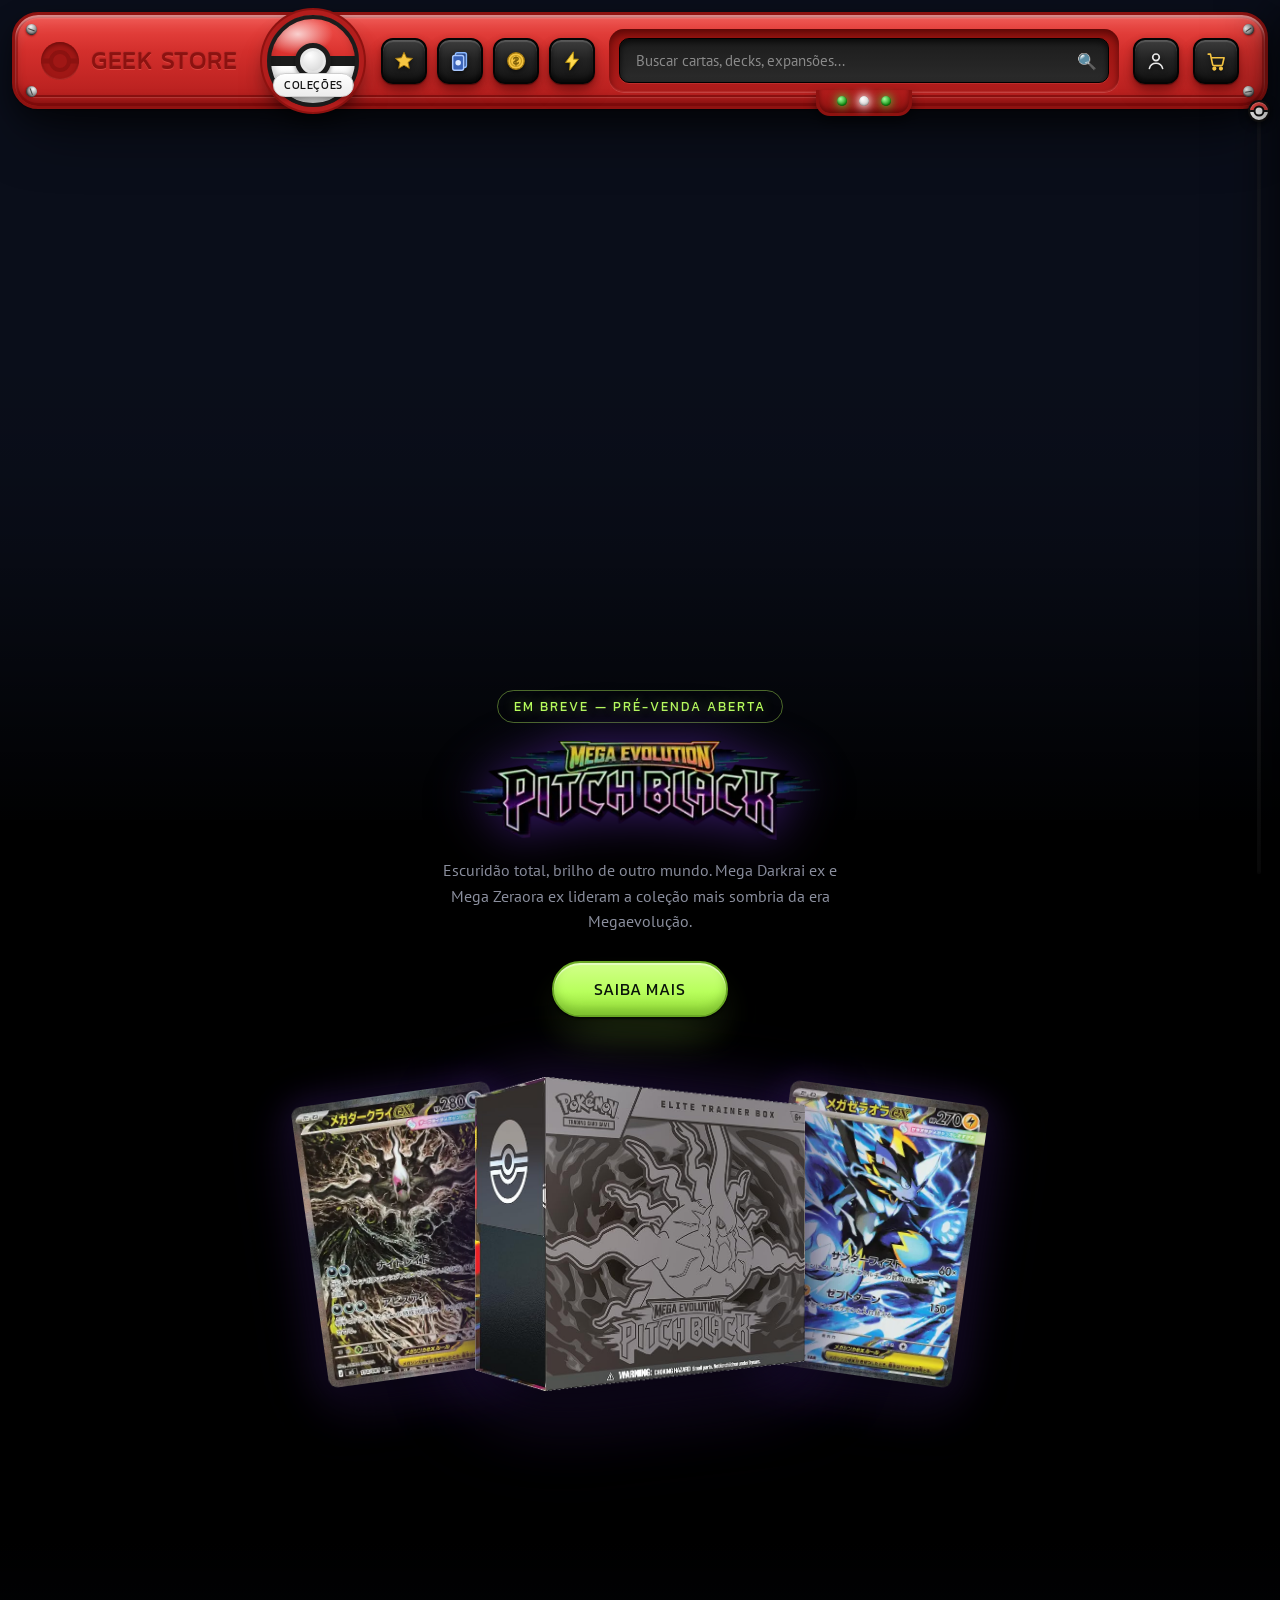
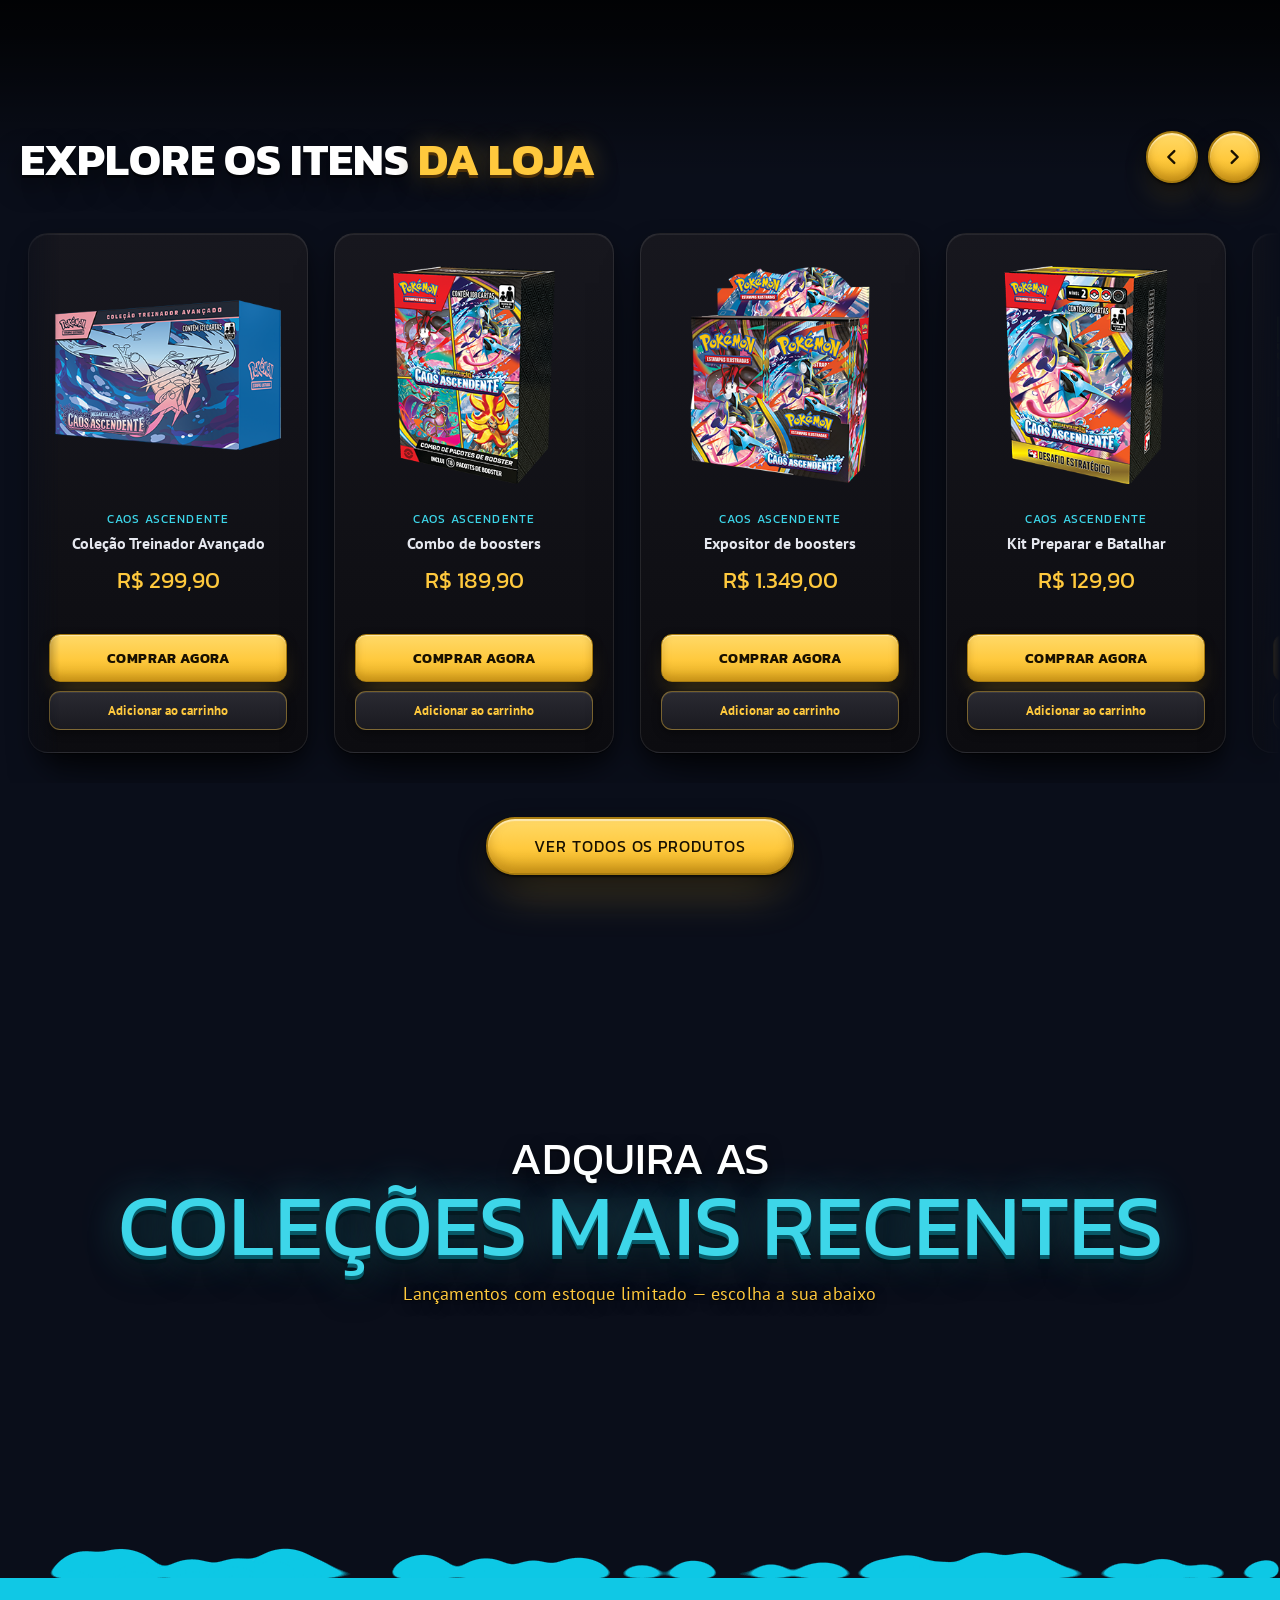
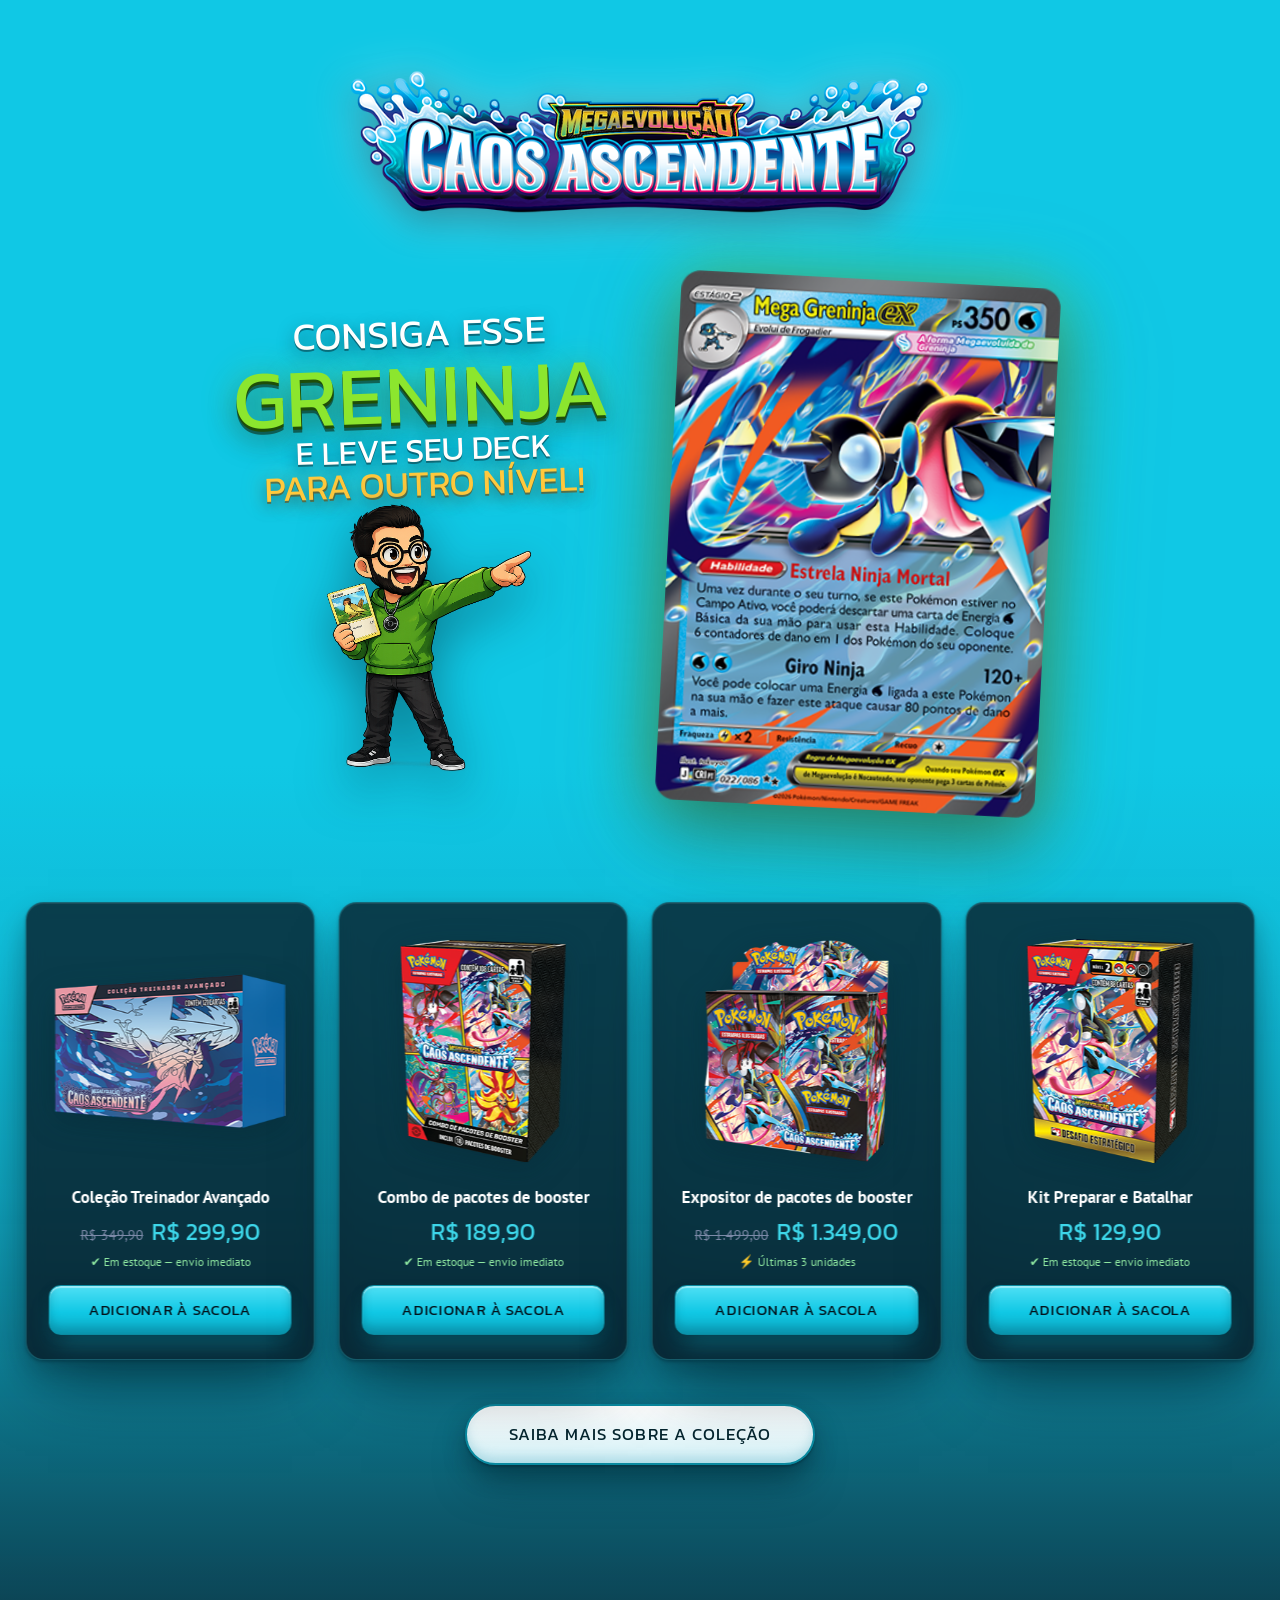
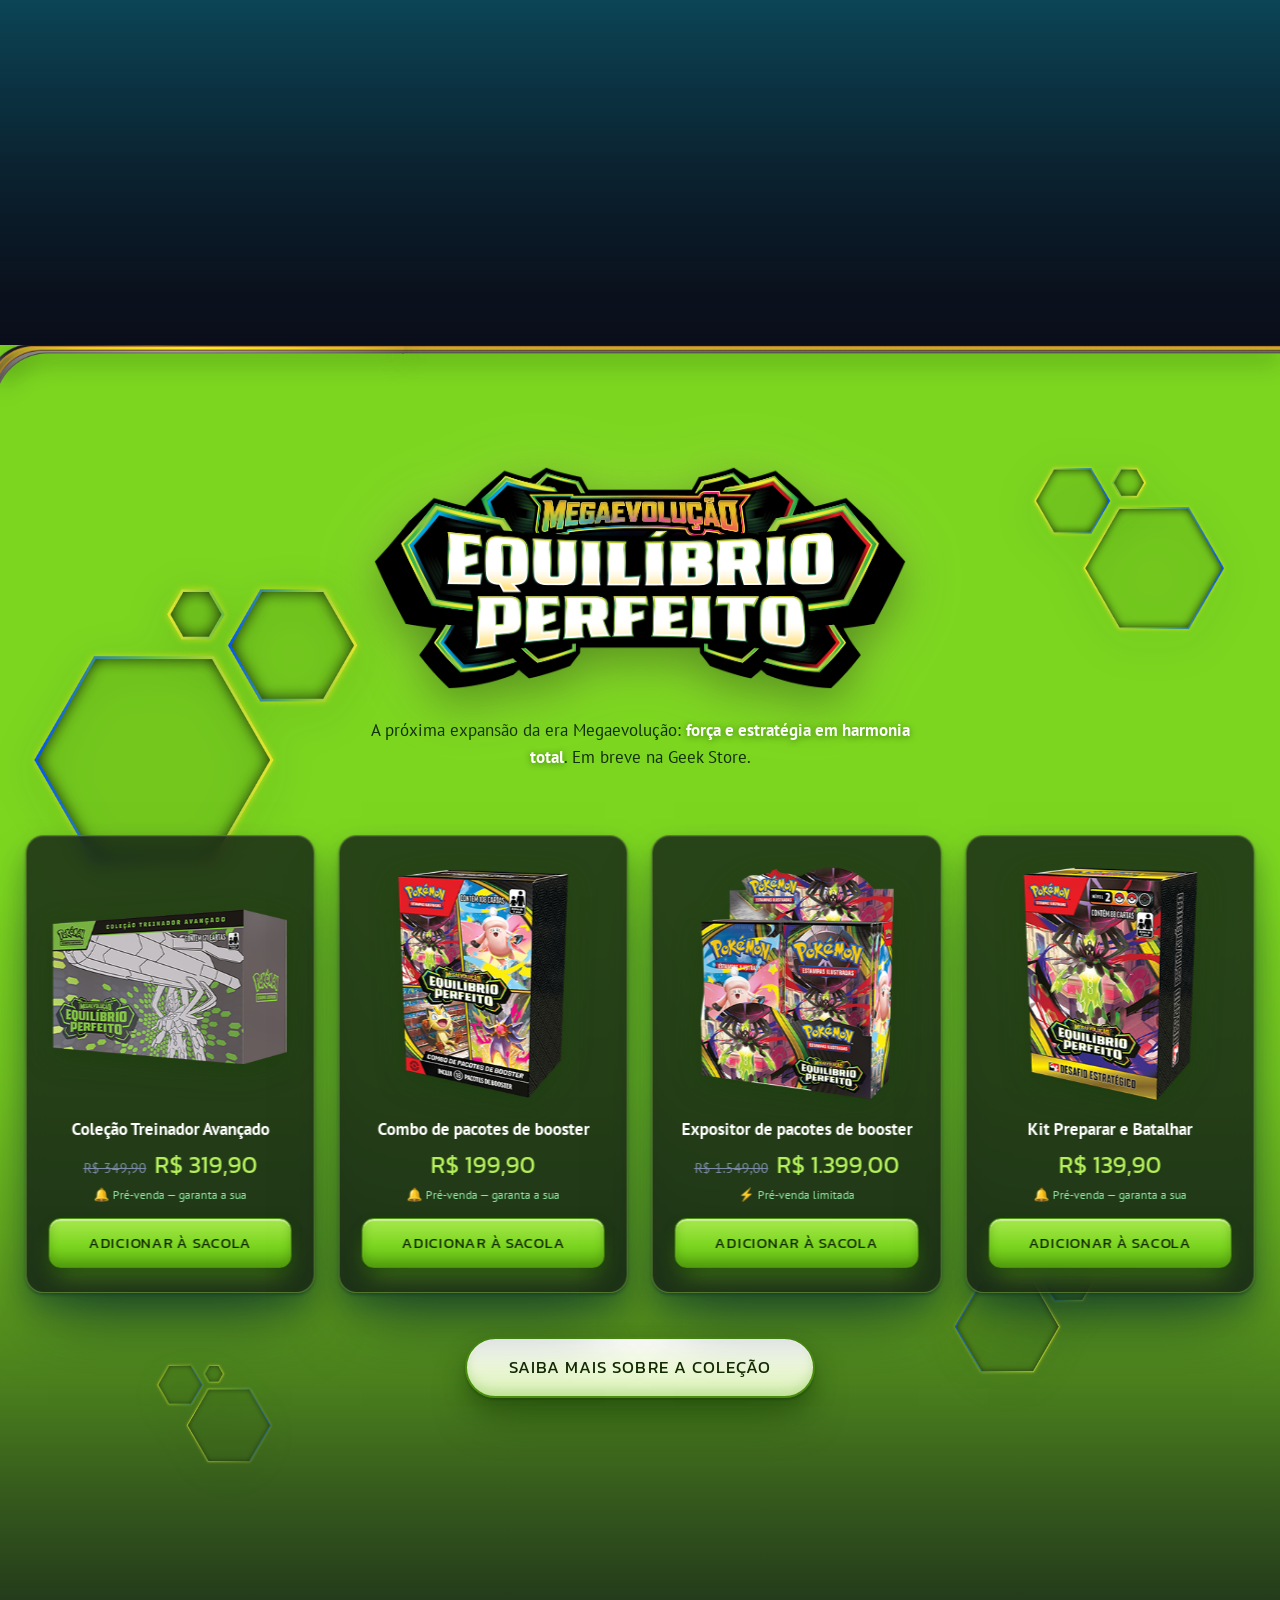
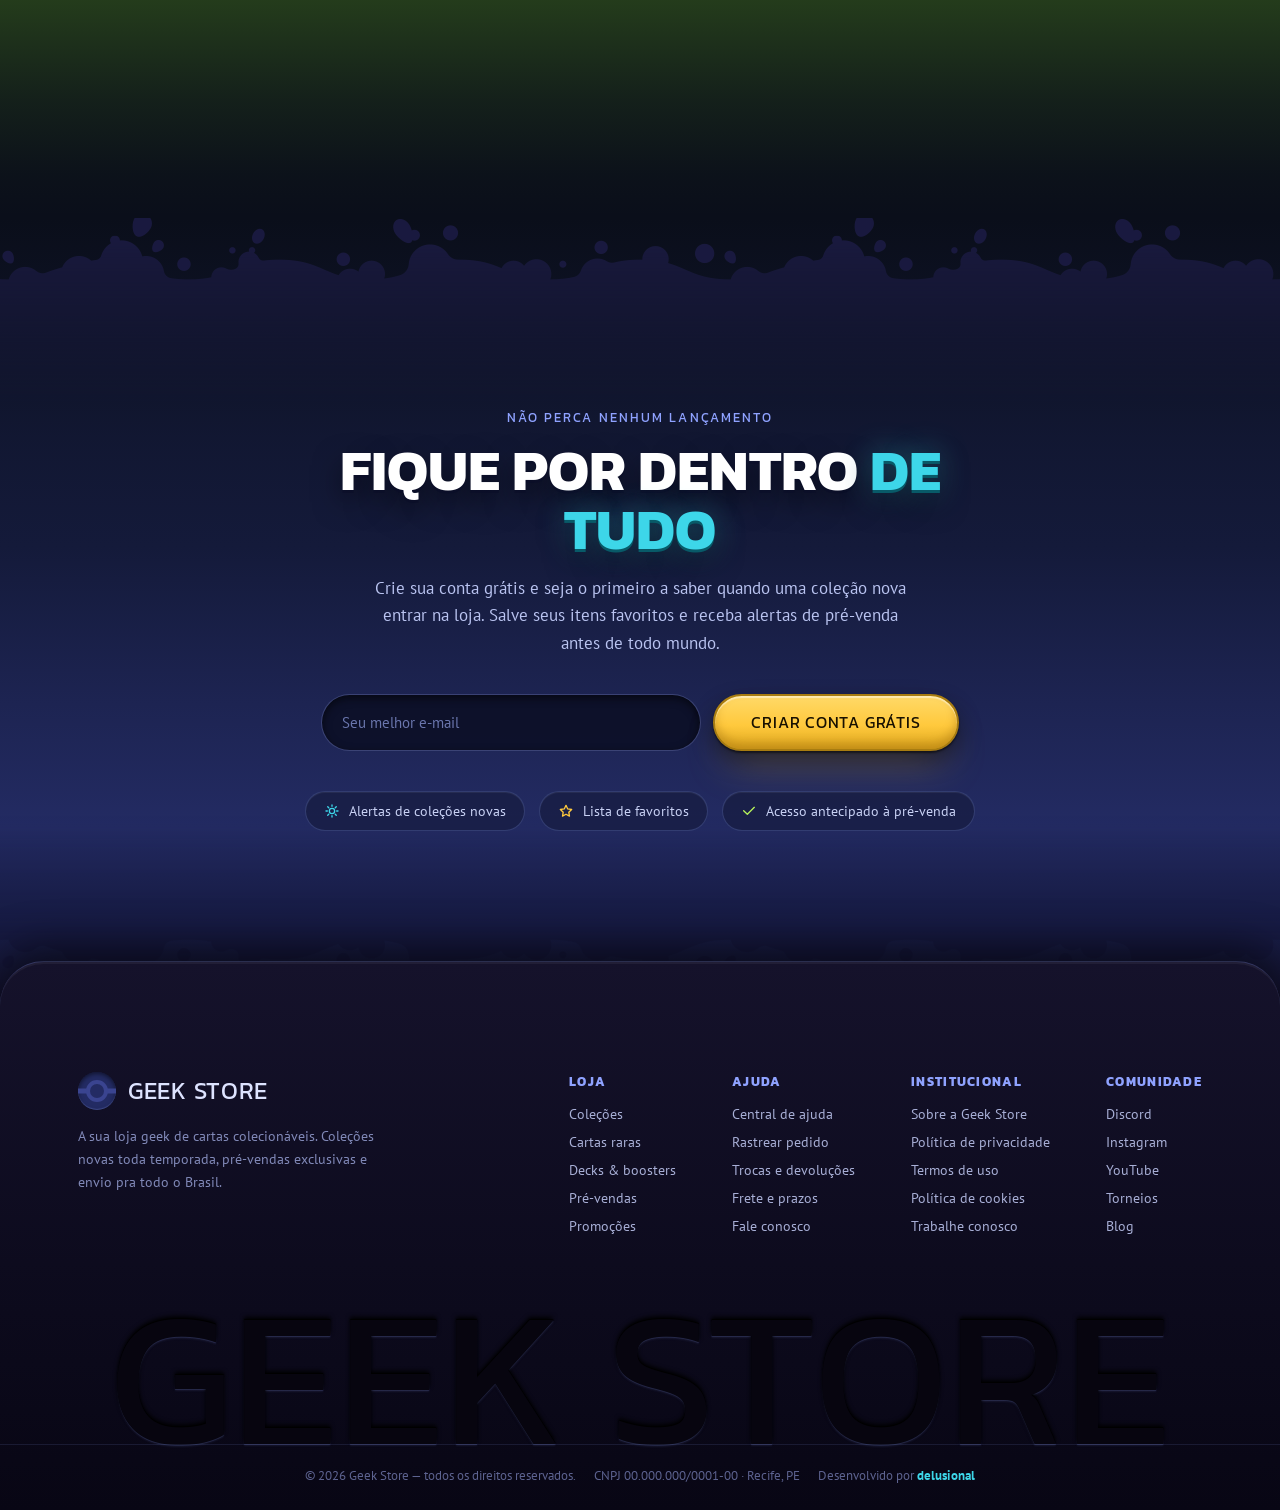
<file: index.html>
<!DOCTYPE html>
<html lang="pt-br">
<head>
<meta charset="UTF-8">
<meta name="viewport" content="width=device-width, initial-scale=1.0">
<title>GEEK STORE — Loja de Cartas Pokémon</title>
<link href="https://fonts.googleapis.com/css?family=Kanit:700|PT+Sans:400,700&display=swap" rel="stylesheet">
<style>
:root{
  /* física de materiais (inspirada no design system do delulu):
     raise = elevado (contato + difusa + longa), sink = afundado */
  --ease-soft:cubic-bezier(0.22,0.61,0.36,1);
  --speed:180ms;
  --btn-raise:
    inset 0 2px 1px rgba(255,255,255,.16),
    inset 0 -3px 5px rgba(0,0,0,.6),
    0 1px 1px rgba(40,0,0,.5),
    0 4px 8px rgba(80,5,5,.45),
    0 12px 22px -10px rgba(40,0,0,.6);
  --btn-raise-hi:
    inset 0 2px 1px rgba(255,255,255,.2),
    inset 0 -3px 5px rgba(0,0,0,.6),
    0 1px 1px rgba(40,0,0,.4),
    0 8px 16px rgba(60,0,0,.5),
    0 22px 34px -14px rgba(30,0,0,.7);
  --btn-sink:
    inset 0 3px 6px rgba(0,0,0,.75),
    inset 0 1px 2px rgba(0,0,0,.6),
    0 1px 0 rgba(255,120,110,.2);

  --color-black:#0a0e1a;
  --color-deep:#101832;
  --color-accent:#e93d82;
  --color-cyan:#3dd6e9;
  --font-heading:'Kanit',sans-serif;
  --font-body:'PT Sans',sans-serif;
}
*{margin:0;padding:0;box-sizing:border-box}
body{background:var(--color-black);color:#fff;font-family:var(--font-body);overflow-x:hidden}

/* ===========================================================
   SCROLLBAR CUSTOM — esconde a nativa, pokébola como thumb
   =========================================================== */
html{scrollbar-width:none;-ms-overflow-style:none}
html::-webkit-scrollbar{display:none}

.pokescroll{position:fixed;right:10px;top:100px;bottom:26px;width:22px;
  z-index:60;display:flex;justify-content:center}
/* trilho: linha fina com brilho */
.pokescroll__rail{width:4px;height:100%;border-radius:99px;cursor:pointer;
  background:linear-gradient(to bottom,rgba(255,255,255,.06),rgba(255,255,255,.14) 50%,rgba(255,255,255,.06));
  box-shadow:inset 0 0 4px rgba(0,0,0,.6)}
/* a pokébola */
.pokescroll__ball{position:absolute;left:50%;top:0;translate:-50% 0;
  width:22px;height:22px;border-radius:50%;cursor:grab;
  border:2px solid #111;
  background:linear-gradient(to bottom,#e8433f 0 44%,#111 44% 56%,#f5f5f5 56% 100%);
  box-shadow:0 2px 8px rgba(0,0,0,.7),inset 0 1px 1px rgba(255,255,255,.35);
  transition:scale var(--speed) var(--ease-soft)}
.pokescroll__ball::after{content:'';position:absolute;left:50%;top:50%;
  translate:-50% -50%;width:7px;height:7px;border-radius:50%;
  background:#fff;border:2px solid #111}
.pokescroll__ball:hover{scale:1.25}
.pokescroll__ball:active{cursor:grabbing;scale:1.15}
@media (max-width:640px){.pokescroll{display:none}}

/* ===========================================================
   0. NAV — estilo "Pokédex de plástico vermelho"
   Técnicas: gradientes pra simular volume do plástico,
   inset shadows pra relevo, radial-gradient pros parafusos/LEDs
   =========================================================== */
.nav{position:fixed;top:12px;left:12px;right:12px;z-index:50;
  display:flex;align-items:center;gap:14px;padding:14px 26px;
  border-radius:26px;
  /* plástico vermelho: brilho em cima, sombra embaixo */
  background:linear-gradient(to bottom,#ef4a45 0%,#d32f2c 40%,#b21d1c 100%);
  box-shadow:
    inset 0 3px 2px rgba(255,255,255,.4),    /* highlight superior forte */
    inset 0 12px 18px -8px rgba(255,255,255,.18),
    inset 0 -6px 10px rgba(80,0,0,.5),       /* sombra inferior (volume) */
    inset 0 0 0 3px rgba(140,10,10,.55),     /* moldura interna (painel duplo) */
    0 1px 2px rgba(0,0,0,.5),                /* contato */
    0 10px 26px rgba(0,0,0,.45),             /* difusa */
    0 34px 60px -20px rgba(0,0,0,.65);       /* longa e recuada */
  border:3px solid #8e1210}
/* linha de vinco horizontal do painel (plástico em duas peças) */
.nav::before{content:'';position:absolute;left:18px;right:18px;bottom:9px;height:2px;
  border-radius:2px;background:rgba(100,5,5,.5);
  box-shadow:0 1px 0 rgba(255,255,255,.12)}
/* parafusos nos 4 cantos */
.screw{position:absolute;width:11px;height:11px;border-radius:50%;
  background:radial-gradient(circle at 35% 28%,#f4f4f4,#9a9a9a 50%,#3f3f3f);
  box-shadow:inset 0 -1px 2px rgba(0,0,0,.7),0 1px 2px rgba(120,10,10,.8)}
/* fenda do parafuso */
.screw::after{content:'';position:absolute;left:2px;right:2px;top:50%;height:1.5px;
  translate:0 -50%;background:rgba(30,30,30,.75);border-radius:2px}
.screw:nth-child(1){top:9px;left:11px;rotate:20deg}
.screw:nth-child(2){top:9px;right:11px;rotate:-35deg}
.screw:nth-child(3){bottom:9px;left:11px;rotate:70deg}
.screw:nth-child(4){bottom:9px;right:11px;rotate:-10deg}

/* logo "gravado" no plástico: sombra clara embaixo + escura em cima */
.nav__logo{display:flex;align-items:center;gap:12px;margin-right:8px;
  font-family:var(--font-heading);font-size:1.55rem;letter-spacing:.03em;
  color:#8c1210;user-select:none;
  text-shadow:0 1px 0 rgba(255,120,110,.35),0 -1px 1px rgba(60,0,0,.5)}
/* emblema pokébola achatado/gravado, tom sobre tom */
.nav__logo-ball{width:38px;height:38px;border-radius:50%;position:relative;
  background:#a01715;
  box-shadow:inset 0 2px 4px rgba(60,0,0,.55),inset 0 -1px 1px rgba(255,120,110,.3)}
.nav__logo-ball::before{content:'';position:absolute;left:0;right:0;top:50%;
  translate:0 -50%;height:5px;background:#8c1210}
.nav__logo-ball::after{content:'';position:absolute;left:50%;top:50%;
  translate:-50% -50%;width:14px;height:14px;border-radius:50%;
  background:#a01715;border:4px solid #8c1210}

/* pokébola central "COLEÇÕES" — com aro de encaixe e brilho de vidro */
.nav__ball{width:92px;height:92px;border-radius:50%;flex-shrink:0;
  margin:-26px 8px;position:relative;cursor:pointer;border:4px solid #1c1c1c;
  background:
    /* brilho de vidro no topo (reflexo curvo) */
    radial-gradient(ellipse 60% 35% at 32% 18%,rgba(255,255,255,.75),rgba(255,255,255,0) 70%),
    linear-gradient(to bottom,#f3524d 0%,#d8302c 44%,#1c1c1c 44% 56%,#fff 56%,#e4e4e4 100%);
  box-shadow:
    0 0 0 5px #b21d1c,                /* aro de encaixe no plástico */
    0 0 0 7px #8e1210,
    0 2px 3px rgba(30,0,0,.5),        /* contato */
    0 10px 20px rgba(0,0,0,.45),      /* difusa */
    0 26px 40px -16px rgba(0,0,0,.65),/* longa e recuada */
    inset 0 -4px 8px rgba(0,0,0,.25);
  transition:transform var(--speed) var(--ease-soft),
             box-shadow var(--speed) var(--ease-soft)}
.nav__ball:hover{transform:translateY(-2px) scale(1.04) rotate(-4deg);
  box-shadow:
    0 0 0 5px #b21d1c,0 0 0 7px #8e1210,
    0 3px 4px rgba(30,0,0,.4),
    0 16px 30px rgba(0,0,0,.5),
    0 34px 54px -18px rgba(0,0,0,.7),
    0 10px 28px -6px rgba(233,61,80,.5),  /* glow tonal vermelho */
    inset 0 -4px 8px rgba(0,0,0,.25)}
.nav__ball:active{transform:translateY(1px) scale(.98);
  box-shadow:
    0 0 0 5px #b21d1c,0 0 0 7px #8e1210,
    0 2px 4px rgba(0,0,0,.4),
    inset 0 4px 10px rgba(0,0,0,.4)}      /* afunda no encaixe */
.nav__ball::after{content:'';position:absolute;left:50%;top:50%;translate:-50% -50%;
  width:26px;height:26px;border-radius:50%;
  background:radial-gradient(circle at 38% 30%,#fff,#d9d9d9 70%);
  border:5px solid #1c1c1c;
  box-shadow:0 0 0 3px #e8e8e8 inset,0 2px 4px rgba(0,0,0,.4)}
.nav__ball span{position:absolute;left:50%;bottom:6px;translate:-50%;z-index:1;
  font-family:var(--font-heading);font-size:.66rem;letter-spacing:.05em;
  background:linear-gradient(to bottom,#fff,#ececec);color:#111;
  padding:3px 10px;border-radius:99px;border:1px solid #cfcfcf;
  box-shadow:0 2px 5px rgba(0,0,0,.35);white-space:nowrap}

/* botões escuros com ícone */
.nav__links{display:flex;gap:10px;flex:0 1 auto}
.nav__btn{display:flex;align-items:center;justify-content:center;
  width:46px;height:46px;border-radius:12px;text-decoration:none;
  background:linear-gradient(to bottom,#3d3d3d 0%,#232323 45%,#141414 100%);
  border:2px solid #050505;
  box-shadow:var(--btn-raise);
  transition:transform var(--speed) var(--ease-soft),
             box-shadow var(--speed) var(--ease-soft),
             filter var(--speed) var(--ease-soft)}
.nav__btn:hover{transform:translateY(-1px);filter:brightness(1.18);
  box-shadow:var(--btn-raise-hi)}
/* active AFUNDA: desce 1px e a sombra vira inset (soft UI) */
.nav__btn:active{transform:translateY(1px);filter:brightness(.92);
  box-shadow:var(--btn-sink)}
.nav__btn svg{width:22px;height:22px;display:block;
  filter:drop-shadow(0 2px 2px rgba(0,0,0,.55))}
.nav__btn--gold{color:#f5c542}

/* painel da busca — recorte fundo no plástico, com moldura em relevo */
.nav__search{flex:1 1 240px;min-width:150px;position:relative;
  background:linear-gradient(to bottom,#96130f,#b21d1c);border-radius:15px;
  padding:9px 10px;
  box-shadow:
    inset 0 4px 8px rgba(50,0,0,.65),        /* recorte fundo */
    inset 0 -1px 1px rgba(255,120,110,.25),  /* borda de baixo pega luz */
    0 1px 0 rgba(255,255,255,.15)}           /* lábio externo iluminado */
.nav__search input{width:100%;padding:12px 44px 12px 16px;border-radius:10px;
  border:1px solid #000;background:linear-gradient(to bottom,#1c1c1c,#2b2b2b);
  color:#ddd;font-family:var(--font-body);font-size:.92rem;outline:none;
  box-shadow:inset 0 3px 6px rgba(0,0,0,.7),0 1px 0 rgba(255,120,110,.2)}
.nav__search input::placeholder{color:#8a8a8a}
/* focus: anel suave em vez de glow duro (padrão soft UI) */
.nav__search input:focus{border-color:rgba(61,214,233,.6);
  box-shadow:inset 0 3px 6px rgba(0,0,0,.7),0 0 0 3px rgba(61,214,233,.22)}
.nav__search .lupa{position:absolute;right:22px;top:50%;translate:0 -50%;
  color:#9a9a9a;pointer-events:none}
/* aba dos LEDs — peça de plástico que SALTA pra fora da barra */
.nav__leds{position:absolute;bottom:-24px;left:50%;translate:-50%;
  display:flex;gap:12px;align-items:center;
  background:linear-gradient(to bottom,#b21d1c,#8e1210);
  padding:6px 18px 7px;border-radius:0 0 14px 14px;
  border:3px solid #8e1210;border-top:none;
  box-shadow:inset 0 -3px 5px rgba(60,0,0,.5),0 6px 12px rgba(0,0,0,.45)}
.nav__leds i{width:10px;height:10px;border-radius:50%;display:block;
  box-shadow:inset 0 -1px 2px rgba(0,0,0,.4)}
.nav__leds i:nth-child(1){background:radial-gradient(circle at 35% 30%,#a5ff9d,#1a9a1a 65%,#0c5c0c);box-shadow:0 0 8px 1px rgba(70,230,70,.8),inset 0 -1px 2px rgba(0,60,0,.6)}
.nav__leds i:nth-child(2){background:radial-gradient(circle at 35% 30%,#fff,#d8d8d8 65%,#9d9d9d);box-shadow:0 0 9px 2px rgba(255,255,255,.85),inset 0 -1px 2px rgba(80,80,80,.5);animation:ledblink 2.2s infinite}
.nav__leds i:nth-child(3){background:radial-gradient(circle at 35% 30%,#a5ff9d,#1a9a1a 65%,#0c5c0c);box-shadow:0 0 8px 1px rgba(70,230,70,.8),inset 0 -1px 2px rgba(0,60,0,.6)}
@keyframes ledblink{0%,88%,100%{opacity:1}94%{opacity:.35}}

/* badge do carrinho */
.nav__btn .badge{position:absolute;top:-6px;right:-6px;width:18px;height:18px;
  border-radius:50%;background:#f5c542;color:#3a2a00;font-size:.68rem;
  font-weight:700;display:flex;align-items:center;justify-content:center;
  font-family:var(--font-body);box-shadow:0 2px 4px rgba(0,0,0,.4)}
.nav__btn{position:relative}

/* ---- mini-carrinho (dropdown com morph fluido) ---- */
.nav__cart-wrap{position:relative;display:flex;align-items:center}

.minicart{position:absolute;top:calc(100% + 16px);right:-6px;width:340px;max-width:86vw;z-index:902;
  transform-origin:top right;color:#eef1f8;font-family:var(--font-body);
  background:linear-gradient(180deg,#172142,#0b1122);
  border:1px solid rgba(245,197,66,.3);
  box-shadow:0 26px 55px -14px rgba(0,0,0,.75),0 0 0 1px rgba(0,0,0,.3);
  border-radius:22px;padding:4px 4px 0;
  opacity:0;visibility:hidden;transform:scale(.35) translateY(-16px);
  transition:opacity .18s ease,transform .2s ease,visibility .2s}
.minicart.open{opacity:1;visibility:visible;transform:scale(1) translateY(0);
  animation:minicart-morph .5s cubic-bezier(.34,1.56,.64,1)}
@keyframes minicart-morph{
  0%  {opacity:0;transform:scale(.3) translateY(-18px);
       border-radius:50% 50% 46% 54% / 62% 60% 40% 42%}
  45% {opacity:1;transform:scale(1.04) translateY(2px);
       border-radius:34px 34px 26px 26px}
  70% {transform:scale(.99) translateY(0);border-radius:20px}
  100%{opacity:1;transform:scale(1) translateY(0);border-radius:22px}
}
/* seta apontando pro ícone */
.minicart::before{content:'';position:absolute;top:-8px;right:20px;width:15px;height:15px;
  background:#172142;border-left:1px solid rgba(245,197,66,.3);
  border-top:1px solid rgba(245,197,66,.3);transform:rotate(45deg);border-radius:4px 0 0 0}

.minicart__head{display:flex;align-items:center;justify-content:space-between;padding:14px 14px 10px}
.minicart__title{font-family:var(--font-heading);text-transform:uppercase;letter-spacing:.03em;
  font-size:1rem;color:#fff}
.minicart__count{font-size:.75rem;color:#f5c542;font-weight:700}

.minicart__items{max-height:288px;overflow-y:auto;padding:0 8px}
.minicart__empty{text-align:center;color:#7c86a2;padding:34px 10px;font-size:.9rem}

.mc-line{display:flex;gap:10px;align-items:center;padding:9px 4px;
  border-bottom:1px solid rgba(255,255,255,.06)}
.mc-line:last-child{border-bottom:none}
.mc-line__img{width:44px;height:44px;border-radius:9px;object-fit:contain;background:#fff;flex-shrink:0}
.mc-line__info{flex:1;min-width:0}
.mc-line__name{font-size:.8rem;color:#eef1f8;font-weight:700;line-height:1.2;
  white-space:nowrap;overflow:hidden;text-overflow:ellipsis}
.mc-line__meta{font-size:.75rem;color:#9aa3bd;margin-top:2px}
.mc-line__meta b{color:#f5c542}
.mc-line__rm{background:none;border:none;color:#818aa6;cursor:pointer;padding:4px;
  border-radius:6px;line-height:0;transition:.15s;flex-shrink:0}
.mc-line__rm:hover{color:#ff6b6b;background:rgba(255,107,107,.1)}

.minicart__foot{padding:12px 14px 15px;border-top:1px solid rgba(255,255,255,.1);margin-top:2px}
.minicart__total{display:flex;justify-content:space-between;align-items:baseline;margin-bottom:12px}
.minicart__total span{color:#aab2ca;font-size:.9rem}
.minicart__total strong{font-family:var(--font-heading);font-size:1.35rem;color:#fff}
.minicart__actions{display:flex;flex-direction:column;gap:8px}
.minicart__btn{width:100%;padding:12px;border-radius:11px;cursor:pointer;border:none;
  font-family:var(--font-heading);text-transform:uppercase;letter-spacing:.03em;
  font-size:.9rem;font-weight:700;transition:.16s}
.minicart__btn--buy{background:linear-gradient(180deg,#ffd24d,#f5a814);color:#3a2600;
  box-shadow:0 6px 15px -4px rgba(245,168,20,.5)}
.minicart__btn--buy:hover{filter:brightness(1.06);transform:translateY(-1px)}
.minicart__btn--buy:active{transform:translateY(1px)}
.minicart__btn--view{background:rgba(255,255,255,.06);color:#eef1f8;border:1px solid rgba(255,255,255,.2)}
.minicart__btn--view:hover{background:rgba(255,255,255,.12);border-color:#f5c542;color:#fff}
.minicart__btn:disabled{opacity:.4;cursor:not-allowed;filter:grayscale(.3);transform:none;box-shadow:none}

@media (max-width:1100px){
  .nav{flex-wrap:wrap;justify-content:center}
  .nav__ball{margin:4px}
}

/* ===========================================================
   1. HERO — vídeo de fundo (é assim que o site original faz o
   "efeito de água": um mp4 em loop atrás do conteúdo)
   =========================================================== */
.hero{position:relative;height:100vh;display:flex;align-items:center;justify-content:center;overflow:hidden}
.hero__video{position:absolute;inset:0;width:100%;height:100%;object-fit:cover;z-index:0}
/* dissolve suave do vídeo pro preto da seção Pitch Black:
   opacidade em curva ease (mesma técnica do fade da seção azul) */
.hero__fade{position:absolute;inset:0;z-index:1;
  background:linear-gradient(to bottom,
    rgba(0,0,0,0)    0%,
    rgba(0,0,0,0)    38%,
    rgba(0,0,0,.06)  50%,
    rgba(0,0,0,.18)  60%,
    rgba(0,0,0,.38)  69%,
    rgba(0,0,0,.58)  77%,
    rgba(0,0,0,.76)  84%,
    rgba(0,0,0,.9)   90%,
    rgba(0,0,0,.97)  95%,
    #000             100%)}
.hero__content{position:relative;z-index:2;text-align:center;padding:0 20px}
.hero__title{font-family:var(--font-heading);font-size:clamp(2.5rem,8vw,6rem);
  text-transform:uppercase;line-height:.95;letter-spacing:.02em;
  background:linear-gradient(120deg,#fff 30%,var(--color-cyan) 50%,#fff 70%);
  background-size:200% auto;-webkit-background-clip:text;background-clip:text;
  -webkit-text-fill-color:transparent;
  animation:shineText 4s linear infinite}
@keyframes shineText{to{background-position:200% center}}
.hero__sub{margin-top:16px;font-size:1.1rem;color:#cdd6f4;text-shadow:0 2px 12px rgba(0,0,0,.8)}

/* ===========================================================
   2. CANVAS DE ÁGUA — ondulação interativa (ripple) que segue
   o mouse, por cima do vídeo. Simulação clássica de water
   ripple em 2 buffers.
   =========================================================== */
#water{position:absolute;inset:0;z-index:1;pointer-events:none;mix-blend-mode:screen;opacity:.55}

/* ===========================================================
   3. CARTAS HOLOGRÁFICAS — perspectiva 3D + shine seguindo o
   mouse (mesma técnica do card__shine / perspective-card
   do site original)
   =========================================================== */
.cards{padding:100px 20px;max-width:1100px;margin:0 auto}
.cards h2{font-family:var(--font-heading);text-transform:uppercase;text-align:center;
  font-size:clamp(1.8rem,4vw,3rem);margin-bottom:60px;color:var(--color-cyan)}
.cards__grid{display:flex;gap:40px;justify-content:center;flex-wrap:wrap}

.pcard{width:260px;aspect-ratio:63/88;perspective:1000px;cursor:pointer}
.pcard__inner{position:relative;width:100%;height:100%;border-radius:14px;
  transform-style:preserve-3d;transition:transform .12s ease-out;
  background:linear-gradient(160deg,#1b2a52,#0d1330 60%,#251b52);
  box-shadow:0 20px 60px rgba(0,0,0,.6);overflow:hidden;
  display:flex;align-items:center;justify-content:center}
.pcard__inner::before{ /* moldura */
  content:"";position:absolute;inset:8px;border:2px solid rgba(255,255,255,.15);
  border-radius:10px;pointer-events:none}
.pcard__label{font-family:var(--font-heading);font-size:1.4rem;text-transform:uppercase;
  color:rgba(255,255,255,.85);text-align:center;padding:0 14px}
/* o SHINE: gradiente radial que se move com o mouse */
.pcard__shine{position:absolute;inset:0;pointer-events:none;
  background:radial-gradient(circle at var(--mx,50%) var(--my,50%),
    rgba(255,255,255,.35) 0%,
    rgba(61,214,233,.18) 25%,
    transparent 60%);
  mix-blend-mode:overlay;transition:opacity .3s;opacity:0}
/* o HOLO: faixas de arco-íris que deslizam conforme a inclinação */
.pcard__holo{position:absolute;inset:0;pointer-events:none;opacity:0;transition:opacity .3s;
  background:linear-gradient(115deg,
    transparent 20%,
    rgba(233,61,130,.25) 36%,
    rgba(61,214,233,.25) 44%,
    rgba(233,203,61,.25) 52%,
    transparent 70%);
  background-size:250% 250%;
  background-position:calc(var(--mx,50%)) calc(var(--my,50%));
  mix-blend-mode:color-dodge;filter:brightness(1.2) saturate(1.4)}
.pcard:hover .pcard__shine,.pcard:hover .pcard__holo{opacity:1}

/* ===========================================================
   3a-2. EXPLORE A LOJA — carrossel estilo mercado
   =========================================================== */
.shop{position:relative;padding:190px 0 100px;overflow:hidden;
  background:#0a0e14 url("assets/pattern-black.jpg") repeat;
  background-size:60px;background-attachment:fixed}
/* transição vinda da Pitch Black: o preto dela dissolve por cima
   do pattern (fade de opacidade dentro DESTA seção — nada é clipado) */
.shop::before{content:'';position:absolute;top:0;left:0;right:0;height:240px;
  pointer-events:none;z-index:0;
  background:linear-gradient(to bottom,
    #000 0%,rgba(0,0,0,.91) 20%,rgba(0,0,0,.74) 38%,
    rgba(0,0,0,.52) 55%,rgba(0,0,0,.3) 71%,
    rgba(0,0,0,.13) 85%,rgba(0,0,0,.04) 94%,rgba(0,0,0,0) 100%)}
.shop__inner,.shop__track,.shop__more{position:relative;z-index:1}
.shop__inner{max-width:1280px;margin:0 auto;padding:0 20px}
.shop__head{display:flex;align-items:flex-end;justify-content:space-between;
  gap:20px;margin-bottom:36px;flex-wrap:wrap}
.shop__title{font-family:var(--font-heading);text-transform:uppercase;
  font-size:clamp(1.7rem,3.6vw,2.8rem);line-height:1;color:#fff;
  text-shadow:0 3px 0 rgba(0,0,0,.55),0 10px 24px rgba(0,0,0,.6)}
.shop__title span{color:#ffc93d;
  text-shadow:0 3px 0 rgba(120,70,0,.55),0 10px 24px rgba(0,0,0,.6),
    0 0 26px rgba(255,201,61,.35)}
.shop__nav{display:flex;gap:10px}
.shop__arrow{width:52px;height:52px;border-radius:50%;cursor:pointer;
  display:flex;align-items:center;justify-content:center;
  border:2px solid #a87c10;color:#181000;
  background:linear-gradient(to bottom,#ffd968,#ffc93d 55%,#e0a91f);
  box-shadow:inset 0 2px 1px rgba(255,255,255,.5),inset 0 -5px 9px rgba(150,100,10,.4),
    0 2px 2px rgba(0,0,0,.55),0 8px 18px rgba(0,0,0,.5),
    0 20px 34px -12px rgba(255,201,61,.35);
  transition:transform var(--speed) var(--ease-soft),
             box-shadow var(--speed) var(--ease-soft),filter var(--speed) var(--ease-soft)}
.shop__arrow svg{width:22px;height:22px}
.shop__arrow:hover{transform:translateY(-2px);filter:brightness(1.07);
  box-shadow:inset 0 2px 1px rgba(255,255,255,.5),inset 0 -5px 9px rgba(150,100,10,.4),
    0 3px 3px rgba(0,0,0,.5),0 14px 26px rgba(0,0,0,.55),
    0 28px 46px -14px rgba(255,201,61,.5)}
.shop__arrow:active{transform:translateY(1px);filter:brightness(.94);
  box-shadow:inset 0 3px 8px rgba(120,80,5,.55),0 2px 4px rgba(0,0,0,.5)}

/* trilho: scroll horizontal com snap; as pontas dissolvem com
   mask-image em vez de cortar seco */
.shop__track{display:flex;gap:26px;overflow-x:auto;
  padding:14px max(28px,calc((100vw - 1280px)/2)) 30px;
  scroll-snap-type:x mandatory;scrollbar-width:none;
  -webkit-mask:linear-gradient(to right,
    transparent 0,#000 60px,#000 calc(100% - 60px),transparent 100%);
  mask:linear-gradient(to right,
    transparent 0,#000 60px,#000 calc(100% - 60px),transparent 100%)}
.shop__track::-webkit-scrollbar{display:none}
.shop-item{flex:0 0 280px;scroll-snap-align:center;
  background:linear-gradient(180deg,#17171e 0%,#0c0c10 100%);
  border:1px solid rgba(255,255,255,.09);border-radius:20px;
  padding:22px 20px;text-align:center;display:flex;flex-direction:column;
  box-shadow:inset 0 1px 0 rgba(255,255,255,.07),0 1px 1px rgba(0,0,0,.6),
    0 10px 20px rgba(0,0,0,.5),0 30px 50px -20px rgba(0,0,0,.7);
  transition:transform var(--speed) var(--ease-soft),
             border-color var(--speed) var(--ease-soft),
             box-shadow var(--speed) var(--ease-soft)}
.shop-item:hover{transform:translateY(-5px);border-color:rgba(255,201,61,.5);
  box-shadow:inset 0 1px 0 rgba(255,255,255,.09),0 2px 2px rgba(0,0,0,.5),
    0 18px 32px rgba(0,0,0,.55),0 44px 70px -22px rgba(255,201,61,.3)}
.shop-item__img{width:100%;aspect-ratio:1;object-fit:contain;border-radius:12px;
  background:#fff;margin-bottom:16px}
.shop-item__img--dark{background:transparent}
.shop-item__tag{font-size:.72rem;text-transform:uppercase;letter-spacing:.1em;
  font-family:var(--font-heading);margin-bottom:5px}
.shop-item__tag--cyan{color:#3dd6e9}
.shop-item__tag--green{color:#b4f05a}
.shop-item__tag--purple{color:#b18aff}
.shop-item__tag--red{color:#ff8b6a}
.shop-item__tag--pink{color:#ff7ab0}
.shop-item__tag--blue{color:#5aa9ff}
.shop-item__name{font-weight:700;font-size:1rem;line-height:1.3;color:#e6e8ef;
  margin-bottom:8px}
.shop-item__price{font-family:var(--font-heading);font-size:1.45rem;color:#ffc93d;
  margin-bottom:16px}
/* dois CTAs: comprar agora (primário dourado) + carrinho (secundário) */
.shop-item__actions{margin-top:auto;display:flex;flex-direction:column;gap:9px}
.shop-item__buy{display:block;font-size:.9rem;font-weight:700;
  font-family:var(--font-heading);text-transform:uppercase;letter-spacing:.04em;
  color:#181000;text-decoration:none;padding:12px 10px;border-radius:11px;
  background:linear-gradient(to bottom,#ffd968,#ffc93d 55%,#e0a91f);
  border:1px solid #a87c10;
  box-shadow:inset 0 1px 1px rgba(255,255,255,.5),inset 0 -5px 9px rgba(150,100,10,.35),
    0 3px 8px rgba(0,0,0,.5),0 12px 22px -8px rgba(255,201,61,.35);
  transition:transform var(--speed) var(--ease-soft),filter var(--speed) var(--ease-soft),
             box-shadow var(--speed) var(--ease-soft)}
.shop-item__buy:hover{transform:translateY(-1px);filter:brightness(1.07)}
.shop-item__buy:active{transform:translateY(1px);filter:brightness(.93);
  box-shadow:inset 0 3px 6px rgba(120,80,5,.55)}
.shop-item__cart{display:block;font-size:.82rem;font-weight:700;
  color:#ffc93d;text-decoration:none;padding:10px;border-radius:11px;
  background:linear-gradient(to bottom,#2a2a32,#1a1a20);
  border:1px solid rgba(255,201,61,.4);
  box-shadow:inset 0 1px 0 rgba(255,255,255,.08),0 3px 8px rgba(0,0,0,.4);
  transition:transform var(--speed) var(--ease-soft),
             border-color var(--speed) var(--ease-soft),
             background var(--speed) var(--ease-soft),
             box-shadow var(--speed) var(--ease-soft)}
.shop-item__cart:hover{transform:translateY(-1px);border-color:#ffc93d;
  background:linear-gradient(to bottom,#33332b,#1f1f18)}
.shop-item__cart:active{transform:translateY(1px);
  box-shadow:inset 0 3px 6px rgba(0,0,0,.6)}

.shop__more{text-align:center;margin-top:34px}
.shop__more-btn{display:inline-block;font-family:var(--font-heading);
  text-transform:uppercase;letter-spacing:.06em;font-size:1rem;
  color:#181000;text-decoration:none;padding:15px 46px;border-radius:99px;
  background:linear-gradient(to bottom,#ffd968,#ffc93d 55%,#e0a91f);
  border:2px solid #a87c10;
  box-shadow:inset 0 2px 1px rgba(255,255,255,.5),inset 0 -7px 12px rgba(150,100,10,.4),
    0 2px 2px rgba(0,0,0,.55),0 10px 24px rgba(0,0,0,.5),
    0 26px 46px -14px rgba(255,201,61,.35);
  transition:transform var(--speed) var(--ease-soft),
             box-shadow var(--speed) var(--ease-soft),filter var(--speed) var(--ease-soft)}
.shop__more-btn:hover{transform:translateY(-2px);filter:brightness(1.06)}
.shop__more-btn:active{transform:translateY(1px);filter:brightness(.94);
  box-shadow:inset 0 3px 8px rgba(120,80,5,.55),0 2px 4px rgba(0,0,0,.5)}

/* ===========================================================
   3b. PRODUTOS EM DESTAQUE — o famoso "efeito de água"!
   No site original é WebGL2: bolhas instanciadas sobem,
   levam blur gaussiano e um shader de threshold pinta de
   ciano. Aqui reproduzo com a técnica "gooey": canvas com
   bolhas + filter: blur() contrast() — mesmo resultado visual.
   =========================================================== */
.featured{position:relative;padding:160px 20px 220px;overflow:hidden;
  /* fundo ESCURO com o padrão de losangos — a água ciano é desenhada
     por cima pelo canvas (como o WebGL do original) */
  background:#0a0e14 url("assets/pattern-black.jpg") repeat;
  background-size:60px;
  background-attachment:fixed} /* mesma grade das outras seções */
/* filtro SVG gooey: funde as gotas SEM alterar o fundo ciano
   (blur + curva de alpha, aplicado só no canvas transparente) */
.featured__goo{position:absolute;inset:0;z-index:0;pointer-events:none;
  filter:url(#goo)}
#goo-canvas{width:100%;height:100%;display:block}
/* SEÇÃO AZUL — continuação da água. Mesmo ciano do canvas
   (rgb(16,200,229)), emendando sem costura com o fim da seção
   anterior. No final, fade muuuito suave até o escuro. */
.aqua{position:relative;padding:80px 20px 480px;
  /* fade de OPACIDADE pura: o mesmo ciano indo de 100% a 0%,
     sempre a mesma cor — só o alpha desce, bem gradativo.
     As paradas seguem uma curva suave (ease), sem corte seco. */
  background:linear-gradient(to bottom,
    rgba(16,200,229,1)   0%,
    rgba(16,200,229,1)   40%,
    rgba(16,200,229,.92) 52%,
    rgba(16,200,229,.78) 62%,
    rgba(16,200,229,.58) 71%,
    rgba(16,200,229,.38) 79%,
    rgba(16,200,229,.21) 86%,
    rgba(16,200,229,.09) 92%,
    rgba(16,200,229,.02) 97%,
    rgba(16,200,229,0)   100%),
    /* o MESMO padrão de losangos da próxima seção fica atrás do azul:
       quando a opacidade chega a 0, ele já está lá — sem corte seco */
    url("assets/pattern-black.jpg") #0a0e14;
  background-size:auto,60px;
  /* "fixed" ancora o tile na grade do viewport — as duas seções
     desenham o padrão alinhado, sem desencontro na emenda */
  background-attachment:scroll,fixed;
}
.aqua__inner{position:relative;z-index:1;max-width:1100px;margin:0 auto;text-align:center}

/* CAOS ASCENDENTE — vitrine da coleção sobre a água */
.chaos__hero{display:flex;flex-direction:column;align-items:center;
  justify-content:center;gap:44px;margin-bottom:64px}
.chaos__logo{width:min(580px,90vw);
  /* parece emergir da água: sombra dura curta + glow claro */
  filter:drop-shadow(0 10px 18px rgba(3,60,72,.45))
         drop-shadow(0 0 26px rgba(255,255,255,.35));
  animation:chaosBob 6s ease-in-out infinite}
@keyframes chaosBob{0%,100%{translate:0 0}50%{translate:0 -12px}} /* boia na água */

/* BLOCO DA CARTA — estilo pôster: headline em camadas à esquerda,
   boneco apontando embaixo, carta grande com glow à direita */
.chaos__luck{display:flex;align-items:center;justify-content:center;
  gap:56px;margin:10px auto 30px;max-width:1100px;flex-wrap:wrap}
.chaos__luck-left{display:flex;flex-direction:column;align-items:center;gap:0}

/* headline "sticker": linhas empilhadas, Kanit pesada, uppercase */
.luck-headline{display:flex;flex-direction:column;align-items:center;
  font-family:var(--font-heading);text-transform:uppercase;line-height:.98;
  rotate:-2deg;margin-bottom:8px}
.luck-headline .l1{font-size:clamp(1.6rem,3vw,2.4rem);color:#fff;
  text-shadow:0 2px 0 rgba(4,50,62,.55),0 6px 16px rgba(3,40,52,.5);
  letter-spacing:.02em}
.luck-headline .l2{font-size:clamp(3rem,6.5vw,5.2rem);color:#8ce62e;
  letter-spacing:.01em;
  /* contorno escuro + relevo, efeito adesivo */
  text-shadow:
    0 3px 0 #1e4d08,0 6px 0 rgba(10,30,4,.55),
    0 12px 26px rgba(3,40,52,.55),0 0 34px rgba(140,230,46,.45)}
.luck-headline .l3{font-size:clamp(1.4rem,2.6vw,2.1rem);color:#fff;
  text-shadow:0 2px 0 rgba(4,50,62,.55),0 6px 14px rgba(3,40,52,.5)}
.luck-headline .l4{font-size:clamp(1.5rem,2.8vw,2.3rem);color:#ffc93d;
  text-shadow:0 2px 0 rgba(120,70,0,.6),0 6px 14px rgba(3,40,52,.5),
    0 0 26px rgba(255,201,61,.4)}
/* mascote apontando pra carta */
.chaos__boneco{width:380px;flex-shrink:0;margin-top:-6px;
  filter:drop-shadow(0 16px 26px rgba(3,50,62,.5));
  animation:bonecoPoint 3.2s ease-in-out infinite;transform-origin:bottom center}
/* balanço de "olha isso aqui!": inclina levemente na direção da carta */
@keyframes bonecoPoint{0%,100%{rotate:0deg;translate:0 0}50%{rotate:2.5deg;translate:6px -4px}}
@media (max-width:900px){.chaos__boneco{width:220px}}
/* wrapper: perspectiva 3D + glow + boiar (o tilt vai no .holo-inner) */
.chaos__carta-wrap{flex-shrink:0;rotate:3deg;perspective:1000px;cursor:pointer;
  filter:drop-shadow(0 24px 38px rgba(3,50,62,.55))
         drop-shadow(0 0 30px rgba(140,230,46,.5));
  animation:chaosBob 6s ease-in-out infinite;animation-delay:3s}
.chaos__carta-wrap .holo-inner{position:relative;border-radius:15px;overflow:hidden;
  transform-style:preserve-3d;transition:transform .12s ease-out}
.chaos__carta{width:380px;display:block;border-radius:15px}
.chaos__carta-wrap:hover .pcard__shine,
.chaos__carta-wrap:hover .pcard__holo{opacity:1}
.chaos__luck-text{max-width:640px;text-align:center}
.chaos__luck-text .kicker{font-family:var(--font-heading);text-transform:uppercase;
  font-size:.85rem;letter-spacing:.14em;color:#06333f;margin-bottom:6px}
.chaos__luck-text h3{font-family:var(--font-heading);text-transform:uppercase;
  font-size:clamp(1.7rem,3.4vw,2.6rem);line-height:1.02;color:#fff;
  text-shadow:0 2px 0 rgba(4,60,74,.5),0 8px 22px rgba(3,50,62,.5);margin-bottom:12px}
.chaos__luck-text p{color:#083b48;line-height:1.55;margin-bottom:20px;font-size:1.02rem}
.chaos__luck-cta{display:inline-block;font-family:var(--font-heading);
  text-transform:uppercase;letter-spacing:.06em;font-size:1rem;
  color:#fff;text-decoration:none;padding:14px 30px;border-radius:99px;
  background:linear-gradient(to bottom,#ff5f58 0%,#e2312d 55%,#b81f1e 100%);
  border:2px solid #8e1210;
  box-shadow:inset 0 2px 1px rgba(255,255,255,.35),inset 0 -8px 14px rgba(120,10,10,.45),
    0 2px 2px rgba(3,40,52,.4),0 10px 22px rgba(3,40,52,.45),
    0 26px 44px -14px rgba(180,20,20,.55);
  transition:transform var(--speed) var(--ease-soft),
             box-shadow var(--speed) var(--ease-soft),filter var(--speed) var(--ease-soft)}
.chaos__luck-cta:hover{transform:translateY(-2px);filter:brightness(1.08);
  box-shadow:inset 0 2px 1px rgba(255,255,255,.35),inset 0 -8px 14px rgba(120,10,10,.45),
    0 3px 3px rgba(3,40,52,.35),0 16px 32px rgba(3,40,52,.5),
    0 36px 58px -16px rgba(180,20,20,.65)}
.chaos__luck-cta:active{transform:translateY(1px);filter:brightness(.94);
  box-shadow:inset 0 4px 10px rgba(90,5,5,.6),0 2px 4px rgba(3,40,52,.35)}
@media (max-width:760px){.chaos__luck-text{text-align:center}}

/* botão "saiba mais" — centralizado abaixo da vitrine */
.chaos__more{text-align:center;margin-top:44px}
.chaos__more-btn{display:inline-block;font-family:var(--font-heading);
  text-transform:uppercase;letter-spacing:.06em;font-size:1.05rem;
  color:#04252e;text-decoration:none;padding:16px 42px;border-radius:99px;
  background:linear-gradient(to bottom,#fff,#e8f8fb 55%,#cfeef5);
  border:2px solid #0a8ba1;
  box-shadow:inset 0 2px 1px rgba(255,255,255,.8),inset 0 -6px 10px rgba(120,190,205,.35),
    0 2px 2px rgba(3,40,52,.4),0 10px 22px rgba(3,40,52,.4),
    0 26px 44px -14px rgba(3,40,52,.5);
  transition:transform var(--speed) var(--ease-soft),
             box-shadow var(--speed) var(--ease-soft),filter var(--speed) var(--ease-soft)}
.chaos__more-btn:hover{transform:translateY(-2px);filter:brightness(1.03);
  box-shadow:inset 0 2px 1px rgba(255,255,255,.8),inset 0 -6px 10px rgba(120,190,205,.35),
    0 3px 3px rgba(3,40,52,.35),0 16px 30px rgba(3,40,52,.45),
    0 36px 58px -16px rgba(16,200,229,.5)}
.chaos__more-btn:active{transform:translateY(1px);filter:brightness(.96);
  box-shadow:inset 0 3px 8px rgba(60,120,135,.5),0 2px 4px rgba(3,40,52,.35)}

/* variante verde do "saiba mais" (Equilíbrio Perfeito) */
.chaos__more-btn--green{color:#122b02;border-color:#4a8f0d;
  background:linear-gradient(to bottom,#fff,#eefad8 55%,#d8f0b4);
  box-shadow:inset 0 2px 1px rgba(255,255,255,.8),inset 0 -6px 10px rgba(150,200,100,.35),
    0 2px 2px rgba(20,60,5,.4),0 10px 22px rgba(20,60,5,.4),
    0 26px 44px -14px rgba(20,60,5,.5)}
.chaos__more-btn--green:hover{
  box-shadow:inset 0 2px 1px rgba(255,255,255,.8),inset 0 -6px 10px rgba(150,200,100,.35),
    0 3px 3px rgba(20,60,5,.35),0 16px 30px rgba(20,60,5,.45),
    0 36px 58px -16px rgba(124,214,32,.55)}
.chaos__more-btn--green:active{
  box-shadow:inset 0 3px 8px rgba(90,130,50,.5),0 2px 4px rgba(20,60,5,.35)}

/* foto real do produto dentro do card */
.product__img{width:100%;aspect-ratio:1;object-fit:contain;margin-bottom:14px;
  filter:drop-shadow(0 8px 14px rgba(3,40,52,.4));
  transition:transform var(--speed) var(--ease-soft)}
.product:hover .product__img{transform:scale(1.05) translateY(-3px)}

.featured__inner{position:relative;z-index:1;max-width:1100px;margin:0 auto;text-align:center}
/* headline de venda — mesmo estilo "sticker" do bloco do Greninja */
.featured__headline{display:flex;flex-direction:column;align-items:center;
  font-family:var(--font-heading);text-transform:uppercase;line-height:1;
  margin-bottom:56px}
.featured__headline .fh1{font-size:clamp(2rem,3.6vw,3rem);color:#fff;
  text-shadow:0 2px 0 rgba(0,0,0,.5),0 6px 16px rgba(0,0,0,.6);
  animation:fhBob 4s ease-in-out infinite}
.featured__headline .fh2{font-size:clamp(3rem,6.8vw,5.6rem);color:#3dd6e9;
  text-shadow:0 4px 0 #085a68,0 8px 0 rgba(0,20,26,.55),
    0 14px 30px rgba(0,0,0,.6),0 0 38px rgba(61,214,233,.45);
  margin-bottom:16px;
  /* pulso de glow: o título "respira" luz ciano */
  animation:fhBob 4s ease-in-out infinite,fhGlow 2.6s ease-in-out infinite}
.featured__headline .fh3{font-family:var(--font-body);text-transform:none;
  font-size:1.15rem;color:#ffc93d;letter-spacing:.01em;
  text-shadow:0 1px 0 rgba(0,0,0,.5),0 4px 12px rgba(0,0,0,.5);
  animation:fhBob 4s ease-in-out infinite}
/* flutuação sutil do bloco inteiro (mesma cadência nas 3 linhas) */
@keyframes fhBob{0%,100%{translate:0 0}50%{translate:0 -6px}}
/* a luz ciano pulsa — chama o olho sem piscar */
@keyframes fhGlow{
  0%,100%{text-shadow:0 4px 0 #085a68,0 8px 0 rgba(0,20,26,.55),
    0 14px 30px rgba(0,0,0,.6),0 0 26px rgba(61,214,233,.35)}
  50%{text-shadow:0 4px 0 #085a68,0 8px 0 rgba(0,20,26,.55),
    0 14px 30px rgba(0,0,0,.6),0 0 60px rgba(61,214,233,.85),
    0 0 90px rgba(61,214,233,.4)}}
.product{box-shadow:0 14px 34px rgba(4,30,40,.35)}
.featured__products{display:flex;gap:24px;justify-content:center;flex-wrap:nowrap;
  /* "escapa" do container de 1100px pra caber os 4 na mesma linha */
  width:min(1340px,96vw);position:relative;left:50%;transform:translateX(-50%)}
/* os 4 sempre na mesma linha: cards cedem largura se faltar espaço */
.featured__products .product{flex:1 1 0;min-width:0;max-width:300px}
@media (max-width:820px){.featured__products{flex-wrap:wrap}
  .featured__products .product{flex:1 1 42%}}
/* cards de MERCADO: grandes, com preço e botão de compra */
.product{width:300px;background:rgba(8,12,22,.72);backdrop-filter:blur(8px);
  border:1px solid rgba(61,214,233,.28);border-radius:18px;padding:26px 22px 24px;
  display:flex;flex-direction:column;
  box-shadow:inset 0 1px 0 rgba(255,255,255,.08),0 2px 3px rgba(3,40,52,.4),
    0 14px 28px rgba(3,40,52,.35),0 40px 64px -22px rgba(3,30,42,.6);
  transition:transform var(--speed) var(--ease-soft),
             border-color var(--speed) var(--ease-soft),
             box-shadow var(--speed) var(--ease-soft)}
.product:hover{transform:translateY(-6px);border-color:var(--color-cyan);
  box-shadow:inset 0 1px 0 rgba(255,255,255,.1),0 3px 4px rgba(3,40,52,.35),
    0 22px 40px rgba(3,40,52,.4),0 54px 84px -26px rgba(16,200,229,.45)}
.product__name{font-weight:700;font-size:1.05rem;line-height:1.3;margin-bottom:6px}
.product__price{font-family:var(--font-heading);font-size:1.5rem;color:var(--color-cyan);
  margin-bottom:4px}
.product__price s{font-size:.85rem;color:#7d8aa8;margin-right:8px;font-family:var(--font-body)}
.product__stock{font-size:.78rem;color:#8ee6a0;margin-bottom:16px}
.product__cta{display:block;margin-top:auto;font-family:var(--font-heading);
  text-transform:uppercase;letter-spacing:.05em;font-size:.92rem;text-align:center;
  color:#04121a;text-decoration:none;padding:13px 16px;border-radius:12px;
  background:linear-gradient(to bottom,#4fe0f5,#10c8e5 55%,#0da9c4);
  border:1px solid #0a8ba1;
  box-shadow:inset 0 2px 1px rgba(255,255,255,.45),inset 0 -6px 10px rgba(6,110,130,.4),
    0 4px 10px rgba(3,40,52,.45),0 14px 24px -8px rgba(16,200,229,.4);
  transition:transform var(--speed) var(--ease-soft),
             box-shadow var(--speed) var(--ease-soft),filter var(--speed) var(--ease-soft)}
.product__cta:hover{transform:translateY(-1px);filter:brightness(1.08)}
.product__cta:active{transform:translateY(1px);filter:brightness(.93);
  box-shadow:inset 0 3px 8px rgba(4,70,84,.6)}

/* ===========================================================
   3b-2. EQUILÍBRIO PERFEITO — mesma técnica da seção azul
   (cor chapada + fade de opacidade até 0 sobre o pattern),
   versão VERDE-LIMA da identidade da expansão.
   =========================================================== */
.perfect{position:relative;padding:120px 20px 420px;overflow:hidden;
  background:linear-gradient(to bottom,
    rgba(124,214,32,1)   0%,
    rgba(124,214,32,1)   38%,
    rgba(124,214,32,.92) 50%,
    rgba(124,214,32,.78) 60%,
    rgba(124,214,32,.58) 70%,
    rgba(124,214,32,.38) 78%,
    rgba(124,214,32,.21) 86%,
    rgba(124,214,32,.09) 92%,
    rgba(124,214,32,.02) 97%,
    rgba(124,214,32,0)   100%),
    url("assets/pattern-black.jpg") #0a0e14;
  background-size:auto,60px;
  background-attachment:scroll,fixed} /* mesma grade das outras seções */
/* moldura no topo — técnica do original em DUAS peças:
   canto com a curva ("dip") à esquerda + barra reta repetindo
   APENAS do fim do canto em diante (senão ela vaza na área
   transparente da curva) */
.perfect::before{content:'';position:absolute;top:-1px;height:40px;
  left:402px;right:0; /* começa onde o canto termina (565px × 40/56 ≈ 403px) */
  pointer-events:none;z-index:2;
  background:url("assets/equilibrio/corner-dip-top-bar.png") repeat-x;
  background-size:auto 100%;
  filter:drop-shadow(0 6px 12px rgba(20,60,5,.45))}
/* a peça de canto em elemento próprio */
.perfect__corner{position:absolute;top:-1px;left:0;height:40px;width:auto;
  pointer-events:none;z-index:2;
  filter:drop-shadow(0 6px 12px rgba(20,60,5,.45))}
/* curva do verde no topo esquerdo: preenche a área ACIMA da curva
   do canto com o pattern escuro (grade fixed = emenda invisível com
   a seção anterior), recortado por máscara elíptica côncava */
/* medido do PNG original: a curva ocupa ~40px de largura e desce
   ~17px (em 565×56). Na escala renderizada (altura 40px) ≈ 29×12px.
   Elipse com esses raios acompanha o traçado quase 1:1. */
.perfect::after{content:'';position:absolute;top:-1px;left:0;width:36px;height:17px;
  pointer-events:none;z-index:1; /* sob a moldura (z2), sobre o verde */
  background:url("assets/pattern-black.jpg") #0a0e14;
  background-size:60px;background-attachment:fixed;
  /* transparente DENTRO da elipse (onde o verde aparece),
     escuro FORA dela (o cantinho acima da curva) */
  -webkit-mask:radial-gradient(36px 17px at 100% 100%,transparent 99%,#000 100%);
  mask:radial-gradient(36px 17px at 100% 100%,transparent 99%,#000 100%)}
.perfect__inner{position:relative;z-index:1;max-width:1100px;margin:0 auto;text-align:center}
.perfect__logo{width:min(560px,88vw);display:block;margin:0 auto 26px;
  filter:drop-shadow(0 14px 24px rgba(20,60,5,.5))
         drop-shadow(0 0 30px rgba(230,255,120,.35));
  animation:chaosBob 6s ease-in-out infinite} /* mesmo boiar da outra seção */
.perfect__tag{color:#12300a;font-size:1.08rem;max-width:560px;margin:0 auto;
  line-height:1.6}
.perfect__tag b{color:#fff;text-shadow:0 1px 6px rgba(20,60,5,.5)}

/* hexágonos flutuando em camadas — velocidades e tamanhos distintos */
.perfect__hex{position:absolute;pointer-events:none;z-index:0;
  filter:drop-shadow(0 10px 20px rgba(20,60,5,.35))}
.perfect__hex--1{width:340px;left:2%;top:16%;
  animation:hexFloat 9s ease-in-out infinite}
.perfect__hex--2{width:200px;right:4%;top:8%;scale:-1 1; /* espelhado */
  animation:hexFloat 7s ease-in-out infinite;animation-delay:2s}
.perfect__hex--3{width:150px;right:14%;bottom:30%;opacity:.75;
  animation:hexFloat 11s ease-in-out infinite;animation-delay:4.5s}
.perfect__hex--4{width:120px;left:12%;bottom:24%;opacity:.6;scale:-1 1;
  animation:hexFloat 8s ease-in-out infinite;animation-delay:1s}
@keyframes hexFloat{
  0%,100%{translate:0 0;rotate:0deg}
  33%{translate:8px -18px;rotate:1.5deg}
  66%{translate:-6px -8px;rotate:-1deg}}

/* variante VERDE dos cards de mercado */
.product--green{border-color:rgba(180,240,90,.35)}
.product--green:hover{border-color:#b4f05a;
  box-shadow:inset 0 1px 0 rgba(255,255,255,.1),0 3px 4px rgba(20,60,5,.35),
    0 22px 40px rgba(20,60,5,.4),0 54px 84px -26px rgba(124,214,32,.5)}
.product--green .product__price{color:#b4f05a}
.product--green .product__img{filter:drop-shadow(0 8px 14px rgba(20,60,5,.4))}
.product--green .product__cta{
  background:linear-gradient(to bottom,#a8e94e,#7cd620 55%,#5fb312);
  border-color:#4a8f0d;color:#122b02;
  box-shadow:inset 0 2px 1px rgba(255,255,255,.45),inset 0 -6px 10px rgba(60,120,10,.4),
    0 4px 10px rgba(20,60,5,.45),0 14px 24px -8px rgba(124,214,32,.45)}
.product--green .product__cta:active{box-shadow:inset 0 3px 8px rgba(45,90,8,.6)}

/* ===========================================================
   3c. DESTAQUES DA EXPANSÃO — o fundo é IMAGEM em tile!
   Técnica exata do site original:
   - pattern-black.jpg (60x60) repetido = padrão de losangos
   - bg-water-tile.png repetido em X = borda de água/respingos
   =========================================================== */
.highlights{position:relative;padding:140px 20px;overflow:hidden;
  /* camada 1: o padrão geométrico tile 60px, igual .pattern-black do original */
  background:url("assets/pattern-black.jpg") repeat;
  background-size:60px;
  background-attachment:fixed} /* mesma grade da seção .aqua */
/* camada 2: a faixa de água — mesma regra do .featured::after original */
.highlights::after{content:'';position:absolute;inset:0;pointer-events:none;
  background:url("assets/bg-water-tile.png") repeat-x;
  background-position:center 75%;
  z-index:0}
.highlights__inner{position:relative;z-index:1;max-width:1100px;margin:0 auto;text-align:center}
.highlights__inner h2{font-family:var(--font-heading);text-transform:uppercase;
  font-size:clamp(1.8rem,4vw,3rem);line-height:1;margin-bottom:8px}
.highlights__inner h2 span{color:var(--color-accent)} /* --color-pink-2 no original */
.highlights__inner .sub{color:#9aa6c8;margin-bottom:56px}
.highlights__row{display:flex;gap:26px;justify-content:center;flex-wrap:wrap;margin-bottom:24px}
.hl-card{width:180px;aspect-ratio:63/88;border-radius:10px;
  background:linear-gradient(160deg,#233464,#101a3d 55%,#31205c);
  border:1px solid rgba(255,255,255,.14);
  display:flex;align-items:center;justify-content:center;
  font-family:var(--font-heading);color:rgba(255,255,255,.85);
  position:relative;overflow:hidden}
/* shimmer: brilho diagonal que atravessa a carta (card--shimmer do original) */
.hl-card::after{content:'';position:absolute;inset:-40%;
  background:linear-gradient(115deg,transparent 42%,rgba(255,255,255,.28) 50%,transparent 58%);
  transform:translateX(-100%);animation:shimmer 3.2s ease-in-out infinite}
.hl-card:nth-child(2)::after{animation-delay:.35s}
.hl-card:nth-child(3)::after{animation-delay:.7s}
.hl-card:nth-child(4)::after{animation-delay:1.05s}
@keyframes shimmer{0%,60%{transform:translateX(-100%)}90%,100%{transform:translateX(100%)}}
.highlights__text{max-width:640px;margin:0 auto;color:#c3cbe4;line-height:1.6}

/* ===========================================================
   3d. PITCH BLACK — nova coleção, tema preto absoluto.
   Fundo #000 puro; a cor entra só nos glows roxo/verde da
   identidade da logo.
   =========================================================== */
/* margem negativa: a seção sobe por cima do finzinho do hero (que já
   está preto por causa do fade) — o conteúdo vive NA transição */
.pitch{position:relative;padding:20px 20px 150px;background:transparent;
  margin-top:-230px}
.pitch::after{content:'';position:absolute;inset:0;top:150px;background:#000;
  z-index:-1} /* o preto sólido só começa mais abaixo; em cima vale o fade do hero */
/* névoa roxa bem sutil respirando atrás do conteúdo */
/* névoa roxa: fica ABAIXO da zona de transição do vídeo (top 62%),
   atrás de tudo (z-index -1), e com o topo mascarado pra nunca
   invadir o fade do hero */
.pitch::before{content:'';position:absolute;left:50%;top:62%;translate:-50% -50%;
  width:900px;height:440px;pointer-events:none;z-index:-1;
  background:radial-gradient(ellipse,rgba(124,58,237,.14),transparent 65%);
  -webkit-mask:linear-gradient(to bottom,transparent 0,#000 35%);
  mask:linear-gradient(to bottom,transparent 0,#000 35%);
  animation:pitchBreath 7s ease-in-out infinite}
@keyframes pitchBreath{0%,100%{opacity:.6;scale:1}50%{opacity:1;scale:1.12}}
.pitch__inner{position:relative;z-index:1;max-width:1100px;margin:0 auto;text-align:center}
/* layout compacto em duas colunas */
.pitch__inner--split{display:flex;align-items:center;justify-content:center;
  gap:60px;flex-wrap:wrap;text-align:left}
.pitch__left{max-width:400px;display:flex;flex-direction:column;
  align-items:center;text-align:center}
.pitch__kicker{font-family:var(--font-heading);text-transform:uppercase;
  letter-spacing:.16em;font-size:.82rem;color:#b8ff5c;margin-bottom:18px;
  padding:6px 16px;border:1px solid rgba(184,255,92,.4);border-radius:99px;
  text-shadow:0 0 12px rgba(184,255,92,.4)}
.pitch__logo{width:min(360px,80vw);margin:0 0 18px;display:block;
  filter:drop-shadow(0 0 24px rgba(124,58,237,.45)) drop-shadow(0 8px 16px rgba(0,0,0,.8))}
.pitch__tag{color:#8b8f9e;margin-bottom:26px;font-size:1rem;line-height:1.6}
.pitch__cta{display:inline-block;font-family:var(--font-heading);
  text-transform:uppercase;letter-spacing:.06em;font-size:1rem;
  color:#0a140a;text-decoration:none;padding:14px 40px;border-radius:99px;
  background:linear-gradient(to bottom,#d2ff8a,#b8ff5c 55%,#93da38);
  border:2px solid #6aa825;
  box-shadow:inset 0 2px 1px rgba(255,255,255,.5),inset 0 -6px 10px rgba(90,150,30,.4),
    0 2px 2px rgba(0,0,0,.6),0 10px 24px rgba(0,0,0,.55),
    0 24px 44px -14px rgba(184,255,92,.4);
  transition:transform var(--speed) var(--ease-soft),
             box-shadow var(--speed) var(--ease-soft),filter var(--speed) var(--ease-soft)}
.pitch__cta:hover{transform:translateY(-2px);filter:brightness(1.06);
  box-shadow:inset 0 2px 1px rgba(255,255,255,.5),inset 0 -6px 10px rgba(90,150,30,.4),
    0 3px 3px rgba(0,0,0,.5),0 16px 32px rgba(0,0,0,.6),
    0 34px 58px -16px rgba(184,255,92,.55)}
.pitch__cta:active{transform:translateY(1px);filter:brightness(.94);
  box-shadow:inset 0 3px 8px rgba(70,120,20,.55),0 2px 4px rgba(0,0,0,.5)}

/* direita: box no meio, cartas holográficas nas laterais */
.pitch__right{display:flex;align-items:center;justify-content:center;gap:0}
.pitch__box{width:330px;position:relative;z-index:1;
  filter:drop-shadow(0 20px 34px rgba(0,0,0,.85)) drop-shadow(0 0 26px rgba(124,58,237,.3));
  animation:pitchFloat 5s ease-in-out infinite}
.pitch__holo-card{width:200px;perspective:1000px;cursor:pointer;
  animation:pitchFloat 5s ease-in-out infinite;
  filter:drop-shadow(0 14px 24px rgba(0,0,0,.85)) drop-shadow(0 0 16px rgba(124,58,237,.3))}
.pitch__holo-card:first-child{rotate:-8deg;margin-right:-34px;animation-delay:1.6s}
.pitch__holo-card:last-child{rotate:8deg;margin-left:-34px;animation-delay:3.2s}
.pitch__holo-card .holo-inner{position:relative;border-radius:9px;overflow:hidden;
  transform-style:preserve-3d;transition:transform .12s ease-out}
.pitch__holo-card img{width:100%;display:block;border-radius:9px}
.pitch__holo-card:hover{z-index:2}
.pitch__holo-card:hover .pcard__shine,
.pitch__holo-card:hover .pcard__holo{opacity:1}
@media (max-width:640px){.pitch__box{width:200px}.pitch__holo-card{width:120px}}

/* cartas em destaque — flutuam devagar */
.pitch__cards{display:flex;gap:36px;justify-content:center;flex-wrap:wrap;margin-bottom:70px}
.pitch__card{width:250px;border-radius:12px;
  animation:pitchFloat 5s ease-in-out infinite;
  filter:drop-shadow(0 18px 30px rgba(0,0,0,.9)) drop-shadow(0 0 18px rgba(124,58,237,.25));
  transition:transform var(--speed) var(--ease-soft),filter var(--speed) var(--ease-soft)}
.pitch__card:nth-child(2){animation-delay:2.5s}
.pitch__card:hover{transform:scale(1.06) rotate(1.5deg);
  filter:drop-shadow(0 24px 40px rgba(0,0,0,.9)) drop-shadow(0 0 28px rgba(184,255,92,.35))}
@keyframes pitchFloat{0%,100%{translate:0 0}50%{translate:0 -10px}}

/* produtos da coleção — mesma física soft UI da nav, versão preta */
.pitch__products{display:flex;gap:24px;justify-content:center;flex-wrap:wrap}
.pitch-product{width:210px;padding:16px 14px;border-radius:16px;text-align:center;
  background:linear-gradient(180deg,#121216 0%,#0a0a0d 100%);
  border:1px solid rgba(124,58,237,.22);
  box-shadow:inset 0 1px 0 rgba(255,255,255,.06),0 1px 1px rgba(0,0,0,.6),
    0 8px 18px rgba(0,0,0,.55),0 28px 50px -18px rgba(0,0,0,.8);
  transition:transform var(--speed) var(--ease-soft),
             box-shadow var(--speed) var(--ease-soft),
             border-color var(--speed) var(--ease-soft)}
.pitch-product:hover{transform:translateY(-4px);border-color:rgba(184,255,92,.45);
  box-shadow:inset 0 1px 0 rgba(255,255,255,.08),0 2px 2px rgba(0,0,0,.5),
    0 16px 30px rgba(0,0,0,.6),0 44px 70px -22px rgba(124,58,237,.45)}
.pitch-product img{width:100%;aspect-ratio:1;object-fit:contain;border-radius:10px;
  background:#fff;margin-bottom:12px}
.pitch-product__name{font-weight:700;font-size:.86rem;line-height:1.3;color:#e6e8ef;
  margin-bottom:12px}
.pitch-product__cta{display:inline-block;font-size:.78rem;color:#b8ff5c;
  border:1px solid rgba(184,255,92,.5);border-radius:99px;padding:6px 14px;
  text-decoration:none;
  transition:background var(--speed) var(--ease-soft),color var(--speed) var(--ease-soft)}
.pitch-product__cta:hover{background:#b8ff5c;color:#0a140a}

/* ===========================================================
   3e. FIQUE POR DENTRO — a "nuvem" (bg-water-tile) vira a
   assinatura visual da seção de conta/novidades
   =========================================================== */
.stay{position:relative;padding:190px 20px 170px;overflow:hidden;
  /* topo: transparente revelando o MESMO pattern da seção anterior
     (grade fixed = emenda invisível); o índigo entra em fade de
     opacidade e escurece de volta no fim, casando com o footer */
  background:
    linear-gradient(to bottom,
      rgba(20,26,58,0)    0%,
      rgba(20,26,58,.35)  14%,
      rgba(20,26,58,.75)  28%,
      #141a3a             42%,
      #1d2452             62%,
      #232b63             78%,
      #191f4a             90%,
      #12102a             100%),
    url("assets/pattern-black.jpg") #0a0e14;
  background-size:auto,60px;
  background-attachment:scroll,fixed}
/* a nuvem no TOPO, na cor natural dela (índigo) — emenda com o escuro */
.stay::before{content:'';position:absolute;top:-4px;left:0;right:0;height:200px;
  pointer-events:none;
  background:url("assets/bg-water-tile.png") repeat-x top center;
  filter:brightness(.55) saturate(.8); /* escurece pra fundir com a seção anterior */
  animation:stayDrift 40s linear infinite}
/* segunda camada de nuvem, invertida no fundo, deslizando pro outro lado */
.stay::after{content:'';position:absolute;bottom:-4px;left:0;right:0;height:200px;
  pointer-events:none;scale:1 -1;opacity:.5;
  background:url("assets/bg-water-tile.png") repeat-x top center;
  filter:brightness(.4);
  animation:stayDrift 55s linear infinite reverse}
@keyframes stayDrift{from{background-position-x:0}to{background-position-x:722px}}

.stay__inner{position:relative;z-index:1;max-width:760px;margin:0 auto;text-align:center}
.stay__kicker{font-family:var(--font-heading);text-transform:uppercase;
  letter-spacing:.16em;font-size:.82rem;color:#8fa2ff;margin-bottom:14px}
.stay__title{font-family:var(--font-heading);text-transform:uppercase;
  font-size:clamp(2rem,4.6vw,3.6rem);line-height:1.02;color:#fff;
  text-shadow:0 3px 0 rgba(10,14,40,.6),0 12px 28px rgba(0,0,0,.5);
  margin-bottom:16px}
.stay__title span{color:#3dd6e9;
  text-shadow:0 3px 0 #085a68,0 12px 28px rgba(0,0,0,.5),0 0 30px rgba(61,214,233,.4)}
.stay__text{color:#b9c3f0;line-height:1.65;font-size:1.05rem;max-width:540px;
  margin:0 auto 36px}

/* formulário: input no estilo "poço" + botão dourado */
.stay__form{display:flex;gap:12px;justify-content:center;flex-wrap:wrap;
  margin-bottom:40px}
.stay__input{flex:1 1 300px;max-width:380px;padding:15px 20px;border-radius:99px;
  border:1px solid rgba(143,162,255,.35);background:rgba(8,11,28,.75);
  color:#dde3ff;font-family:var(--font-body);font-size:.95rem;outline:none;
  box-shadow:inset 0 3px 8px rgba(0,0,0,.55);
  transition:border-color var(--speed) var(--ease-soft),
             box-shadow var(--speed) var(--ease-soft)}
.stay__input::placeholder{color:#6a76ad}
.stay__input:focus{border-color:rgba(61,214,233,.7);
  box-shadow:inset 0 3px 8px rgba(0,0,0,.55),0 0 0 3px rgba(61,214,233,.2)}
.stay__btn{display:inline-block;font-family:var(--font-heading);
  text-transform:uppercase;letter-spacing:.05em;font-size:.98rem;
  color:#181000;text-decoration:none;padding:15px 36px;border-radius:99px;
  background:linear-gradient(to bottom,#ffd968,#ffc93d 55%,#e0a91f);
  border:2px solid #a87c10;cursor:pointer;
  box-shadow:inset 0 2px 1px rgba(255,255,255,.5),inset 0 -6px 10px rgba(150,100,10,.4),
    0 2px 2px rgba(0,0,0,.5),0 10px 22px rgba(0,0,0,.45),
    0 24px 42px -14px rgba(255,201,61,.35);
  transition:transform var(--speed) var(--ease-soft),
             box-shadow var(--speed) var(--ease-soft),filter var(--speed) var(--ease-soft)}
.stay__btn:hover{transform:translateY(-2px);filter:brightness(1.06)}
.stay__btn:active{transform:translateY(1px);filter:brightness(.94);
  box-shadow:inset 0 3px 8px rgba(120,80,5,.55)}

/* benefícios em linha */
.stay__perks{display:flex;gap:14px;justify-content:center;flex-wrap:wrap}
.stay__perk{display:flex;align-items:center;gap:9px;padding:10px 18px;
  border-radius:99px;font-size:.85rem;color:#c9d2f5;
  background:rgba(20,26,58,.6);border:1px solid rgba(143,162,255,.22);
  box-shadow:inset 0 1px 0 rgba(255,255,255,.06)}
.stay__perk svg{width:16px;height:16px;flex-shrink:0}

/* ===========================================================
   4. SEÇÃO PARALLAX — camadas que se movem em velocidades
   diferentes no scroll
   =========================================================== */
.parallax{position:relative;height:60vh;overflow:hidden;display:flex;
  align-items:center;justify-content:center;
  background:radial-gradient(ellipse at bottom,#16224a 0%,var(--color-black) 70%)}
.parallax .layer{position:absolute;font-family:var(--font-heading);text-transform:uppercase;
  white-space:nowrap;opacity:.08;font-size:14vw;color:var(--color-cyan);will-change:transform}
.parallax .front{position:relative;z-index:2;font-family:var(--font-heading);
  font-size:clamp(1.5rem,3.5vw,2.5rem);text-transform:uppercase;text-align:center}

/* ===========================================================
   FOOTER — bordas curvas no topo + marca d'água GEEK STORE
   =========================================================== */
.footer{position:relative;margin-top:-40px;overflow:hidden;
  border-radius:44px 44px 0 0; /* as curvas do topo */
  background:linear-gradient(to bottom,#15122b 0%,#0d0b1e 55%,#080614 100%);
  border-top:1px solid rgba(143,162,255,.25);
  box-shadow:0 -14px 40px rgba(0,0,0,.5),inset 0 2px 0 rgba(255,255,255,.05)}
/* marca d'água gigante ao fundo */
/* GEEK STORE "entalhado" no fundo: mais escuro que o footer +
   sombra escura em cima / luz sutil embaixo = profundidade pra DENTRO */
.footer__watermark{display:block;text-align:center;margin:30px 0 -14px;
  font-family:var(--font-heading);font-size:min(15vw,230px);line-height:.85;
  white-space:nowrap;pointer-events:none;user-select:none;
  color:#07050f; /* mais escuro que o fundo = cavado */
  text-shadow:
    0 -3px 4px rgba(0,0,0,.95),          /* sombra na borda de cima (luz vem de cima) */
    0 -1px 1px rgba(0,0,0,.9),
    0 2px 2px rgba(143,162,255,.1),      /* borda de baixo pega um fio de luz */
    0 1px 0 rgba(143,162,255,.14)}
.footer__inner{position:relative;z-index:1;max-width:1180px;margin:0 auto;
  padding:110px 28px 30px;display:flex;gap:60px;flex-wrap:wrap;
  justify-content:space-between}
.footer__brand{max-width:300px}
.footer__logo{font-size:1.5rem;margin-bottom:14px;
  color:#dde3ff;text-shadow:none}
.footer__logo .nav__logo-ball{background:#232b63;
  box-shadow:inset 0 2px 4px rgba(0,0,0,.5),inset 0 -1px 1px rgba(143,162,255,.3)}
.footer__logo .nav__logo-ball::before{background:#3a4490}
.footer__logo .nav__logo-ball::after{background:#232b63;border-color:#3a4490}
.footer__tagline{color:#8189b8;font-size:.9rem;line-height:1.6}
.footer__cols{display:flex;gap:56px;flex-wrap:wrap}
.footer__col{display:flex;flex-direction:column;gap:10px}
.footer__col h4{font-family:var(--font-heading);text-transform:uppercase;
  letter-spacing:.1em;font-size:.8rem;color:#8fa2ff;margin-bottom:4px}
.footer__col a{color:#a8afd6;text-decoration:none;font-size:.88rem;
  transition:color var(--speed) var(--ease-soft),translate var(--speed) var(--ease-soft)}
.footer__col a:hover{color:#fff;translate:3px 0}
.footer__bottom{position:relative;z-index:1;display:flex;gap:18px;
  justify-content:center;flex-wrap:wrap;text-align:center;
  padding:22px 28px 26px;font-size:.8rem;color:#5d6390;
  border-top:1px solid rgba(143,162,255,.12)}
.footer__dev{color:#3dd6e9;text-decoration:none;font-weight:700}
.footer__dev:hover{text-shadow:0 0 12px rgba(61,214,233,.6)}

/* ============ CARRINHO (frontend) ============ */
.badge.is-hidden{display:none}

.cart-overlay{position:fixed;inset:0;background:rgba(4,6,14,.62);backdrop-filter:blur(2px);
  opacity:0;visibility:hidden;transition:opacity .28s var(--ease-soft),visibility .28s;z-index:900}
.cart-overlay.open{opacity:1;visibility:visible}

.cart{position:fixed;top:0;right:0;height:100%;width:392px;max-width:92vw;z-index:901;
  background:linear-gradient(180deg,#141d3a,#0a0e1a);border-left:2px solid rgba(245,197,66,.35);
  box-shadow:-18px 0 50px -12px rgba(0,0,0,.7);display:flex;flex-direction:column;
  transform:translateX(100%);transition:transform .32s var(--ease-soft)}
.cart.open{transform:translateX(0)}

.cart__head{display:flex;align-items:center;gap:10px;padding:20px 22px;
  border-bottom:1px solid rgba(255,255,255,.08)}
.cart__title{font-family:var(--font-heading);font-size:1.25rem;color:#fff;letter-spacing:.02em;
  text-transform:uppercase;flex:1;margin:0}
.cart__title span{color:#f5c542}
.cart__close{background:none;border:none;color:#9aa3bd;cursor:pointer;font-size:1.7rem;
  line-height:1;padding:0 6px;border-radius:8px;transition:.15s}
.cart__close:hover{color:#fff;background:rgba(255,255,255,.08)}

.cart__body{flex:1;overflow-y:auto;padding:8px 16px}
.cart__empty{text-align:center;color:#7c86a2;padding:64px 20px;font-family:var(--font-body)}
.cart__empty svg{width:54px;height:54px;opacity:.4;margin-bottom:14px}

.cart-line{display:flex;gap:12px;padding:13px 4px;align-items:flex-start;
  border-bottom:1px solid rgba(255,255,255,.06)}
.cart-line__img{width:58px;height:58px;border-radius:10px;object-fit:contain;background:#fff;flex-shrink:0}
.cart-line__info{flex:1;min-width:0}
.cart-line__name{font-family:var(--font-body);font-size:.86rem;color:#eef1f8;font-weight:700;
  line-height:1.25;margin-bottom:3px}
.cart-line__price{font-size:.8rem;color:#f5c542;font-weight:700}
.cart-line__qty{display:flex;align-items:center;gap:9px;margin-top:8px}
.cart-line__qty button{width:23px;height:23px;border-radius:6px;border:1px solid rgba(255,255,255,.18);
  background:rgba(255,255,255,.05);color:#eef1f8;cursor:pointer;font-size:1rem;line-height:1;
  display:flex;align-items:center;justify-content:center;transition:.14s;padding:0}
.cart-line__qty button:hover{background:#f5c542;color:#3a2a00;border-color:#f5c542}
.cart-line__qty span{font-size:.85rem;color:#cfd5e6;min-width:18px;text-align:center;font-weight:700}
.cart-line__remove{background:none;border:none;color:#818aa6;cursor:pointer;
  padding:4px;border-radius:6px;transition:.15s;flex-shrink:0}
.cart-line__remove:hover{color:#ff6b6b;background:rgba(255,107,107,.1)}

.cart__foot{padding:18px 22px 22px;border-top:1px solid rgba(255,255,255,.1);background:rgba(0,0,0,.28)}
.cart__total{display:flex;justify-content:space-between;align-items:baseline;margin-bottom:14px}
.cart__total-label{font-family:var(--font-body);color:#aab2ca;font-size:.92rem}
.cart__total-value{font-family:var(--font-heading);font-size:1.5rem;color:#fff}
.cart__checkout{display:block;width:100%;text-align:center;padding:14px;border:none;border-radius:12px;
  background:linear-gradient(180deg,#ffd24d,#f5a814);color:#3a2600;font-family:var(--font-heading);
  font-size:1rem;text-transform:uppercase;letter-spacing:.04em;cursor:pointer;font-weight:700;
  box-shadow:0 6px 16px -4px rgba(245,168,20,.5);transition:.16s}
.cart__checkout:hover{filter:brightness(1.06);transform:translateY(-1px)}
.cart__checkout:active{transform:translateY(1px)}
.cart__checkout:disabled{opacity:.4;cursor:not-allowed;filter:grayscale(.4);transform:none;box-shadow:none}

.toast{position:fixed;bottom:26px;left:50%;transform:translate(-50%,140px);opacity:0;
  background:#141d3a;border:1px solid rgba(245,197,66,.4);color:#fff;padding:13px 20px;border-radius:12px;
  font-family:var(--font-body);font-size:.9rem;z-index:950;box-shadow:0 12px 30px -8px rgba(0,0,0,.6);
  display:flex;align-items:center;gap:10px;transition:transform .3s var(--ease-soft),opacity .3s;
  pointer-events:none;max-width:88vw}
.toast.show{transform:translate(-50%,0);opacity:1}
.toast__check{color:#8ef06a;font-size:1.1rem;font-weight:700}
</style>
</head>
<body>

<!-- scrollbar custom: pokébola -->
<div class="pokescroll">
  <div class="pokescroll__rail"></div>
  <div class="pokescroll__ball" id="pokeball-thumb"></div>
</div>

<!-- NAV estilo Pokédex de plástico vermelho -->
<nav class="nav">
  <span class="screw"></span><span class="screw"></span><span class="screw"></span><span class="screw"></span>
  <div class="nav__logo"><span class="nav__logo-ball"></span>GEEK STORE</div>

  <a class="nav__ball" href="produtos.html" title="Ver todos os produtos"><span>COLEÇÕES</span></a>

  <div class="nav__links">
    <a class="nav__btn" href="produtos.html" title="Cartas raras">
      <svg viewBox="0 0 24 24" fill="#f5c542" stroke="#a87c10" stroke-width="1" stroke-linejoin="round">
        <path d="M12 2.5l2.8 6 6.5.7-4.9 4.4 1.4 6.4L12 16.6 6.2 20l1.4-6.4L2.7 9.2l6.5-.7z"/>
      </svg>
    </a>
    <a class="nav__btn" href="produtos.html?q=booster" title="Decks e boosters">
      <svg viewBox="0 0 24 24" fill="none" stroke="#8ab8ff" stroke-width="1.6" stroke-linejoin="round">
        <rect x="7" y="3" width="12" height="16" rx="2" fill="#2b4a8c" stroke="#8ab8ff"/>
        <rect x="4" y="6" width="12" height="16" rx="2" fill="#3a63b8" stroke="#a9c8ff"/>
        <circle cx="10" cy="14" r="3" fill="#dce9ff" stroke="none"/>
      </svg>
    </a>
    <a class="nav__btn" href="conta.html" title="Vender cartas">
      <svg viewBox="0 0 24 24">
        <circle cx="12" cy="12" r="9" fill="#f5c542" stroke="#a87c10" stroke-width="1.4"/>
        <circle cx="12" cy="12" r="6" fill="none" stroke="#c79a1e" stroke-width="1.2"/>
        <path d="M12 7.5v9M9.6 9.8c0-1 1-1.7 2.4-1.7s2.4.7 2.4 1.7-0.9 1.5-2.4 1.9c-1.5.4-2.4 1-2.4 2s1 1.7 2.4 1.7 2.4-.7 2.4-1.7"
          fill="none" stroke="#7a5c08" stroke-width="1.5" stroke-linecap="round"/>
      </svg>
    </a>
    <a class="nav__btn" href="#comunidade" title="Comunidade">
      <svg viewBox="0 0 24 24" fill="#ffd94d" stroke="#b8930f" stroke-width="1" stroke-linejoin="round">
        <path d="M13.5 2L5 13.5h5L9.5 22 19 10h-5.5z"/>
      </svg>
    </a>
  </div>

  <form class="nav__search" action="produtos.html" method="get" role="search">
    <input type="text" name="q" placeholder="Buscar cartas, decks, expansões..." aria-label="Buscar produtos" autocomplete="off">
    <button class="lupa" type="submit" aria-label="Buscar" style="pointer-events:auto;cursor:pointer;background:none;border:none;font-size:inherit;padding:0">🔍</button>
    <div class="nav__leds"><i></i><i></i><i></i></div>
  </form>

  <a class="nav__btn" href="conta.html" title="Minha conta">
    <svg viewBox="0 0 24 24" fill="none" stroke="#e8e8e8" stroke-width="1.8" stroke-linecap="round">
      <circle cx="12" cy="8" r="3.6"/>
      <path d="M4.8 20c.9-3.6 3.8-5.6 7.2-5.6s6.3 2 7.2 5.6"/>
    </svg>
  </a>
  <div class="nav__cart-wrap">
    <a class="nav__btn" href="#" id="cart-toggle" title="Sacola de compras">
      <svg viewBox="0 0 24 24" fill="none" stroke="#f5c542" stroke-width="1.8" stroke-linecap="round" stroke-linejoin="round">
        <path d="M3.5 4.5h2.4l2.4 11.2a1.6 1.6 0 001.6 1.3h7.6a1.6 1.6 0 001.6-1.2l1.7-7.3H7"/>
        <circle cx="10.2" cy="20.2" r="1.4" fill="#f5c542"/>
        <circle cx="17.4" cy="20.2" r="1.4" fill="#f5c542"/>
      </svg>
      <span class="badge is-hidden" id="cart-badge">0</span>
    </a>

    <!-- mini-carrinho: dropdown com morph fluido -->
    <div class="minicart" id="minicart" role="dialog" aria-label="Resumo do carrinho">
      <div class="minicart__head">
        <span class="minicart__title">Meu carrinho</span>
        <span class="minicart__count" id="minicart-count">0 itens</span>
      </div>
      <div class="minicart__items" id="minicart-items"><!-- via JS --></div>
      <div class="minicart__foot">
        <div class="minicart__total">
          <span>Total</span>
          <strong id="minicart-total">R$ 0,00</strong>
        </div>
        <div class="minicart__actions">
          <button class="minicart__btn minicart__btn--buy" id="minicart-buy">Comprar agora</button>
          <button class="minicart__btn minicart__btn--view" id="minicart-view">Ver carrinho</button>
        </div>
      </div>
    </div>
  </div>
</nav>

<!-- HERO com vídeo (o "efeito de água" do original) -->
<section class="hero">
  <video class="hero__video" autoplay muted loop playsinline>
    <source src="assets/hero-promo.mp4" type="video/mp4">
  </video>
  <canvas id="water"></canvas>
  <div class="hero__fade"></div>
</section>

<!-- PITCH BLACK — teaser compacto (o vídeo dissolve no preto) -->
<section class="pitch">
  <div class="pitch__inner pitch__inner--split">

    <div class="pitch__left">
      <div class="pitch__kicker">Em breve — pré-venda aberta</div>
      <img class="pitch__logo" src="assets/pitch-black/Pitch_Black_logo.webp" alt="Mega Evolution — Pitch Black">
      <p class="pitch__tag">Escuridão total, brilho de outro mundo.
        Mega Darkrai ex e Mega Zeraora ex lideram a coleção mais
        sombria da era Megaevolução.</p>
      <a class="pitch__cta" href="pitch-black.html">Saiba mais</a>
    </div>

    <div class="pitch__right">
      <div class="pitch__holo-card">
        <div class="holo-inner">
          <img src="assets/pitch-black/m5-114_mega-darkrai-ex.webp" alt="Mega Darkrai ex">
          <div class="pcard__shine"></div>
          <div class="pcard__holo"></div>
        </div>
      </div>
      <img class="pitch__box" src="assets/pitch-black/etb-sem-fundo.png" alt="Elite Trainer Box Pitch Black">
      <div class="pitch__holo-card">
        <div class="holo-inner">
          <img src="assets/pitch-black/m5-112_mega-zeraora-ex.webp" alt="Mega Zeraora ex">
          <div class="pcard__shine"></div>
          <div class="pcard__holo"></div>
        </div>
      </div>
    </div>

  </div>
</section>

<!-- EXPLORE A LOJA — carrossel com todos os produtos -->
<section class="shop">
  <div class="shop__inner">
    <div class="shop__head">
      <h2 class="shop__title">Explore os itens <span>da loja</span></h2>
      <div class="shop__nav">
        <button class="shop__arrow" data-dir="-1" aria-label="Anterior">
          <svg viewBox="0 0 24 24" fill="none" stroke="currentColor" stroke-width="2.6" stroke-linecap="round" stroke-linejoin="round"><path d="M14.5 5.5L8 12l6.5 6.5"/></svg>
        </button>
        <button class="shop__arrow" data-dir="1" aria-label="Próximo">
          <svg viewBox="0 0 24 24" fill="none" stroke="currentColor" stroke-width="2.6" stroke-linecap="round" stroke-linejoin="round"><path d="M9.5 5.5L16 12l-6.5 6.5"/></svg>
        </button>
      </div>
    </div>
  </div>

  <div class="shop__track" id="shop-track">
    <div class="shop-item">
      <img class="shop-item__img shop-item__img--dark" src="assets/chaos/etb.png" alt="">
      <div class="shop-item__tag shop-item__tag--cyan">Caos Ascendente</div>
      <div class="shop-item__name">Coleção Treinador Avançado</div>
      <div class="shop-item__price">R$ 299,90</div>
      <div class="shop-item__actions">
        <a class="shop-item__buy" href="#">Comprar agora</a>
        <a class="shop-item__cart" href="#">Adicionar ao carrinho</a>
      </div>
    </div>
    <div class="shop-item">
      <img class="shop-item__img shop-item__img--dark" src="assets/chaos/booster-bundle.png" alt="">
      <div class="shop-item__tag shop-item__tag--cyan">Caos Ascendente</div>
      <div class="shop-item__name">Combo de boosters</div>
      <div class="shop-item__price">R$ 189,90</div>
      <div class="shop-item__actions">
        <a class="shop-item__buy" href="#">Comprar agora</a>
        <a class="shop-item__cart" href="#">Adicionar ao carrinho</a>
      </div>
    </div>
    <div class="shop-item">
      <img class="shop-item__img shop-item__img--dark" src="assets/chaos/booster-display.png" alt="">
      <div class="shop-item__tag shop-item__tag--cyan">Caos Ascendente</div>
      <div class="shop-item__name">Expositor de boosters</div>
      <div class="shop-item__price">R$ 1.349,00</div>
      <div class="shop-item__actions">
        <a class="shop-item__buy" href="#">Comprar agora</a>
        <a class="shop-item__cart" href="#">Adicionar ao carrinho</a>
      </div>
    </div>
    <div class="shop-item">
      <img class="shop-item__img shop-item__img--dark" src="assets/chaos/build-battle.png" alt="">
      <div class="shop-item__tag shop-item__tag--cyan">Caos Ascendente</div>
      <div class="shop-item__name">Kit Preparar e Batalhar</div>
      <div class="shop-item__price">R$ 129,90</div>
      <div class="shop-item__actions">
        <a class="shop-item__buy" href="#">Comprar agora</a>
        <a class="shop-item__cart" href="#">Adicionar ao carrinho</a>
      </div>
    </div>
    <div class="shop-item">
      <img class="shop-item__img shop-item__img--dark" src="assets/equilibrio/etb.png" alt="">
      <div class="shop-item__tag shop-item__tag--green">Equilíbrio Perfeito</div>
      <div class="shop-item__name">Coleção Treinador Avançado</div>
      <div class="shop-item__price">R$ 319,90</div>
      <div class="shop-item__actions">
        <a class="shop-item__buy" href="#">Comprar agora</a>
        <a class="shop-item__cart" href="#">Adicionar ao carrinho</a>
      </div>
    </div>
    <div class="shop-item">
      <img class="shop-item__img shop-item__img--dark" src="assets/equilibrio/booster-bundle.png" alt="">
      <div class="shop-item__tag shop-item__tag--green">Equilíbrio Perfeito</div>
      <div class="shop-item__name">Combo de boosters</div>
      <div class="shop-item__price">R$ 199,90</div>
      <div class="shop-item__actions">
        <a class="shop-item__buy" href="#">Comprar agora</a>
        <a class="shop-item__cart" href="#">Adicionar ao carrinho</a>
      </div>
    </div>
    <div class="shop-item">
      <img class="shop-item__img shop-item__img--dark" src="assets/equilibrio/booster-display.png" alt="">
      <div class="shop-item__tag shop-item__tag--green">Equilíbrio Perfeito</div>
      <div class="shop-item__name">Expositor de boosters</div>
      <div class="shop-item__price">R$ 1.399,00</div>
      <div class="shop-item__actions">
        <a class="shop-item__buy" href="#">Comprar agora</a>
        <a class="shop-item__cart" href="#">Adicionar ao carrinho</a>
      </div>
    </div>
    <div class="shop-item">
      <img class="shop-item__img shop-item__img--dark" src="assets/equilibrio/build-battle.png" alt="">
      <div class="shop-item__tag shop-item__tag--green">Equilíbrio Perfeito</div>
      <div class="shop-item__name">Kit Preparar e Batalhar</div>
      <div class="shop-item__price">R$ 139,90</div>
      <div class="shop-item__actions">
        <a class="shop-item__buy" href="#">Comprar agora</a>
        <a class="shop-item__cart" href="#">Adicionar ao carrinho</a>
      </div>
    </div>
    <div class="shop-item">
      <img class="shop-item__img" src="assets/pitch-black/amazon_01_81nYHGhNIOL.jpg" alt="">
      <div class="shop-item__tag shop-item__tag--purple">Pitch Black</div>
      <div class="shop-item__name">Elite Trainer Box</div>
      <div class="shop-item__price">R$ 379,90</div>
      <div class="shop-item__actions">
        <a class="shop-item__buy" href="#">Comprar agora</a>
        <a class="shop-item__cart" href="#">Adicionar ao carrinho</a>
      </div>
    </div>
    <div class="shop-item">
      <img class="shop-item__img" src="assets/pitch-black/amazon_02_91TePN4juZL.jpg" alt="">
      <div class="shop-item__tag shop-item__tag--purple">Pitch Black</div>
      <div class="shop-item__name">Booster Bundle</div>
      <div class="shop-item__price">R$ 219,90</div>
      <div class="shop-item__actions">
        <a class="shop-item__buy" href="#">Comprar agora</a>
        <a class="shop-item__cart" href="#">Adicionar ao carrinho</a>
      </div>
    </div>
    <div class="shop-item">
      <img class="shop-item__img" src="assets/pitch-black/amazon_03_81V-xgddQTL.jpg" alt="">
      <div class="shop-item__tag shop-item__tag--purple">Pitch Black</div>
      <div class="shop-item__name">Booster Display</div>
      <div class="shop-item__price">R$ 1.549,00</div>
      <div class="shop-item__actions">
        <a class="shop-item__buy" href="#">Comprar agora</a>
        <a class="shop-item__cart" href="#">Adicionar ao carrinho</a>
      </div>
    </div>
    <div class="shop-item">
      <img class="shop-item__img" src="assets/pitch-black/amazon_04_81rrNfrzQaL.jpg" alt="">
      <div class="shop-item__tag shop-item__tag--purple">Pitch Black</div>
      <div class="shop-item__name">Coleção Especial</div>
      <div class="shop-item__price">R$ 259,90</div>
      <div class="shop-item__actions">
        <a class="shop-item__buy" href="#">Comprar agora</a>
        <a class="shop-item__cart" href="#">Adicionar ao carrinho</a>
      </div>
    </div>
    <div class="shop-item">
      <img class="shop-item__img" src="assets/pitch-black/amazon_05_711PcDqsz7L.jpg" alt="">
      <div class="shop-item__tag shop-item__tag--purple">Pitch Black</div>
      <div class="shop-item__name">Booster Avulso</div>
      <div class="shop-item__price">R$ 34,90</div>
      <div class="shop-item__actions">
        <a class="shop-item__buy" href="#">Comprar agora</a>
        <a class="shop-item__cart" href="#">Adicionar ao carrinho</a>
      </div>
    </div>
    <div class="shop-item">
      <img class="shop-item__img" src="assets/pitch-black/amazon_06_71-PIF0MGrL.jpg" alt="">
      <div class="shop-item__tag shop-item__tag--purple">Pitch Black</div>
      <div class="shop-item__name">Mini Lata</div>
      <div class="shop-item__price">R$ 89,90</div>
      <div class="shop-item__actions">
        <a class="shop-item__buy" href="#">Comprar agora</a>
        <a class="shop-item__cart" href="#">Adicionar ao carrinho</a>
      </div>
    </div>
    <div class="shop-item">
      <img class="shop-item__img" src="assets/parceiro-inicial/front.png" alt="Box Pokémon Coleção Parceiro Inicial - Série 2">
      <div class="shop-item__tag shop-item__tag--red">Parceiro Inicial</div>
      <div class="shop-item__name">Coleção Ilustração — Série 2</div>
      <div class="shop-item__price">R$ 149,90</div>
      <div class="shop-item__actions">
        <a class="shop-item__buy" href="#">Comprar agora</a>
        <a class="shop-item__cart" href="#">Adicionar ao carrinho</a>
      </div>
    </div>
    <div class="shop-item">
      <img class="shop-item__img" src="assets/mewtwo-rocket/front.png" alt="Baralho Batalha de Liga Pokémon Mewtwo ex da Equipe Rocket">
      <div class="shop-item__tag shop-item__tag--pink">Equipe Rocket</div>
      <div class="shop-item__name">Batalha de Liga — Mewtwo ex</div>
      <div class="shop-item__price">R$ 139,99</div>
      <div class="shop-item__actions">
        <a class="shop-item__buy" href="#">Comprar agora</a>
        <a class="shop-item__cart" href="#">Adicionar ao carrinho</a>
      </div>
    </div>
    <div class="shop-item">
      <img class="shop-item__img" src="assets/mega-charizard-x/front.webp" alt="Box Pokémon Coleção Mega Charizard X ex">
      <div class="shop-item__tag shop-item__tag--blue">Mega Evolução</div>
      <div class="shop-item__name">Box Coleção — Mega Charizard X ex</div>
      <div class="shop-item__price">R$ 169,99</div>
      <div class="shop-item__actions">
        <a class="shop-item__buy" href="#">Comprar agora</a>
        <a class="shop-item__cart" href="#">Adicionar ao carrinho</a>
      </div>
    </div>
    <div class="shop-item">
      <img class="shop-item__img" src="assets/mega-kangaskhan/front.jpg" alt="Box Pokémon Coleção Mega Kangaskhan ex">
      <div class="shop-item__tag shop-item__tag--blue">Mega Evolução</div>
      <div class="shop-item__name">Box Coleção — Mega Kangaskhan ex</div>
      <div class="shop-item__price">R$ 139,99</div>
      <div class="shop-item__actions">
        <a class="shop-item__buy" href="#">Comprar agora</a>
        <a class="shop-item__cart" href="#">Adicionar ao carrinho</a>
      </div>
    </div>
  </div>

  <div class="shop__more">
    <a class="shop__more-btn" href="produtos.html">Ver todos os produtos</a>
  </div>
</section>

<!-- filtro SVG "gooey": borra e recomprime o alpha — funde as gotas
     sem tocar nas cores do fundo (ao contrário do contrast() em CSS) -->
<svg width="0" height="0" style="position:absolute">
  <filter id="goo">
    <feGaussianBlur in="SourceGraphic" stdDeviation="7" result="blur"/>
    <feColorMatrix in="blur" mode="matrix"
      values="1 0 0 0 0  0 1 0 0 0  0 0 1 0 0  0 0 0 16 -7" result="goo"/>
    <feComposite in="SourceGraphic" in2="goo" operator="atop"/>
  </filter>
</svg>

<!-- PRODUTOS EM DESTAQUE — com o efeito de água (bolhas gooey) -->
<section class="featured">
  <div class="featured__goo"><canvas id="goo-canvas"></canvas></div>
  <div class="featured__inner">
    <div class="featured__headline">
      <span class="fh1">Adquira as</span>
      <span class="fh2">Coleções mais recentes</span>
      <span class="fh3">Lançamentos com estoque limitado — escolha a sua abaixo</span>
    </div>
  </div>
</section>

<!-- SEÇÃO AZUL — Caos Ascendente: a água desemboca na coleção -->
<section class="aqua">
  <div class="aqua__inner">

    <div class="chaos__hero">
      <img class="chaos__logo" src="assets/chaos/logo.png" alt="Megaevolução — Caos Ascendente">

      <!-- A carta é a isca: headline em cima, boneco apresentando -->
      <div class="chaos__luck" id="luck">
        <div class="chaos__luck-left">
          <div class="luck-headline">
            <span class="l1">Consiga esse</span>
            <span class="l2">Greninja</span>
            <span class="l3">e leve seu deck</span>
            <span class="l4">para outro nível!</span>
          </div>
          <img class="chaos__boneco" src="assets/boneco-pedro-v2.png" alt="Mascote apontando pra carta rara">
        </div>
        <!-- carta com efeito holográfico (mesmo sistema das .pcard) -->
        <div class="chaos__carta-wrap">
          <div class="holo-inner">
            <img class="chaos__carta" src="assets/chaos/carta-22.png" alt="Greninja — carta rara da expansão">
            <div class="pcard__shine"></div>
            <div class="pcard__holo"></div>
          </div>
        </div>
      </div>
    </div>

    <div class="featured__products chaos__products">
      <div class="product">
        <img class="product__img" src="assets/chaos/etb.png" alt="Elite Trainer Box">
        <div class="product__name">Coleção Treinador Avançado</div>
        <div class="product__price"><s>R$ 349,90</s>R$ 299,90</div>
        <div class="product__stock">✔ Em estoque — envio imediato</div>
        <a class="product__cta" href="#">Adicionar à sacola</a>
      </div>
      <div class="product">
        <img class="product__img" src="assets/chaos/booster-bundle.png" alt="Booster Bundle">
        <div class="product__name">Combo de pacotes de booster</div>
        <div class="product__price">R$ 189,90</div>
        <div class="product__stock">✔ Em estoque — envio imediato</div>
        <a class="product__cta" href="#">Adicionar à sacola</a>
      </div>
      <div class="product">
        <img class="product__img" src="assets/chaos/booster-display.png" alt="Booster Display">
        <div class="product__name">Expositor de pacotes de booster</div>
        <div class="product__price"><s>R$ 1.499,00</s>R$ 1.349,00</div>
        <div class="product__stock">⚡ Últimas 3 unidades</div>
        <a class="product__cta" href="#">Adicionar à sacola</a>
      </div>
      <div class="product">
        <img class="product__img" src="assets/chaos/build-battle.png" alt="Build & Battle">
        <div class="product__name">Kit Preparar e Batalhar</div>
        <div class="product__price">R$ 129,90</div>
        <div class="product__stock">✔ Em estoque — envio imediato</div>
        <a class="product__cta" href="#">Adicionar à sacola</a>
      </div>
    </div>

    <!-- futura página dedicada da expansão (ver IDEIA-PAGINA-EXPANSAO.txt) -->
    <div class="chaos__more">
      <a class="chaos__more-btn" href="caos-ascendente.html">Saiba mais sobre a coleção</a>
    </div>
  </div>
</section>

<!-- EQUILÍBRIO PERFEITO — versão verde do fade, com hexágonos flutuando -->
<section class="perfect">
  <img class="perfect__corner" src="assets/equilibrio/corner-dip-top.png" alt="">
  <img class="perfect__hex perfect__hex--1" src="assets/equilibrio/hexagons.png" alt="">
  <img class="perfect__hex perfect__hex--2" src="assets/equilibrio/hexagons.png" alt="">
  <img class="perfect__hex perfect__hex--3" src="assets/equilibrio/hexagons.png" alt="">
  <img class="perfect__hex perfect__hex--4" src="assets/equilibrio/hexagons.png" alt="">
  <div class="perfect__inner">
    <img class="perfect__logo" src="assets/equilibrio/logo.png" alt="Megaevolução — Equilíbrio Perfeito">
    <p class="perfect__tag">A próxima expansão da era Megaevolução:
      <b>força e estratégia em harmonia total</b>. Em breve na Geek Store.</p>

    <div class="featured__products" style="margin-top:64px">
      <div class="product product--green">
        <img class="product__img" src="assets/equilibrio/etb.png" alt="Elite Trainer Box">
        <div class="product__name">Coleção Treinador Avançado</div>
        <div class="product__price"><s>R$ 349,90</s>R$ 319,90</div>
        <div class="product__stock">🔔 Pré-venda — garanta a sua</div>
        <a class="product__cta" href="#">Adicionar à sacola</a>
      </div>
      <div class="product product--green">
        <img class="product__img" src="assets/equilibrio/booster-bundle.png" alt="Booster Bundle">
        <div class="product__name">Combo de pacotes de booster</div>
        <div class="product__price">R$ 199,90</div>
        <div class="product__stock">🔔 Pré-venda — garanta a sua</div>
        <a class="product__cta" href="#">Adicionar à sacola</a>
      </div>
      <div class="product product--green">
        <img class="product__img" src="assets/equilibrio/booster-display.png" alt="Booster Display">
        <div class="product__name">Expositor de pacotes de booster</div>
        <div class="product__price"><s>R$ 1.549,00</s>R$ 1.399,00</div>
        <div class="product__stock">⚡ Pré-venda limitada</div>
        <a class="product__cta" href="#">Adicionar à sacola</a>
      </div>
      <div class="product product--green">
        <img class="product__img" src="assets/equilibrio/build-battle.png" alt="Build & Battle">
        <div class="product__name">Kit Preparar e Batalhar</div>
        <div class="product__price">R$ 139,90</div>
        <div class="product__stock">🔔 Pré-venda — garanta a sua</div>
        <a class="product__cta" href="#">Adicionar à sacola</a>
      </div>
    </div>

    <!-- futura página dedicada da expansão (ver IDEIA-PAGINA-EXPANSAO.txt) -->
    <div class="chaos__more">
      <a class="chaos__more-btn chaos__more-btn--green" href="#">Saiba mais sobre a coleção</a>
    </div>
  </div>
</section>

<!-- FIQUE POR DENTRO — conta / novidades (nuvens de água como assinatura) -->
<section class="stay">
  <div class="stay__inner">
    <div class="stay__kicker">Não perca nenhum lançamento</div>
    <h2 class="stay__title">Fique por dentro <span>de tudo</span></h2>
    <p class="stay__text">Crie sua conta grátis e seja o primeiro a saber quando
      uma coleção nova entrar na loja. Salve seus itens favoritos e receba
      alertas de pré-venda antes de todo mundo.</p>

    <form class="stay__form" action="conta.html" method="get">
      <input class="stay__input" type="email" name="email" placeholder="Seu melhor e-mail" required>
      <input type="hidden" name="modo" value="criar">
      <button class="stay__btn" type="submit">Criar conta grátis</button>
    </form>

    <div class="stay__perks">
      <div class="stay__perk">
        <svg viewBox="0 0 24 24" fill="none" stroke="#3dd6e9" stroke-width="2" stroke-linecap="round"><path d="M12 3v2M12 19v2M3 12h2M19 12h2M5.6 5.6l1.5 1.5M16.9 16.9l1.5 1.5M5.6 18.4l1.5-1.5M16.9 7.1l1.5-1.5"/><circle cx="12" cy="12" r="4"/></svg>
        Alertas de coleções novas
      </div>
      <div class="stay__perk">
        <svg viewBox="0 0 24 24" fill="none" stroke="#ffc93d" stroke-width="2" stroke-linejoin="round"><path d="M12 3.5l2.6 5.4 5.9.8-4.3 4.1 1 5.9L12 16.9l-5.2 2.8 1-5.9-4.3-4.1 5.9-.8z"/></svg>
        Lista de favoritos
      </div>
      <div class="stay__perk">
        <svg viewBox="0 0 24 24" fill="none" stroke="#b4f05a" stroke-width="2" stroke-linecap="round" stroke-linejoin="round"><path d="M20 6.5L9.5 17 4 11.5"/></svg>
        Acesso antecipado à pré-venda
      </div>
    </div>
  </div>
</section>

<!-- FOOTER — bordas curvas no topo, marca d'água GEEK STORE -->
<footer class="footer">
  <div class="footer__inner">
    <div class="footer__brand">
      <div class="nav__logo footer__logo"><span class="nav__logo-ball"></span>GEEK STORE</div>
      <p class="footer__tagline">A sua loja geek de cartas colecionáveis.
        Coleções novas toda temporada, pré-vendas exclusivas e envio pra todo o Brasil.</p>
    </div>

    <div class="footer__cols">
      <div class="footer__col">
        <h4>Loja</h4>
        <a href="#">Coleções</a>
        <a href="#">Cartas raras</a>
        <a href="#">Decks &amp; boosters</a>
        <a href="#">Pré-vendas</a>
        <a href="#">Promoções</a>
      </div>
      <div class="footer__col">
        <h4>Ajuda</h4>
        <a href="#">Central de ajuda</a>
        <a href="#">Rastrear pedido</a>
        <a href="#">Trocas e devoluções</a>
        <a href="#">Frete e prazos</a>
        <a href="#">Fale conosco</a>
      </div>
      <div class="footer__col">
        <h4>Institucional</h4>
        <a href="#">Sobre a Geek Store</a>
        <a href="#">Política de privacidade</a>
        <a href="#">Termos de uso</a>
        <a href="#">Política de cookies</a>
        <a href="#">Trabalhe conosco</a>
      </div>
      <div class="footer__col" id="comunidade">
        <h4>Comunidade</h4>
        <a href="#">Discord</a>
        <a href="#">Instagram</a>
        <a href="#">YouTube</a>
        <a href="#">Torneios</a>
        <a href="#">Blog</a>
      </div>
    </div>
  </div>

  <div class="footer__watermark" aria-hidden="true">GEEK STORE</div>

  <div class="footer__bottom">
    <span>© 2026 Geek Store — todos os direitos reservados.</span>
    <span>CNPJ 00.000.000/0001-00 · Recife, PE</span>
    <span>Desenvolvido por <a href="#" class="footer__dev">delusional</a></span>
  </div>
</footer>

<!-- CARRINHO (frontend) — precisa vir ANTES do bloco de JS pra existir quando ele roda -->
<div class="cart-overlay" id="cart-overlay"></div>
<aside class="cart" id="cart" aria-label="Carrinho de compras">
  <div class="cart__head">
    <h2 class="cart__title">Seu <span>carrinho</span></h2>
    <button class="cart__close" id="cart-close" aria-label="Fechar carrinho">×</button>
  </div>
  <div class="cart__body" id="cart-body"><!-- linhas geradas via JS --></div>
  <div class="cart__foot">
    <div class="cart__total">
      <span class="cart__total-label">Total</span>
      <span class="cart__total-value" id="cart-total">R$ 0,00</span>
    </div>
    <button class="cart__checkout" id="cart-checkout" disabled>Finalizar compra</button>
  </div>
</aside>
<div class="toast" id="toast"><span class="toast__check">✓</span><span id="toast-msg"></span></div>

<script>
/* ============================================================
   ÁGUA INTERATIVA — simulação de ripple com 2 buffers.
   Cada frame: altura nova = média dos vizinhos * 2 - altura
   anterior, com amortecimento. O resultado vira brilho azulado.
   ============================================================ */
(() => {
  const canvas = document.getElementById('water');
  const ctx = canvas.getContext('2d');
  const SCALE = 4; // resolução reduzida = performance
  let W, H, curr, prev, img;

  function resize(){
    W = Math.ceil(innerWidth / SCALE);
    H = Math.ceil(innerHeight / SCALE);
    canvas.width = W; canvas.height = H;
    canvas.style.width = '100%'; canvas.style.height = '100%';
    curr = new Float32Array(W*H);
    prev = new Float32Array(W*H);
    img = ctx.createImageData(W, H);
  }
  resize(); addEventListener('resize', resize);

  function drop(x, y, force=600){
    const i = (y|0)*W + (x|0);
    if(i > W && i < W*H - W) prev[i] = force;
  }

  const hero = document.querySelector('.hero');
  hero.addEventListener('pointermove', e => {
    const r = hero.getBoundingClientRect();
    drop((e.clientX - r.left)/SCALE, (e.clientY - r.top)/SCALE, 300);
  });
  // pingos aleatórios pra água nunca ficar parada
  setInterval(() => drop(Math.random()*W, Math.random()*H, 500), 900);

  function frame(){
    const DAMP = 0.985;
    for(let i = W; i < W*H - W; i++){
      curr[i] = ((prev[i-1] + prev[i+1] + prev[i-W] + prev[i+W]) / 2 - curr[i]) * DAMP;
    }
    const d = img.data;
    for(let i = 0; i < W*H; i++){
      const v = Math.max(0, Math.min(255, curr[i]));
      const o = i*4;
      d[o] = v*0.4;      // R
      d[o+1] = v*0.8;    // G
      d[o+2] = v;        // B (azulado)
      d[o+3] = v;        // alpha = só as ondas aparecem
    }
    ctx.putImageData(img, 0, 0);
    [curr, prev] = [prev, curr]; // troca os buffers
    requestAnimationFrame(frame);
  }
  frame();
})();

/* ============================================================
   CARTAS 3D — inclinação + shine seguindo o mouse.
   Mesma ideia do "perspective-card" do site original:
   rotateX/rotateY proporcionais à posição do cursor, e
   variáveis CSS --mx/--my movem o gradiente do brilho.
   ============================================================ */
document.querySelectorAll('.pcard, .chaos__carta-wrap, .pitch__holo-card').forEach(card => {
  const inner = card.querySelector('.pcard__inner, .holo-inner');
  card.addEventListener('pointermove', e => {
    const r = card.getBoundingClientRect();
    const px = (e.clientX - r.left) / r.width;   // 0 → 1
    const py = (e.clientY - r.top) / r.height;
    const rotY = (px - 0.5) * 24;  // graus
    const rotX = (0.5 - py) * 24;
    inner.style.transform = `rotateX(${rotX}deg) rotateY(${rotY}deg) scale(1.04)`;
    inner.style.setProperty('--mx', `${px*100}%`);
    inner.style.setProperty('--my', `${py*100}%`);
  });
  card.addEventListener('pointerleave', () => {
    inner.style.transform = 'rotateX(0) rotateY(0) scale(1)';
  });
});

/* ============================================================
   EFEITO DE ÁGUA (Produtos em destaque) — bolhas metaball.
   No original: WebGL2 → bolhas instanciadas + blur gaussiano +
   threshold que pinta ciano (vec3(0.063, 0.784, 0.898)).
   Aqui: canvas 2D desenha as bolhas subindo, e o CSS
   `filter: blur(14px) contrast(30)` do container faz a fusão
   (mesma matemática: borrar e recortar).
   ============================================================ */
(() => {
  const canvas = document.getElementById('goo-canvas');
  const ctx = canvas.getContext('2d');
  const section = document.querySelector('.featured');
  const CYAN = 'rgb(16,200,229)';

  // Simulação em coordenadas normalizadas (NDC: x e y de -1 a 1,
  // y=-1 é o fundo), igual ao WebGL do original. Só converte pra
  // pixels na hora de desenhar.
  let W, H, N;
  let px, py, vx, vy, age, life, size;

  function smooth(a, b, t){ // smoothstep — controla o tamanho pela altura
    const i = Math.max(0, Math.min(1, (t - a) / (b - a)));
    return i * i * (3 - 2 * i);
  }

  function init(){
    W = canvas.width = section.offsetWidth;
    H = canvas.height = section.offsetHeight;
    N = Math.floor(W / 1.5);               // densidade do original: largura/1.5
    px = new Float32Array(N); py = new Float32Array(N);
    vx = new Float32Array(N); vy = new Float32Array(N);
    age = new Float32Array(N); life = new Float32Array(N);
    size = new Float32Array(N);
    for (let i = 0; i < N; i++){
      life[i] = 50 + Math.random() * 100;  // vida: 50~150 frames
      age[i]  = Math.random() * life[i];   // fases variadas no load
      px[i] = Math.random() * 2 - 1;       // x: -1..1
      py[i] = -1.1 - Math.random() * .2;   // nasce abaixo do fundo
      vx[i] = (Math.random() - .5) * .0012;
      vy[i] = .0018 + Math.random() * .0032; // sobe devagar
      size[i] = 10 + Math.random() * 40;   // raio base 10~50px
    }
  }
  init(); addEventListener('resize', init);

  // MOUSE: repulsão. Guarda a posição em NDC e uma "força" que
  // decai a cada frame (×0.97) — passar o mouse abre um vazio
  // na água que se fecha sozinho. Igualzinho ao original.
  let mx = 0, my = -2, strength = 0;
  window.addEventListener('pointermove', e => {
    const r = section.getBoundingClientRect();
    mx = (e.clientX - r.left) / r.width * 2 - 1;
    my = -((e.clientY - r.top) / r.height) * 2 + 1;
    strength = .5;
  });

  function step(dt){
    for (let i = 0; i < N; i++){
      age[i] += dt;
      if (age[i] >= life[i]){              // renasce embaixo
        life[i] = 50 + Math.random() * 100; age[i] = 0;
        px[i] = Math.random() * 2 - 1;
        py[i] = -1.06 - Math.random() * .12;
        vx[i] = (Math.random() - .5) * .0012;
        vy[i] = .0018 + Math.random() * .0032;
      } else {
        // balanço senoidal sutil
        const sway = Math.sin(py[i] * .5 + i * .37) * 5e-4;
        // força de repulsão do mouse: 1/dist² * força atual
        const dx = px[i] - mx, dy = py[i] - my;
        const d2 = dx * dx + dy * dy;
        const f  = 1 / (d2 + .0004) * 6e-6 * strength;
        const ox = dx + .01, oy = dy + .01;
        const len = Math.sqrt(ox * ox + oy * oy);
        vx[i] += ox / len * f * dt;
        vy[i] += oy / len * f * dt;
        px[i] += vx[i] * dt + sway * dt;
        py[i] += vy[i] * dt;
      }
    }
  }

  let last = 0;
  function frame(t){
    const dt = last ? (t - last) / 16.667 : 1; // normaliza pra 60fps
    last = t;
    strength *= .97;                            // a repulsão esvanece
    step(dt);

    ctx.clearRect(0, 0, W, H);
    ctx.fillStyle = CYAN;
    for (let i = 0; i < N; i++){
      const a = Math.min(age[i] / life[i], 1);
      // raio = base × (1 - idade²) × fade pela altura:
      // cheio abaixo de y=-0.5, some acima de y=0.3
      // → a "massa" d'água É a soma das bolhas grandes do fundo
      const r = size[i] * (1 - a * a) * smooth(.3, -.5, py[i]);
      if (r < .5) continue;
      const cx = (px[i] + 1) / 2 * W;
      const cy = (1 - py[i]) / 2 * H;
      ctx.beginPath();
      ctx.arc(cx, cy, r, 0, Math.PI * 2);
      ctx.fill();
    }
    requestAnimationFrame(frame);
  }
  requestAnimationFrame(frame);
})();

/* ============================================================
   SCROLLBAR POKÉBOLA — a bola acompanha o scroll (e gira),
   dá pra arrastar e clicar no trilho pra pular
   ============================================================ */
(() => {
  const wrap = document.querySelector('.pokescroll');
  const rail = wrap.querySelector('.pokescroll__rail');
  const ball = document.getElementById('pokeball-thumb');
  let rot = 0, lastY = 0;

  function update(){
    const doc = document.documentElement;
    const max = doc.scrollHeight - innerHeight;
    const frac = max > 0 ? doc.scrollTop / max : 0;
    const range = wrap.clientHeight - ball.offsetHeight;
    rot += (doc.scrollTop - lastY) * 0.4;      // gira com o movimento
    lastY = doc.scrollTop;
    ball.style.top = frac * range + 'px';
    ball.style.rotate = rot + 'deg';
  }
  addEventListener('scroll', update, {passive:true});
  addEventListener('resize', update);
  update();

  // arrastar a bola
  let dragging = false;
  ball.addEventListener('pointerdown', e => {
    dragging = true; ball.setPointerCapture(e.pointerId); e.preventDefault();
  });
  ball.addEventListener('pointermove', e => {
    if(!dragging) return;
    const r = wrap.getBoundingClientRect();
    const frac = Math.max(0, Math.min(1,
      (e.clientY - r.top - ball.offsetHeight/2) / (r.height - ball.offsetHeight)));
    const doc = document.documentElement;
    doc.scrollTop = frac * (doc.scrollHeight - innerHeight);
  });
  ball.addEventListener('pointerup', () => dragging = false);

  // clicar no trilho pula pra posição
  rail.addEventListener('click', e => {
    const r = wrap.getBoundingClientRect();
    const frac = (e.clientY - r.top) / r.height;
    const doc = document.documentElement;
    scrollTo({top: frac * (doc.scrollHeight - innerHeight), behavior:'smooth'});
  });
})();

/* ============================================================
   CARROSSEL DA LOJA — setas rolam o trilho (scroll suave nativo)
   ============================================================ */
(() => {
  const track = document.getElementById('shop-track');
  document.querySelectorAll('.shop__arrow').forEach(btn => {
    btn.addEventListener('click', () => {
      track.scrollBy({left: btn.dataset.dir * 480, behavior: 'smooth'});
    });
  });
})();

/* ============================================================
   CARRINHO (falso / só frontend) — persiste em localStorage.
   Lê nome, preço e imagem direto do .shop-item clicado, então
   funciona pra qualquer produto do carrossel sem configurar nada.
   ============================================================ */
(() => {
  const KEY = 'geekstore_cart';
  // 1349 -> "R$ 1.349,00"
  const fmt = n => 'R$ ' + n.toFixed(2).replace('.', ',').replace(/\B(?=(\d{3})+(?!\d))/g, '.');
  // "R$ 1.349,00" -> 1349
  const parsePrice = t => parseFloat(t.replace(/[^\d,]/g, '').replace(',', '.')) || 0;

  let cart = [];
  try { cart = JSON.parse(localStorage.getItem(KEY)) || []; } catch (e) {}

  const $ = s => document.querySelector(s);
  const badge = $('#cart-badge'), body = $('#cart-body'), totalEl = $('#cart-total'),
        checkout = $('#cart-checkout'), drawer = $('#cart'), overlay = $('#cart-overlay'),
        toastEl = $('#toast'), toastMsg = $('#toast-msg'),
        toggle = $('#cart-toggle'), mini = $('#minicart'), miniItems = $('#minicart-items'),
        miniTotal = $('#minicart-total'), miniCount = $('#minicart-count'),
        miniBuy = $('#minicart-buy'), miniView = $('#minicart-view');

  const save  = () => localStorage.setItem(KEY, JSON.stringify(cart));
  const count = () => cart.reduce((s, i) => s + i.qty, 0);
  const total = () => cart.reduce((s, i) => s + i.price * i.qty, 0);

  function render() {
    const c = count();
    badge.textContent = c;
    badge.classList.toggle('is-hidden', c === 0);
    totalEl.textContent = fmt(total());
    checkout.disabled = cart.length === 0;

    // ---- mini-carrinho (dropdown) ----
    miniCount.textContent = c + (c === 1 ? ' item' : ' itens');
    miniTotal.textContent = fmt(total());
    miniBuy.disabled = cart.length === 0;
    if (!cart.length) {
      miniItems.innerHTML = '<div class="minicart__empty">Seu carrinho está vazio 🛒</div>';
    } else {
      miniItems.innerHTML = cart.map((it, i) => `
        <div class="mc-line">
          <img class="mc-line__img" src="${it.img}" alt="">
          <div class="mc-line__info">
            <div class="mc-line__name">${it.name}</div>
            <div class="mc-line__meta">${it.qty} × <b>${fmt(it.price)}</b></div>
          </div>
          <button class="mc-line__rm" data-act="rm" data-i="${i}" aria-label="Remover">
            <svg viewBox="0 0 24 24" width="15" height="15" fill="none" stroke="currentColor" stroke-width="1.9" stroke-linecap="round"><path d="M6 6l12 12M18 6L6 18"/></svg>
          </button>
        </div>`).join('');
    }

    if (!cart.length) {
      body.innerHTML =
        '<div class="cart__empty">' +
        '<svg viewBox="0 0 24 24" fill="none" stroke="currentColor" stroke-width="1.5" stroke-linecap="round" stroke-linejoin="round"><circle cx="9" cy="20" r="1.4"/><circle cx="17" cy="20" r="1.4"/><path d="M2 3h3l2.2 11a1.5 1.5 0 0 0 1.5 1.2h7.6a1.5 1.5 0 0 0 1.5-1.1L20 7H6"/></svg>' +
        '<p>Seu carrinho está vazio.</p></div>';
      return;
    }
    body.innerHTML = cart.map((it, i) => `
      <div class="cart-line">
        <img class="cart-line__img" src="${it.img}" alt="">
        <div class="cart-line__info">
          <div class="cart-line__name">${it.name}</div>
          <div class="cart-line__price">${fmt(it.price)}</div>
          <div class="cart-line__qty">
            <button data-act="dec" data-i="${i}" aria-label="Menos">−</button>
            <span>${it.qty}</span>
            <button data-act="inc" data-i="${i}" aria-label="Mais">+</button>
          </div>
        </div>
        <button class="cart-line__remove" data-act="rm" data-i="${i}" aria-label="Remover">
          <svg viewBox="0 0 24 24" width="17" height="17" fill="none" stroke="currentColor" stroke-width="1.7" stroke-linecap="round" stroke-linejoin="round"><path d="M4 6h16M9 6V4h6v2M7 6l1 14h8l1-14"/></svg>
        </button>
      </div>`).join('');
  }

  function add(name, price, img) {
    const found = cart.find(i => i.name === name);
    if (found) found.qty++;
    else cart.push({ name, price, img, qty: 1 });
    save(); render();
  }

  function bump() {
    badge.animate(
      [{ transform: 'scale(1)' }, { transform: 'scale(1.45)' }, { transform: 'scale(1)' }],
      { duration: 300, easing: 'ease-out' }
    );
  }

  // Botões dos produtos ("Adicionar ao carrinho" e "Comprar agora")
  document.querySelectorAll('.shop-item__cart, .shop-item__buy').forEach(btn => {
    btn.addEventListener('click', e => {
      e.preventDefault();
      const item = btn.closest('.shop-item');
      if (!item) return;
      const name  = item.querySelector('.shop-item__name').textContent.trim();
      const price = parsePrice(item.querySelector('.shop-item__price').textContent);
      const img   = item.querySelector('.shop-item__img').getAttribute('src');
      add(name, price, img);
      if (btn.classList.contains('shop-item__buy')) { toast('Indo pro carrinho…'); openCart(); }
      else { toast(name + ' adicionado ✓'); bump(); }
    });
  });

  // + / − / remover dentro do carrinho (delegação)
  body.addEventListener('click', e => {
    const b = e.target.closest('button[data-act]');
    if (!b) return;
    const i = +b.dataset.i;
    const act = b.dataset.act;
    if (act === 'inc') cart[i].qty++;
    else if (act === 'dec') { cart[i].qty--; if (cart[i].qty <= 0) cart.splice(i, 1); }
    else if (act === 'rm') cart.splice(i, 1);
    save(); render();
  });

  // Abrir / fechar
  function openCart()  { drawer.classList.add('open');  overlay.classList.add('open'); }
  function closeCart() { drawer.classList.remove('open'); overlay.classList.remove('open'); }
  $('#cart-close').addEventListener('click', closeCart);
  overlay.addEventListener('click', closeCart);

  // Mini-carrinho: o ícone abre/fecha o dropdown com morph
  function openMini()  { mini.classList.add('open'); }
  function closeMini() { mini.classList.remove('open'); }
  toggle.addEventListener('click', e => {
    e.preventDefault(); e.stopPropagation();
    mini.classList.contains('open') ? closeMini() : openMini();
  });
  // clicar fora fecha o dropdown
  document.addEventListener('click', e => {
    if (mini.classList.contains('open') && !mini.contains(e.target) && !toggle.contains(e.target)) closeMini();
  });
  addEventListener('keydown', e => { if (e.key === 'Escape') { closeCart(); closeMini(); } });

  // remover item direto do dropdown
  miniItems.addEventListener('click', e => {
    const b = e.target.closest('button[data-act="rm"]');
    if (!b) return;
    cart.splice(+b.dataset.i, 1);
    save(); render();
  });
  // "Comprar agora" → checkout falso
  miniBuy.addEventListener('click', () => {
    if (!cart.length) return;
    toast('Pedido de ' + fmt(total()) + ' finalizado! 🎉');
    cart = []; save(); render(); closeMini();
  });
  // "Ver carrinho" → abre o painel lateral completo
  miniView.addEventListener('click', () => { closeMini(); openCart(); });

  // Checkout falso
  checkout.addEventListener('click', () => {
    if (!cart.length) return;
    toast('Pedido de ' + fmt(total()) + ' finalizado! 🎉');
    cart = []; save(); render();
    setTimeout(closeCart, 900);
  });

  // Toast
  let toastT;
  function toast(msg) {
    toastMsg.textContent = msg;
    toastEl.classList.add('show');
    clearTimeout(toastT);
    toastT = setTimeout(() => toastEl.classList.remove('show'), 2200);
  }

  render();
})();

</script>

</body>
</html>
</file>
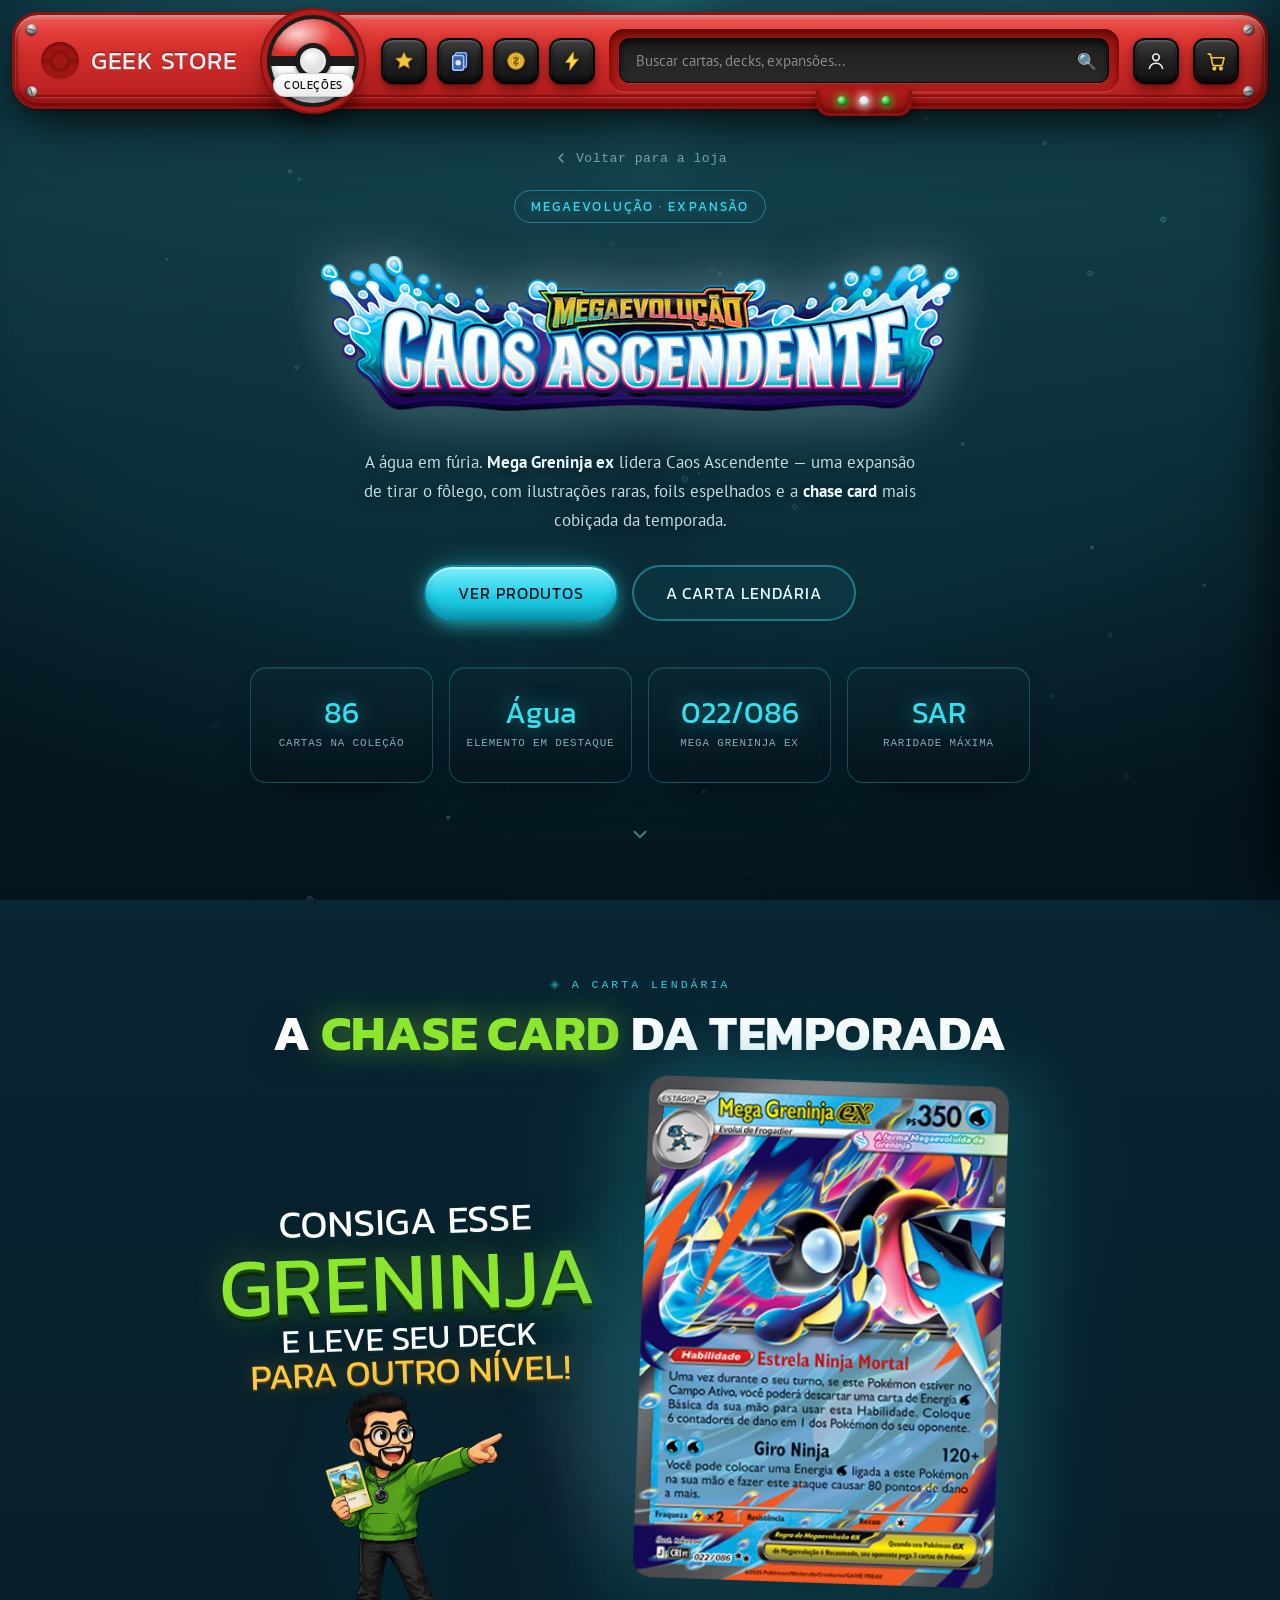
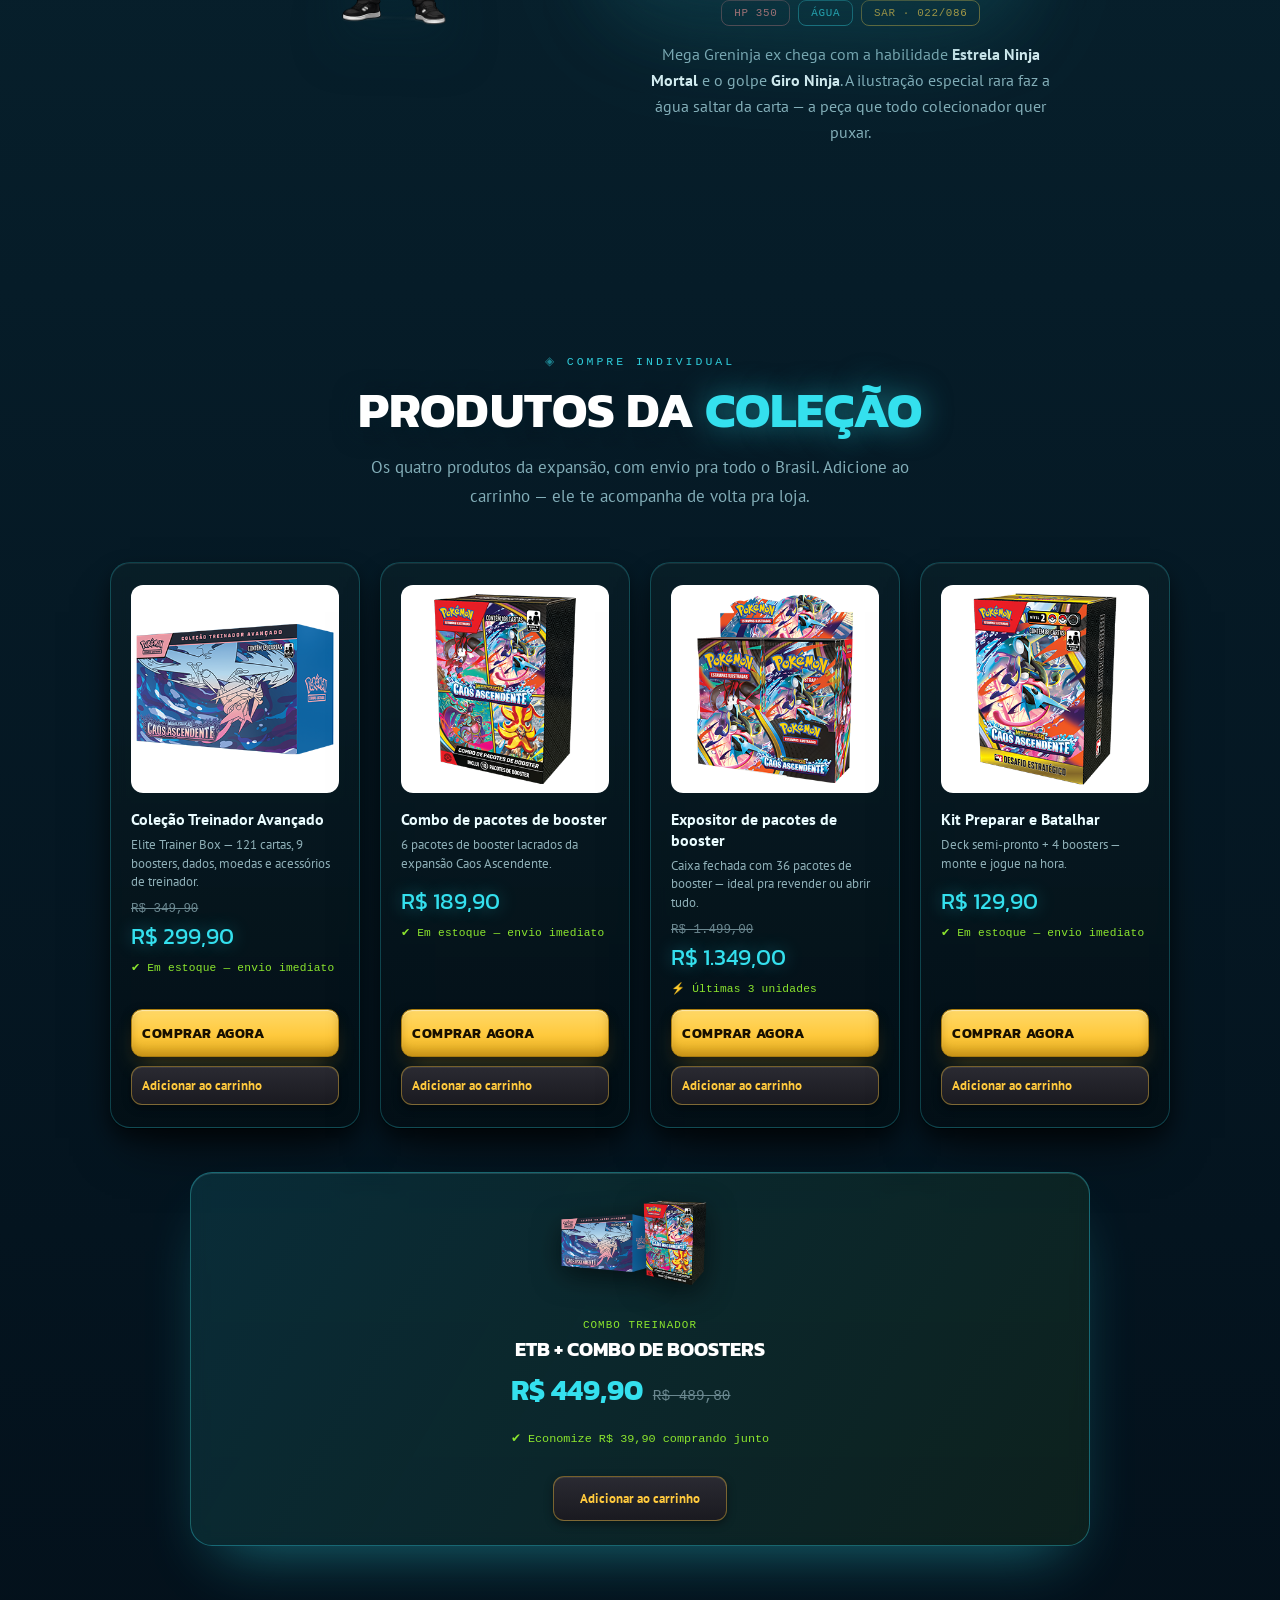
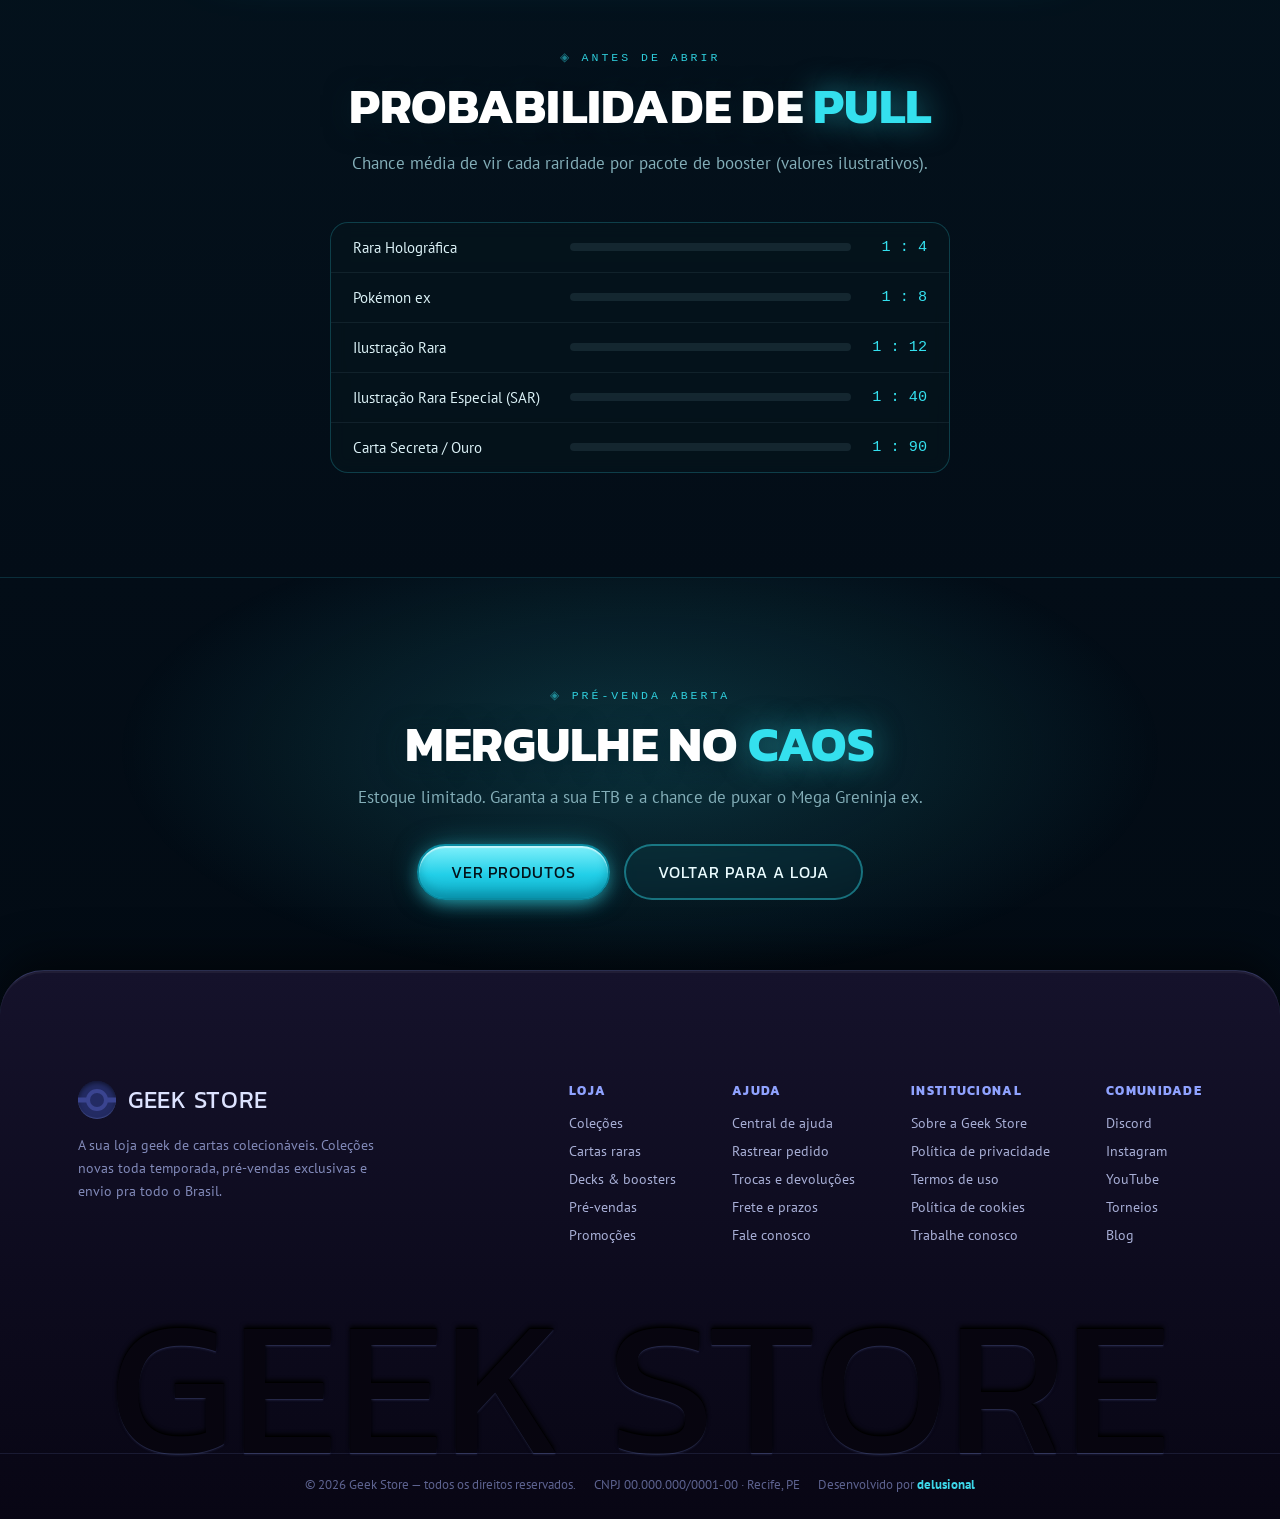
<file: caos-ascendente.html>
<!DOCTYPE html>
<html lang="pt-br">
<head>
<meta charset="UTF-8">
<meta name="viewport" content="width=device-width, initial-scale=1.0">
<title>Caos Ascendente — Megaevolução | GEEK STORE</title>
<link href="https://fonts.googleapis.com/css?family=Kanit:700|PT+Sans:400,700&display=swap" rel="stylesheet">
<style>

:root{
  /* física de materiais (inspirada no design system do delulu):
     raise = elevado (contato + difusa + longa), sink = afundado */
  --ease-soft:cubic-bezier(0.22,0.61,0.36,1);
  --speed:180ms;
  --btn-raise:
    inset 0 2px 1px rgba(255,255,255,.16),
    inset 0 -3px 5px rgba(0,0,0,.6),
    0 1px 1px rgba(40,0,0,.5),
    0 4px 8px rgba(80,5,5,.45),
    0 12px 22px -10px rgba(40,0,0,.6);
  --btn-raise-hi:
    inset 0 2px 1px rgba(255,255,255,.2),
    inset 0 -3px 5px rgba(0,0,0,.6),
    0 1px 1px rgba(40,0,0,.4),
    0 8px 16px rgba(60,0,0,.5),
    0 22px 34px -14px rgba(30,0,0,.7);
  --btn-sink:
    inset 0 3px 6px rgba(0,0,0,.75),
    inset 0 1px 2px rgba(0,0,0,.6),
    0 1px 0 rgba(255,120,110,.2);

  --color-black:#0a0e1a;
  --color-deep:#101832;
  --color-accent:#e93d82;
  --color-cyan:#3dd6e9;
  --font-heading:'Kanit',sans-serif;
  --font-body:'PT Sans',sans-serif;
}
*{margin:0;padding:0;box-sizing:border-box}
body{background:var(--color-black);color:#fff;font-family:var(--font-body);overflow-x:hidden}

/* ===========================================================
   SCROLLBAR CUSTOM — esconde a nativa, pokébola como thumb
   =========================================================== */
html{scrollbar-width:none;-ms-overflow-style:none}
html::-webkit-scrollbar{display:none}

.pokescroll{position:fixed;right:10px;top:100px;bottom:26px;width:22px;
  z-index:60;display:flex;justify-content:center}
/* trilho: linha fina com brilho */
.pokescroll__rail{width:4px;height:100%;border-radius:99px;cursor:pointer;
  background:linear-gradient(to bottom,rgba(255,255,255,.06),rgba(255,255,255,.14) 50%,rgba(255,255,255,.06));
  box-shadow:inset 0 0 4px rgba(0,0,0,.6)}
/* a pokébola */
.pokescroll__ball{position:absolute;left:50%;top:0;translate:-50% 0;
  width:22px;height:22px;border-radius:50%;cursor:grab;
  border:2px solid #111;
  background:linear-gradient(to bottom,#e8433f 0 44%,#111 44% 56%,#f5f5f5 56% 100%);
  box-shadow:0 2px 8px rgba(0,0,0,.7),inset 0 1px 1px rgba(255,255,255,.35);
  transition:scale var(--speed) var(--ease-soft)}
.pokescroll__ball::after{content:'';position:absolute;left:50%;top:50%;
  translate:-50% -50%;width:7px;height:7px;border-radius:50%;
  background:#fff;border:2px solid #111}
.pokescroll__ball:hover{scale:1.25}
.pokescroll__ball:active{cursor:grabbing;scale:1.15}
@media (max-width:640px){.pokescroll{display:none}}

/* ===========================================================
   0. NAV — estilo "Pokédex de plástico vermelho"
   Técnicas: gradientes pra simular volume do plástico,
   inset shadows pra relevo, radial-gradient pros parafusos/LEDs
   =========================================================== */
.nav{position:fixed;top:12px;left:12px;right:12px;z-index:50;
  display:flex;align-items:center;gap:14px;padding:14px 26px;
  border-radius:26px;
  /* plástico vermelho: brilho em cima, sombra embaixo */
  background:linear-gradient(to bottom,#ef4a45 0%,#d32f2c 40%,#b21d1c 100%);
  box-shadow:
    inset 0 3px 2px rgba(255,255,255,.4),    /* highlight superior forte */
    inset 0 12px 18px -8px rgba(255,255,255,.18),
    inset 0 -6px 10px rgba(80,0,0,.5),       /* sombra inferior (volume) */
    inset 0 0 0 3px rgba(140,10,10,.55),     /* moldura interna (painel duplo) */
    0 1px 2px rgba(0,0,0,.5),                /* contato */
    0 10px 26px rgba(0,0,0,.45),             /* difusa */
    0 34px 60px -20px rgba(0,0,0,.65);       /* longa e recuada */
  border:3px solid #8e1210}
/* linha de vinco horizontal do painel (plástico em duas peças) */
.nav::before{content:'';position:absolute;left:18px;right:18px;bottom:9px;height:2px;
  border-radius:2px;background:rgba(100,5,5,.5);
  box-shadow:0 1px 0 rgba(255,255,255,.12)}
/* parafusos nos 4 cantos */
.screw{position:absolute;width:11px;height:11px;border-radius:50%;
  background:radial-gradient(circle at 35% 28%,#f4f4f4,#9a9a9a 50%,#3f3f3f);
  box-shadow:inset 0 -1px 2px rgba(0,0,0,.7),0 1px 2px rgba(120,10,10,.8)}
/* fenda do parafuso */
.screw::after{content:'';position:absolute;left:2px;right:2px;top:50%;height:1.5px;
  translate:0 -50%;background:rgba(30,30,30,.75);border-radius:2px}
.screw:nth-child(1){top:9px;left:11px;rotate:20deg}
.screw:nth-child(2){top:9px;right:11px;rotate:-35deg}
.screw:nth-child(3){bottom:9px;left:11px;rotate:70deg}
.screw:nth-child(4){bottom:9px;right:11px;rotate:-10deg}

/* logo "gravado" no plástico: sombra clara embaixo + escura em cima */
.nav__logo{display:flex;align-items:center;gap:12px;margin-right:8px;
  font-family:var(--font-heading);font-size:1.55rem;letter-spacing:.03em;
  color:#8c1210;user-select:none;
  text-shadow:0 1px 0 rgba(255,120,110,.35),0 -1px 1px rgba(60,0,0,.5)}
/* emblema pokébola achatado/gravado, tom sobre tom */
.nav__logo-ball{width:38px;height:38px;border-radius:50%;position:relative;
  background:#a01715;
  box-shadow:inset 0 2px 4px rgba(60,0,0,.55),inset 0 -1px 1px rgba(255,120,110,.3)}
.nav__logo-ball::before{content:'';position:absolute;left:0;right:0;top:50%;
  translate:0 -50%;height:5px;background:#8c1210}
.nav__logo-ball::after{content:'';position:absolute;left:50%;top:50%;
  translate:-50% -50%;width:14px;height:14px;border-radius:50%;
  background:#a01715;border:4px solid #8c1210}

/* pokébola central "COLEÇÕES" — com aro de encaixe e brilho de vidro */
.nav__ball{width:92px;height:92px;border-radius:50%;flex-shrink:0;
  margin:-26px 8px;position:relative;cursor:pointer;border:4px solid #1c1c1c;
  background:
    /* brilho de vidro no topo (reflexo curvo) */
    radial-gradient(ellipse 60% 35% at 32% 18%,rgba(255,255,255,.75),rgba(255,255,255,0) 70%),
    linear-gradient(to bottom,#f3524d 0%,#d8302c 44%,#1c1c1c 44% 56%,#fff 56%,#e4e4e4 100%);
  box-shadow:
    0 0 0 5px #b21d1c,                /* aro de encaixe no plástico */
    0 0 0 7px #8e1210,
    0 2px 3px rgba(30,0,0,.5),        /* contato */
    0 10px 20px rgba(0,0,0,.45),      /* difusa */
    0 26px 40px -16px rgba(0,0,0,.65),/* longa e recuada */
    inset 0 -4px 8px rgba(0,0,0,.25);
  transition:transform var(--speed) var(--ease-soft),
             box-shadow var(--speed) var(--ease-soft)}
.nav__ball:hover{transform:translateY(-2px) scale(1.04) rotate(-4deg);
  box-shadow:
    0 0 0 5px #b21d1c,0 0 0 7px #8e1210,
    0 3px 4px rgba(30,0,0,.4),
    0 16px 30px rgba(0,0,0,.5),
    0 34px 54px -18px rgba(0,0,0,.7),
    0 10px 28px -6px rgba(233,61,80,.5),  /* glow tonal vermelho */
    inset 0 -4px 8px rgba(0,0,0,.25)}
.nav__ball:active{transform:translateY(1px) scale(.98);
  box-shadow:
    0 0 0 5px #b21d1c,0 0 0 7px #8e1210,
    0 2px 4px rgba(0,0,0,.4),
    inset 0 4px 10px rgba(0,0,0,.4)}      /* afunda no encaixe */
.nav__ball::after{content:'';position:absolute;left:50%;top:50%;translate:-50% -50%;
  width:26px;height:26px;border-radius:50%;
  background:radial-gradient(circle at 38% 30%,#fff,#d9d9d9 70%);
  border:5px solid #1c1c1c;
  box-shadow:0 0 0 3px #e8e8e8 inset,0 2px 4px rgba(0,0,0,.4)}
.nav__ball span{position:absolute;left:50%;bottom:6px;translate:-50%;z-index:1;
  font-family:var(--font-heading);font-size:.66rem;letter-spacing:.05em;
  background:linear-gradient(to bottom,#fff,#ececec);color:#111;
  padding:3px 10px;border-radius:99px;border:1px solid #cfcfcf;
  box-shadow:0 2px 5px rgba(0,0,0,.35);white-space:nowrap}

/* botões escuros com ícone */
.nav__links{display:flex;gap:10px;flex:0 1 auto}
.nav__btn{display:flex;align-items:center;justify-content:center;
  width:46px;height:46px;border-radius:12px;text-decoration:none;
  background:linear-gradient(to bottom,#3d3d3d 0%,#232323 45%,#141414 100%);
  border:2px solid #050505;
  box-shadow:var(--btn-raise);
  transition:transform var(--speed) var(--ease-soft),
             box-shadow var(--speed) var(--ease-soft),
             filter var(--speed) var(--ease-soft)}
.nav__btn:hover{transform:translateY(-1px);filter:brightness(1.18);
  box-shadow:var(--btn-raise-hi)}
/* active AFUNDA: desce 1px e a sombra vira inset (soft UI) */
.nav__btn:active{transform:translateY(1px);filter:brightness(.92);
  box-shadow:var(--btn-sink)}
.nav__btn svg{width:22px;height:22px;display:block;
  filter:drop-shadow(0 2px 2px rgba(0,0,0,.55))}
.nav__btn--gold{color:#f5c542}

/* painel da busca — recorte fundo no plástico, com moldura em relevo */
.nav__search{flex:1 1 240px;min-width:150px;position:relative;
  background:linear-gradient(to bottom,#96130f,#b21d1c);border-radius:15px;
  padding:9px 10px;
  box-shadow:
    inset 0 4px 8px rgba(50,0,0,.65),        /* recorte fundo */
    inset 0 -1px 1px rgba(255,120,110,.25),  /* borda de baixo pega luz */
    0 1px 0 rgba(255,255,255,.15)}           /* lábio externo iluminado */
.nav__search input{width:100%;padding:12px 44px 12px 16px;border-radius:10px;
  border:1px solid #000;background:linear-gradient(to bottom,#1c1c1c,#2b2b2b);
  color:#ddd;font-family:var(--font-body);font-size:.92rem;outline:none;
  box-shadow:inset 0 3px 6px rgba(0,0,0,.7),0 1px 0 rgba(255,120,110,.2)}
.nav__search input::placeholder{color:#8a8a8a}
/* focus: anel suave em vez de glow duro (padrão soft UI) */
.nav__search input:focus{border-color:rgba(61,214,233,.6);
  box-shadow:inset 0 3px 6px rgba(0,0,0,.7),0 0 0 3px rgba(61,214,233,.22)}
.nav__search .lupa{position:absolute;right:22px;top:50%;translate:0 -50%;
  color:#9a9a9a;pointer-events:none}
/* aba dos LEDs — peça de plástico que SALTA pra fora da barra */
.nav__leds{position:absolute;bottom:-24px;left:50%;translate:-50%;
  display:flex;gap:12px;align-items:center;
  background:linear-gradient(to bottom,#b21d1c,#8e1210);
  padding:6px 18px 7px;border-radius:0 0 14px 14px;
  border:3px solid #8e1210;border-top:none;
  box-shadow:inset 0 -3px 5px rgba(60,0,0,.5),0 6px 12px rgba(0,0,0,.45)}
.nav__leds i{width:10px;height:10px;border-radius:50%;display:block;
  box-shadow:inset 0 -1px 2px rgba(0,0,0,.4)}
.nav__leds i:nth-child(1){background:radial-gradient(circle at 35% 30%,#a5ff9d,#1a9a1a 65%,#0c5c0c);box-shadow:0 0 8px 1px rgba(70,230,70,.8),inset 0 -1px 2px rgba(0,60,0,.6)}
.nav__leds i:nth-child(2){background:radial-gradient(circle at 35% 30%,#fff,#d8d8d8 65%,#9d9d9d);box-shadow:0 0 9px 2px rgba(255,255,255,.85),inset 0 -1px 2px rgba(80,80,80,.5);animation:ledblink 2.2s infinite}
.nav__leds i:nth-child(3){background:radial-gradient(circle at 35% 30%,#a5ff9d,#1a9a1a 65%,#0c5c0c);box-shadow:0 0 8px 1px rgba(70,230,70,.8),inset 0 -1px 2px rgba(0,60,0,.6)}
@keyframes ledblink{0%,88%,100%{opacity:1}94%{opacity:.35}}

/* badge do carrinho */
.nav__btn .badge{position:absolute;top:-6px;right:-6px;width:18px;height:18px;
  border-radius:50%;background:#f5c542;color:#3a2a00;font-size:.68rem;
  font-weight:700;display:flex;align-items:center;justify-content:center;
  font-family:var(--font-body);box-shadow:0 2px 4px rgba(0,0,0,.4)}
.nav__btn{position:relative}

/* ---- mini-carrinho (dropdown com morph fluido) ---- */
.nav__cart-wrap{position:relative;display:flex;align-items:center}

.minicart{position:absolute;top:calc(100% + 16px);right:-6px;width:340px;max-width:86vw;z-index:902;
  transform-origin:top right;color:#eef1f8;font-family:var(--font-body);
  background:linear-gradient(180deg,#172142,#0b1122);
  border:1px solid rgba(245,197,66,.3);
  box-shadow:0 26px 55px -14px rgba(0,0,0,.75),0 0 0 1px rgba(0,0,0,.3);
  border-radius:22px;padding:4px 4px 0;
  opacity:0;visibility:hidden;transform:scale(.35) translateY(-16px);
  transition:opacity .18s ease,transform .2s ease,visibility .2s}
.minicart.open{opacity:1;visibility:visible;transform:scale(1) translateY(0);
  animation:minicart-morph .5s cubic-bezier(.34,1.56,.64,1)}
@keyframes minicart-morph{
  0%  {opacity:0;transform:scale(.3) translateY(-18px);
       border-radius:50% 50% 46% 54% / 62% 60% 40% 42%}
  45% {opacity:1;transform:scale(1.04) translateY(2px);
       border-radius:34px 34px 26px 26px}
  70% {transform:scale(.99) translateY(0);border-radius:20px}
  100%{opacity:1;transform:scale(1) translateY(0);border-radius:22px}
}
/* seta apontando pro ícone */
.minicart::before{content:'';position:absolute;top:-8px;right:20px;width:15px;height:15px;
  background:#172142;border-left:1px solid rgba(245,197,66,.3);
  border-top:1px solid rgba(245,197,66,.3);transform:rotate(45deg);border-radius:4px 0 0 0}

.minicart__head{display:flex;align-items:center;justify-content:space-between;padding:14px 14px 10px}
.minicart__title{font-family:var(--font-heading);text-transform:uppercase;letter-spacing:.03em;
  font-size:1rem;color:#fff}
.minicart__count{font-size:.75rem;color:#f5c542;font-weight:700}

.minicart__items{max-height:288px;overflow-y:auto;padding:0 8px}
.minicart__empty{text-align:center;color:#7c86a2;padding:34px 10px;font-size:.9rem}

.mc-line{display:flex;gap:10px;align-items:center;padding:9px 4px;
  border-bottom:1px solid rgba(255,255,255,.06)}
.mc-line:last-child{border-bottom:none}
.mc-line__img{width:44px;height:44px;border-radius:9px;object-fit:contain;background:#fff;flex-shrink:0}
.mc-line__info{flex:1;min-width:0}
.mc-line__name{font-size:.8rem;color:#eef1f8;font-weight:700;line-height:1.2;
  white-space:nowrap;overflow:hidden;text-overflow:ellipsis}
.mc-line__meta{font-size:.75rem;color:#9aa3bd;margin-top:2px}
.mc-line__meta b{color:#f5c542}
.mc-line__rm{background:none;border:none;color:#818aa6;cursor:pointer;padding:4px;
  border-radius:6px;line-height:0;transition:.15s;flex-shrink:0}
.mc-line__rm:hover{color:#ff6b6b;background:rgba(255,107,107,.1)}

.minicart__foot{padding:12px 14px 15px;border-top:1px solid rgba(255,255,255,.1);margin-top:2px}
.minicart__total{display:flex;justify-content:space-between;align-items:baseline;margin-bottom:12px}
.minicart__total span{color:#aab2ca;font-size:.9rem}
.minicart__total strong{font-family:var(--font-heading);font-size:1.35rem;color:#fff}
.minicart__actions{display:flex;flex-direction:column;gap:8px}
.minicart__btn{width:100%;padding:12px;border-radius:11px;cursor:pointer;border:none;
  font-family:var(--font-heading);text-transform:uppercase;letter-spacing:.03em;
  font-size:.9rem;font-weight:700;transition:.16s}
.minicart__btn--buy{background:linear-gradient(180deg,#ffd24d,#f5a814);color:#3a2600;
  box-shadow:0 6px 15px -4px rgba(245,168,20,.5)}
.minicart__btn--buy:hover{filter:brightness(1.06);transform:translateY(-1px)}
.minicart__btn--buy:active{transform:translateY(1px)}
.minicart__btn--view{background:rgba(255,255,255,.06);color:#eef1f8;border:1px solid rgba(255,255,255,.2)}
.minicart__btn--view:hover{background:rgba(255,255,255,.12);border-color:#f5c542;color:#fff}
.minicart__btn:disabled{opacity:.4;cursor:not-allowed;filter:grayscale(.3);transform:none;box-shadow:none}

@media (max-width:1100px){
  .nav{flex-wrap:wrap;justify-content:center}
  .nav__ball{margin:4px}
}

/* ===========================================================
   1. HERO — vídeo de fundo (é assim que o site original faz o
   "efeito de água": um mp4 em loop atrás do conteúdo)
   =========================================================== */
.hero{position:relative;height:100vh;display:flex;align-items:center;justify-content:center;overflow:hidden}
.hero__video{position:absolute;inset:0;width:100%;height:100%;object-fit:cover;z-index:0}
/* dissolve suave do vídeo pro preto da seção Pitch Black:
   opacidade em curva ease (mesma técnica do fade da seção azul) */
.hero__fade{position:absolute;inset:0;z-index:1;
  background:linear-gradient(to bottom,
    rgba(0,0,0,0)    0%,
    rgba(0,0,0,0)    38%,
    rgba(0,0,0,.06)  50%,
    rgba(0,0,0,.18)  60%,
    rgba(0,0,0,.38)  69%,
    rgba(0,0,0,.58)  77%,
    rgba(0,0,0,.76)  84%,
    rgba(0,0,0,.9)   90%,
    rgba(0,0,0,.97)  95%,
    #000             100%)}
.hero__content{position:relative;z-index:2;text-align:center;padding:0 20px}
.hero__title{font-family:var(--font-heading);font-size:clamp(2.5rem,8vw,6rem);
  text-transform:uppercase;line-height:.95;letter-spacing:.02em;
  background:linear-gradient(120deg,#fff 30%,var(--color-cyan) 50%,#fff 70%);
  background-size:200% auto;-webkit-background-clip:text;background-clip:text;
  -webkit-text-fill-color:transparent;
  animation:shineText 4s linear infinite}
@keyframes shineText{to{background-position:200% center}}
.hero__sub{margin-top:16px;font-size:1.1rem;color:#cdd6f4;text-shadow:0 2px 12px rgba(0,0,0,.8)}

/* ===========================================================
   2. CANVAS DE ÁGUA — ondulação interativa (ripple) que segue
   o mouse, por cima do vídeo. Simulação clássica de water
   ripple em 2 buffers.
   =========================================================== */
#water{position:absolute;inset:0;z-index:1;pointer-events:none;mix-blend-mode:screen;opacity:.55}

/* ===========================================================
   3. CARTAS HOLOGRÁFICAS — perspectiva 3D + shine seguindo o
   mouse (mesma técnica do card__shine / perspective-card
   do site original)
   =========================================================== */
.cards{padding:100px 20px;max-width:1100px;margin:0 auto}
.cards h2{font-family:var(--font-heading);text-transform:uppercase;text-align:center;
  font-size:clamp(1.8rem,4vw,3rem);margin-bottom:60px;color:var(--color-cyan)}
.cards__grid{display:flex;gap:40px;justify-content:center;flex-wrap:wrap}

.pcard{width:260px;aspect-ratio:63/88;perspective:1000px;cursor:pointer}
.pcard__inner{position:relative;width:100%;height:100%;border-radius:14px;
  transform-style:preserve-3d;transition:transform .12s ease-out;
  background:linear-gradient(160deg,#1b2a52,#0d1330 60%,#251b52);
  box-shadow:0 20px 60px rgba(0,0,0,.6);overflow:hidden;
  display:flex;align-items:center;justify-content:center}
.pcard__inner::before{ /* moldura */
  content:"";position:absolute;inset:8px;border:2px solid rgba(255,255,255,.15);
  border-radius:10px;pointer-events:none}
.pcard__label{font-family:var(--font-heading);font-size:1.4rem;text-transform:uppercase;
  color:rgba(255,255,255,.85);text-align:center;padding:0 14px}
/* o SHINE: gradiente radial que se move com o mouse */
.pcard__shine{position:absolute;inset:0;pointer-events:none;
  background:radial-gradient(circle at var(--mx,50%) var(--my,50%),
    rgba(255,255,255,.35) 0%,
    rgba(61,214,233,.18) 25%,
    transparent 60%);
  mix-blend-mode:overlay;transition:opacity .3s;opacity:0}
/* o HOLO: faixas de arco-íris que deslizam conforme a inclinação */
.pcard__holo{position:absolute;inset:0;pointer-events:none;opacity:0;transition:opacity .3s;
  background:linear-gradient(115deg,
    transparent 20%,
    rgba(233,61,130,.25) 36%,
    rgba(61,214,233,.25) 44%,
    rgba(233,203,61,.25) 52%,
    transparent 70%);
  background-size:250% 250%;
  background-position:calc(var(--mx,50%)) calc(var(--my,50%));
  mix-blend-mode:color-dodge;filter:brightness(1.2) saturate(1.4)}
.pcard:hover .pcard__shine,.pcard:hover .pcard__holo{opacity:1}

/* ===========================================================
   3a-2. EXPLORE A LOJA — carrossel estilo mercado
   =========================================================== */
.shop{position:relative;padding:190px 0 100px;overflow:hidden;
  background:#0a0e14 url("assets/pattern-black.jpg") repeat;
  background-size:60px;background-attachment:fixed}
/* transição vinda da Pitch Black: o preto dela dissolve por cima
   do pattern (fade de opacidade dentro DESTA seção — nada é clipado) */
.shop::before{content:'';position:absolute;top:0;left:0;right:0;height:240px;
  pointer-events:none;z-index:0;
  background:linear-gradient(to bottom,
    #000 0%,rgba(0,0,0,.91) 20%,rgba(0,0,0,.74) 38%,
    rgba(0,0,0,.52) 55%,rgba(0,0,0,.3) 71%,
    rgba(0,0,0,.13) 85%,rgba(0,0,0,.04) 94%,rgba(0,0,0,0) 100%)}
.shop__inner,.shop__track,.shop__more{position:relative;z-index:1}
.shop__inner{max-width:1280px;margin:0 auto;padding:0 20px}
.shop__head{display:flex;align-items:flex-end;justify-content:space-between;
  gap:20px;margin-bottom:36px;flex-wrap:wrap}
.shop__title{font-family:var(--font-heading);text-transform:uppercase;
  font-size:clamp(1.7rem,3.6vw,2.8rem);line-height:1;color:#fff;
  text-shadow:0 3px 0 rgba(0,0,0,.55),0 10px 24px rgba(0,0,0,.6)}
.shop__title span{color:#ffc93d;
  text-shadow:0 3px 0 rgba(120,70,0,.55),0 10px 24px rgba(0,0,0,.6),
    0 0 26px rgba(255,201,61,.35)}
.shop__nav{display:flex;gap:10px}
.shop__arrow{width:52px;height:52px;border-radius:50%;cursor:pointer;
  display:flex;align-items:center;justify-content:center;
  border:2px solid #a87c10;color:#181000;
  background:linear-gradient(to bottom,#ffd968,#ffc93d 55%,#e0a91f);
  box-shadow:inset 0 2px 1px rgba(255,255,255,.5),inset 0 -5px 9px rgba(150,100,10,.4),
    0 2px 2px rgba(0,0,0,.55),0 8px 18px rgba(0,0,0,.5),
    0 20px 34px -12px rgba(255,201,61,.35);
  transition:transform var(--speed) var(--ease-soft),
             box-shadow var(--speed) var(--ease-soft),filter var(--speed) var(--ease-soft)}
.shop__arrow svg{width:22px;height:22px}
.shop__arrow:hover{transform:translateY(-2px);filter:brightness(1.07);
  box-shadow:inset 0 2px 1px rgba(255,255,255,.5),inset 0 -5px 9px rgba(150,100,10,.4),
    0 3px 3px rgba(0,0,0,.5),0 14px 26px rgba(0,0,0,.55),
    0 28px 46px -14px rgba(255,201,61,.5)}
.shop__arrow:active{transform:translateY(1px);filter:brightness(.94);
  box-shadow:inset 0 3px 8px rgba(120,80,5,.55),0 2px 4px rgba(0,0,0,.5)}

/* trilho: scroll horizontal com snap; as pontas dissolvem com
   mask-image em vez de cortar seco */
.shop__track{display:flex;gap:26px;overflow-x:auto;
  padding:14px max(28px,calc((100vw - 1280px)/2)) 30px;
  scroll-snap-type:x mandatory;scrollbar-width:none;
  -webkit-mask:linear-gradient(to right,
    transparent 0,#000 60px,#000 calc(100% - 60px),transparent 100%);
  mask:linear-gradient(to right,
    transparent 0,#000 60px,#000 calc(100% - 60px),transparent 100%)}
.shop__track::-webkit-scrollbar{display:none}
.shop-item{flex:0 0 280px;scroll-snap-align:center;
  background:linear-gradient(180deg,#17171e 0%,#0c0c10 100%);
  border:1px solid rgba(255,255,255,.09);border-radius:20px;
  padding:22px 20px;text-align:center;display:flex;flex-direction:column;
  box-shadow:inset 0 1px 0 rgba(255,255,255,.07),0 1px 1px rgba(0,0,0,.6),
    0 10px 20px rgba(0,0,0,.5),0 30px 50px -20px rgba(0,0,0,.7);
  transition:transform var(--speed) var(--ease-soft),
             border-color var(--speed) var(--ease-soft),
             box-shadow var(--speed) var(--ease-soft)}
.shop-item:hover{transform:translateY(-5px);border-color:rgba(255,201,61,.5);
  box-shadow:inset 0 1px 0 rgba(255,255,255,.09),0 2px 2px rgba(0,0,0,.5),
    0 18px 32px rgba(0,0,0,.55),0 44px 70px -22px rgba(255,201,61,.3)}
.shop-item__img{width:100%;aspect-ratio:1;object-fit:contain;border-radius:12px;
  background:#fff;margin-bottom:16px}
.shop-item__img--dark{background:transparent}
.shop-item__tag{font-size:.72rem;text-transform:uppercase;letter-spacing:.1em;
  font-family:var(--font-heading);margin-bottom:5px}
.shop-item__tag--cyan{color:#3dd6e9}
.shop-item__tag--green{color:#b4f05a}
.shop-item__tag--purple{color:#b18aff}
.shop-item__tag--red{color:#ff8b6a}
.shop-item__tag--pink{color:#ff7ab0}
.shop-item__tag--blue{color:#5aa9ff}
.shop-item__name{font-weight:700;font-size:1rem;line-height:1.3;color:#e6e8ef;
  margin-bottom:8px}
.shop-item__price{font-family:var(--font-heading);font-size:1.45rem;color:#ffc93d;
  margin-bottom:16px}
/* dois CTAs: comprar agora (primário dourado) + carrinho (secundário) */
.shop-item__actions{margin-top:auto;display:flex;flex-direction:column;gap:9px}
.shop-item__buy{display:block;font-size:.9rem;font-weight:700;
  font-family:var(--font-heading);text-transform:uppercase;letter-spacing:.04em;
  color:#181000;text-decoration:none;padding:12px 10px;border-radius:11px;
  background:linear-gradient(to bottom,#ffd968,#ffc93d 55%,#e0a91f);
  border:1px solid #a87c10;
  box-shadow:inset 0 1px 1px rgba(255,255,255,.5),inset 0 -5px 9px rgba(150,100,10,.35),
    0 3px 8px rgba(0,0,0,.5),0 12px 22px -8px rgba(255,201,61,.35);
  transition:transform var(--speed) var(--ease-soft),filter var(--speed) var(--ease-soft),
             box-shadow var(--speed) var(--ease-soft)}
.shop-item__buy:hover{transform:translateY(-1px);filter:brightness(1.07)}
.shop-item__buy:active{transform:translateY(1px);filter:brightness(.93);
  box-shadow:inset 0 3px 6px rgba(120,80,5,.55)}
.shop-item__cart{display:block;font-size:.82rem;font-weight:700;
  color:#ffc93d;text-decoration:none;padding:10px;border-radius:11px;
  background:linear-gradient(to bottom,#2a2a32,#1a1a20);
  border:1px solid rgba(255,201,61,.4);
  box-shadow:inset 0 1px 0 rgba(255,255,255,.08),0 3px 8px rgba(0,0,0,.4);
  transition:transform var(--speed) var(--ease-soft),
             border-color var(--speed) var(--ease-soft),
             background var(--speed) var(--ease-soft),
             box-shadow var(--speed) var(--ease-soft)}
.shop-item__cart:hover{transform:translateY(-1px);border-color:#ffc93d;
  background:linear-gradient(to bottom,#33332b,#1f1f18)}
.shop-item__cart:active{transform:translateY(1px);
  box-shadow:inset 0 3px 6px rgba(0,0,0,.6)}

.shop__more{text-align:center;margin-top:34px}
.shop__more-btn{display:inline-block;font-family:var(--font-heading);
  text-transform:uppercase;letter-spacing:.06em;font-size:1rem;
  color:#181000;text-decoration:none;padding:15px 46px;border-radius:99px;
  background:linear-gradient(to bottom,#ffd968,#ffc93d 55%,#e0a91f);
  border:2px solid #a87c10;
  box-shadow:inset 0 2px 1px rgba(255,255,255,.5),inset 0 -7px 12px rgba(150,100,10,.4),
    0 2px 2px rgba(0,0,0,.55),0 10px 24px rgba(0,0,0,.5),
    0 26px 46px -14px rgba(255,201,61,.35);
  transition:transform var(--speed) var(--ease-soft),
             box-shadow var(--speed) var(--ease-soft),filter var(--speed) var(--ease-soft)}
.shop__more-btn:hover{transform:translateY(-2px);filter:brightness(1.06)}
.shop__more-btn:active{transform:translateY(1px);filter:brightness(.94);
  box-shadow:inset 0 3px 8px rgba(120,80,5,.55),0 2px 4px rgba(0,0,0,.5)}

/* ===========================================================
   3b. PRODUTOS EM DESTAQUE — o famoso "efeito de água"!
   No site original é WebGL2: bolhas instanciadas sobem,
   levam blur gaussiano e um shader de threshold pinta de
   ciano. Aqui reproduzo com a técnica "gooey": canvas com
   bolhas + filter: blur() contrast() — mesmo resultado visual.
   =========================================================== */
.featured{position:relative;padding:160px 20px 220px;overflow:hidden;
  /* fundo ESCURO com o padrão de losangos — a água ciano é desenhada
     por cima pelo canvas (como o WebGL do original) */
  background:#0a0e14 url("assets/pattern-black.jpg") repeat;
  background-size:60px;
  background-attachment:fixed} /* mesma grade das outras seções */
/* filtro SVG gooey: funde as gotas SEM alterar o fundo ciano
   (blur + curva de alpha, aplicado só no canvas transparente) */
.featured__goo{position:absolute;inset:0;z-index:0;pointer-events:none;
  filter:url(#goo)}
#goo-canvas{width:100%;height:100%;display:block}
/* SEÇÃO AZUL — continuação da água. Mesmo ciano do canvas
   (rgb(16,200,229)), emendando sem costura com o fim da seção
   anterior. No final, fade muuuito suave até o escuro. */
.aqua{position:relative;padding:80px 20px 480px;
  /* fade de OPACIDADE pura: o mesmo ciano indo de 100% a 0%,
     sempre a mesma cor — só o alpha desce, bem gradativo.
     As paradas seguem uma curva suave (ease), sem corte seco. */
  background:linear-gradient(to bottom,
    rgba(16,200,229,1)   0%,
    rgba(16,200,229,1)   40%,
    rgba(16,200,229,.92) 52%,
    rgba(16,200,229,.78) 62%,
    rgba(16,200,229,.58) 71%,
    rgba(16,200,229,.38) 79%,
    rgba(16,200,229,.21) 86%,
    rgba(16,200,229,.09) 92%,
    rgba(16,200,229,.02) 97%,
    rgba(16,200,229,0)   100%),
    /* o MESMO padrão de losangos da próxima seção fica atrás do azul:
       quando a opacidade chega a 0, ele já está lá — sem corte seco */
    url("assets/pattern-black.jpg") #0a0e14;
  background-size:auto,60px;
  /* "fixed" ancora o tile na grade do viewport — as duas seções
     desenham o padrão alinhado, sem desencontro na emenda */
  background-attachment:scroll,fixed;
}
.aqua__inner{position:relative;z-index:1;max-width:1100px;margin:0 auto;text-align:center}

/* CAOS ASCENDENTE — vitrine da coleção sobre a água */
.chaos__hero{display:flex;flex-direction:column;align-items:center;
  justify-content:center;gap:44px;margin-bottom:64px}
.chaos__logo{width:min(580px,90vw);
  /* parece emergir da água: sombra dura curta + glow claro */
  filter:drop-shadow(0 10px 18px rgba(3,60,72,.45))
         drop-shadow(0 0 26px rgba(255,255,255,.35));
  animation:chaosBob 6s ease-in-out infinite}
@keyframes chaosBob{0%,100%{translate:0 0}50%{translate:0 -12px}} /* boia na água */

/* BLOCO DA CARTA — estilo pôster: headline em camadas à esquerda,
   boneco apontando embaixo, carta grande com glow à direita */
.chaos__luck{display:flex;align-items:center;justify-content:center;
  gap:56px;margin:10px auto 30px;max-width:1100px;flex-wrap:wrap}
.chaos__luck-left{display:flex;flex-direction:column;align-items:center;gap:0}

/* headline "sticker": linhas empilhadas, Kanit pesada, uppercase */
.luck-headline{display:flex;flex-direction:column;align-items:center;
  font-family:var(--font-heading);text-transform:uppercase;line-height:.98;
  rotate:-2deg;margin-bottom:8px}
.luck-headline .l1{font-size:clamp(1.6rem,3vw,2.4rem);color:#fff;
  text-shadow:0 2px 0 rgba(4,50,62,.55),0 6px 16px rgba(3,40,52,.5);
  letter-spacing:.02em}
.luck-headline .l2{font-size:clamp(3rem,6.5vw,5.2rem);color:#8ce62e;
  letter-spacing:.01em;
  /* contorno escuro + relevo, efeito adesivo */
  text-shadow:
    0 3px 0 #1e4d08,0 6px 0 rgba(10,30,4,.55),
    0 12px 26px rgba(3,40,52,.55),0 0 34px rgba(140,230,46,.45)}
.luck-headline .l3{font-size:clamp(1.4rem,2.6vw,2.1rem);color:#fff;
  text-shadow:0 2px 0 rgba(4,50,62,.55),0 6px 14px rgba(3,40,52,.5)}
.luck-headline .l4{font-size:clamp(1.5rem,2.8vw,2.3rem);color:#ffc93d;
  text-shadow:0 2px 0 rgba(120,70,0,.6),0 6px 14px rgba(3,40,52,.5),
    0 0 26px rgba(255,201,61,.4)}
/* mascote apontando pra carta */
.chaos__boneco{width:380px;flex-shrink:0;margin-top:-6px;
  filter:drop-shadow(0 16px 26px rgba(3,50,62,.5));
  animation:bonecoPoint 3.2s ease-in-out infinite;transform-origin:bottom center}
/* balanço de "olha isso aqui!": inclina levemente na direção da carta */
@keyframes bonecoPoint{0%,100%{rotate:0deg;translate:0 0}50%{rotate:2.5deg;translate:6px -4px}}
@media (max-width:900px){.chaos__boneco{width:220px}}
/* wrapper: perspectiva 3D + glow + boiar (o tilt vai no .holo-inner) */
.chaos__carta-wrap{flex-shrink:0;rotate:3deg;perspective:1000px;cursor:pointer;
  filter:drop-shadow(0 24px 38px rgba(3,50,62,.55))
         drop-shadow(0 0 30px rgba(140,230,46,.5));
  animation:chaosBob 6s ease-in-out infinite;animation-delay:3s}
.chaos__carta-wrap .holo-inner{position:relative;border-radius:15px;overflow:hidden;
  transform-style:preserve-3d;transition:transform .12s ease-out}
.chaos__carta{width:380px;display:block;border-radius:15px}
.chaos__carta-wrap:hover .pcard__shine,
.chaos__carta-wrap:hover .pcard__holo{opacity:1}
.chaos__luck-text{max-width:640px;text-align:center}
.chaos__luck-text .kicker{font-family:var(--font-heading);text-transform:uppercase;
  font-size:.85rem;letter-spacing:.14em;color:#06333f;margin-bottom:6px}
.chaos__luck-text h3{font-family:var(--font-heading);text-transform:uppercase;
  font-size:clamp(1.7rem,3.4vw,2.6rem);line-height:1.02;color:#fff;
  text-shadow:0 2px 0 rgba(4,60,74,.5),0 8px 22px rgba(3,50,62,.5);margin-bottom:12px}
.chaos__luck-text p{color:#083b48;line-height:1.55;margin-bottom:20px;font-size:1.02rem}
.chaos__luck-cta{display:inline-block;font-family:var(--font-heading);
  text-transform:uppercase;letter-spacing:.06em;font-size:1rem;
  color:#fff;text-decoration:none;padding:14px 30px;border-radius:99px;
  background:linear-gradient(to bottom,#ff5f58 0%,#e2312d 55%,#b81f1e 100%);
  border:2px solid #8e1210;
  box-shadow:inset 0 2px 1px rgba(255,255,255,.35),inset 0 -8px 14px rgba(120,10,10,.45),
    0 2px 2px rgba(3,40,52,.4),0 10px 22px rgba(3,40,52,.45),
    0 26px 44px -14px rgba(180,20,20,.55);
  transition:transform var(--speed) var(--ease-soft),
             box-shadow var(--speed) var(--ease-soft),filter var(--speed) var(--ease-soft)}
.chaos__luck-cta:hover{transform:translateY(-2px);filter:brightness(1.08);
  box-shadow:inset 0 2px 1px rgba(255,255,255,.35),inset 0 -8px 14px rgba(120,10,10,.45),
    0 3px 3px rgba(3,40,52,.35),0 16px 32px rgba(3,40,52,.5),
    0 36px 58px -16px rgba(180,20,20,.65)}
.chaos__luck-cta:active{transform:translateY(1px);filter:brightness(.94);
  box-shadow:inset 0 4px 10px rgba(90,5,5,.6),0 2px 4px rgba(3,40,52,.35)}
@media (max-width:760px){.chaos__luck-text{text-align:center}}

/* botão "saiba mais" — centralizado abaixo da vitrine */
.chaos__more{text-align:center;margin-top:44px}
.chaos__more-btn{display:inline-block;font-family:var(--font-heading);
  text-transform:uppercase;letter-spacing:.06em;font-size:1.05rem;
  color:#04252e;text-decoration:none;padding:16px 42px;border-radius:99px;
  background:linear-gradient(to bottom,#fff,#e8f8fb 55%,#cfeef5);
  border:2px solid #0a8ba1;
  box-shadow:inset 0 2px 1px rgba(255,255,255,.8),inset 0 -6px 10px rgba(120,190,205,.35),
    0 2px 2px rgba(3,40,52,.4),0 10px 22px rgba(3,40,52,.4),
    0 26px 44px -14px rgba(3,40,52,.5);
  transition:transform var(--speed) var(--ease-soft),
             box-shadow var(--speed) var(--ease-soft),filter var(--speed) var(--ease-soft)}
.chaos__more-btn:hover{transform:translateY(-2px);filter:brightness(1.03);
  box-shadow:inset 0 2px 1px rgba(255,255,255,.8),inset 0 -6px 10px rgba(120,190,205,.35),
    0 3px 3px rgba(3,40,52,.35),0 16px 30px rgba(3,40,52,.45),
    0 36px 58px -16px rgba(16,200,229,.5)}
.chaos__more-btn:active{transform:translateY(1px);filter:brightness(.96);
  box-shadow:inset 0 3px 8px rgba(60,120,135,.5),0 2px 4px rgba(3,40,52,.35)}

/* variante verde do "saiba mais" (Equilíbrio Perfeito) */
.chaos__more-btn--green{color:#122b02;border-color:#4a8f0d;
  background:linear-gradient(to bottom,#fff,#eefad8 55%,#d8f0b4);
  box-shadow:inset 0 2px 1px rgba(255,255,255,.8),inset 0 -6px 10px rgba(150,200,100,.35),
    0 2px 2px rgba(20,60,5,.4),0 10px 22px rgba(20,60,5,.4),
    0 26px 44px -14px rgba(20,60,5,.5)}
.chaos__more-btn--green:hover{
  box-shadow:inset 0 2px 1px rgba(255,255,255,.8),inset 0 -6px 10px rgba(150,200,100,.35),
    0 3px 3px rgba(20,60,5,.35),0 16px 30px rgba(20,60,5,.45),
    0 36px 58px -16px rgba(124,214,32,.55)}
.chaos__more-btn--green:active{
  box-shadow:inset 0 3px 8px rgba(90,130,50,.5),0 2px 4px rgba(20,60,5,.35)}

/* foto real do produto dentro do card */
.product__img{width:100%;aspect-ratio:1;object-fit:contain;margin-bottom:14px;
  filter:drop-shadow(0 8px 14px rgba(3,40,52,.4));
  transition:transform var(--speed) var(--ease-soft)}
.product:hover .product__img{transform:scale(1.05) translateY(-3px)}

.featured__inner{position:relative;z-index:1;max-width:1100px;margin:0 auto;text-align:center}
/* headline de venda — mesmo estilo "sticker" do bloco do Greninja */
.featured__headline{display:flex;flex-direction:column;align-items:center;
  font-family:var(--font-heading);text-transform:uppercase;line-height:1;
  margin-bottom:56px}
.featured__headline .fh1{font-size:clamp(2rem,3.6vw,3rem);color:#fff;
  text-shadow:0 2px 0 rgba(0,0,0,.5),0 6px 16px rgba(0,0,0,.6);
  animation:fhBob 4s ease-in-out infinite}
.featured__headline .fh2{font-size:clamp(3rem,6.8vw,5.6rem);color:#3dd6e9;
  text-shadow:0 4px 0 #085a68,0 8px 0 rgba(0,20,26,.55),
    0 14px 30px rgba(0,0,0,.6),0 0 38px rgba(61,214,233,.45);
  margin-bottom:16px;
  /* pulso de glow: o título "respira" luz ciano */
  animation:fhBob 4s ease-in-out infinite,fhGlow 2.6s ease-in-out infinite}
.featured__headline .fh3{font-family:var(--font-body);text-transform:none;
  font-size:1.15rem;color:#ffc93d;letter-spacing:.01em;
  text-shadow:0 1px 0 rgba(0,0,0,.5),0 4px 12px rgba(0,0,0,.5);
  animation:fhBob 4s ease-in-out infinite}
/* flutuação sutil do bloco inteiro (mesma cadência nas 3 linhas) */
@keyframes fhBob{0%,100%{translate:0 0}50%{translate:0 -6px}}
/* a luz ciano pulsa — chama o olho sem piscar */
@keyframes fhGlow{
  0%,100%{text-shadow:0 4px 0 #085a68,0 8px 0 rgba(0,20,26,.55),
    0 14px 30px rgba(0,0,0,.6),0 0 26px rgba(61,214,233,.35)}
  50%{text-shadow:0 4px 0 #085a68,0 8px 0 rgba(0,20,26,.55),
    0 14px 30px rgba(0,0,0,.6),0 0 60px rgba(61,214,233,.85),
    0 0 90px rgba(61,214,233,.4)}}
.product{box-shadow:0 14px 34px rgba(4,30,40,.35)}
.featured__products{display:flex;gap:24px;justify-content:center;flex-wrap:nowrap;
  /* "escapa" do container de 1100px pra caber os 4 na mesma linha */
  width:min(1340px,96vw);position:relative;left:50%;transform:translateX(-50%)}
/* os 4 sempre na mesma linha: cards cedem largura se faltar espaço */
.featured__products .product{flex:1 1 0;min-width:0;max-width:300px}
@media (max-width:820px){.featured__products{flex-wrap:wrap}
  .featured__products .product{flex:1 1 42%}}
/* cards de MERCADO: grandes, com preço e botão de compra */
.product{width:300px;background:rgba(8,12,22,.72);backdrop-filter:blur(8px);
  border:1px solid rgba(61,214,233,.28);border-radius:18px;padding:26px 22px 24px;
  display:flex;flex-direction:column;
  box-shadow:inset 0 1px 0 rgba(255,255,255,.08),0 2px 3px rgba(3,40,52,.4),
    0 14px 28px rgba(3,40,52,.35),0 40px 64px -22px rgba(3,30,42,.6);
  transition:transform var(--speed) var(--ease-soft),
             border-color var(--speed) var(--ease-soft),
             box-shadow var(--speed) var(--ease-soft)}
.product:hover{transform:translateY(-6px);border-color:var(--color-cyan);
  box-shadow:inset 0 1px 0 rgba(255,255,255,.1),0 3px 4px rgba(3,40,52,.35),
    0 22px 40px rgba(3,40,52,.4),0 54px 84px -26px rgba(16,200,229,.45)}
.product__name{font-weight:700;font-size:1.05rem;line-height:1.3;margin-bottom:6px}
.product__price{font-family:var(--font-heading);font-size:1.5rem;color:var(--color-cyan);
  margin-bottom:4px}
.product__price s{font-size:.85rem;color:#7d8aa8;margin-right:8px;font-family:var(--font-body)}
.product__stock{font-size:.78rem;color:#8ee6a0;margin-bottom:16px}
.product__cta{display:block;margin-top:auto;font-family:var(--font-heading);
  text-transform:uppercase;letter-spacing:.05em;font-size:.92rem;text-align:center;
  color:#04121a;text-decoration:none;padding:13px 16px;border-radius:12px;
  background:linear-gradient(to bottom,#4fe0f5,#10c8e5 55%,#0da9c4);
  border:1px solid #0a8ba1;
  box-shadow:inset 0 2px 1px rgba(255,255,255,.45),inset 0 -6px 10px rgba(6,110,130,.4),
    0 4px 10px rgba(3,40,52,.45),0 14px 24px -8px rgba(16,200,229,.4);
  transition:transform var(--speed) var(--ease-soft),
             box-shadow var(--speed) var(--ease-soft),filter var(--speed) var(--ease-soft)}
.product__cta:hover{transform:translateY(-1px);filter:brightness(1.08)}
.product__cta:active{transform:translateY(1px);filter:brightness(.93);
  box-shadow:inset 0 3px 8px rgba(4,70,84,.6)}

/* ===========================================================
   3b-2. EQUILÍBRIO PERFEITO — mesma técnica da seção azul
   (cor chapada + fade de opacidade até 0 sobre o pattern),
   versão VERDE-LIMA da identidade da expansão.
   =========================================================== */
.perfect{position:relative;padding:120px 20px 420px;overflow:hidden;
  background:linear-gradient(to bottom,
    rgba(124,214,32,1)   0%,
    rgba(124,214,32,1)   38%,
    rgba(124,214,32,.92) 50%,
    rgba(124,214,32,.78) 60%,
    rgba(124,214,32,.58) 70%,
    rgba(124,214,32,.38) 78%,
    rgba(124,214,32,.21) 86%,
    rgba(124,214,32,.09) 92%,
    rgba(124,214,32,.02) 97%,
    rgba(124,214,32,0)   100%),
    url("assets/pattern-black.jpg") #0a0e14;
  background-size:auto,60px;
  background-attachment:scroll,fixed} /* mesma grade das outras seções */
/* moldura no topo — técnica do original em DUAS peças:
   canto com a curva ("dip") à esquerda + barra reta repetindo
   APENAS do fim do canto em diante (senão ela vaza na área
   transparente da curva) */
.perfect::before{content:'';position:absolute;top:-1px;height:40px;
  left:402px;right:0; /* começa onde o canto termina (565px × 40/56 ≈ 403px) */
  pointer-events:none;z-index:2;
  background:url("assets/equilibrio/corner-dip-top-bar.png") repeat-x;
  background-size:auto 100%;
  filter:drop-shadow(0 6px 12px rgba(20,60,5,.45))}
/* a peça de canto em elemento próprio */
.perfect__corner{position:absolute;top:-1px;left:0;height:40px;width:auto;
  pointer-events:none;z-index:2;
  filter:drop-shadow(0 6px 12px rgba(20,60,5,.45))}
/* curva do verde no topo esquerdo: preenche a área ACIMA da curva
   do canto com o pattern escuro (grade fixed = emenda invisível com
   a seção anterior), recortado por máscara elíptica côncava */
/* medido do PNG original: a curva ocupa ~40px de largura e desce
   ~17px (em 565×56). Na escala renderizada (altura 40px) ≈ 29×12px.
   Elipse com esses raios acompanha o traçado quase 1:1. */
.perfect::after{content:'';position:absolute;top:-1px;left:0;width:36px;height:17px;
  pointer-events:none;z-index:1; /* sob a moldura (z2), sobre o verde */
  background:url("assets/pattern-black.jpg") #0a0e14;
  background-size:60px;background-attachment:fixed;
  /* transparente DENTRO da elipse (onde o verde aparece),
     escuro FORA dela (o cantinho acima da curva) */
  -webkit-mask:radial-gradient(36px 17px at 100% 100%,transparent 99%,#000 100%);
  mask:radial-gradient(36px 17px at 100% 100%,transparent 99%,#000 100%)}
.perfect__inner{position:relative;z-index:1;max-width:1100px;margin:0 auto;text-align:center}
.perfect__logo{width:min(560px,88vw);display:block;margin:0 auto 26px;
  filter:drop-shadow(0 14px 24px rgba(20,60,5,.5))
         drop-shadow(0 0 30px rgba(230,255,120,.35));
  animation:chaosBob 6s ease-in-out infinite} /* mesmo boiar da outra seção */
.perfect__tag{color:#12300a;font-size:1.08rem;max-width:560px;margin:0 auto;
  line-height:1.6}
.perfect__tag b{color:#fff;text-shadow:0 1px 6px rgba(20,60,5,.5)}

/* hexágonos flutuando em camadas — velocidades e tamanhos distintos */
.perfect__hex{position:absolute;pointer-events:none;z-index:0;
  filter:drop-shadow(0 10px 20px rgba(20,60,5,.35))}
.perfect__hex--1{width:340px;left:2%;top:16%;
  animation:hexFloat 9s ease-in-out infinite}
.perfect__hex--2{width:200px;right:4%;top:8%;scale:-1 1; /* espelhado */
  animation:hexFloat 7s ease-in-out infinite;animation-delay:2s}
.perfect__hex--3{width:150px;right:14%;bottom:30%;opacity:.75;
  animation:hexFloat 11s ease-in-out infinite;animation-delay:4.5s}
.perfect__hex--4{width:120px;left:12%;bottom:24%;opacity:.6;scale:-1 1;
  animation:hexFloat 8s ease-in-out infinite;animation-delay:1s}
@keyframes hexFloat{
  0%,100%{translate:0 0;rotate:0deg}
  33%{translate:8px -18px;rotate:1.5deg}
  66%{translate:-6px -8px;rotate:-1deg}}

/* variante VERDE dos cards de mercado */
.product--green{border-color:rgba(180,240,90,.35)}
.product--green:hover{border-color:#b4f05a;
  box-shadow:inset 0 1px 0 rgba(255,255,255,.1),0 3px 4px rgba(20,60,5,.35),
    0 22px 40px rgba(20,60,5,.4),0 54px 84px -26px rgba(124,214,32,.5)}
.product--green .product__price{color:#b4f05a}
.product--green .product__img{filter:drop-shadow(0 8px 14px rgba(20,60,5,.4))}
.product--green .product__cta{
  background:linear-gradient(to bottom,#a8e94e,#7cd620 55%,#5fb312);
  border-color:#4a8f0d;color:#122b02;
  box-shadow:inset 0 2px 1px rgba(255,255,255,.45),inset 0 -6px 10px rgba(60,120,10,.4),
    0 4px 10px rgba(20,60,5,.45),0 14px 24px -8px rgba(124,214,32,.45)}
.product--green .product__cta:active{box-shadow:inset 0 3px 8px rgba(45,90,8,.6)}

/* ===========================================================
   3c. DESTAQUES DA EXPANSÃO — o fundo é IMAGEM em tile!
   Técnica exata do site original:
   - pattern-black.jpg (60x60) repetido = padrão de losangos
   - bg-water-tile.png repetido em X = borda de água/respingos
   =========================================================== */
.highlights{position:relative;padding:140px 20px;overflow:hidden;
  /* camada 1: o padrão geométrico tile 60px, igual .pattern-black do original */
  background:url("assets/pattern-black.jpg") repeat;
  background-size:60px;
  background-attachment:fixed} /* mesma grade da seção .aqua */
/* camada 2: a faixa de água — mesma regra do .featured::after original */
.highlights::after{content:'';position:absolute;inset:0;pointer-events:none;
  background:url("assets/bg-water-tile.png") repeat-x;
  background-position:center 75%;
  z-index:0}
.highlights__inner{position:relative;z-index:1;max-width:1100px;margin:0 auto;text-align:center}
.highlights__inner h2{font-family:var(--font-heading);text-transform:uppercase;
  font-size:clamp(1.8rem,4vw,3rem);line-height:1;margin-bottom:8px}
.highlights__inner h2 span{color:var(--color-accent)} /* --color-pink-2 no original */
.highlights__inner .sub{color:#9aa6c8;margin-bottom:56px}
.highlights__row{display:flex;gap:26px;justify-content:center;flex-wrap:wrap;margin-bottom:24px}
.hl-card{width:180px;aspect-ratio:63/88;border-radius:10px;
  background:linear-gradient(160deg,#233464,#101a3d 55%,#31205c);
  border:1px solid rgba(255,255,255,.14);
  display:flex;align-items:center;justify-content:center;
  font-family:var(--font-heading);color:rgba(255,255,255,.85);
  position:relative;overflow:hidden}
/* shimmer: brilho diagonal que atravessa a carta (card--shimmer do original) */
.hl-card::after{content:'';position:absolute;inset:-40%;
  background:linear-gradient(115deg,transparent 42%,rgba(255,255,255,.28) 50%,transparent 58%);
  transform:translateX(-100%);animation:shimmer 3.2s ease-in-out infinite}
.hl-card:nth-child(2)::after{animation-delay:.35s}
.hl-card:nth-child(3)::after{animation-delay:.7s}
.hl-card:nth-child(4)::after{animation-delay:1.05s}
@keyframes shimmer{0%,60%{transform:translateX(-100%)}90%,100%{transform:translateX(100%)}}
.highlights__text{max-width:640px;margin:0 auto;color:#c3cbe4;line-height:1.6}

/* ===========================================================
   3d. PITCH BLACK — nova coleção, tema preto absoluto.
   Fundo #000 puro; a cor entra só nos glows roxo/verde da
   identidade da logo.
   =========================================================== */
/* margem negativa: a seção sobe por cima do finzinho do hero (que já
   está preto por causa do fade) — o conteúdo vive NA transição */
.pitch{position:relative;padding:20px 20px 150px;background:transparent;
  margin-top:-230px}
.pitch::after{content:'';position:absolute;inset:0;top:150px;background:#000;
  z-index:-1} /* o preto sólido só começa mais abaixo; em cima vale o fade do hero */
/* névoa roxa bem sutil respirando atrás do conteúdo */
/* névoa roxa: fica ABAIXO da zona de transição do vídeo (top 62%),
   atrás de tudo (z-index -1), e com o topo mascarado pra nunca
   invadir o fade do hero */
.pitch::before{content:'';position:absolute;left:50%;top:62%;translate:-50% -50%;
  width:900px;height:440px;pointer-events:none;z-index:-1;
  background:radial-gradient(ellipse,rgba(124,58,237,.14),transparent 65%);
  -webkit-mask:linear-gradient(to bottom,transparent 0,#000 35%);
  mask:linear-gradient(to bottom,transparent 0,#000 35%);
  animation:pitchBreath 7s ease-in-out infinite}
@keyframes pitchBreath{0%,100%{opacity:.6;scale:1}50%{opacity:1;scale:1.12}}
.pitch__inner{position:relative;z-index:1;max-width:1100px;margin:0 auto;text-align:center}
/* layout compacto em duas colunas */
.pitch__inner--split{display:flex;align-items:center;justify-content:center;
  gap:60px;flex-wrap:wrap;text-align:left}
.pitch__left{max-width:400px;display:flex;flex-direction:column;
  align-items:center;text-align:center}
.pitch__kicker{font-family:var(--font-heading);text-transform:uppercase;
  letter-spacing:.16em;font-size:.82rem;color:#b8ff5c;margin-bottom:18px;
  padding:6px 16px;border:1px solid rgba(184,255,92,.4);border-radius:99px;
  text-shadow:0 0 12px rgba(184,255,92,.4)}
.pitch__logo{width:min(360px,80vw);margin:0 0 18px;display:block;
  filter:drop-shadow(0 0 24px rgba(124,58,237,.45)) drop-shadow(0 8px 16px rgba(0,0,0,.8))}
.pitch__tag{color:#8b8f9e;margin-bottom:26px;font-size:1rem;line-height:1.6}
.pitch__cta{display:inline-block;font-family:var(--font-heading);
  text-transform:uppercase;letter-spacing:.06em;font-size:1rem;
  color:#0a140a;text-decoration:none;padding:14px 40px;border-radius:99px;
  background:linear-gradient(to bottom,#d2ff8a,#b8ff5c 55%,#93da38);
  border:2px solid #6aa825;
  box-shadow:inset 0 2px 1px rgba(255,255,255,.5),inset 0 -6px 10px rgba(90,150,30,.4),
    0 2px 2px rgba(0,0,0,.6),0 10px 24px rgba(0,0,0,.55),
    0 24px 44px -14px rgba(184,255,92,.4);
  transition:transform var(--speed) var(--ease-soft),
             box-shadow var(--speed) var(--ease-soft),filter var(--speed) var(--ease-soft)}
.pitch__cta:hover{transform:translateY(-2px);filter:brightness(1.06);
  box-shadow:inset 0 2px 1px rgba(255,255,255,.5),inset 0 -6px 10px rgba(90,150,30,.4),
    0 3px 3px rgba(0,0,0,.5),0 16px 32px rgba(0,0,0,.6),
    0 34px 58px -16px rgba(184,255,92,.55)}
.pitch__cta:active{transform:translateY(1px);filter:brightness(.94);
  box-shadow:inset 0 3px 8px rgba(70,120,20,.55),0 2px 4px rgba(0,0,0,.5)}

/* direita: box no meio, cartas holográficas nas laterais */
.pitch__right{display:flex;align-items:center;justify-content:center;gap:0}
.pitch__box{width:330px;position:relative;z-index:1;
  filter:drop-shadow(0 20px 34px rgba(0,0,0,.85)) drop-shadow(0 0 26px rgba(124,58,237,.3));
  animation:pitchFloat 5s ease-in-out infinite}
.pitch__holo-card{width:200px;perspective:1000px;cursor:pointer;
  animation:pitchFloat 5s ease-in-out infinite;
  filter:drop-shadow(0 14px 24px rgba(0,0,0,.85)) drop-shadow(0 0 16px rgba(124,58,237,.3))}
.pitch__holo-card:first-child{rotate:-8deg;margin-right:-34px;animation-delay:1.6s}
.pitch__holo-card:last-child{rotate:8deg;margin-left:-34px;animation-delay:3.2s}
.pitch__holo-card .holo-inner{position:relative;border-radius:9px;overflow:hidden;
  transform-style:preserve-3d;transition:transform .12s ease-out}
.pitch__holo-card img{width:100%;display:block;border-radius:9px}
.pitch__holo-card:hover{z-index:2}
.pitch__holo-card:hover .pcard__shine,
.pitch__holo-card:hover .pcard__holo{opacity:1}
@media (max-width:640px){.pitch__box{width:200px}.pitch__holo-card{width:120px}}

/* cartas em destaque — flutuam devagar */
.pitch__cards{display:flex;gap:36px;justify-content:center;flex-wrap:wrap;margin-bottom:70px}
.pitch__card{width:250px;border-radius:12px;
  animation:pitchFloat 5s ease-in-out infinite;
  filter:drop-shadow(0 18px 30px rgba(0,0,0,.9)) drop-shadow(0 0 18px rgba(124,58,237,.25));
  transition:transform var(--speed) var(--ease-soft),filter var(--speed) var(--ease-soft)}
.pitch__card:nth-child(2){animation-delay:2.5s}
.pitch__card:hover{transform:scale(1.06) rotate(1.5deg);
  filter:drop-shadow(0 24px 40px rgba(0,0,0,.9)) drop-shadow(0 0 28px rgba(184,255,92,.35))}
@keyframes pitchFloat{0%,100%{translate:0 0}50%{translate:0 -10px}}

/* produtos da coleção — mesma física soft UI da nav, versão preta */
.pitch__products{display:flex;gap:24px;justify-content:center;flex-wrap:wrap}
.pitch-product{width:210px;padding:16px 14px;border-radius:16px;text-align:center;
  background:linear-gradient(180deg,#121216 0%,#0a0a0d 100%);
  border:1px solid rgba(124,58,237,.22);
  box-shadow:inset 0 1px 0 rgba(255,255,255,.06),0 1px 1px rgba(0,0,0,.6),
    0 8px 18px rgba(0,0,0,.55),0 28px 50px -18px rgba(0,0,0,.8);
  transition:transform var(--speed) var(--ease-soft),
             box-shadow var(--speed) var(--ease-soft),
             border-color var(--speed) var(--ease-soft)}
.pitch-product:hover{transform:translateY(-4px);border-color:rgba(184,255,92,.45);
  box-shadow:inset 0 1px 0 rgba(255,255,255,.08),0 2px 2px rgba(0,0,0,.5),
    0 16px 30px rgba(0,0,0,.6),0 44px 70px -22px rgba(124,58,237,.45)}
.pitch-product img{width:100%;aspect-ratio:1;object-fit:contain;border-radius:10px;
  background:#fff;margin-bottom:12px}
.pitch-product__name{font-weight:700;font-size:.86rem;line-height:1.3;color:#e6e8ef;
  margin-bottom:12px}
.pitch-product__cta{display:inline-block;font-size:.78rem;color:#b8ff5c;
  border:1px solid rgba(184,255,92,.5);border-radius:99px;padding:6px 14px;
  text-decoration:none;
  transition:background var(--speed) var(--ease-soft),color var(--speed) var(--ease-soft)}
.pitch-product__cta:hover{background:#b8ff5c;color:#0a140a}

/* ===========================================================
   3e. FIQUE POR DENTRO — a "nuvem" (bg-water-tile) vira a
   assinatura visual da seção de conta/novidades
   =========================================================== */
.stay{position:relative;padding:190px 20px 170px;overflow:hidden;
  /* topo: transparente revelando o MESMO pattern da seção anterior
     (grade fixed = emenda invisível); o índigo entra em fade de
     opacidade e escurece de volta no fim, casando com o footer */
  background:
    linear-gradient(to bottom,
      rgba(20,26,58,0)    0%,
      rgba(20,26,58,.35)  14%,
      rgba(20,26,58,.75)  28%,
      #141a3a             42%,
      #1d2452             62%,
      #232b63             78%,
      #191f4a             90%,
      #12102a             100%),
    url("assets/pattern-black.jpg") #0a0e14;
  background-size:auto,60px;
  background-attachment:scroll,fixed}
/* a nuvem no TOPO, na cor natural dela (índigo) — emenda com o escuro */
.stay::before{content:'';position:absolute;top:-4px;left:0;right:0;height:200px;
  pointer-events:none;
  background:url("assets/bg-water-tile.png") repeat-x top center;
  filter:brightness(.55) saturate(.8); /* escurece pra fundir com a seção anterior */
  animation:stayDrift 40s linear infinite}
/* segunda camada de nuvem, invertida no fundo, deslizando pro outro lado */
.stay::after{content:'';position:absolute;bottom:-4px;left:0;right:0;height:200px;
  pointer-events:none;scale:1 -1;opacity:.5;
  background:url("assets/bg-water-tile.png") repeat-x top center;
  filter:brightness(.4);
  animation:stayDrift 55s linear infinite reverse}
@keyframes stayDrift{from{background-position-x:0}to{background-position-x:722px}}

.stay__inner{position:relative;z-index:1;max-width:760px;margin:0 auto;text-align:center}
.stay__kicker{font-family:var(--font-heading);text-transform:uppercase;
  letter-spacing:.16em;font-size:.82rem;color:#8fa2ff;margin-bottom:14px}
.stay__title{font-family:var(--font-heading);text-transform:uppercase;
  font-size:clamp(2rem,4.6vw,3.6rem);line-height:1.02;color:#fff;
  text-shadow:0 3px 0 rgba(10,14,40,.6),0 12px 28px rgba(0,0,0,.5);
  margin-bottom:16px}
.stay__title span{color:#3dd6e9;
  text-shadow:0 3px 0 #085a68,0 12px 28px rgba(0,0,0,.5),0 0 30px rgba(61,214,233,.4)}
.stay__text{color:#b9c3f0;line-height:1.65;font-size:1.05rem;max-width:540px;
  margin:0 auto 36px}

/* formulário: input no estilo "poço" + botão dourado */
.stay__form{display:flex;gap:12px;justify-content:center;flex-wrap:wrap;
  margin-bottom:40px}
.stay__input{flex:1 1 300px;max-width:380px;padding:15px 20px;border-radius:99px;
  border:1px solid rgba(143,162,255,.35);background:rgba(8,11,28,.75);
  color:#dde3ff;font-family:var(--font-body);font-size:.95rem;outline:none;
  box-shadow:inset 0 3px 8px rgba(0,0,0,.55);
  transition:border-color var(--speed) var(--ease-soft),
             box-shadow var(--speed) var(--ease-soft)}
.stay__input::placeholder{color:#6a76ad}
.stay__input:focus{border-color:rgba(61,214,233,.7);
  box-shadow:inset 0 3px 8px rgba(0,0,0,.55),0 0 0 3px rgba(61,214,233,.2)}
.stay__btn{display:inline-block;font-family:var(--font-heading);
  text-transform:uppercase;letter-spacing:.05em;font-size:.98rem;
  color:#181000;text-decoration:none;padding:15px 36px;border-radius:99px;
  background:linear-gradient(to bottom,#ffd968,#ffc93d 55%,#e0a91f);
  border:2px solid #a87c10;cursor:pointer;
  box-shadow:inset 0 2px 1px rgba(255,255,255,.5),inset 0 -6px 10px rgba(150,100,10,.4),
    0 2px 2px rgba(0,0,0,.5),0 10px 22px rgba(0,0,0,.45),
    0 24px 42px -14px rgba(255,201,61,.35);
  transition:transform var(--speed) var(--ease-soft),
             box-shadow var(--speed) var(--ease-soft),filter var(--speed) var(--ease-soft)}
.stay__btn:hover{transform:translateY(-2px);filter:brightness(1.06)}
.stay__btn:active{transform:translateY(1px);filter:brightness(.94);
  box-shadow:inset 0 3px 8px rgba(120,80,5,.55)}

/* benefícios em linha */
.stay__perks{display:flex;gap:14px;justify-content:center;flex-wrap:wrap}
.stay__perk{display:flex;align-items:center;gap:9px;padding:10px 18px;
  border-radius:99px;font-size:.85rem;color:#c9d2f5;
  background:rgba(20,26,58,.6);border:1px solid rgba(143,162,255,.22);
  box-shadow:inset 0 1px 0 rgba(255,255,255,.06)}
.stay__perk svg{width:16px;height:16px;flex-shrink:0}

/* ===========================================================
   4. SEÇÃO PARALLAX — camadas que se movem em velocidades
   diferentes no scroll
   =========================================================== */
.parallax{position:relative;height:60vh;overflow:hidden;display:flex;
  align-items:center;justify-content:center;
  background:radial-gradient(ellipse at bottom,#16224a 0%,var(--color-black) 70%)}
.parallax .layer{position:absolute;font-family:var(--font-heading);text-transform:uppercase;
  white-space:nowrap;opacity:.08;font-size:14vw;color:var(--color-cyan);will-change:transform}
.parallax .front{position:relative;z-index:2;font-family:var(--font-heading);
  font-size:clamp(1.5rem,3.5vw,2.5rem);text-transform:uppercase;text-align:center}

/* ===========================================================
   FOOTER — bordas curvas no topo + marca d'água GEEK STORE
   =========================================================== */
.footer{position:relative;margin-top:-40px;overflow:hidden;
  border-radius:44px 44px 0 0; /* as curvas do topo */
  background:linear-gradient(to bottom,#15122b 0%,#0d0b1e 55%,#080614 100%);
  border-top:1px solid rgba(143,162,255,.25);
  box-shadow:0 -14px 40px rgba(0,0,0,.5),inset 0 2px 0 rgba(255,255,255,.05)}
/* marca d'água gigante ao fundo */
/* GEEK STORE "entalhado" no fundo: mais escuro que o footer +
   sombra escura em cima / luz sutil embaixo = profundidade pra DENTRO */
.footer__watermark{display:block;text-align:center;margin:30px 0 -14px;
  font-family:var(--font-heading);font-size:min(15vw,230px);line-height:.85;
  white-space:nowrap;pointer-events:none;user-select:none;
  color:#07050f; /* mais escuro que o fundo = cavado */
  text-shadow:
    0 -3px 4px rgba(0,0,0,.95),          /* sombra na borda de cima (luz vem de cima) */
    0 -1px 1px rgba(0,0,0,.9),
    0 2px 2px rgba(143,162,255,.1),      /* borda de baixo pega um fio de luz */
    0 1px 0 rgba(143,162,255,.14)}
.footer__inner{position:relative;z-index:1;max-width:1180px;margin:0 auto;
  padding:110px 28px 30px;display:flex;gap:60px;flex-wrap:wrap;
  justify-content:space-between}
.footer__brand{max-width:300px}
.footer__logo{font-size:1.5rem;margin-bottom:14px;
  color:#dde3ff;text-shadow:none}
.footer__logo .nav__logo-ball{background:#232b63;
  box-shadow:inset 0 2px 4px rgba(0,0,0,.5),inset 0 -1px 1px rgba(143,162,255,.3)}
.footer__logo .nav__logo-ball::before{background:#3a4490}
.footer__logo .nav__logo-ball::after{background:#232b63;border-color:#3a4490}
.footer__tagline{color:#8189b8;font-size:.9rem;line-height:1.6}
.footer__cols{display:flex;gap:56px;flex-wrap:wrap}
.footer__col{display:flex;flex-direction:column;gap:10px}
.footer__col h4{font-family:var(--font-heading);text-transform:uppercase;
  letter-spacing:.1em;font-size:.8rem;color:#8fa2ff;margin-bottom:4px}
.footer__col a{color:#a8afd6;text-decoration:none;font-size:.88rem;
  transition:color var(--speed) var(--ease-soft),translate var(--speed) var(--ease-soft)}
.footer__col a:hover{color:#fff;translate:3px 0}
.footer__bottom{position:relative;z-index:1;display:flex;gap:18px;
  justify-content:center;flex-wrap:wrap;text-align:center;
  padding:22px 28px 26px;font-size:.8rem;color:#5d6390;
  border-top:1px solid rgba(143,162,255,.12)}
.footer__dev{color:#3dd6e9;text-decoration:none;font-weight:700}
.footer__dev:hover{text-shadow:0 0 12px rgba(61,214,233,.6)}

/* ============ CARRINHO (frontend) ============ */
.badge.is-hidden{display:none}

.cart-overlay{position:fixed;inset:0;background:rgba(4,6,14,.62);backdrop-filter:blur(2px);
  opacity:0;visibility:hidden;transition:opacity .28s var(--ease-soft),visibility .28s;z-index:900}
.cart-overlay.open{opacity:1;visibility:visible}

.cart{position:fixed;top:0;right:0;height:100%;width:392px;max-width:92vw;z-index:901;
  background:linear-gradient(180deg,#141d3a,#0a0e1a);border-left:2px solid rgba(245,197,66,.35);
  box-shadow:-18px 0 50px -12px rgba(0,0,0,.7);display:flex;flex-direction:column;
  transform:translateX(100%);transition:transform .32s var(--ease-soft)}
.cart.open{transform:translateX(0)}

.cart__head{display:flex;align-items:center;gap:10px;padding:20px 22px;
  border-bottom:1px solid rgba(255,255,255,.08)}
.cart__title{font-family:var(--font-heading);font-size:1.25rem;color:#fff;letter-spacing:.02em;
  text-transform:uppercase;flex:1;margin:0}
.cart__title span{color:#f5c542}
.cart__close{background:none;border:none;color:#9aa3bd;cursor:pointer;font-size:1.7rem;
  line-height:1;padding:0 6px;border-radius:8px;transition:.15s}
.cart__close:hover{color:#fff;background:rgba(255,255,255,.08)}

.cart__body{flex:1;overflow-y:auto;padding:8px 16px}
.cart__empty{text-align:center;color:#7c86a2;padding:64px 20px;font-family:var(--font-body)}
.cart__empty svg{width:54px;height:54px;opacity:.4;margin-bottom:14px}

.cart-line{display:flex;gap:12px;padding:13px 4px;align-items:flex-start;
  border-bottom:1px solid rgba(255,255,255,.06)}
.cart-line__img{width:58px;height:58px;border-radius:10px;object-fit:contain;background:#fff;flex-shrink:0}
.cart-line__info{flex:1;min-width:0}
.cart-line__name{font-family:var(--font-body);font-size:.86rem;color:#eef1f8;font-weight:700;
  line-height:1.25;margin-bottom:3px}
.cart-line__price{font-size:.8rem;color:#f5c542;font-weight:700}
.cart-line__qty{display:flex;align-items:center;gap:9px;margin-top:8px}
.cart-line__qty button{width:23px;height:23px;border-radius:6px;border:1px solid rgba(255,255,255,.18);
  background:rgba(255,255,255,.05);color:#eef1f8;cursor:pointer;font-size:1rem;line-height:1;
  display:flex;align-items:center;justify-content:center;transition:.14s;padding:0}
.cart-line__qty button:hover{background:#f5c542;color:#3a2a00;border-color:#f5c542}
.cart-line__qty span{font-size:.85rem;color:#cfd5e6;min-width:18px;text-align:center;font-weight:700}
.cart-line__remove{background:none;border:none;color:#818aa6;cursor:pointer;
  padding:4px;border-radius:6px;transition:.15s;flex-shrink:0}
.cart-line__remove:hover{color:#ff6b6b;background:rgba(255,107,107,.1)}

.cart__foot{padding:18px 22px 22px;border-top:1px solid rgba(255,255,255,.1);background:rgba(0,0,0,.28)}
.cart__total{display:flex;justify-content:space-between;align-items:baseline;margin-bottom:14px}
.cart__total-label{font-family:var(--font-body);color:#aab2ca;font-size:.92rem}
.cart__total-value{font-family:var(--font-heading);font-size:1.5rem;color:#fff}
.cart__checkout{display:block;width:100%;text-align:center;padding:14px;border:none;border-radius:12px;
  background:linear-gradient(180deg,#ffd24d,#f5a814);color:#3a2600;font-family:var(--font-heading);
  font-size:1rem;text-transform:uppercase;letter-spacing:.04em;cursor:pointer;font-weight:700;
  box-shadow:0 6px 16px -4px rgba(245,168,20,.5);transition:.16s}
.cart__checkout:hover{filter:brightness(1.06);transform:translateY(-1px)}
.cart__checkout:active{transform:translateY(1px)}
.cart__checkout:disabled{opacity:.4;cursor:not-allowed;filter:grayscale(.4);transform:none;box-shadow:none}

.toast{position:fixed;bottom:26px;left:50%;transform:translate(-50%,140px);opacity:0;
  background:#141d3a;border:1px solid rgba(245,197,66,.4);color:#fff;padding:13px 20px;border-radius:12px;
  font-family:var(--font-body);font-size:.9rem;z-index:950;box-shadow:0 12px 30px -8px rgba(0,0,0,.6);
  display:flex;align-items:center;gap:10px;transition:transform .3s var(--ease-soft),opacity .3s;
  pointer-events:none;max-width:88vw}
.toast.show{transform:translate(-50%,0);opacity:1}
.toast__check{color:#8ef06a;font-size:1.1rem;font-weight:700}

/* ===== estilos da página Caos Ascendente ===== */
/* =====================================================================
   PÁGINA DEDICADA — CAOS ASCENDENTE
   Conceito: "A DESCIDA" — uma coluna d'água contínua. O topo é a
   superfície agitada (hero + água gooey); rolando você desce até o
   abismo escuro, onde a chase card brilha feito tesouro.
   Um único ambiente (gradiente de profundidade + bolhas + raios de
   luz) amarra todas as seções — nada de fundo colorido solto.
   ===================================================================== */
body.ca{
  --mono:ui-monospace,'Cascadia Code','Segoe UI Mono',Menlo,Consolas,monospace;
  --cyan:#34e0ee; --kelp:#8ce62e; --gold:#ffc93d; --coral:#ff4d9d;
  --foam:#dbf1f6; --muted:#83aeb8;
  color:var(--foam);
  /* GRADIENTE DE PROFUNDIDADE — mapeado ao documento inteiro (a descida) */
  background:linear-gradient(180deg,
    #0d3540 0%, #0b2c37 9%, #082430 22%,
    #061c28 40%, #04141f 60%, #030d17 80%, #020911 100%);
}

/* ---------- AMBIENTE SUBAQUÁTICO (fixo, atrás de todo o conteúdo) ---------- */
.ca-ambient{position:fixed;inset:0;width:100%;height:100%;z-index:-1;pointer-events:none}
.ca-rays{position:fixed;inset:0;z-index:-1;pointer-events:none;overflow:hidden}
.ca-rays::before,.ca-rays::after{content:'';position:absolute;top:-25%;width:52%;height:150%;
  filter:blur(30px);transform-origin:top center;
  background:linear-gradient(180deg,rgba(90,224,240,.14),rgba(90,224,240,.04) 45%,transparent 72%)}
.ca-rays::before{left:6%;transform:rotate(13deg);animation:caRay 12s ease-in-out infinite}
.ca-rays::after{right:4%;transform:rotate(-11deg);animation:caRay 15s ease-in-out infinite reverse}
@keyframes caRay{0%,100%{opacity:.45}50%{opacity:.95}}
/* vinheta escura só nas bordas — foco no centro, sensação de profundidade */
.ca-vignette{position:fixed;inset:0;z-index:-1;pointer-events:none;
  background:radial-gradient(ellipse 90% 70% at 50% 30%,transparent 55%,rgba(1,6,12,.55) 100%)}

.ca-wrap{position:relative;overflow:hidden}

/* ---------- utilidades de seção ---------- */
.ca-section{max-width:1160px;margin:0 auto;padding:104px 24px;position:relative}
.ca-eyebrow{font-family:var(--mono);text-transform:uppercase;letter-spacing:.26em;
  font-size:.72rem;color:var(--cyan);text-align:center;margin-bottom:16px;opacity:.9}
.ca-eyebrow::before{content:'◈ ';opacity:.6}
.ca-h2{font-family:var(--font-heading);text-transform:uppercase;text-align:center;
  font-size:clamp(1.9rem,4.6vw,3.1rem);line-height:1.04;color:#fff;margin:0 auto 18px;
  letter-spacing:.005em;text-shadow:0 4px 26px rgba(3,30,40,.7)}
.ca-h2 span{color:var(--cyan);text-shadow:0 0 30px rgba(52,224,238,.5)}
.ca-h2 span.g{color:var(--kelp);text-shadow:0 0 30px rgba(140,230,46,.5)}
.ca-lead{text-align:center;color:var(--muted);font-size:1.05rem;line-height:1.7;max-width:600px;margin:0 auto}

/* ---------- botões ---------- */
.ca-btn{display:inline-block;font-family:var(--font-heading);text-transform:uppercase;
  letter-spacing:.06em;font-size:1rem;padding:14px 32px;border-radius:99px;cursor:pointer;
  text-decoration:none;transition:transform var(--speed) var(--ease-soft),
  box-shadow var(--speed) var(--ease-soft),filter var(--speed) var(--ease-soft),
  border-color var(--speed) var(--ease-soft),background var(--speed) var(--ease-soft)}
.ca-btn--cyan{color:#04121a;
  background:linear-gradient(to bottom,#7ff0fb,#22cfe8 55%,#0da9c4);border:2px solid #0a8ba1;
  box-shadow:inset 0 2px 1px rgba(255,255,255,.55),inset 0 -6px 10px rgba(6,110,130,.4),
    0 6px 18px -4px rgba(52,224,238,.6),0 0 30px -6px rgba(52,224,238,.5)}
.ca-btn--cyan:hover{transform:translateY(-2px);filter:brightness(1.07)}
.ca-btn--cyan:active{transform:translateY(1px);filter:brightness(.93)}
.ca-btn--ghost{color:#eafcff;border:2px solid rgba(52,224,238,.42);background:rgba(52,224,238,.05);
  backdrop-filter:blur(4px)}
.ca-btn--ghost:hover{border-color:var(--cyan);background:rgba(52,224,238,.14);transform:translateY(-2px)}

/* =====================================================================
   HERO (reusa .featured = canvas de água gooey)
   Fundo TRANSPARENTE: mostra a superfície do gradiente + a água por cima.
   ===================================================================== */
.ca-hero.featured{min-height:82svh;display:flex;align-items:center;
  padding:150px 24px 90px;isolation:isolate;
  background:transparent} /* mata o pattern-black e o #0a0e14 do .featured */
/* a água dissolve na profundidade (máscara no efeito, sem cor por cima) */
.ca-hero .featured__goo{-webkit-mask:linear-gradient(to bottom,#000 74%,transparent 98%);
  mask:linear-gradient(to bottom,#000 74%,transparent 98%)}
.ca-hero__inner{position:relative;z-index:1;max-width:1000px;margin:0 auto;width:100%;
  display:flex;flex-direction:column;align-items:center;text-align:center}
.ca-back{display:inline-flex;align-items:center;gap:7px;font-family:var(--mono);
  color:var(--muted);text-decoration:none;font-size:.82rem;letter-spacing:.04em;
  margin-bottom:24px;transition:color .18s,gap .18s}
.ca-back:hover{color:var(--cyan);gap:11px}
.ca-hero .chaos__logo{width:min(640px,92vw);margin-bottom:22px}
.ca-hero__desc{color:#c3dde3;font-size:1.08rem;line-height:1.7;margin:0 0 30px;max-width:560px;
  text-shadow:0 2px 12px rgba(2,20,28,.7)}
.ca-hero__desc b{color:#eafcff}
.ca-hero__actions{display:flex;gap:14px;flex-wrap:wrap;justify-content:center;margin-bottom:46px}
.ca-scrolldown{position:absolute;bottom:22px;left:50%;translate:-50% 0;z-index:1;color:#4d7681;
  animation:caBob 1.8s ease-in-out infinite}
@keyframes caBob{0%,100%{transform:translateY(0);opacity:.55}50%{transform:translateY(7px);opacity:1}}

/* faixa de stats — painéis de vidro d'água (deixam o fundo vazar) */
.ca-stats{display:grid;grid-template-columns:repeat(4,1fr);gap:16px;width:100%;max-width:780px}
.ca-stat{text-align:center;padding:22px 14px;border-radius:16px;min-height:116px;
  display:flex;flex-direction:column;align-items:center;justify-content:center;
  background:linear-gradient(180deg,rgba(12,40,50,.6),rgba(4,18,26,.55));backdrop-filter:blur(10px);
  border:1px solid rgba(52,224,238,.26);
  box-shadow:inset 0 1px 0 rgba(180,240,250,.12),0 20px 40px -22px rgba(0,0,0,.85)}
.ca-stat__num{font-family:var(--font-heading);font-size:1.9rem;line-height:1;color:var(--cyan);
  margin-bottom:8px;text-shadow:0 0 22px rgba(52,224,238,.55)}
.ca-stat__label{font-family:var(--mono);font-size:.68rem;color:var(--muted);text-transform:uppercase;
  letter-spacing:.08em;line-height:1.4}
@media(max-width:720px){.ca-stats{grid-template-columns:repeat(2,1fr)}}

/* =====================================================================
   CHASE CARD — o tesouro no fundo. Bioluminescência ciano + coral.
   ===================================================================== */
.ca-chase{position:relative;isolation:isolate}
.ca-chase::before{content:'';position:absolute;left:50%;top:52%;translate:-50% -50%;z-index:-1;
  width:min(760px,92vw);height:620px;pointer-events:none;
  background:
    radial-gradient(ellipse 46% 52% at 62% 46%,rgba(52,224,238,.22),transparent 66%),
    radial-gradient(ellipse 40% 44% at 58% 60%,rgba(255,77,157,.14),transparent 64%);
  filter:blur(6px);animation:caGlow 7s ease-in-out infinite}
@keyframes caGlow{0%,100%{opacity:.7}50%{opacity:1}}
.ca-chase__grid{display:flex;align-items:center;justify-content:center;gap:44px;flex-wrap:wrap;margin-top:24px}
.ca-chase__left{display:flex;flex-direction:column;align-items:center;max-width:440px}
.ca-chase .chaos__boneco{width:min(330px,78vw)}
.ca-chase .chaos__carta-wrap{rotate:2deg;
  filter:drop-shadow(0 24px 40px rgba(2,20,30,.7)) drop-shadow(0 0 40px rgba(52,224,238,.4))}
.ca-chase .chaos__carta{width:min(360px,82vw)}
.ca-chase__info{max-width:420px;text-align:center;margin-top:10px}
.ca-chase__meta{display:flex;gap:8px;justify-content:center;flex-wrap:wrap;margin:16px 0}
.ca-chip{font-family:var(--mono);font-size:.68rem;text-transform:uppercase;letter-spacing:.06em;
  padding:6px 12px;border-radius:8px;border:1px solid rgba(180,240,250,.18);color:#bfe0e6}
.ca-chip--hp{color:#ff8a8a;border-color:rgba(255,138,138,.4)}
.ca-chip--water{color:var(--cyan);border-color:rgba(52,224,238,.5)}
.ca-chip--sar{color:var(--gold);border-color:rgba(255,201,61,.5)}
.ca-chase__flavor{color:var(--muted);font-size:.98rem;line-height:1.65}
.ca-chase__flavor b{color:#d6eef2}

/* =====================================================================
   PRODUTOS — vidro d'água, sempre 4 na linha em telas largas.
   ===================================================================== */
.ca-grid{display:grid;grid-template-columns:repeat(4,1fr);gap:20px;max-width:1060px;margin:52px auto 0}
.ca-grid .shop-item{width:auto;text-align:left;
  background:linear-gradient(180deg,rgba(10,32,40,.72),rgba(3,14,20,.8));backdrop-filter:blur(8px);
  border-color:rgba(52,224,238,.24)}
.ca-grid .shop-item:hover{border-color:rgba(52,224,238,.6);transform:translateY(-6px);
  box-shadow:inset 0 1px 0 rgba(180,240,250,.12),0 2px 3px rgba(3,40,52,.4),
    0 22px 40px rgba(3,30,42,.5),0 56px 90px -26px rgba(52,224,238,.5)}
.ca-grid .shop-item__img{background:#fff}
.ca-grid .shop-item__name{color:#eafcff}
.ca-desc{font-size:.82rem;color:#8fb0b8;line-height:1.42;margin:-2px 0 10px;min-height:34px}
.ca-old{font-family:var(--mono);font-size:.78rem;color:#6b8890;text-decoration:line-through;margin-bottom:2px}
.ca-grid .shop-item__price{color:var(--cyan);margin-bottom:8px;text-shadow:0 0 18px rgba(52,224,238,.4)}
.ca-stock{font-family:var(--mono);font-size:.7rem;color:var(--kelp);margin-bottom:14px;letter-spacing:.02em}
.ca-grid .shop-item__actions{margin-top:auto}
@media(max-width:900px){.ca-grid{grid-template-columns:repeat(2,1fr);max-width:520px}}
@media(max-width:480px){.ca-grid{grid-template-columns:1fr;max-width:300px}}

/* ---------- COMBO ---------- */
.ca-combo{display:flex;align-items:center;gap:30px;flex-wrap:wrap;justify-content:center;
  max-width:900px;margin:44px auto 0;padding:24px 30px;border-radius:22px;
  background:linear-gradient(120deg,rgba(52,224,238,.12),rgba(140,230,46,.07));backdrop-filter:blur(8px);
  border:1px solid rgba(52,224,238,.35);
  box-shadow:inset 0 1px 0 rgba(180,240,250,.14),0 30px 60px -28px rgba(52,224,238,.45)}
.ca-combo__imgs{display:flex;align-items:center;flex-shrink:0}
.ca-combo__imgs img{width:92px;height:92px;object-fit:contain;filter:drop-shadow(0 8px 14px rgba(0,0,0,.55))}
.ca-combo__imgs img:last-child{margin-left:-22px}
.ca-combo__info{flex:1;min-width:220px}
.ca-combo__tag{font-family:var(--mono);text-transform:uppercase;letter-spacing:.1em;
  font-size:.68rem;color:var(--kelp);margin-bottom:5px}
.ca-combo__name{font-family:var(--font-heading);text-transform:uppercase;font-size:1.25rem;color:#fff;margin-bottom:6px}
.ca-combo__price{display:flex;align-items:baseline;gap:10px;margin-bottom:4px}
.ca-combo__price b{font-family:var(--font-heading);font-size:1.8rem;color:var(--cyan)}
.ca-combo__price s{font-family:var(--mono);font-size:.9rem;color:#6b8890}
.ca-combo__save{font-family:var(--mono);font-size:.74rem;color:var(--kelp)}
.ca-combo__btn{flex-shrink:0}
.ca-combo__btn .shop-item__cart{display:inline-block;width:auto;margin:0;padding:13px 26px}
.ca-combo .shop-item__img[hidden]{display:none}

/* ---------- TABELA DE PULL RATES ---------- */
.ca-rates{max-width:620px;margin:44px auto 0;border-radius:18px;overflow:hidden;
  border:1px solid rgba(52,224,238,.22);background:rgba(6,22,30,.55);backdrop-filter:blur(8px)}
.ca-rate{display:flex;align-items:center;gap:16px;padding:15px 22px;
  border-bottom:1px solid rgba(180,240,250,.07)}
.ca-rate:last-child{border-bottom:none}
.ca-rate__name{flex:1;font-size:.94rem;color:var(--foam)}
.ca-rate__bar{flex:1.4;height:8px;border-radius:99px;background:rgba(180,240,250,.09);overflow:hidden}
.ca-rate__fill{height:100%;border-radius:99px;background:linear-gradient(90deg,#10c8e5,var(--kelp))}
.ca-rate__pct{width:60px;text-align:right;font-family:var(--mono);color:var(--cyan);font-size:.95rem}

/* ---------- CTA FINAL (o abismo) ---------- */
.ca-band{position:relative;text-align:center;padding:110px 24px;overflow:hidden;isolation:isolate;
  border-top:1px solid rgba(52,224,238,.16)}
.ca-band::before{content:'';position:absolute;inset:0;z-index:-1;
  background:radial-gradient(ellipse 62% 82% at 50% 40%,rgba(52,224,238,.18),transparent 66%)}
.ca-band .ca-h2{margin-bottom:14px}
.ca-band .ca-lead{margin-bottom:32px}
.ca-band__actions{display:flex;gap:14px;justify-content:center;flex-wrap:wrap}

/* ---------- responsivo + acessibilidade ---------- */
@media(max-width:860px){
  .ca-section{padding:78px 22px}
  .ca-hero.featured{padding:140px 22px 80px}
}
@media(prefers-reduced-motion:reduce){
  .ca-rays::before,.ca-rays::after,.ca-scrolldown,.ca-chase::before,
  .chaos__logo,.chaos__boneco,.chaos__carta-wrap{animation:none !important}
}

</style>
</head>
<body class="ca">

<svg width="0" height="0" style="position:absolute">
  <filter id="goo">
    <feGaussianBlur in="SourceGraphic" stdDeviation="7" result="blur"/>
    <feColorMatrix in="blur" mode="matrix"
      values="1 0 0 0 0  0 1 0 0 0  0 0 1 0 0  0 0 0 16 -7" result="goo"/>
    <feComposite in="SourceGraphic" in2="goo" operator="atop"/>
  </filter>
</svg>

<nav class="nav">
  <span class="screw"></span><span class="screw"></span><span class="screw"></span><span class="screw"></span>
  <a class="nav__logo" href="index.html" style="text-decoration:none;color:inherit"><span class="nav__logo-ball"></span>GEEK STORE</a>

  <a class="nav__ball" href="produtos.html" title="Ver todos os produtos"><span>COLEÇÕES</span></a>

  <div class="nav__links">
    <a class="nav__btn" href="produtos.html" title="Cartas raras">
      <svg viewBox="0 0 24 24" fill="#f5c542" stroke="#a87c10" stroke-width="1" stroke-linejoin="round">
        <path d="M12 2.5l2.8 6 6.5.7-4.9 4.4 1.4 6.4L12 16.6 6.2 20l1.4-6.4L2.7 9.2l6.5-.7z"/>
      </svg>
    </a>
    <a class="nav__btn" href="produtos.html?q=booster" title="Decks e boosters">
      <svg viewBox="0 0 24 24" fill="none" stroke="#8ab8ff" stroke-width="1.6" stroke-linejoin="round">
        <rect x="7" y="3" width="12" height="16" rx="2" fill="#2b4a8c" stroke="#8ab8ff"/>
        <rect x="4" y="6" width="12" height="16" rx="2" fill="#3a63b8" stroke="#a9c8ff"/>
        <circle cx="10" cy="14" r="3" fill="#dce9ff" stroke="none"/>
      </svg>
    </a>
    <a class="nav__btn" href="conta.html" title="Vender cartas">
      <svg viewBox="0 0 24 24">
        <circle cx="12" cy="12" r="9" fill="#f5c542" stroke="#a87c10" stroke-width="1.4"/>
        <circle cx="12" cy="12" r="6" fill="none" stroke="#c79a1e" stroke-width="1.2"/>
        <path d="M12 7.5v9M9.6 9.8c0-1 1-1.7 2.4-1.7s2.4.7 2.4 1.7-0.9 1.5-2.4 1.9c-1.5.4-2.4 1-2.4 2s1 1.7 2.4 1.7 2.4-.7 2.4-1.7"
          fill="none" stroke="#7a5c08" stroke-width="1.5" stroke-linecap="round"/>
      </svg>
    </a>
    <a class="nav__btn" href="#comunidade" title="Comunidade">
      <svg viewBox="0 0 24 24" fill="#ffd94d" stroke="#b8930f" stroke-width="1" stroke-linejoin="round">
        <path d="M13.5 2L5 13.5h5L9.5 22 19 10h-5.5z"/>
      </svg>
    </a>
  </div>

  <form class="nav__search" action="produtos.html" method="get" role="search">
    <input type="text" name="q" placeholder="Buscar cartas, decks, expansões..." aria-label="Buscar produtos" autocomplete="off">
    <button class="lupa" type="submit" aria-label="Buscar" style="pointer-events:auto;cursor:pointer;background:none;border:none;font-size:inherit;padding:0">🔍</button>
    <div class="nav__leds"><i></i><i></i><i></i></div>
  </form>

  <a class="nav__btn" href="conta.html" title="Minha conta">
    <svg viewBox="0 0 24 24" fill="none" stroke="#e8e8e8" stroke-width="1.8" stroke-linecap="round">
      <circle cx="12" cy="8" r="3.6"/>
      <path d="M4.8 20c.9-3.6 3.8-5.6 7.2-5.6s6.3 2 7.2 5.6"/>
    </svg>
  </a>
  <div class="nav__cart-wrap">
    <a class="nav__btn" href="#" id="cart-toggle" title="Sacola de compras">
      <svg viewBox="0 0 24 24" fill="none" stroke="#f5c542" stroke-width="1.8" stroke-linecap="round" stroke-linejoin="round">
        <path d="M3.5 4.5h2.4l2.4 11.2a1.6 1.6 0 001.6 1.3h7.6a1.6 1.6 0 001.6-1.2l1.7-7.3H7"/>
        <circle cx="10.2" cy="20.2" r="1.4" fill="#f5c542"/>
        <circle cx="17.4" cy="20.2" r="1.4" fill="#f5c542"/>
      </svg>
      <span class="badge is-hidden" id="cart-badge">0</span>
    </a>

    <!-- mini-carrinho: dropdown com morph fluido -->
    <div class="minicart" id="minicart" role="dialog" aria-label="Resumo do carrinho">
      <div class="minicart__head">
        <span class="minicart__title">Meu carrinho</span>
        <span class="minicart__count" id="minicart-count">0 itens</span>
      </div>
      <div class="minicart__items" id="minicart-items"><!-- via JS --></div>
      <div class="minicart__foot">
        <div class="minicart__total">
          <span>Total</span>
          <strong id="minicart-total">R$ 0,00</strong>
        </div>
        <div class="minicart__actions">
          <button class="minicart__btn minicart__btn--buy" id="minicart-buy">Comprar agora</button>
          <button class="minicart__btn minicart__btn--view" id="minicart-view">Ver carrinho</button>
        </div>
      </div>
    </div>
  </div>
</nav>

<!-- ambiente subaquático: raios de luz + vinheta + bolhas (fixos, atrás de tudo) -->
<div class="ca-rays" aria-hidden="true"></div>
<div class="ca-vignette" aria-hidden="true"></div>
<canvas id="ca-bubbles" class="ca-ambient" aria-hidden="true"></canvas>

<div class="ca-wrap">

<!-- ============ HERO (água gooey) ============ -->
<section class="featured ca-hero">
  <div class="featured__goo"><canvas id="goo-canvas"></canvas></div>
  <div class="ca-hero__inner">
    <a class="ca-back" href="index.html">
      <svg viewBox="0 0 24 24" width="16" height="16" fill="none" stroke="currentColor" stroke-width="2" stroke-linecap="round" stroke-linejoin="round"><path d="M15 6l-6 6 6 6"/></svg>
      Voltar para a loja
    </a>
    <div class="pitch__kicker" style="color:#3dd6e9;border-color:rgba(61,214,233,.45);text-shadow:0 0 12px rgba(61,214,233,.4)">Megaevolução · Expansão</div>
    <h1 class="sr-only" style="position:absolute;width:1px;height:1px;overflow:hidden;clip:rect(0 0 0 0)">Caos Ascendente — Megaevolução</h1>
    <img class="chaos__logo" src="assets/chaos/logo.png" alt="Megaevolução — Caos Ascendente">
    <p class="ca-hero__desc">A água em fúria. <b>Mega Greninja ex</b> lidera Caos Ascendente — uma
      expansão de tirar o fôlego, com ilustrações raras, foils espelhados e a <b>chase card</b>
      mais cobiçada da temporada.</p>
    <div class="ca-hero__actions">
      <a class="ca-btn ca-btn--cyan" href="#ca-produtos">Ver produtos</a>
      <a class="ca-btn ca-btn--ghost" href="#ca-greninja">A carta lendária</a>
    </div>

    <div class="ca-stats">
      <div class="ca-stat"><div class="ca-stat__num">86</div><div class="ca-stat__label">Cartas na coleção</div></div>
      <div class="ca-stat"><div class="ca-stat__num">Água</div><div class="ca-stat__label">Elemento em destaque</div></div>
      <div class="ca-stat"><div class="ca-stat__num">022/086</div><div class="ca-stat__label">Mega Greninja ex</div></div>
      <div class="ca-stat"><div class="ca-stat__num">SAR</div><div class="ca-stat__label">Raridade máxima</div></div>
    </div>
  </div>

  <div class="ca-scrolldown" aria-hidden="true">
    <svg viewBox="0 0 24 24" width="26" height="26" fill="none" stroke="currentColor" stroke-width="2" stroke-linecap="round" stroke-linejoin="round"><path d="M7 10l5 5 5-5"/></svg>
  </div>
</section>

<!-- ============ CHASE CARD — Greninja ============ -->
<section class="ca-chase ca-section" id="ca-greninja">
  <div class="ca-eyebrow">A carta lendária</div>
  <h2 class="ca-h2">A <span class="g">chase card</span> da temporada</h2>

  <div class="ca-chase__grid">
    <div class="ca-chase__left">
      <div class="luck-headline">
        <span class="l1">Consiga esse</span>
        <span class="l2">Greninja</span>
        <span class="l3">e leve seu deck</span>
        <span class="l4">para outro nível!</span>
      </div>
      <img class="chaos__boneco" src="assets/boneco-pedro-v2.png" alt="Mascote apontando pra carta rara">
    </div>

    <div class="ca-chase__right">
      <div class="chaos__carta-wrap">
        <div class="holo-inner">
          <img class="chaos__carta" src="assets/chaos/carta-22.png" alt="Mega Greninja ex — carta rara da expansão">
          <div class="pcard__shine"></div>
          <div class="pcard__holo"></div>
        </div>
      </div>
      <div class="ca-chase__info">
        <div class="ca-chase__meta">
          <span class="ca-chip ca-chip--hp">HP 350</span>
          <span class="ca-chip ca-chip--water">Água</span>
          <span class="ca-chip ca-chip--sar">SAR · 022/086</span>
        </div>
        <p class="ca-chase__flavor">Mega Greninja ex chega com a habilidade <b>Estrela Ninja Mortal</b> e o
          golpe <b>Giro Ninja</b>. A ilustração especial rara faz a água saltar da carta — a peça que
          todo colecionador quer puxar.</p>
      </div>
    </div>
  </div>
</section>

<!-- ============ PRODUTOS ============ -->
<section class="ca-section" id="ca-produtos">
  <div class="ca-eyebrow">Compre individual</div>
  <h2 class="ca-h2">Produtos da <span>coleção</span></h2>
  <p class="ca-lead">Os quatro produtos da expansão, com envio pra todo o Brasil. Adicione ao carrinho —
    ele te acompanha de volta pra loja.</p>

  <div class="ca-grid">
    <div class="shop-item">
      <img class="shop-item__img" src="assets/chaos/etb.png" alt="Coleção Treinador Avançado">
      <div class="shop-item__name">Coleção Treinador Avançado</div>
      <div class="ca-desc">Elite Trainer Box — 121 cartas, 9 boosters, dados, moedas e acessórios de treinador.</div>
      <div class="ca-old">R$ 349,90</div>
      <div class="shop-item__price">R$ 299,90</div>
      <div class="ca-stock">✔ Em estoque — envio imediato</div>
      <div class="shop-item__actions">
        <a class="shop-item__buy" href="#">Comprar agora</a>
        <a class="shop-item__cart" href="#">Adicionar ao carrinho</a>
      </div>
    </div>
    <div class="shop-item">
      <img class="shop-item__img" src="assets/chaos/booster-bundle.png" alt="Combo de pacotes de booster">
      <div class="shop-item__name">Combo de pacotes de booster</div>
      <div class="ca-desc">6 pacotes de booster lacrados da expansão Caos Ascendente.</div>
      <div class="shop-item__price">R$ 189,90</div>
      <div class="ca-stock">✔ Em estoque — envio imediato</div>
      <div class="shop-item__actions">
        <a class="shop-item__buy" href="#">Comprar agora</a>
        <a class="shop-item__cart" href="#">Adicionar ao carrinho</a>
      </div>
    </div>
    <div class="shop-item">
      <img class="shop-item__img" src="assets/chaos/booster-display.png" alt="Expositor de pacotes de booster">
      <div class="shop-item__name">Expositor de pacotes de booster</div>
      <div class="ca-desc">Caixa fechada com 36 pacotes de booster — ideal pra revender ou abrir tudo.</div>
      <div class="ca-old">R$ 1.499,00</div>
      <div class="shop-item__price">R$ 1.349,00</div>
      <div class="ca-stock">⚡ Últimas 3 unidades</div>
      <div class="shop-item__actions">
        <a class="shop-item__buy" href="#">Comprar agora</a>
        <a class="shop-item__cart" href="#">Adicionar ao carrinho</a>
      </div>
    </div>
    <div class="shop-item">
      <img class="shop-item__img" src="assets/chaos/build-battle.png" alt="Kit Preparar e Batalhar">
      <div class="shop-item__name">Kit Preparar e Batalhar</div>
      <div class="ca-desc">Deck semi-pronto + 4 boosters — monte e jogue na hora.</div>
      <div class="shop-item__price">R$ 129,90</div>
      <div class="ca-stock">✔ Em estoque — envio imediato</div>
      <div class="shop-item__actions">
        <a class="shop-item__buy" href="#">Comprar agora</a>
        <a class="shop-item__cart" href="#">Adicionar ao carrinho</a>
      </div>
    </div>
  </div>

  <!-- combo montado pela loja -->
  <div class="ca-combo shop-item">
    <img class="shop-item__img" src="assets/chaos/etb.png" alt="" hidden>
    <div class="ca-combo__imgs">
      <img src="assets/chaos/etb.png" alt="ETB">
      <img src="assets/chaos/booster-bundle.png" alt="Combo de boosters">
    </div>
    <div class="ca-combo__info">
      <div class="ca-combo__tag">Combo Treinador</div>
      <div class="shop-item__name ca-combo__name">ETB + Combo de boosters</div>
      <div class="ca-combo__price"><b class="shop-item__price">R$ 449,90</b> <s>R$ 489,80</s></div>
      <div class="ca-combo__save">✔ Economize R$ 39,90 comprando junto</div>
    </div>
    <div class="ca-combo__btn">
      <a class="shop-item__cart" href="#">Adicionar ao carrinho</a>
    </div>
  </div>
</section>

<!-- ============ PULL RATES ============ -->
<section class="ca-section" id="ca-rates" style="padding-top:0">
  <div class="ca-eyebrow">Antes de abrir</div>
  <h2 class="ca-h2">Probabilidade de <span>pull</span></h2>
  <p class="ca-lead">Chance média de vir cada raridade por pacote de booster (valores ilustrativos).</p>
  <div class="ca-rates">
    <div class="ca-rate"><span class="ca-rate__name">Rara Holográfica</span><span class="ca-rate__bar"><span class="ca-rate__fill" style="width:64%"></span></span><span class="ca-rate__pct">1 : 4</span></div>
    <div class="ca-rate"><span class="ca-rate__name">Pokémon ex</span><span class="ca-rate__bar"><span class="ca-rate__fill" style="width:42%"></span></span><span class="ca-rate__pct">1 : 8</span></div>
    <div class="ca-rate"><span class="ca-rate__name">Ilustração Rara</span><span class="ca-rate__bar"><span class="ca-rate__fill" style="width:26%"></span></span><span class="ca-rate__pct">1 : 12</span></div>
    <div class="ca-rate"><span class="ca-rate__name">Ilustração Rara Especial (SAR)</span><span class="ca-rate__bar"><span class="ca-rate__fill" style="width:13%"></span></span><span class="ca-rate__pct">1 : 40</span></div>
    <div class="ca-rate"><span class="ca-rate__name">Carta Secreta / Ouro</span><span class="ca-rate__bar"><span class="ca-rate__fill" style="width:6%"></span></span><span class="ca-rate__pct">1 : 90</span></div>
  </div>
</section>

<!-- ============ CTA FINAL ============ -->
<section class="ca-band">
  <div class="ca-eyebrow">Pré-venda aberta</div>
  <h2 class="ca-h2">Mergulhe no <span>Caos</span></h2>
  <p class="ca-lead">Estoque limitado. Garanta a sua ETB e a chance de puxar o Mega Greninja ex.</p>
  <div class="ca-band__actions">
    <a class="ca-btn ca-btn--cyan" href="#ca-produtos">Ver produtos</a>
    <a class="ca-btn ca-btn--ghost" href="index.html">Voltar para a loja</a>
  </div>
</section>

</div>


<footer class="footer">
  <div class="footer__inner">
    <div class="footer__brand">
      <div class="nav__logo footer__logo"><span class="nav__logo-ball"></span>GEEK STORE</div>
      <p class="footer__tagline">A sua loja geek de cartas colecionáveis.
        Coleções novas toda temporada, pré-vendas exclusivas e envio pra todo o Brasil.</p>
    </div>

    <div class="footer__cols">
      <div class="footer__col">
        <h4>Loja</h4>
        <a href="#">Coleções</a>
        <a href="#">Cartas raras</a>
        <a href="#">Decks &amp; boosters</a>
        <a href="#">Pré-vendas</a>
        <a href="#">Promoções</a>
      </div>
      <div class="footer__col">
        <h4>Ajuda</h4>
        <a href="#">Central de ajuda</a>
        <a href="#">Rastrear pedido</a>
        <a href="#">Trocas e devoluções</a>
        <a href="#">Frete e prazos</a>
        <a href="#">Fale conosco</a>
      </div>
      <div class="footer__col">
        <h4>Institucional</h4>
        <a href="#">Sobre a Geek Store</a>
        <a href="#">Política de privacidade</a>
        <a href="#">Termos de uso</a>
        <a href="#">Política de cookies</a>
        <a href="#">Trabalhe conosco</a>
      </div>
      <div class="footer__col" id="comunidade">
        <h4>Comunidade</h4>
        <a href="#">Discord</a>
        <a href="#">Instagram</a>
        <a href="#">YouTube</a>
        <a href="#">Torneios</a>
        <a href="#">Blog</a>
      </div>
    </div>
  </div>

  <div class="footer__watermark" aria-hidden="true">GEEK STORE</div>

  <div class="footer__bottom">
    <span>© 2026 Geek Store — todos os direitos reservados.</span>
    <span>CNPJ 00.000.000/0001-00 · Recife, PE</span>
    <span>Desenvolvido por <a href="#" class="footer__dev">delusional</a></span>
  </div>
</footer>

<!-- CARRINHO (frontend) — precisa vir ANTES do bloco de JS pra existir quando ele roda -->
<div class="cart-overlay" id="cart-overlay"></div>
<aside class="cart" id="cart" aria-label="Carrinho de compras">
  <div class="cart__head">
    <h2 class="cart__title">Seu <span>carrinho</span></h2>
    <button class="cart__close" id="cart-close" aria-label="Fechar carrinho">×</button>
  </div>
  <div class="cart__body" id="cart-body"><!-- linhas geradas via JS --></div>
  <div class="cart__foot">
    <div class="cart__total">
      <span class="cart__total-label">Total</span>
      <span class="cart__total-value" id="cart-total">R$ 0,00</span>
    </div>
    <button class="cart__checkout" id="cart-checkout" disabled>Finalizar compra</button>
  </div>
</aside>
<div class="toast" id="toast"><span class="toast__check">✓</span><span id="toast-msg"></span></div>

<script>
document.querySelectorAll('.pcard, .chaos__carta-wrap, .pitch__holo-card').forEach(card => {
  const inner = card.querySelector('.pcard__inner, .holo-inner');
  card.addEventListener('pointermove', e => {
    const r = card.getBoundingClientRect();
    const px = (e.clientX - r.left) / r.width;   // 0 → 1
    const py = (e.clientY - r.top) / r.height;
    const rotY = (px - 0.5) * 24;  // graus
    const rotX = (0.5 - py) * 24;
    inner.style.transform = `rotateX(${rotX}deg) rotateY(${rotY}deg) scale(1.04)`;
    inner.style.setProperty('--mx', `${px*100}%`);
    inner.style.setProperty('--my', `${py*100}%`);
  });
  card.addEventListener('pointerleave', () => {
    inner.style.transform = 'rotateX(0) rotateY(0) scale(1)';
  });
});

(() => {
  const canvas = document.getElementById('goo-canvas');
  const ctx = canvas.getContext('2d');
  const section = document.querySelector('.featured');
  const CYAN = 'rgb(16,200,229)';

  // Simulação em coordenadas normalizadas (NDC: x e y de -1 a 1,
  // y=-1 é o fundo), igual ao WebGL do original. Só converte pra
  // pixels na hora de desenhar.
  let W, H, N;
  let px, py, vx, vy, age, life, size;

  function smooth(a, b, t){ // smoothstep — controla o tamanho pela altura
    const i = Math.max(0, Math.min(1, (t - a) / (b - a)));
    return i * i * (3 - 2 * i);
  }

  function init(){
    W = canvas.width = section.offsetWidth;
    H = canvas.height = section.offsetHeight;
    N = Math.floor(W / 1.5);               // densidade do original: largura/1.5
    px = new Float32Array(N); py = new Float32Array(N);
    vx = new Float32Array(N); vy = new Float32Array(N);
    age = new Float32Array(N); life = new Float32Array(N);
    size = new Float32Array(N);
    for (let i = 0; i < N; i++){
      life[i] = 50 + Math.random() * 100;  // vida: 50~150 frames
      age[i]  = Math.random() * life[i];   // fases variadas no load
      px[i] = Math.random() * 2 - 1;       // x: -1..1
      py[i] = -1.1 - Math.random() * .2;   // nasce abaixo do fundo
      vx[i] = (Math.random() - .5) * .0012;
      vy[i] = .0018 + Math.random() * .0032; // sobe devagar
      size[i] = 10 + Math.random() * 40;   // raio base 10~50px
    }
  }
  init(); addEventListener('resize', init);

  // MOUSE: repulsão. Guarda a posição em NDC e uma "força" que
  // decai a cada frame (×0.97) — passar o mouse abre um vazio
  // na água que se fecha sozinho. Igualzinho ao original.
  let mx = 0, my = -2, strength = 0;
  window.addEventListener('pointermove', e => {
    const r = section.getBoundingClientRect();
    mx = (e.clientX - r.left) / r.width * 2 - 1;
    my = -((e.clientY - r.top) / r.height) * 2 + 1;
    strength = .5;
  });

  function step(dt){
    for (let i = 0; i < N; i++){
      age[i] += dt;
      if (age[i] >= life[i]){              // renasce embaixo
        life[i] = 50 + Math.random() * 100; age[i] = 0;
        px[i] = Math.random() * 2 - 1;
        py[i] = -1.06 - Math.random() * .12;
        vx[i] = (Math.random() - .5) * .0012;
        vy[i] = .0018 + Math.random() * .0032;
      } else {
        // balanço senoidal sutil
        const sway = Math.sin(py[i] * .5 + i * .37) * 5e-4;
        // força de repulsão do mouse: 1/dist² * força atual
        const dx = px[i] - mx, dy = py[i] - my;
        const d2 = dx * dx + dy * dy;
        const f  = 1 / (d2 + .0004) * 6e-6 * strength;
        const ox = dx + .01, oy = dy + .01;
        const len = Math.sqrt(ox * ox + oy * oy);
        vx[i] += ox / len * f * dt;
        vy[i] += oy / len * f * dt;
        px[i] += vx[i] * dt + sway * dt;
        py[i] += vy[i] * dt;
      }
    }
  }

  let last = 0;
  function frame(t){
    const dt = last ? (t - last) / 16.667 : 1; // normaliza pra 60fps
    last = t;
    strength *= .97;                            // a repulsão esvanece
    step(dt);

    ctx.clearRect(0, 0, W, H);
    ctx.fillStyle = CYAN;
    for (let i = 0; i < N; i++){
      const a = Math.min(age[i] / life[i], 1);
      // raio = base × (1 - idade²) × fade pela altura:
      // cheio abaixo de y=-0.5, some acima de y=0.3
      // → a "massa" d'água É a soma das bolhas grandes do fundo
      const r = size[i] * (1 - a * a) * smooth(.3, -.5, py[i]);
      if (r < .5) continue;
      const cx = (px[i] + 1) / 2 * W;
      const cy = (1 - py[i]) / 2 * H;
      ctx.beginPath();
      ctx.arc(cx, cy, r, 0, Math.PI * 2);
      ctx.fill();
    }
    requestAnimationFrame(frame);
  }
  requestAnimationFrame(frame);
})();

/* bolhas ambiente subindo pela coluna d'agua (fixo, cobre a pagina toda) */
(() => {
  const c = document.getElementById('ca-bubbles'); if (!c) return;
  const ctx = c.getContext('2d');
  let W, H, bs;
  const mk = () => ({ x: Math.random()*W, y: Math.random()*H, r: Math.random()*2.6+0.5,
    s: Math.random()*0.5+0.12, drift: Math.random()*0.4-0.2, o: Math.random()*0.26+0.06 });
  function resize(){
    W = c.width = innerWidth; H = c.height = innerHeight;
    const n = Math.max(18, Math.min(54, Math.floor(W*H/28000)));
    bs = Array.from({length:n}, mk);
  }
  resize(); addEventListener('resize', resize);
  (function loop(){
    ctx.clearRect(0,0,W,H);
    for (const b of bs){
      b.y -= b.s; b.x += Math.sin(b.y*0.02)*0.3 + b.drift*0.15;
      if (b.y < -8){ b.y = H+8; b.x = Math.random()*W; }
      ctx.beginPath(); ctx.arc(b.x, b.y, b.r, 0, 6.283);
      ctx.strokeStyle = 'rgba(130,228,242,' + b.o + ')'; ctx.lineWidth = 1; ctx.stroke();
      ctx.fillStyle = 'rgba(130,228,242,' + (b.o*0.28).toFixed(3) + ')'; ctx.fill();
    }
    requestAnimationFrame(loop);
  })();
})();

/* ============================================================
   CARRINHO (falso / só frontend) — persiste em localStorage.
   Lê nome, preço e imagem direto do .shop-item clicado, então
   funciona pra qualquer produto do carrossel sem configurar nada.
   ============================================================ */
(() => {
  const KEY = 'geekstore_cart';
  // 1349 -> "R$ 1.349,00"
  const fmt = n => 'R$ ' + n.toFixed(2).replace('.', ',').replace(/\B(?=(\d{3})+(?!\d))/g, '.');
  // "R$ 1.349,00" -> 1349
  const parsePrice = t => parseFloat(t.replace(/[^\d,]/g, '').replace(',', '.')) || 0;

  let cart = [];
  try { cart = JSON.parse(localStorage.getItem(KEY)) || []; } catch (e) {}

  const $ = s => document.querySelector(s);
  const badge = $('#cart-badge'), body = $('#cart-body'), totalEl = $('#cart-total'),
        checkout = $('#cart-checkout'), drawer = $('#cart'), overlay = $('#cart-overlay'),
        toastEl = $('#toast'), toastMsg = $('#toast-msg'),
        toggle = $('#cart-toggle'), mini = $('#minicart'), miniItems = $('#minicart-items'),
        miniTotal = $('#minicart-total'), miniCount = $('#minicart-count'),
        miniBuy = $('#minicart-buy'), miniView = $('#minicart-view');

  const save  = () => localStorage.setItem(KEY, JSON.stringify(cart));
  const count = () => cart.reduce((s, i) => s + i.qty, 0);
  const total = () => cart.reduce((s, i) => s + i.price * i.qty, 0);

  function render() {
    const c = count();
    badge.textContent = c;
    badge.classList.toggle('is-hidden', c === 0);
    totalEl.textContent = fmt(total());
    checkout.disabled = cart.length === 0;

    // ---- mini-carrinho (dropdown) ----
    miniCount.textContent = c + (c === 1 ? ' item' : ' itens');
    miniTotal.textContent = fmt(total());
    miniBuy.disabled = cart.length === 0;
    if (!cart.length) {
      miniItems.innerHTML = '<div class="minicart__empty">Seu carrinho está vazio 🛒</div>';
    } else {
      miniItems.innerHTML = cart.map((it, i) => `
        <div class="mc-line">
          <img class="mc-line__img" src="${it.img}" alt="">
          <div class="mc-line__info">
            <div class="mc-line__name">${it.name}</div>
            <div class="mc-line__meta">${it.qty} × <b>${fmt(it.price)}</b></div>
          </div>
          <button class="mc-line__rm" data-act="rm" data-i="${i}" aria-label="Remover">
            <svg viewBox="0 0 24 24" width="15" height="15" fill="none" stroke="currentColor" stroke-width="1.9" stroke-linecap="round"><path d="M6 6l12 12M18 6L6 18"/></svg>
          </button>
        </div>`).join('');
    }

    if (!cart.length) {
      body.innerHTML =
        '<div class="cart__empty">' +
        '<svg viewBox="0 0 24 24" fill="none" stroke="currentColor" stroke-width="1.5" stroke-linecap="round" stroke-linejoin="round"><circle cx="9" cy="20" r="1.4"/><circle cx="17" cy="20" r="1.4"/><path d="M2 3h3l2.2 11a1.5 1.5 0 0 0 1.5 1.2h7.6a1.5 1.5 0 0 0 1.5-1.1L20 7H6"/></svg>' +
        '<p>Seu carrinho está vazio.</p></div>';
      return;
    }
    body.innerHTML = cart.map((it, i) => `
      <div class="cart-line">
        <img class="cart-line__img" src="${it.img}" alt="">
        <div class="cart-line__info">
          <div class="cart-line__name">${it.name}</div>
          <div class="cart-line__price">${fmt(it.price)}</div>
          <div class="cart-line__qty">
            <button data-act="dec" data-i="${i}" aria-label="Menos">−</button>
            <span>${it.qty}</span>
            <button data-act="inc" data-i="${i}" aria-label="Mais">+</button>
          </div>
        </div>
        <button class="cart-line__remove" data-act="rm" data-i="${i}" aria-label="Remover">
          <svg viewBox="0 0 24 24" width="17" height="17" fill="none" stroke="currentColor" stroke-width="1.7" stroke-linecap="round" stroke-linejoin="round"><path d="M4 6h16M9 6V4h6v2M7 6l1 14h8l1-14"/></svg>
        </button>
      </div>`).join('');
  }

  function add(name, price, img) {
    const found = cart.find(i => i.name === name);
    if (found) found.qty++;
    else cart.push({ name, price, img, qty: 1 });
    save(); render();
  }

  function bump() {
    badge.animate(
      [{ transform: 'scale(1)' }, { transform: 'scale(1.45)' }, { transform: 'scale(1)' }],
      { duration: 300, easing: 'ease-out' }
    );
  }

  // Botões dos produtos ("Adicionar ao carrinho" e "Comprar agora")
  document.querySelectorAll('.shop-item__cart, .shop-item__buy').forEach(btn => {
    btn.addEventListener('click', e => {
      e.preventDefault();
      const item = btn.closest('.shop-item');
      if (!item) return;
      const name  = item.querySelector('.shop-item__name').textContent.trim();
      const price = parsePrice(item.querySelector('.shop-item__price').textContent);
      const img   = item.querySelector('.shop-item__img').getAttribute('src');
      add(name, price, img);
      if (btn.classList.contains('shop-item__buy')) { toast('Indo pro carrinho…'); openCart(); }
      else { toast(name + ' adicionado ✓'); bump(); }
    });
  });

  // + / − / remover dentro do carrinho (delegação)
  body.addEventListener('click', e => {
    const b = e.target.closest('button[data-act]');
    if (!b) return;
    const i = +b.dataset.i;
    const act = b.dataset.act;
    if (act === 'inc') cart[i].qty++;
    else if (act === 'dec') { cart[i].qty--; if (cart[i].qty <= 0) cart.splice(i, 1); }
    else if (act === 'rm') cart.splice(i, 1);
    save(); render();
  });

  // Abrir / fechar
  function openCart()  { drawer.classList.add('open');  overlay.classList.add('open'); }
  function closeCart() { drawer.classList.remove('open'); overlay.classList.remove('open'); }
  $('#cart-close').addEventListener('click', closeCart);
  overlay.addEventListener('click', closeCart);

  // Mini-carrinho: o ícone abre/fecha o dropdown com morph
  function openMini()  { mini.classList.add('open'); }
  function closeMini() { mini.classList.remove('open'); }
  toggle.addEventListener('click', e => {
    e.preventDefault(); e.stopPropagation();
    mini.classList.contains('open') ? closeMini() : openMini();
  });
  // clicar fora fecha o dropdown
  document.addEventListener('click', e => {
    if (mini.classList.contains('open') && !mini.contains(e.target) && !toggle.contains(e.target)) closeMini();
  });
  addEventListener('keydown', e => { if (e.key === 'Escape') { closeCart(); closeMini(); } });

  // remover item direto do dropdown
  miniItems.addEventListener('click', e => {
    const b = e.target.closest('button[data-act="rm"]');
    if (!b) return;
    cart.splice(+b.dataset.i, 1);
    save(); render();
  });
  // "Comprar agora" → checkout falso
  miniBuy.addEventListener('click', () => {
    if (!cart.length) return;
    toast('Pedido de ' + fmt(total()) + ' finalizado! 🎉');
    cart = []; save(); render(); closeMini();
  });
  // "Ver carrinho" → abre o painel lateral completo
  miniView.addEventListener('click', () => { closeMini(); openCart(); });

  // Checkout falso
  checkout.addEventListener('click', () => {
    if (!cart.length) return;
    toast('Pedido de ' + fmt(total()) + ' finalizado! 🎉');
    cart = []; save(); render();
    setTimeout(closeCart, 900);
  });

  // Toast
  let toastT;
  function toast(msg) {
    toastMsg.textContent = msg;
    toastEl.classList.add('show');
    clearTimeout(toastT);
    toastT = setTimeout(() => toastEl.classList.remove('show'), 2200);
  }

  render();
})();
</script>
</body>
</html>
</file>
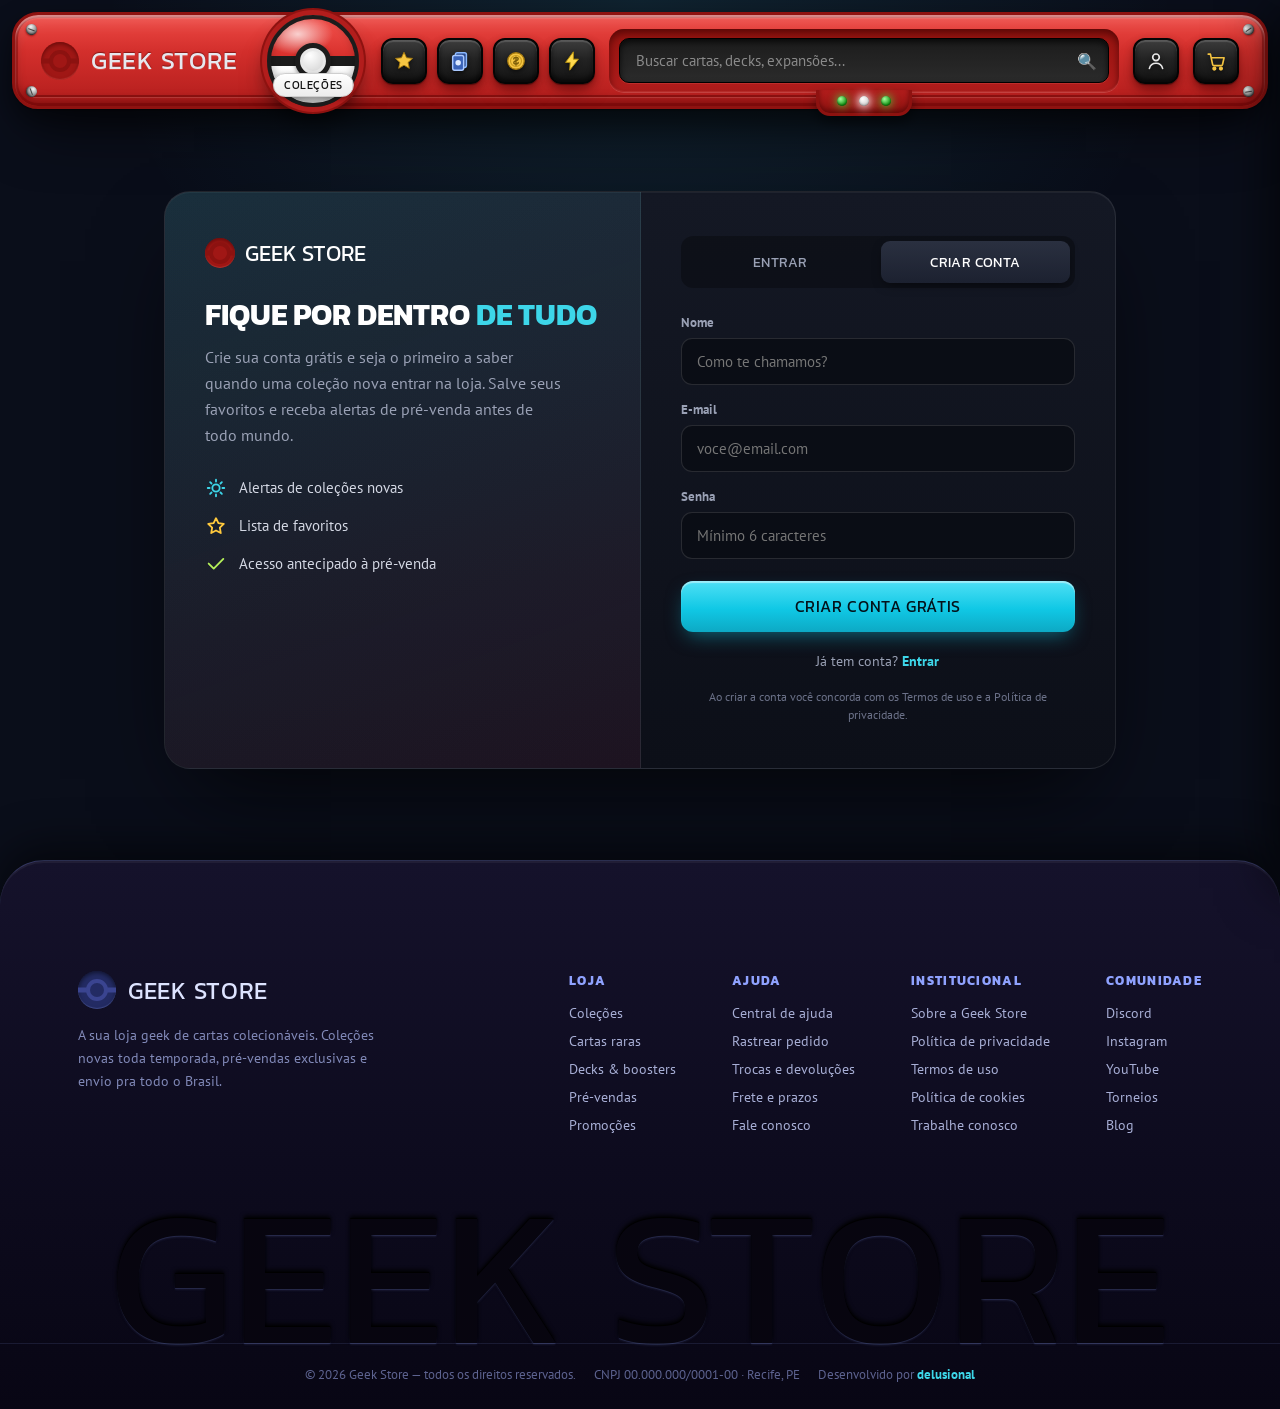
<file: conta.html>
<!DOCTYPE html>
<html lang="pt-br">
<head>
<meta charset="UTF-8">
<meta name="viewport" content="width=device-width, initial-scale=1.0">
<title>Sua conta | GEEK STORE</title>
<link href="https://fonts.googleapis.com/css?family=Kanit:700|PT+Sans:400,700&display=swap" rel="stylesheet">
<style>

:root{
  /* física de materiais (inspirada no design system do delulu):
     raise = elevado (contato + difusa + longa), sink = afundado */
  --ease-soft:cubic-bezier(0.22,0.61,0.36,1);
  --speed:180ms;
  --btn-raise:
    inset 0 2px 1px rgba(255,255,255,.16),
    inset 0 -3px 5px rgba(0,0,0,.6),
    0 1px 1px rgba(40,0,0,.5),
    0 4px 8px rgba(80,5,5,.45),
    0 12px 22px -10px rgba(40,0,0,.6);
  --btn-raise-hi:
    inset 0 2px 1px rgba(255,255,255,.2),
    inset 0 -3px 5px rgba(0,0,0,.6),
    0 1px 1px rgba(40,0,0,.4),
    0 8px 16px rgba(60,0,0,.5),
    0 22px 34px -14px rgba(30,0,0,.7);
  --btn-sink:
    inset 0 3px 6px rgba(0,0,0,.75),
    inset 0 1px 2px rgba(0,0,0,.6),
    0 1px 0 rgba(255,120,110,.2);

  --color-black:#0a0e1a;
  --color-deep:#101832;
  --color-accent:#e93d82;
  --color-cyan:#3dd6e9;
  --font-heading:'Kanit',sans-serif;
  --font-body:'PT Sans',sans-serif;
}
*{margin:0;padding:0;box-sizing:border-box}
body{background:var(--color-black);color:#fff;font-family:var(--font-body);overflow-x:hidden}

/* ===========================================================
   SCROLLBAR CUSTOM — esconde a nativa, pokébola como thumb
   =========================================================== */
html{scrollbar-width:none;-ms-overflow-style:none}
html::-webkit-scrollbar{display:none}

.pokescroll{position:fixed;right:10px;top:100px;bottom:26px;width:22px;
  z-index:60;display:flex;justify-content:center}
/* trilho: linha fina com brilho */
.pokescroll__rail{width:4px;height:100%;border-radius:99px;cursor:pointer;
  background:linear-gradient(to bottom,rgba(255,255,255,.06),rgba(255,255,255,.14) 50%,rgba(255,255,255,.06));
  box-shadow:inset 0 0 4px rgba(0,0,0,.6)}
/* a pokébola */
.pokescroll__ball{position:absolute;left:50%;top:0;translate:-50% 0;
  width:22px;height:22px;border-radius:50%;cursor:grab;
  border:2px solid #111;
  background:linear-gradient(to bottom,#e8433f 0 44%,#111 44% 56%,#f5f5f5 56% 100%);
  box-shadow:0 2px 8px rgba(0,0,0,.7),inset 0 1px 1px rgba(255,255,255,.35);
  transition:scale var(--speed) var(--ease-soft)}
.pokescroll__ball::after{content:'';position:absolute;left:50%;top:50%;
  translate:-50% -50%;width:7px;height:7px;border-radius:50%;
  background:#fff;border:2px solid #111}
.pokescroll__ball:hover{scale:1.25}
.pokescroll__ball:active{cursor:grabbing;scale:1.15}
@media (max-width:640px){.pokescroll{display:none}}

/* ===========================================================
   0. NAV — estilo "Pokédex de plástico vermelho"
   Técnicas: gradientes pra simular volume do plástico,
   inset shadows pra relevo, radial-gradient pros parafusos/LEDs
   =========================================================== */
.nav{position:fixed;top:12px;left:12px;right:12px;z-index:50;
  display:flex;align-items:center;gap:14px;padding:14px 26px;
  border-radius:26px;
  /* plástico vermelho: brilho em cima, sombra embaixo */
  background:linear-gradient(to bottom,#ef4a45 0%,#d32f2c 40%,#b21d1c 100%);
  box-shadow:
    inset 0 3px 2px rgba(255,255,255,.4),    /* highlight superior forte */
    inset 0 12px 18px -8px rgba(255,255,255,.18),
    inset 0 -6px 10px rgba(80,0,0,.5),       /* sombra inferior (volume) */
    inset 0 0 0 3px rgba(140,10,10,.55),     /* moldura interna (painel duplo) */
    0 1px 2px rgba(0,0,0,.5),                /* contato */
    0 10px 26px rgba(0,0,0,.45),             /* difusa */
    0 34px 60px -20px rgba(0,0,0,.65);       /* longa e recuada */
  border:3px solid #8e1210}
/* linha de vinco horizontal do painel (plástico em duas peças) */
.nav::before{content:'';position:absolute;left:18px;right:18px;bottom:9px;height:2px;
  border-radius:2px;background:rgba(100,5,5,.5);
  box-shadow:0 1px 0 rgba(255,255,255,.12)}
/* parafusos nos 4 cantos */
.screw{position:absolute;width:11px;height:11px;border-radius:50%;
  background:radial-gradient(circle at 35% 28%,#f4f4f4,#9a9a9a 50%,#3f3f3f);
  box-shadow:inset 0 -1px 2px rgba(0,0,0,.7),0 1px 2px rgba(120,10,10,.8)}
/* fenda do parafuso */
.screw::after{content:'';position:absolute;left:2px;right:2px;top:50%;height:1.5px;
  translate:0 -50%;background:rgba(30,30,30,.75);border-radius:2px}
.screw:nth-child(1){top:9px;left:11px;rotate:20deg}
.screw:nth-child(2){top:9px;right:11px;rotate:-35deg}
.screw:nth-child(3){bottom:9px;left:11px;rotate:70deg}
.screw:nth-child(4){bottom:9px;right:11px;rotate:-10deg}

/* logo "gravado" no plástico: sombra clara embaixo + escura em cima */
.nav__logo{display:flex;align-items:center;gap:12px;margin-right:8px;
  font-family:var(--font-heading);font-size:1.55rem;letter-spacing:.03em;
  color:#8c1210;user-select:none;
  text-shadow:0 1px 0 rgba(255,120,110,.35),0 -1px 1px rgba(60,0,0,.5)}
/* emblema pokébola achatado/gravado, tom sobre tom */
.nav__logo-ball{width:38px;height:38px;border-radius:50%;position:relative;
  background:#a01715;
  box-shadow:inset 0 2px 4px rgba(60,0,0,.55),inset 0 -1px 1px rgba(255,120,110,.3)}
.nav__logo-ball::before{content:'';position:absolute;left:0;right:0;top:50%;
  translate:0 -50%;height:5px;background:#8c1210}
.nav__logo-ball::after{content:'';position:absolute;left:50%;top:50%;
  translate:-50% -50%;width:14px;height:14px;border-radius:50%;
  background:#a01715;border:4px solid #8c1210}

/* pokébola central "COLEÇÕES" — com aro de encaixe e brilho de vidro */
.nav__ball{width:92px;height:92px;border-radius:50%;flex-shrink:0;
  margin:-26px 8px;position:relative;cursor:pointer;border:4px solid #1c1c1c;
  background:
    /* brilho de vidro no topo (reflexo curvo) */
    radial-gradient(ellipse 60% 35% at 32% 18%,rgba(255,255,255,.75),rgba(255,255,255,0) 70%),
    linear-gradient(to bottom,#f3524d 0%,#d8302c 44%,#1c1c1c 44% 56%,#fff 56%,#e4e4e4 100%);
  box-shadow:
    0 0 0 5px #b21d1c,                /* aro de encaixe no plástico */
    0 0 0 7px #8e1210,
    0 2px 3px rgba(30,0,0,.5),        /* contato */
    0 10px 20px rgba(0,0,0,.45),      /* difusa */
    0 26px 40px -16px rgba(0,0,0,.65),/* longa e recuada */
    inset 0 -4px 8px rgba(0,0,0,.25);
  transition:transform var(--speed) var(--ease-soft),
             box-shadow var(--speed) var(--ease-soft)}
.nav__ball:hover{transform:translateY(-2px) scale(1.04) rotate(-4deg);
  box-shadow:
    0 0 0 5px #b21d1c,0 0 0 7px #8e1210,
    0 3px 4px rgba(30,0,0,.4),
    0 16px 30px rgba(0,0,0,.5),
    0 34px 54px -18px rgba(0,0,0,.7),
    0 10px 28px -6px rgba(233,61,80,.5),  /* glow tonal vermelho */
    inset 0 -4px 8px rgba(0,0,0,.25)}
.nav__ball:active{transform:translateY(1px) scale(.98);
  box-shadow:
    0 0 0 5px #b21d1c,0 0 0 7px #8e1210,
    0 2px 4px rgba(0,0,0,.4),
    inset 0 4px 10px rgba(0,0,0,.4)}      /* afunda no encaixe */
.nav__ball::after{content:'';position:absolute;left:50%;top:50%;translate:-50% -50%;
  width:26px;height:26px;border-radius:50%;
  background:radial-gradient(circle at 38% 30%,#fff,#d9d9d9 70%);
  border:5px solid #1c1c1c;
  box-shadow:0 0 0 3px #e8e8e8 inset,0 2px 4px rgba(0,0,0,.4)}
.nav__ball span{position:absolute;left:50%;bottom:6px;translate:-50%;z-index:1;
  font-family:var(--font-heading);font-size:.66rem;letter-spacing:.05em;
  background:linear-gradient(to bottom,#fff,#ececec);color:#111;
  padding:3px 10px;border-radius:99px;border:1px solid #cfcfcf;
  box-shadow:0 2px 5px rgba(0,0,0,.35);white-space:nowrap}

/* botões escuros com ícone */
.nav__links{display:flex;gap:10px;flex:0 1 auto}
.nav__btn{display:flex;align-items:center;justify-content:center;
  width:46px;height:46px;border-radius:12px;text-decoration:none;
  background:linear-gradient(to bottom,#3d3d3d 0%,#232323 45%,#141414 100%);
  border:2px solid #050505;
  box-shadow:var(--btn-raise);
  transition:transform var(--speed) var(--ease-soft),
             box-shadow var(--speed) var(--ease-soft),
             filter var(--speed) var(--ease-soft)}
.nav__btn:hover{transform:translateY(-1px);filter:brightness(1.18);
  box-shadow:var(--btn-raise-hi)}
/* active AFUNDA: desce 1px e a sombra vira inset (soft UI) */
.nav__btn:active{transform:translateY(1px);filter:brightness(.92);
  box-shadow:var(--btn-sink)}
.nav__btn svg{width:22px;height:22px;display:block;
  filter:drop-shadow(0 2px 2px rgba(0,0,0,.55))}
.nav__btn--gold{color:#f5c542}

/* painel da busca — recorte fundo no plástico, com moldura em relevo */
.nav__search{flex:1 1 240px;min-width:150px;position:relative;
  background:linear-gradient(to bottom,#96130f,#b21d1c);border-radius:15px;
  padding:9px 10px;
  box-shadow:
    inset 0 4px 8px rgba(50,0,0,.65),        /* recorte fundo */
    inset 0 -1px 1px rgba(255,120,110,.25),  /* borda de baixo pega luz */
    0 1px 0 rgba(255,255,255,.15)}           /* lábio externo iluminado */
.nav__search input{width:100%;padding:12px 44px 12px 16px;border-radius:10px;
  border:1px solid #000;background:linear-gradient(to bottom,#1c1c1c,#2b2b2b);
  color:#ddd;font-family:var(--font-body);font-size:.92rem;outline:none;
  box-shadow:inset 0 3px 6px rgba(0,0,0,.7),0 1px 0 rgba(255,120,110,.2)}
.nav__search input::placeholder{color:#8a8a8a}
/* focus: anel suave em vez de glow duro (padrão soft UI) */
.nav__search input:focus{border-color:rgba(61,214,233,.6);
  box-shadow:inset 0 3px 6px rgba(0,0,0,.7),0 0 0 3px rgba(61,214,233,.22)}
.nav__search .lupa{position:absolute;right:22px;top:50%;translate:0 -50%;
  color:#9a9a9a;pointer-events:none}
/* aba dos LEDs — peça de plástico que SALTA pra fora da barra */
.nav__leds{position:absolute;bottom:-24px;left:50%;translate:-50%;
  display:flex;gap:12px;align-items:center;
  background:linear-gradient(to bottom,#b21d1c,#8e1210);
  padding:6px 18px 7px;border-radius:0 0 14px 14px;
  border:3px solid #8e1210;border-top:none;
  box-shadow:inset 0 -3px 5px rgba(60,0,0,.5),0 6px 12px rgba(0,0,0,.45)}
.nav__leds i{width:10px;height:10px;border-radius:50%;display:block;
  box-shadow:inset 0 -1px 2px rgba(0,0,0,.4)}
.nav__leds i:nth-child(1){background:radial-gradient(circle at 35% 30%,#a5ff9d,#1a9a1a 65%,#0c5c0c);box-shadow:0 0 8px 1px rgba(70,230,70,.8),inset 0 -1px 2px rgba(0,60,0,.6)}
.nav__leds i:nth-child(2){background:radial-gradient(circle at 35% 30%,#fff,#d8d8d8 65%,#9d9d9d);box-shadow:0 0 9px 2px rgba(255,255,255,.85),inset 0 -1px 2px rgba(80,80,80,.5);animation:ledblink 2.2s infinite}
.nav__leds i:nth-child(3){background:radial-gradient(circle at 35% 30%,#a5ff9d,#1a9a1a 65%,#0c5c0c);box-shadow:0 0 8px 1px rgba(70,230,70,.8),inset 0 -1px 2px rgba(0,60,0,.6)}
@keyframes ledblink{0%,88%,100%{opacity:1}94%{opacity:.35}}

/* badge do carrinho */
.nav__btn .badge{position:absolute;top:-6px;right:-6px;width:18px;height:18px;
  border-radius:50%;background:#f5c542;color:#3a2a00;font-size:.68rem;
  font-weight:700;display:flex;align-items:center;justify-content:center;
  font-family:var(--font-body);box-shadow:0 2px 4px rgba(0,0,0,.4)}
.nav__btn{position:relative}

/* ---- mini-carrinho (dropdown com morph fluido) ---- */
.nav__cart-wrap{position:relative;display:flex;align-items:center}

.minicart{position:absolute;top:calc(100% + 16px);right:-6px;width:340px;max-width:86vw;z-index:902;
  transform-origin:top right;color:#eef1f8;font-family:var(--font-body);
  background:linear-gradient(180deg,#172142,#0b1122);
  border:1px solid rgba(245,197,66,.3);
  box-shadow:0 26px 55px -14px rgba(0,0,0,.75),0 0 0 1px rgba(0,0,0,.3);
  border-radius:22px;padding:4px 4px 0;
  opacity:0;visibility:hidden;transform:scale(.35) translateY(-16px);
  transition:opacity .18s ease,transform .2s ease,visibility .2s}
.minicart.open{opacity:1;visibility:visible;transform:scale(1) translateY(0);
  animation:minicart-morph .5s cubic-bezier(.34,1.56,.64,1)}
@keyframes minicart-morph{
  0%  {opacity:0;transform:scale(.3) translateY(-18px);
       border-radius:50% 50% 46% 54% / 62% 60% 40% 42%}
  45% {opacity:1;transform:scale(1.04) translateY(2px);
       border-radius:34px 34px 26px 26px}
  70% {transform:scale(.99) translateY(0);border-radius:20px}
  100%{opacity:1;transform:scale(1) translateY(0);border-radius:22px}
}
/* seta apontando pro ícone */
.minicart::before{content:'';position:absolute;top:-8px;right:20px;width:15px;height:15px;
  background:#172142;border-left:1px solid rgba(245,197,66,.3);
  border-top:1px solid rgba(245,197,66,.3);transform:rotate(45deg);border-radius:4px 0 0 0}

.minicart__head{display:flex;align-items:center;justify-content:space-between;padding:14px 14px 10px}
.minicart__title{font-family:var(--font-heading);text-transform:uppercase;letter-spacing:.03em;
  font-size:1rem;color:#fff}
.minicart__count{font-size:.75rem;color:#f5c542;font-weight:700}

.minicart__items{max-height:288px;overflow-y:auto;padding:0 8px}
.minicart__empty{text-align:center;color:#7c86a2;padding:34px 10px;font-size:.9rem}

.mc-line{display:flex;gap:10px;align-items:center;padding:9px 4px;
  border-bottom:1px solid rgba(255,255,255,.06)}
.mc-line:last-child{border-bottom:none}
.mc-line__img{width:44px;height:44px;border-radius:9px;object-fit:contain;background:#fff;flex-shrink:0}
.mc-line__info{flex:1;min-width:0}
.mc-line__name{font-size:.8rem;color:#eef1f8;font-weight:700;line-height:1.2;
  white-space:nowrap;overflow:hidden;text-overflow:ellipsis}
.mc-line__meta{font-size:.75rem;color:#9aa3bd;margin-top:2px}
.mc-line__meta b{color:#f5c542}
.mc-line__rm{background:none;border:none;color:#818aa6;cursor:pointer;padding:4px;
  border-radius:6px;line-height:0;transition:.15s;flex-shrink:0}
.mc-line__rm:hover{color:#ff6b6b;background:rgba(255,107,107,.1)}

.minicart__foot{padding:12px 14px 15px;border-top:1px solid rgba(255,255,255,.1);margin-top:2px}
.minicart__total{display:flex;justify-content:space-between;align-items:baseline;margin-bottom:12px}
.minicart__total span{color:#aab2ca;font-size:.9rem}
.minicart__total strong{font-family:var(--font-heading);font-size:1.35rem;color:#fff}
.minicart__actions{display:flex;flex-direction:column;gap:8px}
.minicart__btn{width:100%;padding:12px;border-radius:11px;cursor:pointer;border:none;
  font-family:var(--font-heading);text-transform:uppercase;letter-spacing:.03em;
  font-size:.9rem;font-weight:700;transition:.16s}
.minicart__btn--buy{background:linear-gradient(180deg,#ffd24d,#f5a814);color:#3a2600;
  box-shadow:0 6px 15px -4px rgba(245,168,20,.5)}
.minicart__btn--buy:hover{filter:brightness(1.06);transform:translateY(-1px)}
.minicart__btn--buy:active{transform:translateY(1px)}
.minicart__btn--view{background:rgba(255,255,255,.06);color:#eef1f8;border:1px solid rgba(255,255,255,.2)}
.minicart__btn--view:hover{background:rgba(255,255,255,.12);border-color:#f5c542;color:#fff}
.minicart__btn:disabled{opacity:.4;cursor:not-allowed;filter:grayscale(.3);transform:none;box-shadow:none}

@media (max-width:1100px){
  .nav{flex-wrap:wrap;justify-content:center}
  .nav__ball{margin:4px}
}

/* ===========================================================
   1. HERO — vídeo de fundo (é assim que o site original faz o
   "efeito de água": um mp4 em loop atrás do conteúdo)
   =========================================================== */
.hero{position:relative;height:100vh;display:flex;align-items:center;justify-content:center;overflow:hidden}
.hero__video{position:absolute;inset:0;width:100%;height:100%;object-fit:cover;z-index:0}
/* dissolve suave do vídeo pro preto da seção Pitch Black:
   opacidade em curva ease (mesma técnica do fade da seção azul) */
.hero__fade{position:absolute;inset:0;z-index:1;
  background:linear-gradient(to bottom,
    rgba(0,0,0,0)    0%,
    rgba(0,0,0,0)    38%,
    rgba(0,0,0,.06)  50%,
    rgba(0,0,0,.18)  60%,
    rgba(0,0,0,.38)  69%,
    rgba(0,0,0,.58)  77%,
    rgba(0,0,0,.76)  84%,
    rgba(0,0,0,.9)   90%,
    rgba(0,0,0,.97)  95%,
    #000             100%)}
.hero__content{position:relative;z-index:2;text-align:center;padding:0 20px}
.hero__title{font-family:var(--font-heading);font-size:clamp(2.5rem,8vw,6rem);
  text-transform:uppercase;line-height:.95;letter-spacing:.02em;
  background:linear-gradient(120deg,#fff 30%,var(--color-cyan) 50%,#fff 70%);
  background-size:200% auto;-webkit-background-clip:text;background-clip:text;
  -webkit-text-fill-color:transparent;
  animation:shineText 4s linear infinite}
@keyframes shineText{to{background-position:200% center}}
.hero__sub{margin-top:16px;font-size:1.1rem;color:#cdd6f4;text-shadow:0 2px 12px rgba(0,0,0,.8)}

/* ===========================================================
   2. CANVAS DE ÁGUA — ondulação interativa (ripple) que segue
   o mouse, por cima do vídeo. Simulação clássica de water
   ripple em 2 buffers.
   =========================================================== */
#water{position:absolute;inset:0;z-index:1;pointer-events:none;mix-blend-mode:screen;opacity:.55}

/* ===========================================================
   3. CARTAS HOLOGRÁFICAS — perspectiva 3D + shine seguindo o
   mouse (mesma técnica do card__shine / perspective-card
   do site original)
   =========================================================== */
.cards{padding:100px 20px;max-width:1100px;margin:0 auto}
.cards h2{font-family:var(--font-heading);text-transform:uppercase;text-align:center;
  font-size:clamp(1.8rem,4vw,3rem);margin-bottom:60px;color:var(--color-cyan)}
.cards__grid{display:flex;gap:40px;justify-content:center;flex-wrap:wrap}

.pcard{width:260px;aspect-ratio:63/88;perspective:1000px;cursor:pointer}
.pcard__inner{position:relative;width:100%;height:100%;border-radius:14px;
  transform-style:preserve-3d;transition:transform .12s ease-out;
  background:linear-gradient(160deg,#1b2a52,#0d1330 60%,#251b52);
  box-shadow:0 20px 60px rgba(0,0,0,.6);overflow:hidden;
  display:flex;align-items:center;justify-content:center}
.pcard__inner::before{ /* moldura */
  content:"";position:absolute;inset:8px;border:2px solid rgba(255,255,255,.15);
  border-radius:10px;pointer-events:none}
.pcard__label{font-family:var(--font-heading);font-size:1.4rem;text-transform:uppercase;
  color:rgba(255,255,255,.85);text-align:center;padding:0 14px}
/* o SHINE: gradiente radial que se move com o mouse */
.pcard__shine{position:absolute;inset:0;pointer-events:none;
  background:radial-gradient(circle at var(--mx,50%) var(--my,50%),
    rgba(255,255,255,.35) 0%,
    rgba(61,214,233,.18) 25%,
    transparent 60%);
  mix-blend-mode:overlay;transition:opacity .3s;opacity:0}
/* o HOLO: faixas de arco-íris que deslizam conforme a inclinação */
.pcard__holo{position:absolute;inset:0;pointer-events:none;opacity:0;transition:opacity .3s;
  background:linear-gradient(115deg,
    transparent 20%,
    rgba(233,61,130,.25) 36%,
    rgba(61,214,233,.25) 44%,
    rgba(233,203,61,.25) 52%,
    transparent 70%);
  background-size:250% 250%;
  background-position:calc(var(--mx,50%)) calc(var(--my,50%));
  mix-blend-mode:color-dodge;filter:brightness(1.2) saturate(1.4)}
.pcard:hover .pcard__shine,.pcard:hover .pcard__holo{opacity:1}

/* ===========================================================
   3a-2. EXPLORE A LOJA — carrossel estilo mercado
   =========================================================== */
.shop{position:relative;padding:190px 0 100px;overflow:hidden;
  background:#0a0e14 url("assets/pattern-black.jpg") repeat;
  background-size:60px;background-attachment:fixed}
/* transição vinda da Pitch Black: o preto dela dissolve por cima
   do pattern (fade de opacidade dentro DESTA seção — nada é clipado) */
.shop::before{content:'';position:absolute;top:0;left:0;right:0;height:240px;
  pointer-events:none;z-index:0;
  background:linear-gradient(to bottom,
    #000 0%,rgba(0,0,0,.91) 20%,rgba(0,0,0,.74) 38%,
    rgba(0,0,0,.52) 55%,rgba(0,0,0,.3) 71%,
    rgba(0,0,0,.13) 85%,rgba(0,0,0,.04) 94%,rgba(0,0,0,0) 100%)}
.shop__inner,.shop__track,.shop__more{position:relative;z-index:1}
.shop__inner{max-width:1280px;margin:0 auto;padding:0 20px}
.shop__head{display:flex;align-items:flex-end;justify-content:space-between;
  gap:20px;margin-bottom:36px;flex-wrap:wrap}
.shop__title{font-family:var(--font-heading);text-transform:uppercase;
  font-size:clamp(1.7rem,3.6vw,2.8rem);line-height:1;color:#fff;
  text-shadow:0 3px 0 rgba(0,0,0,.55),0 10px 24px rgba(0,0,0,.6)}
.shop__title span{color:#ffc93d;
  text-shadow:0 3px 0 rgba(120,70,0,.55),0 10px 24px rgba(0,0,0,.6),
    0 0 26px rgba(255,201,61,.35)}
.shop__nav{display:flex;gap:10px}
.shop__arrow{width:52px;height:52px;border-radius:50%;cursor:pointer;
  display:flex;align-items:center;justify-content:center;
  border:2px solid #a87c10;color:#181000;
  background:linear-gradient(to bottom,#ffd968,#ffc93d 55%,#e0a91f);
  box-shadow:inset 0 2px 1px rgba(255,255,255,.5),inset 0 -5px 9px rgba(150,100,10,.4),
    0 2px 2px rgba(0,0,0,.55),0 8px 18px rgba(0,0,0,.5),
    0 20px 34px -12px rgba(255,201,61,.35);
  transition:transform var(--speed) var(--ease-soft),
             box-shadow var(--speed) var(--ease-soft),filter var(--speed) var(--ease-soft)}
.shop__arrow svg{width:22px;height:22px}
.shop__arrow:hover{transform:translateY(-2px);filter:brightness(1.07);
  box-shadow:inset 0 2px 1px rgba(255,255,255,.5),inset 0 -5px 9px rgba(150,100,10,.4),
    0 3px 3px rgba(0,0,0,.5),0 14px 26px rgba(0,0,0,.55),
    0 28px 46px -14px rgba(255,201,61,.5)}
.shop__arrow:active{transform:translateY(1px);filter:brightness(.94);
  box-shadow:inset 0 3px 8px rgba(120,80,5,.55),0 2px 4px rgba(0,0,0,.5)}

/* trilho: scroll horizontal com snap; as pontas dissolvem com
   mask-image em vez de cortar seco */
.shop__track{display:flex;gap:26px;overflow-x:auto;
  padding:14px max(28px,calc((100vw - 1280px)/2)) 30px;
  scroll-snap-type:x mandatory;scrollbar-width:none;
  -webkit-mask:linear-gradient(to right,
    transparent 0,#000 60px,#000 calc(100% - 60px),transparent 100%);
  mask:linear-gradient(to right,
    transparent 0,#000 60px,#000 calc(100% - 60px),transparent 100%)}
.shop__track::-webkit-scrollbar{display:none}
.shop-item{flex:0 0 280px;scroll-snap-align:center;
  background:linear-gradient(180deg,#17171e 0%,#0c0c10 100%);
  border:1px solid rgba(255,255,255,.09);border-radius:20px;
  padding:22px 20px;text-align:center;display:flex;flex-direction:column;
  box-shadow:inset 0 1px 0 rgba(255,255,255,.07),0 1px 1px rgba(0,0,0,.6),
    0 10px 20px rgba(0,0,0,.5),0 30px 50px -20px rgba(0,0,0,.7);
  transition:transform var(--speed) var(--ease-soft),
             border-color var(--speed) var(--ease-soft),
             box-shadow var(--speed) var(--ease-soft)}
.shop-item:hover{transform:translateY(-5px);border-color:rgba(255,201,61,.5);
  box-shadow:inset 0 1px 0 rgba(255,255,255,.09),0 2px 2px rgba(0,0,0,.5),
    0 18px 32px rgba(0,0,0,.55),0 44px 70px -22px rgba(255,201,61,.3)}
.shop-item__img{width:100%;aspect-ratio:1;object-fit:contain;border-radius:12px;
  background:#fff;margin-bottom:16px}
.shop-item__img--dark{background:transparent}
.shop-item__tag{font-size:.72rem;text-transform:uppercase;letter-spacing:.1em;
  font-family:var(--font-heading);margin-bottom:5px}
.shop-item__tag--cyan{color:#3dd6e9}
.shop-item__tag--green{color:#b4f05a}
.shop-item__tag--purple{color:#b18aff}
.shop-item__tag--red{color:#ff8b6a}
.shop-item__tag--pink{color:#ff7ab0}
.shop-item__tag--blue{color:#5aa9ff}
.shop-item__name{font-weight:700;font-size:1rem;line-height:1.3;color:#e6e8ef;
  margin-bottom:8px}
.shop-item__price{font-family:var(--font-heading);font-size:1.45rem;color:#ffc93d;
  margin-bottom:16px}
/* dois CTAs: comprar agora (primário dourado) + carrinho (secundário) */
.shop-item__actions{margin-top:auto;display:flex;flex-direction:column;gap:9px}
.shop-item__buy{display:block;font-size:.9rem;font-weight:700;
  font-family:var(--font-heading);text-transform:uppercase;letter-spacing:.04em;
  color:#181000;text-decoration:none;padding:12px 10px;border-radius:11px;
  background:linear-gradient(to bottom,#ffd968,#ffc93d 55%,#e0a91f);
  border:1px solid #a87c10;
  box-shadow:inset 0 1px 1px rgba(255,255,255,.5),inset 0 -5px 9px rgba(150,100,10,.35),
    0 3px 8px rgba(0,0,0,.5),0 12px 22px -8px rgba(255,201,61,.35);
  transition:transform var(--speed) var(--ease-soft),filter var(--speed) var(--ease-soft),
             box-shadow var(--speed) var(--ease-soft)}
.shop-item__buy:hover{transform:translateY(-1px);filter:brightness(1.07)}
.shop-item__buy:active{transform:translateY(1px);filter:brightness(.93);
  box-shadow:inset 0 3px 6px rgba(120,80,5,.55)}
.shop-item__cart{display:block;font-size:.82rem;font-weight:700;
  color:#ffc93d;text-decoration:none;padding:10px;border-radius:11px;
  background:linear-gradient(to bottom,#2a2a32,#1a1a20);
  border:1px solid rgba(255,201,61,.4);
  box-shadow:inset 0 1px 0 rgba(255,255,255,.08),0 3px 8px rgba(0,0,0,.4);
  transition:transform var(--speed) var(--ease-soft),
             border-color var(--speed) var(--ease-soft),
             background var(--speed) var(--ease-soft),
             box-shadow var(--speed) var(--ease-soft)}
.shop-item__cart:hover{transform:translateY(-1px);border-color:#ffc93d;
  background:linear-gradient(to bottom,#33332b,#1f1f18)}
.shop-item__cart:active{transform:translateY(1px);
  box-shadow:inset 0 3px 6px rgba(0,0,0,.6)}

.shop__more{text-align:center;margin-top:34px}
.shop__more-btn{display:inline-block;font-family:var(--font-heading);
  text-transform:uppercase;letter-spacing:.06em;font-size:1rem;
  color:#181000;text-decoration:none;padding:15px 46px;border-radius:99px;
  background:linear-gradient(to bottom,#ffd968,#ffc93d 55%,#e0a91f);
  border:2px solid #a87c10;
  box-shadow:inset 0 2px 1px rgba(255,255,255,.5),inset 0 -7px 12px rgba(150,100,10,.4),
    0 2px 2px rgba(0,0,0,.55),0 10px 24px rgba(0,0,0,.5),
    0 26px 46px -14px rgba(255,201,61,.35);
  transition:transform var(--speed) var(--ease-soft),
             box-shadow var(--speed) var(--ease-soft),filter var(--speed) var(--ease-soft)}
.shop__more-btn:hover{transform:translateY(-2px);filter:brightness(1.06)}
.shop__more-btn:active{transform:translateY(1px);filter:brightness(.94);
  box-shadow:inset 0 3px 8px rgba(120,80,5,.55),0 2px 4px rgba(0,0,0,.5)}

/* ===========================================================
   3b. PRODUTOS EM DESTAQUE — o famoso "efeito de água"!
   No site original é WebGL2: bolhas instanciadas sobem,
   levam blur gaussiano e um shader de threshold pinta de
   ciano. Aqui reproduzo com a técnica "gooey": canvas com
   bolhas + filter: blur() contrast() — mesmo resultado visual.
   =========================================================== */
.featured{position:relative;padding:160px 20px 220px;overflow:hidden;
  /* fundo ESCURO com o padrão de losangos — a água ciano é desenhada
     por cima pelo canvas (como o WebGL do original) */
  background:#0a0e14 url("assets/pattern-black.jpg") repeat;
  background-size:60px;
  background-attachment:fixed} /* mesma grade das outras seções */
/* filtro SVG gooey: funde as gotas SEM alterar o fundo ciano
   (blur + curva de alpha, aplicado só no canvas transparente) */
.featured__goo{position:absolute;inset:0;z-index:0;pointer-events:none;
  filter:url(#goo)}
#goo-canvas{width:100%;height:100%;display:block}
/* SEÇÃO AZUL — continuação da água. Mesmo ciano do canvas
   (rgb(16,200,229)), emendando sem costura com o fim da seção
   anterior. No final, fade muuuito suave até o escuro. */
.aqua{position:relative;padding:80px 20px 480px;
  /* fade de OPACIDADE pura: o mesmo ciano indo de 100% a 0%,
     sempre a mesma cor — só o alpha desce, bem gradativo.
     As paradas seguem uma curva suave (ease), sem corte seco. */
  background:linear-gradient(to bottom,
    rgba(16,200,229,1)   0%,
    rgba(16,200,229,1)   40%,
    rgba(16,200,229,.92) 52%,
    rgba(16,200,229,.78) 62%,
    rgba(16,200,229,.58) 71%,
    rgba(16,200,229,.38) 79%,
    rgba(16,200,229,.21) 86%,
    rgba(16,200,229,.09) 92%,
    rgba(16,200,229,.02) 97%,
    rgba(16,200,229,0)   100%),
    /* o MESMO padrão de losangos da próxima seção fica atrás do azul:
       quando a opacidade chega a 0, ele já está lá — sem corte seco */
    url("assets/pattern-black.jpg") #0a0e14;
  background-size:auto,60px;
  /* "fixed" ancora o tile na grade do viewport — as duas seções
     desenham o padrão alinhado, sem desencontro na emenda */
  background-attachment:scroll,fixed;
}
.aqua__inner{position:relative;z-index:1;max-width:1100px;margin:0 auto;text-align:center}

/* CAOS ASCENDENTE — vitrine da coleção sobre a água */
.chaos__hero{display:flex;flex-direction:column;align-items:center;
  justify-content:center;gap:44px;margin-bottom:64px}
.chaos__logo{width:min(580px,90vw);
  /* parece emergir da água: sombra dura curta + glow claro */
  filter:drop-shadow(0 10px 18px rgba(3,60,72,.45))
         drop-shadow(0 0 26px rgba(255,255,255,.35));
  animation:chaosBob 6s ease-in-out infinite}
@keyframes chaosBob{0%,100%{translate:0 0}50%{translate:0 -12px}} /* boia na água */

/* BLOCO DA CARTA — estilo pôster: headline em camadas à esquerda,
   boneco apontando embaixo, carta grande com glow à direita */
.chaos__luck{display:flex;align-items:center;justify-content:center;
  gap:56px;margin:10px auto 30px;max-width:1100px;flex-wrap:wrap}
.chaos__luck-left{display:flex;flex-direction:column;align-items:center;gap:0}

/* headline "sticker": linhas empilhadas, Kanit pesada, uppercase */
.luck-headline{display:flex;flex-direction:column;align-items:center;
  font-family:var(--font-heading);text-transform:uppercase;line-height:.98;
  rotate:-2deg;margin-bottom:8px}
.luck-headline .l1{font-size:clamp(1.6rem,3vw,2.4rem);color:#fff;
  text-shadow:0 2px 0 rgba(4,50,62,.55),0 6px 16px rgba(3,40,52,.5);
  letter-spacing:.02em}
.luck-headline .l2{font-size:clamp(3rem,6.5vw,5.2rem);color:#8ce62e;
  letter-spacing:.01em;
  /* contorno escuro + relevo, efeito adesivo */
  text-shadow:
    0 3px 0 #1e4d08,0 6px 0 rgba(10,30,4,.55),
    0 12px 26px rgba(3,40,52,.55),0 0 34px rgba(140,230,46,.45)}
.luck-headline .l3{font-size:clamp(1.4rem,2.6vw,2.1rem);color:#fff;
  text-shadow:0 2px 0 rgba(4,50,62,.55),0 6px 14px rgba(3,40,52,.5)}
.luck-headline .l4{font-size:clamp(1.5rem,2.8vw,2.3rem);color:#ffc93d;
  text-shadow:0 2px 0 rgba(120,70,0,.6),0 6px 14px rgba(3,40,52,.5),
    0 0 26px rgba(255,201,61,.4)}
/* mascote apontando pra carta */
.chaos__boneco{width:380px;flex-shrink:0;margin-top:-6px;
  filter:drop-shadow(0 16px 26px rgba(3,50,62,.5));
  animation:bonecoPoint 3.2s ease-in-out infinite;transform-origin:bottom center}
/* balanço de "olha isso aqui!": inclina levemente na direção da carta */
@keyframes bonecoPoint{0%,100%{rotate:0deg;translate:0 0}50%{rotate:2.5deg;translate:6px -4px}}
@media (max-width:900px){.chaos__boneco{width:220px}}
/* wrapper: perspectiva 3D + glow + boiar (o tilt vai no .holo-inner) */
.chaos__carta-wrap{flex-shrink:0;rotate:3deg;perspective:1000px;cursor:pointer;
  filter:drop-shadow(0 24px 38px rgba(3,50,62,.55))
         drop-shadow(0 0 30px rgba(140,230,46,.5));
  animation:chaosBob 6s ease-in-out infinite;animation-delay:3s}
.chaos__carta-wrap .holo-inner{position:relative;border-radius:15px;overflow:hidden;
  transform-style:preserve-3d;transition:transform .12s ease-out}
.chaos__carta{width:380px;display:block;border-radius:15px}
.chaos__carta-wrap:hover .pcard__shine,
.chaos__carta-wrap:hover .pcard__holo{opacity:1}
.chaos__luck-text{max-width:640px;text-align:center}
.chaos__luck-text .kicker{font-family:var(--font-heading);text-transform:uppercase;
  font-size:.85rem;letter-spacing:.14em;color:#06333f;margin-bottom:6px}
.chaos__luck-text h3{font-family:var(--font-heading);text-transform:uppercase;
  font-size:clamp(1.7rem,3.4vw,2.6rem);line-height:1.02;color:#fff;
  text-shadow:0 2px 0 rgba(4,60,74,.5),0 8px 22px rgba(3,50,62,.5);margin-bottom:12px}
.chaos__luck-text p{color:#083b48;line-height:1.55;margin-bottom:20px;font-size:1.02rem}
.chaos__luck-cta{display:inline-block;font-family:var(--font-heading);
  text-transform:uppercase;letter-spacing:.06em;font-size:1rem;
  color:#fff;text-decoration:none;padding:14px 30px;border-radius:99px;
  background:linear-gradient(to bottom,#ff5f58 0%,#e2312d 55%,#b81f1e 100%);
  border:2px solid #8e1210;
  box-shadow:inset 0 2px 1px rgba(255,255,255,.35),inset 0 -8px 14px rgba(120,10,10,.45),
    0 2px 2px rgba(3,40,52,.4),0 10px 22px rgba(3,40,52,.45),
    0 26px 44px -14px rgba(180,20,20,.55);
  transition:transform var(--speed) var(--ease-soft),
             box-shadow var(--speed) var(--ease-soft),filter var(--speed) var(--ease-soft)}
.chaos__luck-cta:hover{transform:translateY(-2px);filter:brightness(1.08);
  box-shadow:inset 0 2px 1px rgba(255,255,255,.35),inset 0 -8px 14px rgba(120,10,10,.45),
    0 3px 3px rgba(3,40,52,.35),0 16px 32px rgba(3,40,52,.5),
    0 36px 58px -16px rgba(180,20,20,.65)}
.chaos__luck-cta:active{transform:translateY(1px);filter:brightness(.94);
  box-shadow:inset 0 4px 10px rgba(90,5,5,.6),0 2px 4px rgba(3,40,52,.35)}
@media (max-width:760px){.chaos__luck-text{text-align:center}}

/* botão "saiba mais" — centralizado abaixo da vitrine */
.chaos__more{text-align:center;margin-top:44px}
.chaos__more-btn{display:inline-block;font-family:var(--font-heading);
  text-transform:uppercase;letter-spacing:.06em;font-size:1.05rem;
  color:#04252e;text-decoration:none;padding:16px 42px;border-radius:99px;
  background:linear-gradient(to bottom,#fff,#e8f8fb 55%,#cfeef5);
  border:2px solid #0a8ba1;
  box-shadow:inset 0 2px 1px rgba(255,255,255,.8),inset 0 -6px 10px rgba(120,190,205,.35),
    0 2px 2px rgba(3,40,52,.4),0 10px 22px rgba(3,40,52,.4),
    0 26px 44px -14px rgba(3,40,52,.5);
  transition:transform var(--speed) var(--ease-soft),
             box-shadow var(--speed) var(--ease-soft),filter var(--speed) var(--ease-soft)}
.chaos__more-btn:hover{transform:translateY(-2px);filter:brightness(1.03);
  box-shadow:inset 0 2px 1px rgba(255,255,255,.8),inset 0 -6px 10px rgba(120,190,205,.35),
    0 3px 3px rgba(3,40,52,.35),0 16px 30px rgba(3,40,52,.45),
    0 36px 58px -16px rgba(16,200,229,.5)}
.chaos__more-btn:active{transform:translateY(1px);filter:brightness(.96);
  box-shadow:inset 0 3px 8px rgba(60,120,135,.5),0 2px 4px rgba(3,40,52,.35)}

/* variante verde do "saiba mais" (Equilíbrio Perfeito) */
.chaos__more-btn--green{color:#122b02;border-color:#4a8f0d;
  background:linear-gradient(to bottom,#fff,#eefad8 55%,#d8f0b4);
  box-shadow:inset 0 2px 1px rgba(255,255,255,.8),inset 0 -6px 10px rgba(150,200,100,.35),
    0 2px 2px rgba(20,60,5,.4),0 10px 22px rgba(20,60,5,.4),
    0 26px 44px -14px rgba(20,60,5,.5)}
.chaos__more-btn--green:hover{
  box-shadow:inset 0 2px 1px rgba(255,255,255,.8),inset 0 -6px 10px rgba(150,200,100,.35),
    0 3px 3px rgba(20,60,5,.35),0 16px 30px rgba(20,60,5,.45),
    0 36px 58px -16px rgba(124,214,32,.55)}
.chaos__more-btn--green:active{
  box-shadow:inset 0 3px 8px rgba(90,130,50,.5),0 2px 4px rgba(20,60,5,.35)}

/* foto real do produto dentro do card */
.product__img{width:100%;aspect-ratio:1;object-fit:contain;margin-bottom:14px;
  filter:drop-shadow(0 8px 14px rgba(3,40,52,.4));
  transition:transform var(--speed) var(--ease-soft)}
.product:hover .product__img{transform:scale(1.05) translateY(-3px)}

.featured__inner{position:relative;z-index:1;max-width:1100px;margin:0 auto;text-align:center}
/* headline de venda — mesmo estilo "sticker" do bloco do Greninja */
.featured__headline{display:flex;flex-direction:column;align-items:center;
  font-family:var(--font-heading);text-transform:uppercase;line-height:1;
  margin-bottom:56px}
.featured__headline .fh1{font-size:clamp(2rem,3.6vw,3rem);color:#fff;
  text-shadow:0 2px 0 rgba(0,0,0,.5),0 6px 16px rgba(0,0,0,.6);
  animation:fhBob 4s ease-in-out infinite}
.featured__headline .fh2{font-size:clamp(3rem,6.8vw,5.6rem);color:#3dd6e9;
  text-shadow:0 4px 0 #085a68,0 8px 0 rgba(0,20,26,.55),
    0 14px 30px rgba(0,0,0,.6),0 0 38px rgba(61,214,233,.45);
  margin-bottom:16px;
  /* pulso de glow: o título "respira" luz ciano */
  animation:fhBob 4s ease-in-out infinite,fhGlow 2.6s ease-in-out infinite}
.featured__headline .fh3{font-family:var(--font-body);text-transform:none;
  font-size:1.15rem;color:#ffc93d;letter-spacing:.01em;
  text-shadow:0 1px 0 rgba(0,0,0,.5),0 4px 12px rgba(0,0,0,.5);
  animation:fhBob 4s ease-in-out infinite}
/* flutuação sutil do bloco inteiro (mesma cadência nas 3 linhas) */
@keyframes fhBob{0%,100%{translate:0 0}50%{translate:0 -6px}}
/* a luz ciano pulsa — chama o olho sem piscar */
@keyframes fhGlow{
  0%,100%{text-shadow:0 4px 0 #085a68,0 8px 0 rgba(0,20,26,.55),
    0 14px 30px rgba(0,0,0,.6),0 0 26px rgba(61,214,233,.35)}
  50%{text-shadow:0 4px 0 #085a68,0 8px 0 rgba(0,20,26,.55),
    0 14px 30px rgba(0,0,0,.6),0 0 60px rgba(61,214,233,.85),
    0 0 90px rgba(61,214,233,.4)}}
.product{box-shadow:0 14px 34px rgba(4,30,40,.35)}
.featured__products{display:flex;gap:24px;justify-content:center;flex-wrap:nowrap;
  /* "escapa" do container de 1100px pra caber os 4 na mesma linha */
  width:min(1340px,96vw);position:relative;left:50%;transform:translateX(-50%)}
/* os 4 sempre na mesma linha: cards cedem largura se faltar espaço */
.featured__products .product{flex:1 1 0;min-width:0;max-width:300px}
@media (max-width:820px){.featured__products{flex-wrap:wrap}
  .featured__products .product{flex:1 1 42%}}
/* cards de MERCADO: grandes, com preço e botão de compra */
.product{width:300px;background:rgba(8,12,22,.72);backdrop-filter:blur(8px);
  border:1px solid rgba(61,214,233,.28);border-radius:18px;padding:26px 22px 24px;
  display:flex;flex-direction:column;
  box-shadow:inset 0 1px 0 rgba(255,255,255,.08),0 2px 3px rgba(3,40,52,.4),
    0 14px 28px rgba(3,40,52,.35),0 40px 64px -22px rgba(3,30,42,.6);
  transition:transform var(--speed) var(--ease-soft),
             border-color var(--speed) var(--ease-soft),
             box-shadow var(--speed) var(--ease-soft)}
.product:hover{transform:translateY(-6px);border-color:var(--color-cyan);
  box-shadow:inset 0 1px 0 rgba(255,255,255,.1),0 3px 4px rgba(3,40,52,.35),
    0 22px 40px rgba(3,40,52,.4),0 54px 84px -26px rgba(16,200,229,.45)}
.product__name{font-weight:700;font-size:1.05rem;line-height:1.3;margin-bottom:6px}
.product__price{font-family:var(--font-heading);font-size:1.5rem;color:var(--color-cyan);
  margin-bottom:4px}
.product__price s{font-size:.85rem;color:#7d8aa8;margin-right:8px;font-family:var(--font-body)}
.product__stock{font-size:.78rem;color:#8ee6a0;margin-bottom:16px}
.product__cta{display:block;margin-top:auto;font-family:var(--font-heading);
  text-transform:uppercase;letter-spacing:.05em;font-size:.92rem;text-align:center;
  color:#04121a;text-decoration:none;padding:13px 16px;border-radius:12px;
  background:linear-gradient(to bottom,#4fe0f5,#10c8e5 55%,#0da9c4);
  border:1px solid #0a8ba1;
  box-shadow:inset 0 2px 1px rgba(255,255,255,.45),inset 0 -6px 10px rgba(6,110,130,.4),
    0 4px 10px rgba(3,40,52,.45),0 14px 24px -8px rgba(16,200,229,.4);
  transition:transform var(--speed) var(--ease-soft),
             box-shadow var(--speed) var(--ease-soft),filter var(--speed) var(--ease-soft)}
.product__cta:hover{transform:translateY(-1px);filter:brightness(1.08)}
.product__cta:active{transform:translateY(1px);filter:brightness(.93);
  box-shadow:inset 0 3px 8px rgba(4,70,84,.6)}

/* ===========================================================
   3b-2. EQUILÍBRIO PERFEITO — mesma técnica da seção azul
   (cor chapada + fade de opacidade até 0 sobre o pattern),
   versão VERDE-LIMA da identidade da expansão.
   =========================================================== */
.perfect{position:relative;padding:120px 20px 420px;overflow:hidden;
  background:linear-gradient(to bottom,
    rgba(124,214,32,1)   0%,
    rgba(124,214,32,1)   38%,
    rgba(124,214,32,.92) 50%,
    rgba(124,214,32,.78) 60%,
    rgba(124,214,32,.58) 70%,
    rgba(124,214,32,.38) 78%,
    rgba(124,214,32,.21) 86%,
    rgba(124,214,32,.09) 92%,
    rgba(124,214,32,.02) 97%,
    rgba(124,214,32,0)   100%),
    url("assets/pattern-black.jpg") #0a0e14;
  background-size:auto,60px;
  background-attachment:scroll,fixed} /* mesma grade das outras seções */
/* moldura no topo — técnica do original em DUAS peças:
   canto com a curva ("dip") à esquerda + barra reta repetindo
   APENAS do fim do canto em diante (senão ela vaza na área
   transparente da curva) */
.perfect::before{content:'';position:absolute;top:-1px;height:40px;
  left:402px;right:0; /* começa onde o canto termina (565px × 40/56 ≈ 403px) */
  pointer-events:none;z-index:2;
  background:url("assets/equilibrio/corner-dip-top-bar.png") repeat-x;
  background-size:auto 100%;
  filter:drop-shadow(0 6px 12px rgba(20,60,5,.45))}
/* a peça de canto em elemento próprio */
.perfect__corner{position:absolute;top:-1px;left:0;height:40px;width:auto;
  pointer-events:none;z-index:2;
  filter:drop-shadow(0 6px 12px rgba(20,60,5,.45))}
/* curva do verde no topo esquerdo: preenche a área ACIMA da curva
   do canto com o pattern escuro (grade fixed = emenda invisível com
   a seção anterior), recortado por máscara elíptica côncava */
/* medido do PNG original: a curva ocupa ~40px de largura e desce
   ~17px (em 565×56). Na escala renderizada (altura 40px) ≈ 29×12px.
   Elipse com esses raios acompanha o traçado quase 1:1. */
.perfect::after{content:'';position:absolute;top:-1px;left:0;width:36px;height:17px;
  pointer-events:none;z-index:1; /* sob a moldura (z2), sobre o verde */
  background:url("assets/pattern-black.jpg") #0a0e14;
  background-size:60px;background-attachment:fixed;
  /* transparente DENTRO da elipse (onde o verde aparece),
     escuro FORA dela (o cantinho acima da curva) */
  -webkit-mask:radial-gradient(36px 17px at 100% 100%,transparent 99%,#000 100%);
  mask:radial-gradient(36px 17px at 100% 100%,transparent 99%,#000 100%)}
.perfect__inner{position:relative;z-index:1;max-width:1100px;margin:0 auto;text-align:center}
.perfect__logo{width:min(560px,88vw);display:block;margin:0 auto 26px;
  filter:drop-shadow(0 14px 24px rgba(20,60,5,.5))
         drop-shadow(0 0 30px rgba(230,255,120,.35));
  animation:chaosBob 6s ease-in-out infinite} /* mesmo boiar da outra seção */
.perfect__tag{color:#12300a;font-size:1.08rem;max-width:560px;margin:0 auto;
  line-height:1.6}
.perfect__tag b{color:#fff;text-shadow:0 1px 6px rgba(20,60,5,.5)}

/* hexágonos flutuando em camadas — velocidades e tamanhos distintos */
.perfect__hex{position:absolute;pointer-events:none;z-index:0;
  filter:drop-shadow(0 10px 20px rgba(20,60,5,.35))}
.perfect__hex--1{width:340px;left:2%;top:16%;
  animation:hexFloat 9s ease-in-out infinite}
.perfect__hex--2{width:200px;right:4%;top:8%;scale:-1 1; /* espelhado */
  animation:hexFloat 7s ease-in-out infinite;animation-delay:2s}
.perfect__hex--3{width:150px;right:14%;bottom:30%;opacity:.75;
  animation:hexFloat 11s ease-in-out infinite;animation-delay:4.5s}
.perfect__hex--4{width:120px;left:12%;bottom:24%;opacity:.6;scale:-1 1;
  animation:hexFloat 8s ease-in-out infinite;animation-delay:1s}
@keyframes hexFloat{
  0%,100%{translate:0 0;rotate:0deg}
  33%{translate:8px -18px;rotate:1.5deg}
  66%{translate:-6px -8px;rotate:-1deg}}

/* variante VERDE dos cards de mercado */
.product--green{border-color:rgba(180,240,90,.35)}
.product--green:hover{border-color:#b4f05a;
  box-shadow:inset 0 1px 0 rgba(255,255,255,.1),0 3px 4px rgba(20,60,5,.35),
    0 22px 40px rgba(20,60,5,.4),0 54px 84px -26px rgba(124,214,32,.5)}
.product--green .product__price{color:#b4f05a}
.product--green .product__img{filter:drop-shadow(0 8px 14px rgba(20,60,5,.4))}
.product--green .product__cta{
  background:linear-gradient(to bottom,#a8e94e,#7cd620 55%,#5fb312);
  border-color:#4a8f0d;color:#122b02;
  box-shadow:inset 0 2px 1px rgba(255,255,255,.45),inset 0 -6px 10px rgba(60,120,10,.4),
    0 4px 10px rgba(20,60,5,.45),0 14px 24px -8px rgba(124,214,32,.45)}
.product--green .product__cta:active{box-shadow:inset 0 3px 8px rgba(45,90,8,.6)}

/* ===========================================================
   3c. DESTAQUES DA EXPANSÃO — o fundo é IMAGEM em tile!
   Técnica exata do site original:
   - pattern-black.jpg (60x60) repetido = padrão de losangos
   - bg-water-tile.png repetido em X = borda de água/respingos
   =========================================================== */
.highlights{position:relative;padding:140px 20px;overflow:hidden;
  /* camada 1: o padrão geométrico tile 60px, igual .pattern-black do original */
  background:url("assets/pattern-black.jpg") repeat;
  background-size:60px;
  background-attachment:fixed} /* mesma grade da seção .aqua */
/* camada 2: a faixa de água — mesma regra do .featured::after original */
.highlights::after{content:'';position:absolute;inset:0;pointer-events:none;
  background:url("assets/bg-water-tile.png") repeat-x;
  background-position:center 75%;
  z-index:0}
.highlights__inner{position:relative;z-index:1;max-width:1100px;margin:0 auto;text-align:center}
.highlights__inner h2{font-family:var(--font-heading);text-transform:uppercase;
  font-size:clamp(1.8rem,4vw,3rem);line-height:1;margin-bottom:8px}
.highlights__inner h2 span{color:var(--color-accent)} /* --color-pink-2 no original */
.highlights__inner .sub{color:#9aa6c8;margin-bottom:56px}
.highlights__row{display:flex;gap:26px;justify-content:center;flex-wrap:wrap;margin-bottom:24px}
.hl-card{width:180px;aspect-ratio:63/88;border-radius:10px;
  background:linear-gradient(160deg,#233464,#101a3d 55%,#31205c);
  border:1px solid rgba(255,255,255,.14);
  display:flex;align-items:center;justify-content:center;
  font-family:var(--font-heading);color:rgba(255,255,255,.85);
  position:relative;overflow:hidden}
/* shimmer: brilho diagonal que atravessa a carta (card--shimmer do original) */
.hl-card::after{content:'';position:absolute;inset:-40%;
  background:linear-gradient(115deg,transparent 42%,rgba(255,255,255,.28) 50%,transparent 58%);
  transform:translateX(-100%);animation:shimmer 3.2s ease-in-out infinite}
.hl-card:nth-child(2)::after{animation-delay:.35s}
.hl-card:nth-child(3)::after{animation-delay:.7s}
.hl-card:nth-child(4)::after{animation-delay:1.05s}
@keyframes shimmer{0%,60%{transform:translateX(-100%)}90%,100%{transform:translateX(100%)}}
.highlights__text{max-width:640px;margin:0 auto;color:#c3cbe4;line-height:1.6}

/* ===========================================================
   3d. PITCH BLACK — nova coleção, tema preto absoluto.
   Fundo #000 puro; a cor entra só nos glows roxo/verde da
   identidade da logo.
   =========================================================== */
/* margem negativa: a seção sobe por cima do finzinho do hero (que já
   está preto por causa do fade) — o conteúdo vive NA transição */
.pitch{position:relative;padding:20px 20px 150px;background:transparent;
  margin-top:-230px}
.pitch::after{content:'';position:absolute;inset:0;top:150px;background:#000;
  z-index:-1} /* o preto sólido só começa mais abaixo; em cima vale o fade do hero */
/* névoa roxa bem sutil respirando atrás do conteúdo */
/* névoa roxa: fica ABAIXO da zona de transição do vídeo (top 62%),
   atrás de tudo (z-index -1), e com o topo mascarado pra nunca
   invadir o fade do hero */
.pitch::before{content:'';position:absolute;left:50%;top:62%;translate:-50% -50%;
  width:900px;height:440px;pointer-events:none;z-index:-1;
  background:radial-gradient(ellipse,rgba(124,58,237,.14),transparent 65%);
  -webkit-mask:linear-gradient(to bottom,transparent 0,#000 35%);
  mask:linear-gradient(to bottom,transparent 0,#000 35%);
  animation:pitchBreath 7s ease-in-out infinite}
@keyframes pitchBreath{0%,100%{opacity:.6;scale:1}50%{opacity:1;scale:1.12}}
.pitch__inner{position:relative;z-index:1;max-width:1100px;margin:0 auto;text-align:center}
/* layout compacto em duas colunas */
.pitch__inner--split{display:flex;align-items:center;justify-content:center;
  gap:60px;flex-wrap:wrap;text-align:left}
.pitch__left{max-width:400px;display:flex;flex-direction:column;
  align-items:center;text-align:center}
.pitch__kicker{font-family:var(--font-heading);text-transform:uppercase;
  letter-spacing:.16em;font-size:.82rem;color:#b8ff5c;margin-bottom:18px;
  padding:6px 16px;border:1px solid rgba(184,255,92,.4);border-radius:99px;
  text-shadow:0 0 12px rgba(184,255,92,.4)}
.pitch__logo{width:min(360px,80vw);margin:0 0 18px;display:block;
  filter:drop-shadow(0 0 24px rgba(124,58,237,.45)) drop-shadow(0 8px 16px rgba(0,0,0,.8))}
.pitch__tag{color:#8b8f9e;margin-bottom:26px;font-size:1rem;line-height:1.6}
.pitch__cta{display:inline-block;font-family:var(--font-heading);
  text-transform:uppercase;letter-spacing:.06em;font-size:1rem;
  color:#0a140a;text-decoration:none;padding:14px 40px;border-radius:99px;
  background:linear-gradient(to bottom,#d2ff8a,#b8ff5c 55%,#93da38);
  border:2px solid #6aa825;
  box-shadow:inset 0 2px 1px rgba(255,255,255,.5),inset 0 -6px 10px rgba(90,150,30,.4),
    0 2px 2px rgba(0,0,0,.6),0 10px 24px rgba(0,0,0,.55),
    0 24px 44px -14px rgba(184,255,92,.4);
  transition:transform var(--speed) var(--ease-soft),
             box-shadow var(--speed) var(--ease-soft),filter var(--speed) var(--ease-soft)}
.pitch__cta:hover{transform:translateY(-2px);filter:brightness(1.06);
  box-shadow:inset 0 2px 1px rgba(255,255,255,.5),inset 0 -6px 10px rgba(90,150,30,.4),
    0 3px 3px rgba(0,0,0,.5),0 16px 32px rgba(0,0,0,.6),
    0 34px 58px -16px rgba(184,255,92,.55)}
.pitch__cta:active{transform:translateY(1px);filter:brightness(.94);
  box-shadow:inset 0 3px 8px rgba(70,120,20,.55),0 2px 4px rgba(0,0,0,.5)}

/* direita: box no meio, cartas holográficas nas laterais */
.pitch__right{display:flex;align-items:center;justify-content:center;gap:0}
.pitch__box{width:330px;position:relative;z-index:1;
  filter:drop-shadow(0 20px 34px rgba(0,0,0,.85)) drop-shadow(0 0 26px rgba(124,58,237,.3));
  animation:pitchFloat 5s ease-in-out infinite}
.pitch__holo-card{width:200px;perspective:1000px;cursor:pointer;
  animation:pitchFloat 5s ease-in-out infinite;
  filter:drop-shadow(0 14px 24px rgba(0,0,0,.85)) drop-shadow(0 0 16px rgba(124,58,237,.3))}
.pitch__holo-card:first-child{rotate:-8deg;margin-right:-34px;animation-delay:1.6s}
.pitch__holo-card:last-child{rotate:8deg;margin-left:-34px;animation-delay:3.2s}
.pitch__holo-card .holo-inner{position:relative;border-radius:9px;overflow:hidden;
  transform-style:preserve-3d;transition:transform .12s ease-out}
.pitch__holo-card img{width:100%;display:block;border-radius:9px}
.pitch__holo-card:hover{z-index:2}
.pitch__holo-card:hover .pcard__shine,
.pitch__holo-card:hover .pcard__holo{opacity:1}
@media (max-width:640px){.pitch__box{width:200px}.pitch__holo-card{width:120px}}

/* cartas em destaque — flutuam devagar */
.pitch__cards{display:flex;gap:36px;justify-content:center;flex-wrap:wrap;margin-bottom:70px}
.pitch__card{width:250px;border-radius:12px;
  animation:pitchFloat 5s ease-in-out infinite;
  filter:drop-shadow(0 18px 30px rgba(0,0,0,.9)) drop-shadow(0 0 18px rgba(124,58,237,.25));
  transition:transform var(--speed) var(--ease-soft),filter var(--speed) var(--ease-soft)}
.pitch__card:nth-child(2){animation-delay:2.5s}
.pitch__card:hover{transform:scale(1.06) rotate(1.5deg);
  filter:drop-shadow(0 24px 40px rgba(0,0,0,.9)) drop-shadow(0 0 28px rgba(184,255,92,.35))}
@keyframes pitchFloat{0%,100%{translate:0 0}50%{translate:0 -10px}}

/* produtos da coleção — mesma física soft UI da nav, versão preta */
.pitch__products{display:flex;gap:24px;justify-content:center;flex-wrap:wrap}
.pitch-product{width:210px;padding:16px 14px;border-radius:16px;text-align:center;
  background:linear-gradient(180deg,#121216 0%,#0a0a0d 100%);
  border:1px solid rgba(124,58,237,.22);
  box-shadow:inset 0 1px 0 rgba(255,255,255,.06),0 1px 1px rgba(0,0,0,.6),
    0 8px 18px rgba(0,0,0,.55),0 28px 50px -18px rgba(0,0,0,.8);
  transition:transform var(--speed) var(--ease-soft),
             box-shadow var(--speed) var(--ease-soft),
             border-color var(--speed) var(--ease-soft)}
.pitch-product:hover{transform:translateY(-4px);border-color:rgba(184,255,92,.45);
  box-shadow:inset 0 1px 0 rgba(255,255,255,.08),0 2px 2px rgba(0,0,0,.5),
    0 16px 30px rgba(0,0,0,.6),0 44px 70px -22px rgba(124,58,237,.45)}
.pitch-product img{width:100%;aspect-ratio:1;object-fit:contain;border-radius:10px;
  background:#fff;margin-bottom:12px}
.pitch-product__name{font-weight:700;font-size:.86rem;line-height:1.3;color:#e6e8ef;
  margin-bottom:12px}
.pitch-product__cta{display:inline-block;font-size:.78rem;color:#b8ff5c;
  border:1px solid rgba(184,255,92,.5);border-radius:99px;padding:6px 14px;
  text-decoration:none;
  transition:background var(--speed) var(--ease-soft),color var(--speed) var(--ease-soft)}
.pitch-product__cta:hover{background:#b8ff5c;color:#0a140a}

/* ===========================================================
   3e. FIQUE POR DENTRO — a "nuvem" (bg-water-tile) vira a
   assinatura visual da seção de conta/novidades
   =========================================================== */
.stay{position:relative;padding:190px 20px 170px;overflow:hidden;
  /* topo: transparente revelando o MESMO pattern da seção anterior
     (grade fixed = emenda invisível); o índigo entra em fade de
     opacidade e escurece de volta no fim, casando com o footer */
  background:
    linear-gradient(to bottom,
      rgba(20,26,58,0)    0%,
      rgba(20,26,58,.35)  14%,
      rgba(20,26,58,.75)  28%,
      #141a3a             42%,
      #1d2452             62%,
      #232b63             78%,
      #191f4a             90%,
      #12102a             100%),
    url("assets/pattern-black.jpg") #0a0e14;
  background-size:auto,60px;
  background-attachment:scroll,fixed}
/* a nuvem no TOPO, na cor natural dela (índigo) — emenda com o escuro */
.stay::before{content:'';position:absolute;top:-4px;left:0;right:0;height:200px;
  pointer-events:none;
  background:url("assets/bg-water-tile.png") repeat-x top center;
  filter:brightness(.55) saturate(.8); /* escurece pra fundir com a seção anterior */
  animation:stayDrift 40s linear infinite}
/* segunda camada de nuvem, invertida no fundo, deslizando pro outro lado */
.stay::after{content:'';position:absolute;bottom:-4px;left:0;right:0;height:200px;
  pointer-events:none;scale:1 -1;opacity:.5;
  background:url("assets/bg-water-tile.png") repeat-x top center;
  filter:brightness(.4);
  animation:stayDrift 55s linear infinite reverse}
@keyframes stayDrift{from{background-position-x:0}to{background-position-x:722px}}

.stay__inner{position:relative;z-index:1;max-width:760px;margin:0 auto;text-align:center}
.stay__kicker{font-family:var(--font-heading);text-transform:uppercase;
  letter-spacing:.16em;font-size:.82rem;color:#8fa2ff;margin-bottom:14px}
.stay__title{font-family:var(--font-heading);text-transform:uppercase;
  font-size:clamp(2rem,4.6vw,3.6rem);line-height:1.02;color:#fff;
  text-shadow:0 3px 0 rgba(10,14,40,.6),0 12px 28px rgba(0,0,0,.5);
  margin-bottom:16px}
.stay__title span{color:#3dd6e9;
  text-shadow:0 3px 0 #085a68,0 12px 28px rgba(0,0,0,.5),0 0 30px rgba(61,214,233,.4)}
.stay__text{color:#b9c3f0;line-height:1.65;font-size:1.05rem;max-width:540px;
  margin:0 auto 36px}

/* formulário: input no estilo "poço" + botão dourado */
.stay__form{display:flex;gap:12px;justify-content:center;flex-wrap:wrap;
  margin-bottom:40px}
.stay__input{flex:1 1 300px;max-width:380px;padding:15px 20px;border-radius:99px;
  border:1px solid rgba(143,162,255,.35);background:rgba(8,11,28,.75);
  color:#dde3ff;font-family:var(--font-body);font-size:.95rem;outline:none;
  box-shadow:inset 0 3px 8px rgba(0,0,0,.55);
  transition:border-color var(--speed) var(--ease-soft),
             box-shadow var(--speed) var(--ease-soft)}
.stay__input::placeholder{color:#6a76ad}
.stay__input:focus{border-color:rgba(61,214,233,.7);
  box-shadow:inset 0 3px 8px rgba(0,0,0,.55),0 0 0 3px rgba(61,214,233,.2)}
.stay__btn{display:inline-block;font-family:var(--font-heading);
  text-transform:uppercase;letter-spacing:.05em;font-size:.98rem;
  color:#181000;text-decoration:none;padding:15px 36px;border-radius:99px;
  background:linear-gradient(to bottom,#ffd968,#ffc93d 55%,#e0a91f);
  border:2px solid #a87c10;cursor:pointer;
  box-shadow:inset 0 2px 1px rgba(255,255,255,.5),inset 0 -6px 10px rgba(150,100,10,.4),
    0 2px 2px rgba(0,0,0,.5),0 10px 22px rgba(0,0,0,.45),
    0 24px 42px -14px rgba(255,201,61,.35);
  transition:transform var(--speed) var(--ease-soft),
             box-shadow var(--speed) var(--ease-soft),filter var(--speed) var(--ease-soft)}
.stay__btn:hover{transform:translateY(-2px);filter:brightness(1.06)}
.stay__btn:active{transform:translateY(1px);filter:brightness(.94);
  box-shadow:inset 0 3px 8px rgba(120,80,5,.55)}

/* benefícios em linha */
.stay__perks{display:flex;gap:14px;justify-content:center;flex-wrap:wrap}
.stay__perk{display:flex;align-items:center;gap:9px;padding:10px 18px;
  border-radius:99px;font-size:.85rem;color:#c9d2f5;
  background:rgba(20,26,58,.6);border:1px solid rgba(143,162,255,.22);
  box-shadow:inset 0 1px 0 rgba(255,255,255,.06)}
.stay__perk svg{width:16px;height:16px;flex-shrink:0}

/* ===========================================================
   4. SEÇÃO PARALLAX — camadas que se movem em velocidades
   diferentes no scroll
   =========================================================== */
.parallax{position:relative;height:60vh;overflow:hidden;display:flex;
  align-items:center;justify-content:center;
  background:radial-gradient(ellipse at bottom,#16224a 0%,var(--color-black) 70%)}
.parallax .layer{position:absolute;font-family:var(--font-heading);text-transform:uppercase;
  white-space:nowrap;opacity:.08;font-size:14vw;color:var(--color-cyan);will-change:transform}
.parallax .front{position:relative;z-index:2;font-family:var(--font-heading);
  font-size:clamp(1.5rem,3.5vw,2.5rem);text-transform:uppercase;text-align:center}

/* ===========================================================
   FOOTER — bordas curvas no topo + marca d'água GEEK STORE
   =========================================================== */
.footer{position:relative;margin-top:-40px;overflow:hidden;
  border-radius:44px 44px 0 0; /* as curvas do topo */
  background:linear-gradient(to bottom,#15122b 0%,#0d0b1e 55%,#080614 100%);
  border-top:1px solid rgba(143,162,255,.25);
  box-shadow:0 -14px 40px rgba(0,0,0,.5),inset 0 2px 0 rgba(255,255,255,.05)}
/* marca d'água gigante ao fundo */
/* GEEK STORE "entalhado" no fundo: mais escuro que o footer +
   sombra escura em cima / luz sutil embaixo = profundidade pra DENTRO */
.footer__watermark{display:block;text-align:center;margin:30px 0 -14px;
  font-family:var(--font-heading);font-size:min(15vw,230px);line-height:.85;
  white-space:nowrap;pointer-events:none;user-select:none;
  color:#07050f; /* mais escuro que o fundo = cavado */
  text-shadow:
    0 -3px 4px rgba(0,0,0,.95),          /* sombra na borda de cima (luz vem de cima) */
    0 -1px 1px rgba(0,0,0,.9),
    0 2px 2px rgba(143,162,255,.1),      /* borda de baixo pega um fio de luz */
    0 1px 0 rgba(143,162,255,.14)}
.footer__inner{position:relative;z-index:1;max-width:1180px;margin:0 auto;
  padding:110px 28px 30px;display:flex;gap:60px;flex-wrap:wrap;
  justify-content:space-between}
.footer__brand{max-width:300px}
.footer__logo{font-size:1.5rem;margin-bottom:14px;
  color:#dde3ff;text-shadow:none}
.footer__logo .nav__logo-ball{background:#232b63;
  box-shadow:inset 0 2px 4px rgba(0,0,0,.5),inset 0 -1px 1px rgba(143,162,255,.3)}
.footer__logo .nav__logo-ball::before{background:#3a4490}
.footer__logo .nav__logo-ball::after{background:#232b63;border-color:#3a4490}
.footer__tagline{color:#8189b8;font-size:.9rem;line-height:1.6}
.footer__cols{display:flex;gap:56px;flex-wrap:wrap}
.footer__col{display:flex;flex-direction:column;gap:10px}
.footer__col h4{font-family:var(--font-heading);text-transform:uppercase;
  letter-spacing:.1em;font-size:.8rem;color:#8fa2ff;margin-bottom:4px}
.footer__col a{color:#a8afd6;text-decoration:none;font-size:.88rem;
  transition:color var(--speed) var(--ease-soft),translate var(--speed) var(--ease-soft)}
.footer__col a:hover{color:#fff;translate:3px 0}
.footer__bottom{position:relative;z-index:1;display:flex;gap:18px;
  justify-content:center;flex-wrap:wrap;text-align:center;
  padding:22px 28px 26px;font-size:.8rem;color:#5d6390;
  border-top:1px solid rgba(143,162,255,.12)}
.footer__dev{color:#3dd6e9;text-decoration:none;font-weight:700}
.footer__dev:hover{text-shadow:0 0 12px rgba(61,214,233,.6)}

/* ============ CARRINHO (frontend) ============ */
.badge.is-hidden{display:none}

.cart-overlay{position:fixed;inset:0;background:rgba(4,6,14,.62);backdrop-filter:blur(2px);
  opacity:0;visibility:hidden;transition:opacity .28s var(--ease-soft),visibility .28s;z-index:900}
.cart-overlay.open{opacity:1;visibility:visible}

.cart{position:fixed;top:0;right:0;height:100%;width:392px;max-width:92vw;z-index:901;
  background:linear-gradient(180deg,#141d3a,#0a0e1a);border-left:2px solid rgba(245,197,66,.35);
  box-shadow:-18px 0 50px -12px rgba(0,0,0,.7);display:flex;flex-direction:column;
  transform:translateX(100%);transition:transform .32s var(--ease-soft)}
.cart.open{transform:translateX(0)}

.cart__head{display:flex;align-items:center;gap:10px;padding:20px 22px;
  border-bottom:1px solid rgba(255,255,255,.08)}
.cart__title{font-family:var(--font-heading);font-size:1.25rem;color:#fff;letter-spacing:.02em;
  text-transform:uppercase;flex:1;margin:0}
.cart__title span{color:#f5c542}
.cart__close{background:none;border:none;color:#9aa3bd;cursor:pointer;font-size:1.7rem;
  line-height:1;padding:0 6px;border-radius:8px;transition:.15s}
.cart__close:hover{color:#fff;background:rgba(255,255,255,.08)}

.cart__body{flex:1;overflow-y:auto;padding:8px 16px}
.cart__empty{text-align:center;color:#7c86a2;padding:64px 20px;font-family:var(--font-body)}
.cart__empty svg{width:54px;height:54px;opacity:.4;margin-bottom:14px}

.cart-line{display:flex;gap:12px;padding:13px 4px;align-items:flex-start;
  border-bottom:1px solid rgba(255,255,255,.06)}
.cart-line__img{width:58px;height:58px;border-radius:10px;object-fit:contain;background:#fff;flex-shrink:0}
.cart-line__info{flex:1;min-width:0}
.cart-line__name{font-family:var(--font-body);font-size:.86rem;color:#eef1f8;font-weight:700;
  line-height:1.25;margin-bottom:3px}
.cart-line__price{font-size:.8rem;color:#f5c542;font-weight:700}
.cart-line__qty{display:flex;align-items:center;gap:9px;margin-top:8px}
.cart-line__qty button{width:23px;height:23px;border-radius:6px;border:1px solid rgba(255,255,255,.18);
  background:rgba(255,255,255,.05);color:#eef1f8;cursor:pointer;font-size:1rem;line-height:1;
  display:flex;align-items:center;justify-content:center;transition:.14s;padding:0}
.cart-line__qty button:hover{background:#f5c542;color:#3a2a00;border-color:#f5c542}
.cart-line__qty span{font-size:.85rem;color:#cfd5e6;min-width:18px;text-align:center;font-weight:700}
.cart-line__remove{background:none;border:none;color:#818aa6;cursor:pointer;
  padding:4px;border-radius:6px;transition:.15s;flex-shrink:0}
.cart-line__remove:hover{color:#ff6b6b;background:rgba(255,107,107,.1)}

.cart__foot{padding:18px 22px 22px;border-top:1px solid rgba(255,255,255,.1);background:rgba(0,0,0,.28)}
.cart__total{display:flex;justify-content:space-between;align-items:baseline;margin-bottom:14px}
.cart__total-label{font-family:var(--font-body);color:#aab2ca;font-size:.92rem}
.cart__total-value{font-family:var(--font-heading);font-size:1.5rem;color:#fff}
.cart__checkout{display:block;width:100%;text-align:center;padding:14px;border:none;border-radius:12px;
  background:linear-gradient(180deg,#ffd24d,#f5a814);color:#3a2600;font-family:var(--font-heading);
  font-size:1rem;text-transform:uppercase;letter-spacing:.04em;cursor:pointer;font-weight:700;
  box-shadow:0 6px 16px -4px rgba(245,168,20,.5);transition:.16s}
.cart__checkout:hover{filter:brightness(1.06);transform:translateY(-1px)}
.cart__checkout:active{transform:translateY(1px)}
.cart__checkout:disabled{opacity:.4;cursor:not-allowed;filter:grayscale(.4);transform:none;box-shadow:none}

.toast{position:fixed;bottom:26px;left:50%;transform:translate(-50%,140px);opacity:0;
  background:#141d3a;border:1px solid rgba(245,197,66,.4);color:#fff;padding:13px 20px;border-radius:12px;
  font-family:var(--font-body);font-size:.9rem;z-index:950;box-shadow:0 12px 30px -8px rgba(0,0,0,.6);
  display:flex;align-items:center;gap:10px;transition:transform .3s var(--ease-soft),opacity .3s;
  pointer-events:none;max-width:88vw}
.toast.show{transform:translate(-50%,0);opacity:1}
.toast__check{color:#8ef06a;font-size:1.1rem;font-weight:700}

/* ===== conta ===== */
/* =====================================================================
   PÁGINA DE CONTA — login + criar conta (frontend/fake)
   ===================================================================== */
body.acc-body{background:
  radial-gradient(ellipse 70% 50% at 50% 0%,rgba(61,214,233,.10),transparent 60%),
  radial-gradient(ellipse 60% 50% at 80% 100%,rgba(255,201,61,.06),transparent 60%),
  var(--color-black);color:#e6e8ef;min-height:100vh}

.acc{max-width:1000px;margin:0 auto;padding:150px 24px 90px;display:flex;align-items:center;min-height:100vh}
.acc__card{display:flex;width:100%;border-radius:26px;overflow:hidden;
  background:linear-gradient(180deg,#141824,#0c0f18);
  border:1px solid rgba(255,255,255,.09);
  box-shadow:0 40px 90px -30px rgba(0,0,0,.8),inset 0 1px 0 rgba(255,255,255,.05)}

/* painel esquerdo — marca + perks */
.acc__brand{flex:1;min-width:0;padding:44px 40px;position:relative;isolation:isolate;
  background:linear-gradient(160deg,rgba(61,214,233,.12),rgba(233,61,130,.08));
  border-right:1px solid rgba(255,255,255,.07)}
.acc__brand-logo{font-family:var(--font-heading);font-size:1.4rem;color:#fff;display:flex;
  align-items:center;gap:10px;margin-bottom:28px;text-decoration:none}
.acc__brand-logo .nav__logo-ball{width:30px;height:30px}
.acc__brand-title{font-family:var(--font-heading);text-transform:uppercase;font-size:1.9rem;
  line-height:1.1;color:#fff;margin:0 0 14px}
.acc__brand-title span{color:#3dd6e9}
.acc__brand-text{color:#9aa1b5;font-size:.98rem;line-height:1.65;margin:0 0 28px;max-width:360px}
.acc__perks{list-style:none;padding:0;margin:0;display:flex;flex-direction:column;gap:16px}
.acc__perks li{display:flex;align-items:center;gap:12px;color:#d4d8e4;font-size:.95rem}
.acc__perks svg{width:22px;height:22px;flex-shrink:0}

/* painel direito — formulários */
.acc__panel{flex:1;min-width:0;padding:44px 40px;display:flex;flex-direction:column;justify-content:center}
.acc__tabs{display:flex;gap:6px;background:rgba(0,0,0,.3);border-radius:12px;padding:5px;margin-bottom:26px}
.acc__tab{flex:1;padding:11px;border:none;border-radius:9px;cursor:pointer;background:transparent;
  color:#9aa1b5;font-family:var(--font-heading);text-transform:uppercase;letter-spacing:.03em;
  font-size:.86rem;transition:.16s}
.acc__tab.is-active{background:linear-gradient(180deg,#2a3040,#1c2130);color:#fff;
  box-shadow:0 4px 12px -4px rgba(0,0,0,.6)}

.acc__form{display:none;flex-direction:column;gap:16px}
.acc__form.is-active{display:flex}
.acc__field{display:flex;flex-direction:column;gap:7px}
.acc__field label{font-size:.8rem;color:#9aa1b5;font-weight:700}
.acc__field input{padding:13px 15px;border-radius:11px;border:1px solid rgba(255,255,255,.12);
  background:#0a0d15;color:#eef1f8;font-family:var(--font-body);font-size:.95rem;outline:none;
  transition:border-color .16s,box-shadow .16s}
.acc__field input:focus{border-color:rgba(61,214,233,.6);box-shadow:0 0 0 3px rgba(61,214,233,.16)}
.acc__submit{margin-top:6px;padding:14px;border:none;border-radius:12px;cursor:pointer;
  font-family:var(--font-heading);text-transform:uppercase;letter-spacing:.04em;font-size:.98rem;
  color:#04121a;background:linear-gradient(to bottom,#4fe0f5,#10c8e5 55%,#0da9c4);
  box-shadow:inset 0 2px 1px rgba(255,255,255,.45),0 8px 20px -6px rgba(16,200,229,.5);
  transition:transform .16s,filter .16s}
.acc__submit:hover{transform:translateY(-1px);filter:brightness(1.06)}
.acc__submit:active{transform:translateY(1px)}
.acc__alt{text-align:center;font-size:.88rem;color:#9aa1b5;margin:4px 0 0}
.acc__alt a{color:#3dd6e9;text-decoration:none;font-weight:700;cursor:pointer}
.acc__alt a:hover{text-decoration:underline}
.acc__legal{font-size:.76rem;color:#6b7188;text-align:center;line-height:1.5;margin:2px 0 0}

/* estado de sucesso */
.acc__success{display:none;flex-direction:column;align-items:center;text-align:center;gap:14px;padding:20px 0}
.acc__success.is-active{display:flex}
.acc__success-badge{width:70px;height:70px;border-radius:50%;display:flex;align-items:center;justify-content:center;
  background:radial-gradient(circle at 40% 35%,#7bf0a0,#1a9a4a);
  box-shadow:0 12px 30px -8px rgba(26,154,74,.6)}
.acc__success-badge svg{width:38px;height:38px;stroke:#04240f;stroke-width:3}
.acc__success h3{font-family:var(--font-heading);text-transform:uppercase;font-size:1.5rem;color:#fff;margin:0}
.acc__success p{color:#9aa1b5;font-size:.96rem;margin:0;line-height:1.6}
.acc__success .acc__submit{width:100%;margin-top:8px;text-decoration:none;text-align:center}

@media(max-width:760px){
  .acc__card{flex-direction:column}
  .acc__brand{border-right:none;border-bottom:1px solid rgba(255,255,255,.07);padding:34px 28px}
  .acc__panel{padding:32px 28px}
  .acc{padding:120px 16px 60px}
}

</style>
</head>
<body class="acc-body">

<nav class="nav">
  <span class="screw"></span><span class="screw"></span><span class="screw"></span><span class="screw"></span>
  <a class="nav__logo" href="index.html" style="text-decoration:none;color:inherit"><span class="nav__logo-ball"></span>GEEK STORE</a>

  <a class="nav__ball" href="produtos.html" title="Ver todos os produtos"><span>COLEÇÕES</span></a>

  <div class="nav__links">
    <a class="nav__btn" href="produtos.html" title="Cartas raras">
      <svg viewBox="0 0 24 24" fill="#f5c542" stroke="#a87c10" stroke-width="1" stroke-linejoin="round">
        <path d="M12 2.5l2.8 6 6.5.7-4.9 4.4 1.4 6.4L12 16.6 6.2 20l1.4-6.4L2.7 9.2l6.5-.7z"/>
      </svg>
    </a>
    <a class="nav__btn" href="produtos.html?q=booster" title="Decks e boosters">
      <svg viewBox="0 0 24 24" fill="none" stroke="#8ab8ff" stroke-width="1.6" stroke-linejoin="round">
        <rect x="7" y="3" width="12" height="16" rx="2" fill="#2b4a8c" stroke="#8ab8ff"/>
        <rect x="4" y="6" width="12" height="16" rx="2" fill="#3a63b8" stroke="#a9c8ff"/>
        <circle cx="10" cy="14" r="3" fill="#dce9ff" stroke="none"/>
      </svg>
    </a>
    <a class="nav__btn" href="conta.html" title="Vender cartas">
      <svg viewBox="0 0 24 24">
        <circle cx="12" cy="12" r="9" fill="#f5c542" stroke="#a87c10" stroke-width="1.4"/>
        <circle cx="12" cy="12" r="6" fill="none" stroke="#c79a1e" stroke-width="1.2"/>
        <path d="M12 7.5v9M9.6 9.8c0-1 1-1.7 2.4-1.7s2.4.7 2.4 1.7-0.9 1.5-2.4 1.9c-1.5.4-2.4 1-2.4 2s1 1.7 2.4 1.7 2.4-.7 2.4-1.7"
          fill="none" stroke="#7a5c08" stroke-width="1.5" stroke-linecap="round"/>
      </svg>
    </a>
    <a class="nav__btn" href="#comunidade" title="Comunidade">
      <svg viewBox="0 0 24 24" fill="#ffd94d" stroke="#b8930f" stroke-width="1" stroke-linejoin="round">
        <path d="M13.5 2L5 13.5h5L9.5 22 19 10h-5.5z"/>
      </svg>
    </a>
  </div>

  <form class="nav__search" action="produtos.html" method="get" role="search">
    <input type="text" name="q" placeholder="Buscar cartas, decks, expansões..." aria-label="Buscar produtos" autocomplete="off">
    <button class="lupa" type="submit" aria-label="Buscar" style="pointer-events:auto;cursor:pointer;background:none;border:none;font-size:inherit;padding:0">🔍</button>
    <div class="nav__leds"><i></i><i></i><i></i></div>
  </form>

  <a class="nav__btn" href="conta.html" title="Minha conta">
    <svg viewBox="0 0 24 24" fill="none" stroke="#e8e8e8" stroke-width="1.8" stroke-linecap="round">
      <circle cx="12" cy="8" r="3.6"/>
      <path d="M4.8 20c.9-3.6 3.8-5.6 7.2-5.6s6.3 2 7.2 5.6"/>
    </svg>
  </a>
  <div class="nav__cart-wrap">
    <a class="nav__btn" href="#" id="cart-toggle" title="Sacola de compras">
      <svg viewBox="0 0 24 24" fill="none" stroke="#f5c542" stroke-width="1.8" stroke-linecap="round" stroke-linejoin="round">
        <path d="M3.5 4.5h2.4l2.4 11.2a1.6 1.6 0 001.6 1.3h7.6a1.6 1.6 0 001.6-1.2l1.7-7.3H7"/>
        <circle cx="10.2" cy="20.2" r="1.4" fill="#f5c542"/>
        <circle cx="17.4" cy="20.2" r="1.4" fill="#f5c542"/>
      </svg>
      <span class="badge is-hidden" id="cart-badge">0</span>
    </a>

    <!-- mini-carrinho: dropdown com morph fluido -->
    <div class="minicart" id="minicart" role="dialog" aria-label="Resumo do carrinho">
      <div class="minicart__head">
        <span class="minicart__title">Meu carrinho</span>
        <span class="minicart__count" id="minicart-count">0 itens</span>
      </div>
      <div class="minicart__items" id="minicart-items"><!-- via JS --></div>
      <div class="minicart__foot">
        <div class="minicart__total">
          <span>Total</span>
          <strong id="minicart-total">R$ 0,00</strong>
        </div>
        <div class="minicart__actions">
          <button class="minicart__btn minicart__btn--buy" id="minicart-buy">Comprar agora</button>
          <button class="minicart__btn minicart__btn--view" id="minicart-view">Ver carrinho</button>
        </div>
      </div>
    </div>
  </div>
</nav>

<div class="acc">
  <div class="acc__card">

    <!-- marca + benefícios -->
    <div class="acc__brand">
      <a class="acc__brand-logo" href="index.html"><span class="nav__logo-ball"></span>GEEK STORE</a>
      <h2 class="acc__brand-title">Fique por dentro <span>de tudo</span></h2>
      <p class="acc__brand-text">Crie sua conta grátis e seja o primeiro a saber quando uma coleção nova
        entrar na loja. Salve seus favoritos e receba alertas de pré-venda antes de todo mundo.</p>
      <ul class="acc__perks">
        <li><svg viewBox="0 0 24 24" fill="none" stroke="#3dd6e9" stroke-width="2" stroke-linecap="round"><path d="M12 3v2M12 19v2M3 12h2M19 12h2M5.6 5.6l1.5 1.5M16.9 16.9l1.5 1.5M5.6 18.4l1.5-1.5M16.9 7.1l1.5-1.5"/><circle cx="12" cy="12" r="4"/></svg>Alertas de coleções novas</li>
        <li><svg viewBox="0 0 24 24" fill="none" stroke="#ffc93d" stroke-width="2" stroke-linejoin="round"><path d="M12 3.5l2.6 5.4 5.9.8-4.3 4.1 1 5.9L12 16.9l-5.2 2.8 1-5.9-4.3-4.1 5.9-.8z"/></svg>Lista de favoritos</li>
        <li><svg viewBox="0 0 24 24" fill="none" stroke="#b4f05a" stroke-width="2" stroke-linecap="round" stroke-linejoin="round"><path d="M20 6.5L9.5 17 4 11.5"/></svg>Acesso antecipado à pré-venda</li>
      </ul>
    </div>

    <!-- formulários -->
    <div class="acc__panel">
      <div class="acc__tabs">
        <button class="acc__tab" data-tab="entrar" type="button">Entrar</button>
        <button class="acc__tab is-active" data-tab="criar" type="button">Criar conta</button>
      </div>

      <!-- ENTRAR -->
      <form class="acc__form" id="form-entrar" novalidate>
        <div class="acc__field"><label for="e-email">E-mail</label>
          <input id="e-email" type="email" name="email" placeholder="voce@email.com" required></div>
        <div class="acc__field"><label for="e-senha">Senha</label>
          <input id="e-senha" type="password" name="senha" placeholder="Sua senha" required></div>
        <button class="acc__submit" type="submit">Entrar</button>
        <p class="acc__alt">Não tem conta? <a data-goto="criar">Criar grátis</a></p>
      </form>

      <!-- CRIAR CONTA -->
      <form class="acc__form is-active" id="form-criar" novalidate>
        <div class="acc__field"><label for="c-nome">Nome</label>
          <input id="c-nome" type="text" name="nome" placeholder="Como te chamamos?" required></div>
        <div class="acc__field"><label for="c-email">E-mail</label>
          <input id="c-email" type="email" name="email" placeholder="voce@email.com" required></div>
        <div class="acc__field"><label for="c-senha">Senha</label>
          <input id="c-senha" type="password" name="senha" placeholder="Mínimo 6 caracteres" minlength="6" required></div>
        <button class="acc__submit" type="submit">Criar conta grátis</button>
        <p class="acc__alt">Já tem conta? <a data-goto="entrar">Entrar</a></p>
        <p class="acc__legal">Ao criar a conta você concorda com os Termos de uso e a Política de privacidade.</p>
      </form>

      <!-- SUCESSO -->
      <div class="acc__success" id="acc-success">
        <div class="acc__success-badge"><svg viewBox="0 0 24 24" fill="none" stroke-linecap="round" stroke-linejoin="round"><path d="M20 6.5L9.5 17 4 11.5"/></svg></div>
        <h3 id="acc-success-title">Conta criada!</h3>
        <p id="acc-success-msg">Bem-vindo à Geek Store. Você já está por dentro de tudo.</p>
        <a class="acc__submit" href="index.html">Ir para a loja</a>
      </div>
    </div>

  </div>
</div>


<footer class="footer">
  <div class="footer__inner">
    <div class="footer__brand">
      <div class="nav__logo footer__logo"><span class="nav__logo-ball"></span>GEEK STORE</div>
      <p class="footer__tagline">A sua loja geek de cartas colecionáveis.
        Coleções novas toda temporada, pré-vendas exclusivas e envio pra todo o Brasil.</p>
    </div>

    <div class="footer__cols">
      <div class="footer__col">
        <h4>Loja</h4>
        <a href="#">Coleções</a>
        <a href="#">Cartas raras</a>
        <a href="#">Decks &amp; boosters</a>
        <a href="#">Pré-vendas</a>
        <a href="#">Promoções</a>
      </div>
      <div class="footer__col">
        <h4>Ajuda</h4>
        <a href="#">Central de ajuda</a>
        <a href="#">Rastrear pedido</a>
        <a href="#">Trocas e devoluções</a>
        <a href="#">Frete e prazos</a>
        <a href="#">Fale conosco</a>
      </div>
      <div class="footer__col">
        <h4>Institucional</h4>
        <a href="#">Sobre a Geek Store</a>
        <a href="#">Política de privacidade</a>
        <a href="#">Termos de uso</a>
        <a href="#">Política de cookies</a>
        <a href="#">Trabalhe conosco</a>
      </div>
      <div class="footer__col" id="comunidade">
        <h4>Comunidade</h4>
        <a href="#">Discord</a>
        <a href="#">Instagram</a>
        <a href="#">YouTube</a>
        <a href="#">Torneios</a>
        <a href="#">Blog</a>
      </div>
    </div>
  </div>

  <div class="footer__watermark" aria-hidden="true">GEEK STORE</div>

  <div class="footer__bottom">
    <span>© 2026 Geek Store — todos os direitos reservados.</span>
    <span>CNPJ 00.000.000/0001-00 · Recife, PE</span>
    <span>Desenvolvido por <a href="#" class="footer__dev">delusional</a></span>
  </div>
</footer>

<!-- CARRINHO (frontend) — precisa vir ANTES do bloco de JS pra existir quando ele roda -->
<div class="cart-overlay" id="cart-overlay"></div>
<aside class="cart" id="cart" aria-label="Carrinho de compras">
  <div class="cart__head">
    <h2 class="cart__title">Seu <span>carrinho</span></h2>
    <button class="cart__close" id="cart-close" aria-label="Fechar carrinho">×</button>
  </div>
  <div class="cart__body" id="cart-body"><!-- linhas geradas via JS --></div>
  <div class="cart__foot">
    <div class="cart__total">
      <span class="cart__total-label">Total</span>
      <span class="cart__total-value" id="cart-total">R$ 0,00</span>
    </div>
    <button class="cart__checkout" id="cart-checkout" disabled>Finalizar compra</button>
  </div>
</aside>
<div class="toast" id="toast"><span class="toast__check">✓</span><span id="toast-msg"></span></div>

<script>
/* login / criar conta (frontend) — lê modo+email da URL, troca abas, submit fake */
(() => {
  const params = new URLSearchParams(location.search);
  const tabs = document.querySelectorAll('.acc__tab');
  const forms = { entrar: document.getElementById('form-entrar'), criar: document.getElementById('form-criar') };
  const success = document.getElementById('acc-success');
  function show(tab){
    tabs.forEach(t => t.classList.toggle('is-active', t.dataset.tab === tab));
    Object.keys(forms).forEach(k => forms[k].classList.toggle('is-active', k === tab));
    success.classList.remove('is-active');
  }
  tabs.forEach(t => t.addEventListener('click', () => show(t.dataset.tab)));
  document.querySelectorAll('[data-goto]').forEach(a => a.addEventListener('click', e => { e.preventDefault(); show(a.dataset.goto); }));
  const modo = params.get('modo') === 'entrar' ? 'entrar' : 'criar';
  show(modo);
  const email = params.get('email');
  if (email){
    const t = modo === 'entrar' ? document.getElementById('e-email') : document.getElementById('c-email');
    if (t) t.value = email;
  }
  function handle(form, isCreate){
    form.addEventListener('submit', e => {
      e.preventDefault();
      if (!form.reportValidity()) return;
      const data = Object.fromEntries(new FormData(form));
      const nome = data.nome || (data.email ? data.email.split('@')[0] : 'treinador');
      try { localStorage.setItem('geekstore_user', JSON.stringify({ nome: nome, email: data.email })); } catch(err){}
      forms.entrar.classList.remove('is-active');
      forms.criar.classList.remove('is-active');
      document.querySelector('.acc__tabs').style.display = 'none';
      document.getElementById('acc-success-title').textContent = isCreate ? 'Conta criada!' : 'Bem-vindo de volta!';
      document.getElementById('acc-success-msg').textContent = isCreate
        ? ('Tudo pronto, ' + nome + '. Você já está por dentro de tudo.')
        : ('Que bom te ver, ' + nome + '. Bom deck!');
      success.classList.add('is-active');
    });
  }
  handle(forms.entrar, false);
  handle(forms.criar, true);
})();

/* ============================================================
   CARRINHO (falso / só frontend) — persiste em localStorage.
   Lê nome, preço e imagem direto do .shop-item clicado, então
   funciona pra qualquer produto do carrossel sem configurar nada.
   ============================================================ */
(() => {
  const KEY = 'geekstore_cart';
  // 1349 -> "R$ 1.349,00"
  const fmt = n => 'R$ ' + n.toFixed(2).replace('.', ',').replace(/\B(?=(\d{3})+(?!\d))/g, '.');
  // "R$ 1.349,00" -> 1349
  const parsePrice = t => parseFloat(t.replace(/[^\d,]/g, '').replace(',', '.')) || 0;

  let cart = [];
  try { cart = JSON.parse(localStorage.getItem(KEY)) || []; } catch (e) {}

  const $ = s => document.querySelector(s);
  const badge = $('#cart-badge'), body = $('#cart-body'), totalEl = $('#cart-total'),
        checkout = $('#cart-checkout'), drawer = $('#cart'), overlay = $('#cart-overlay'),
        toastEl = $('#toast'), toastMsg = $('#toast-msg'),
        toggle = $('#cart-toggle'), mini = $('#minicart'), miniItems = $('#minicart-items'),
        miniTotal = $('#minicart-total'), miniCount = $('#minicart-count'),
        miniBuy = $('#minicart-buy'), miniView = $('#minicart-view');

  const save  = () => localStorage.setItem(KEY, JSON.stringify(cart));
  const count = () => cart.reduce((s, i) => s + i.qty, 0);
  const total = () => cart.reduce((s, i) => s + i.price * i.qty, 0);

  function render() {
    const c = count();
    badge.textContent = c;
    badge.classList.toggle('is-hidden', c === 0);
    totalEl.textContent = fmt(total());
    checkout.disabled = cart.length === 0;

    // ---- mini-carrinho (dropdown) ----
    miniCount.textContent = c + (c === 1 ? ' item' : ' itens');
    miniTotal.textContent = fmt(total());
    miniBuy.disabled = cart.length === 0;
    if (!cart.length) {
      miniItems.innerHTML = '<div class="minicart__empty">Seu carrinho está vazio 🛒</div>';
    } else {
      miniItems.innerHTML = cart.map((it, i) => `
        <div class="mc-line">
          <img class="mc-line__img" src="${it.img}" alt="">
          <div class="mc-line__info">
            <div class="mc-line__name">${it.name}</div>
            <div class="mc-line__meta">${it.qty} × <b>${fmt(it.price)}</b></div>
          </div>
          <button class="mc-line__rm" data-act="rm" data-i="${i}" aria-label="Remover">
            <svg viewBox="0 0 24 24" width="15" height="15" fill="none" stroke="currentColor" stroke-width="1.9" stroke-linecap="round"><path d="M6 6l12 12M18 6L6 18"/></svg>
          </button>
        </div>`).join('');
    }

    if (!cart.length) {
      body.innerHTML =
        '<div class="cart__empty">' +
        '<svg viewBox="0 0 24 24" fill="none" stroke="currentColor" stroke-width="1.5" stroke-linecap="round" stroke-linejoin="round"><circle cx="9" cy="20" r="1.4"/><circle cx="17" cy="20" r="1.4"/><path d="M2 3h3l2.2 11a1.5 1.5 0 0 0 1.5 1.2h7.6a1.5 1.5 0 0 0 1.5-1.1L20 7H6"/></svg>' +
        '<p>Seu carrinho está vazio.</p></div>';
      return;
    }
    body.innerHTML = cart.map((it, i) => `
      <div class="cart-line">
        <img class="cart-line__img" src="${it.img}" alt="">
        <div class="cart-line__info">
          <div class="cart-line__name">${it.name}</div>
          <div class="cart-line__price">${fmt(it.price)}</div>
          <div class="cart-line__qty">
            <button data-act="dec" data-i="${i}" aria-label="Menos">−</button>
            <span>${it.qty}</span>
            <button data-act="inc" data-i="${i}" aria-label="Mais">+</button>
          </div>
        </div>
        <button class="cart-line__remove" data-act="rm" data-i="${i}" aria-label="Remover">
          <svg viewBox="0 0 24 24" width="17" height="17" fill="none" stroke="currentColor" stroke-width="1.7" stroke-linecap="round" stroke-linejoin="round"><path d="M4 6h16M9 6V4h6v2M7 6l1 14h8l1-14"/></svg>
        </button>
      </div>`).join('');
  }

  function add(name, price, img) {
    const found = cart.find(i => i.name === name);
    if (found) found.qty++;
    else cart.push({ name, price, img, qty: 1 });
    save(); render();
  }

  function bump() {
    badge.animate(
      [{ transform: 'scale(1)' }, { transform: 'scale(1.45)' }, { transform: 'scale(1)' }],
      { duration: 300, easing: 'ease-out' }
    );
  }

  // Botões dos produtos ("Adicionar ao carrinho" e "Comprar agora")
  document.querySelectorAll('.shop-item__cart, .shop-item__buy').forEach(btn => {
    btn.addEventListener('click', e => {
      e.preventDefault();
      const item = btn.closest('.shop-item');
      if (!item) return;
      const name  = item.querySelector('.shop-item__name').textContent.trim();
      const price = parsePrice(item.querySelector('.shop-item__price').textContent);
      const img   = item.querySelector('.shop-item__img').getAttribute('src');
      add(name, price, img);
      if (btn.classList.contains('shop-item__buy')) { toast('Indo pro carrinho…'); openCart(); }
      else { toast(name + ' adicionado ✓'); bump(); }
    });
  });

  // + / − / remover dentro do carrinho (delegação)
  body.addEventListener('click', e => {
    const b = e.target.closest('button[data-act]');
    if (!b) return;
    const i = +b.dataset.i;
    const act = b.dataset.act;
    if (act === 'inc') cart[i].qty++;
    else if (act === 'dec') { cart[i].qty--; if (cart[i].qty <= 0) cart.splice(i, 1); }
    else if (act === 'rm') cart.splice(i, 1);
    save(); render();
  });

  // Abrir / fechar
  function openCart()  { drawer.classList.add('open');  overlay.classList.add('open'); }
  function closeCart() { drawer.classList.remove('open'); overlay.classList.remove('open'); }
  $('#cart-close').addEventListener('click', closeCart);
  overlay.addEventListener('click', closeCart);

  // Mini-carrinho: o ícone abre/fecha o dropdown com morph
  function openMini()  { mini.classList.add('open'); }
  function closeMini() { mini.classList.remove('open'); }
  toggle.addEventListener('click', e => {
    e.preventDefault(); e.stopPropagation();
    mini.classList.contains('open') ? closeMini() : openMini();
  });
  // clicar fora fecha o dropdown
  document.addEventListener('click', e => {
    if (mini.classList.contains('open') && !mini.contains(e.target) && !toggle.contains(e.target)) closeMini();
  });
  addEventListener('keydown', e => { if (e.key === 'Escape') { closeCart(); closeMini(); } });

  // remover item direto do dropdown
  miniItems.addEventListener('click', e => {
    const b = e.target.closest('button[data-act="rm"]');
    if (!b) return;
    cart.splice(+b.dataset.i, 1);
    save(); render();
  });
  // "Comprar agora" → checkout falso
  miniBuy.addEventListener('click', () => {
    if (!cart.length) return;
    toast('Pedido de ' + fmt(total()) + ' finalizado! 🎉');
    cart = []; save(); render(); closeMini();
  });
  // "Ver carrinho" → abre o painel lateral completo
  miniView.addEventListener('click', () => { closeMini(); openCart(); });

  // Checkout falso
  checkout.addEventListener('click', () => {
    if (!cart.length) return;
    toast('Pedido de ' + fmt(total()) + ' finalizado! 🎉');
    cart = []; save(); render();
    setTimeout(closeCart, 900);
  });

  // Toast
  let toastT;
  function toast(msg) {
    toastMsg.textContent = msg;
    toastEl.classList.add('show');
    clearTimeout(toastT);
    toastT = setTimeout(() => toastEl.classList.remove('show'), 2200);
  }

  render();
})();
</script>
</body>
</html>
</file>
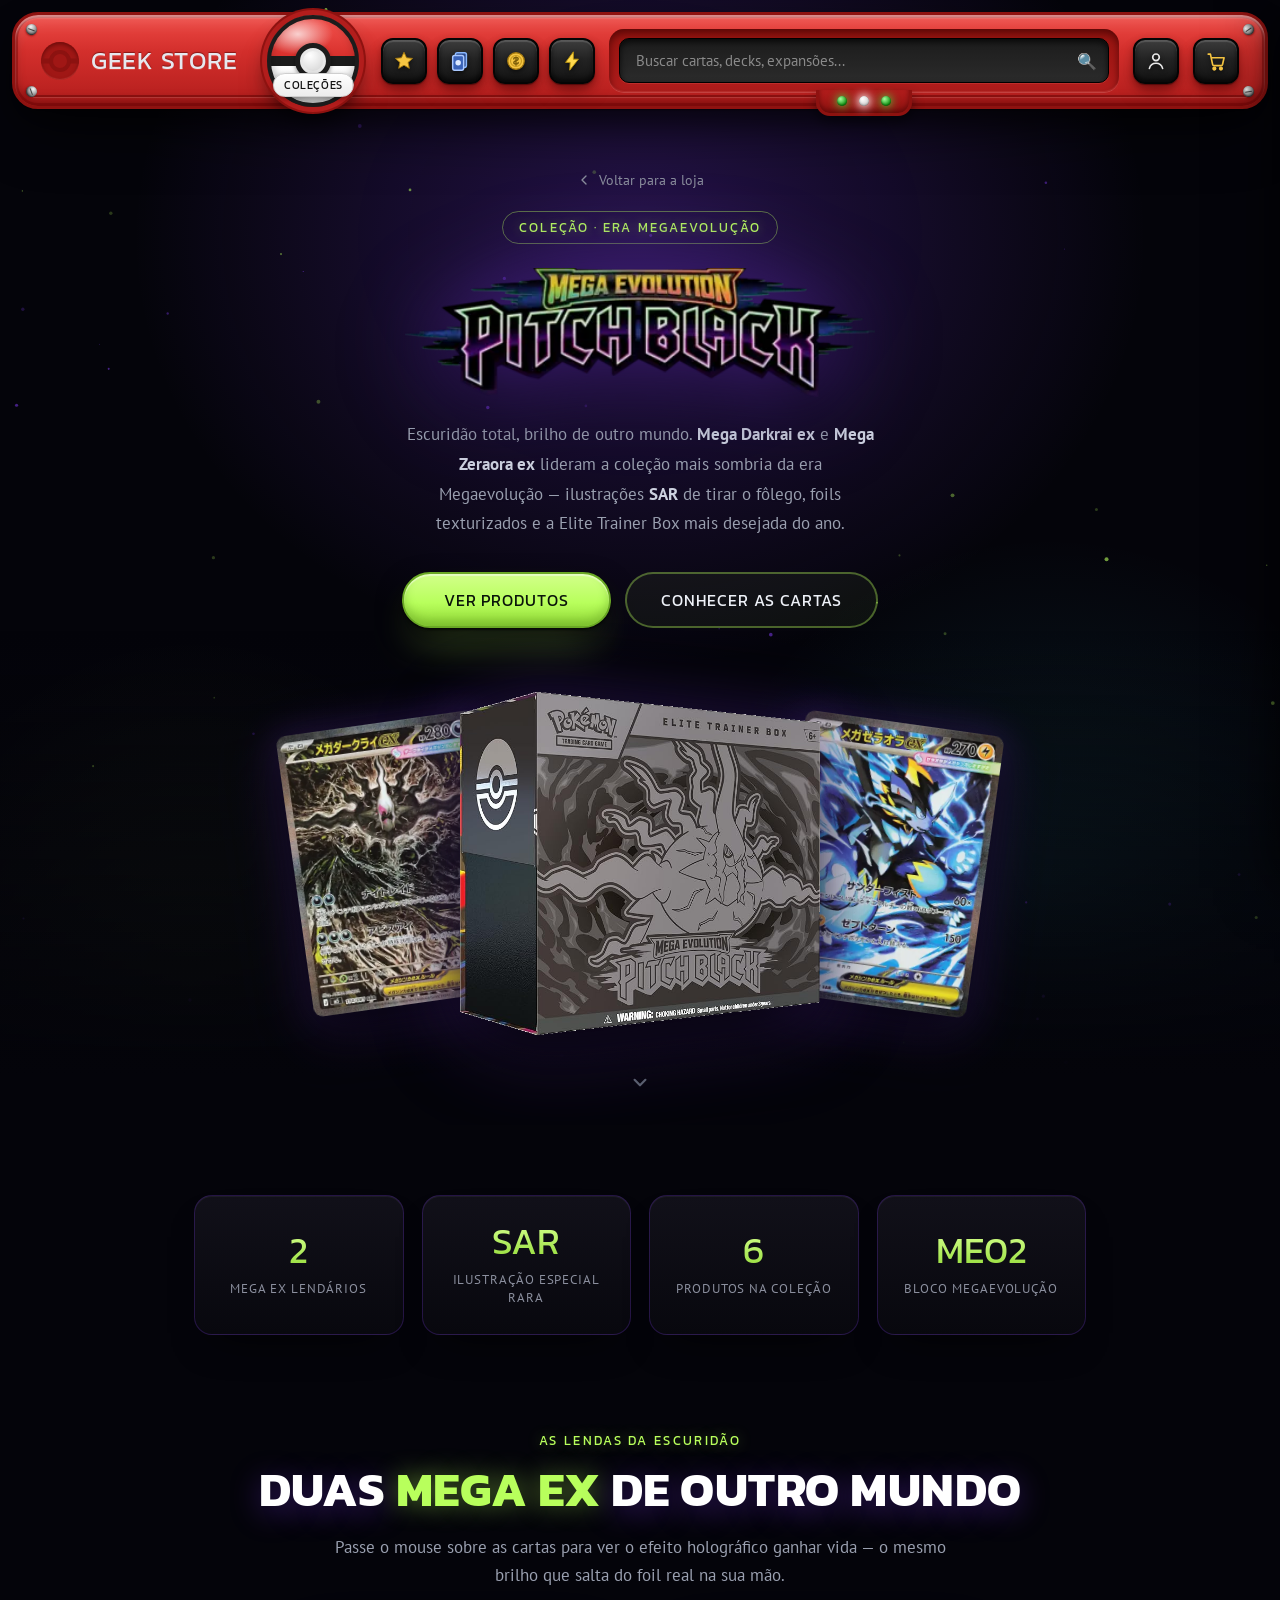
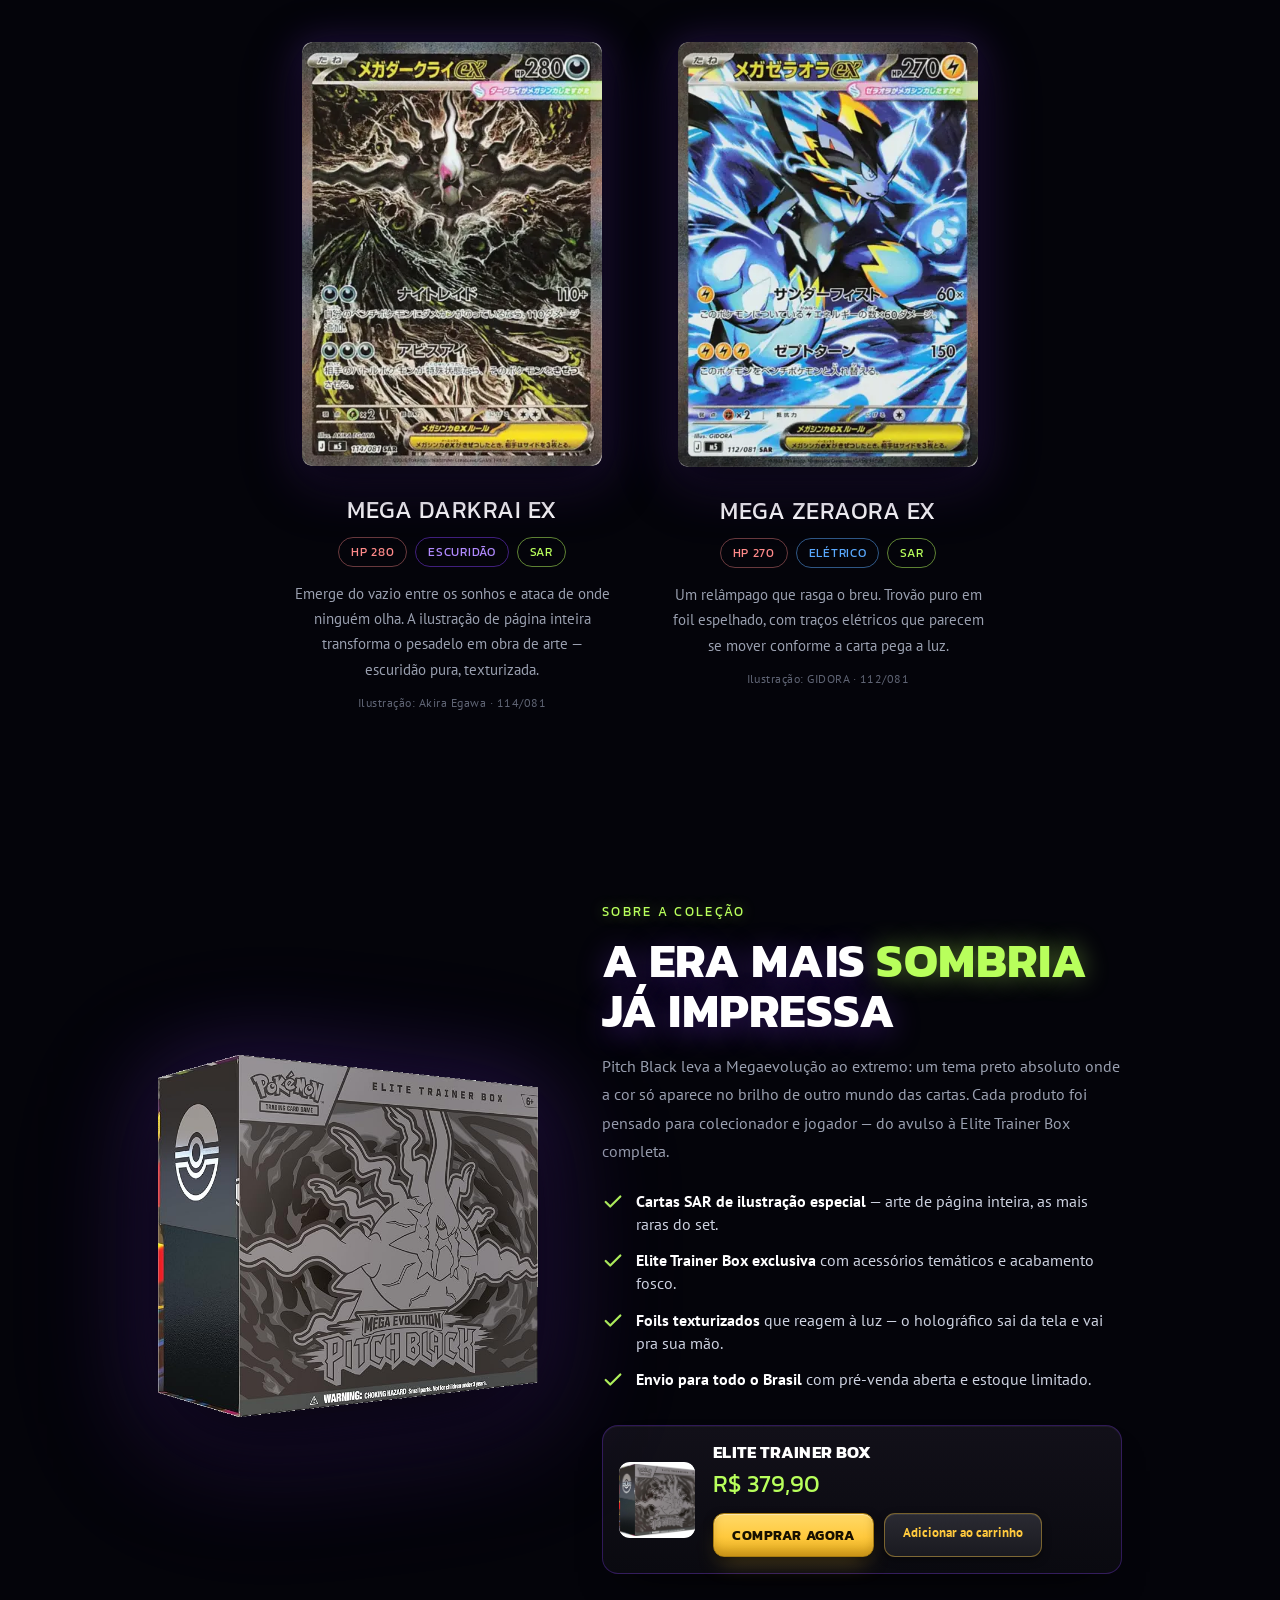
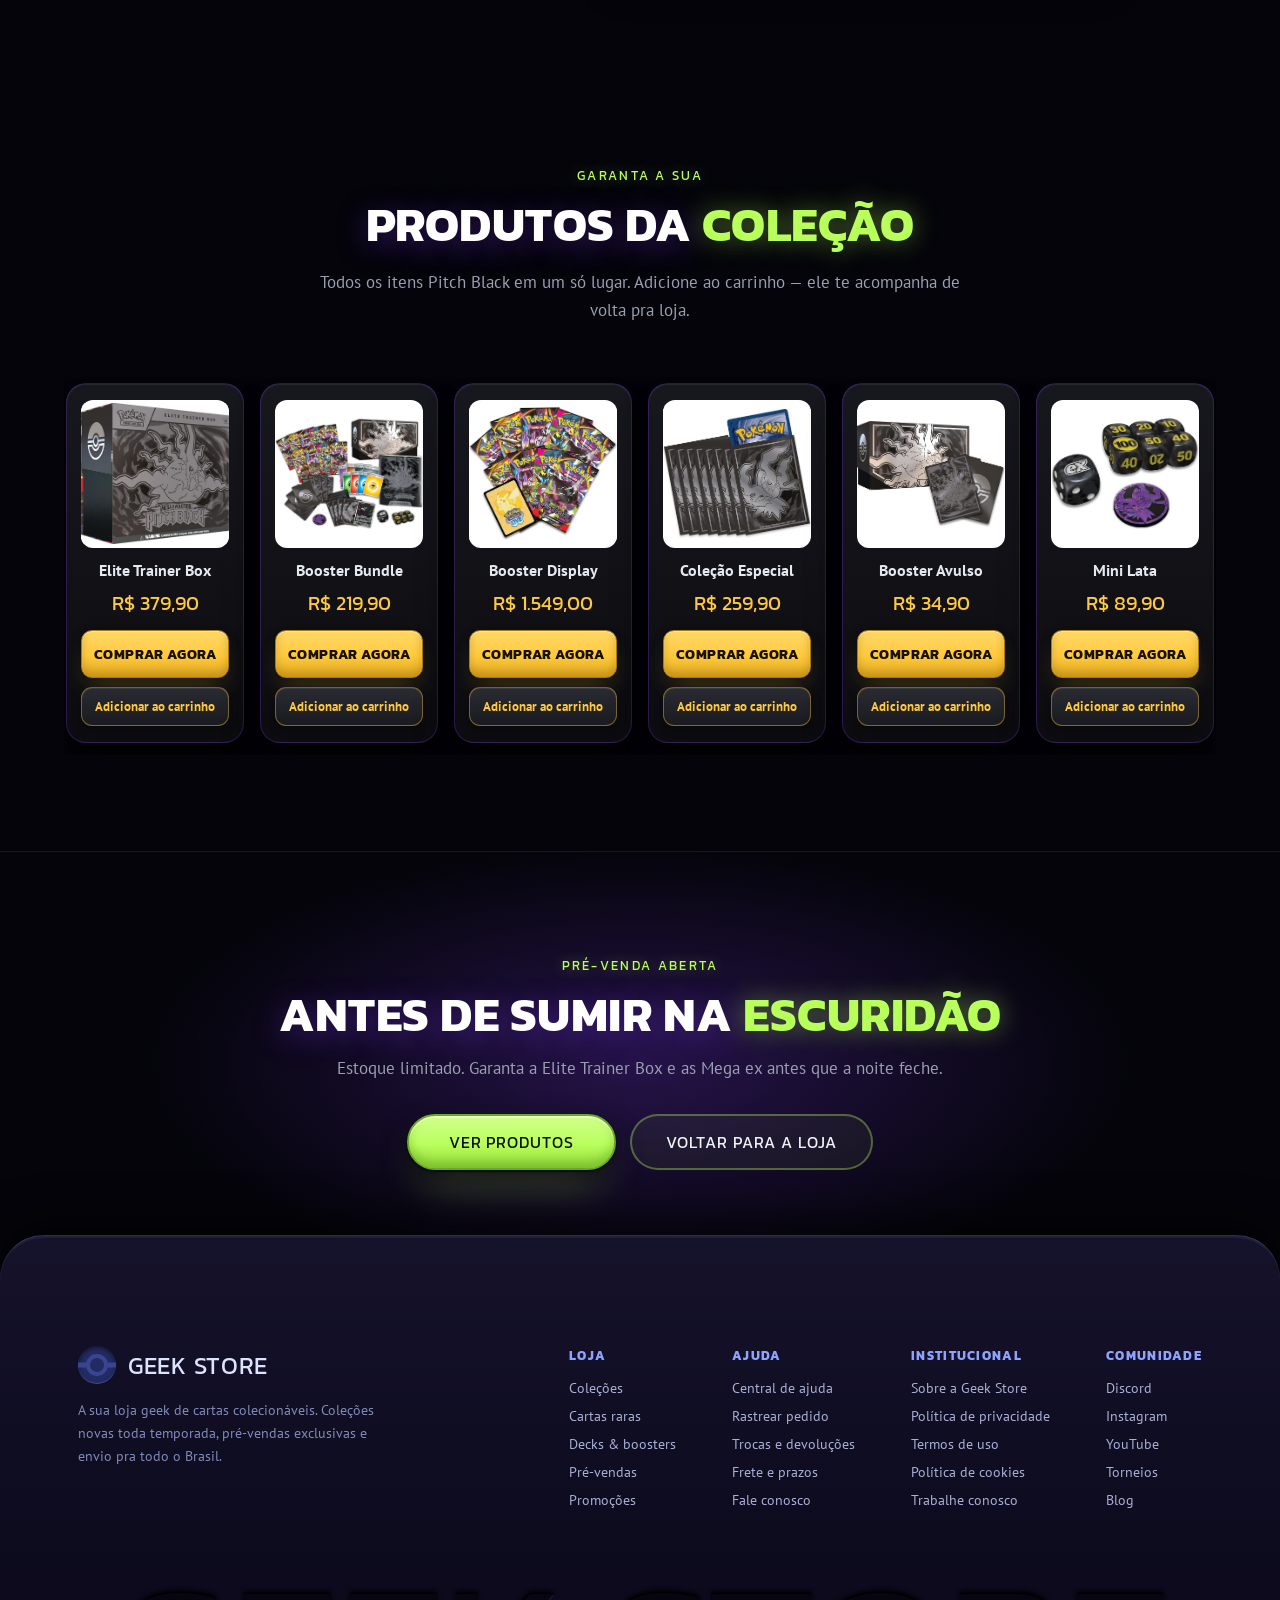
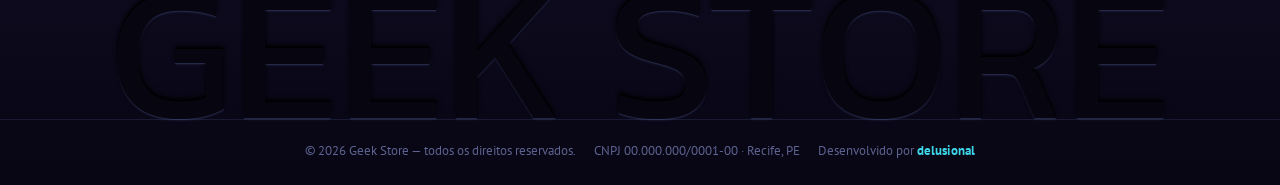
<file: pitch-black.html>
<!DOCTYPE html>
<html lang="pt-br">
<head>
<meta charset="UTF-8">
<meta name="viewport" content="width=device-width, initial-scale=1.0">
<title>Pitch Black — Mega Evolution | GEEK STORE</title>
<link href="https://fonts.googleapis.com/css?family=Kanit:700|PT+Sans:400,700&display=swap" rel="stylesheet">
<style>

:root{
  /* física de materiais (inspirada no design system do delulu):
     raise = elevado (contato + difusa + longa), sink = afundado */
  --ease-soft:cubic-bezier(0.22,0.61,0.36,1);
  --speed:180ms;
  --btn-raise:
    inset 0 2px 1px rgba(255,255,255,.16),
    inset 0 -3px 5px rgba(0,0,0,.6),
    0 1px 1px rgba(40,0,0,.5),
    0 4px 8px rgba(80,5,5,.45),
    0 12px 22px -10px rgba(40,0,0,.6);
  --btn-raise-hi:
    inset 0 2px 1px rgba(255,255,255,.2),
    inset 0 -3px 5px rgba(0,0,0,.6),
    0 1px 1px rgba(40,0,0,.4),
    0 8px 16px rgba(60,0,0,.5),
    0 22px 34px -14px rgba(30,0,0,.7);
  --btn-sink:
    inset 0 3px 6px rgba(0,0,0,.75),
    inset 0 1px 2px rgba(0,0,0,.6),
    0 1px 0 rgba(255,120,110,.2);

  --color-black:#0a0e1a;
  --color-deep:#101832;
  --color-accent:#e93d82;
  --color-cyan:#3dd6e9;
  --font-heading:'Kanit',sans-serif;
  --font-body:'PT Sans',sans-serif;
}
*{margin:0;padding:0;box-sizing:border-box}
body{background:var(--color-black);color:#fff;font-family:var(--font-body);overflow-x:hidden}

/* ===========================================================
   SCROLLBAR CUSTOM — esconde a nativa, pokébola como thumb
   =========================================================== */
html{scrollbar-width:none;-ms-overflow-style:none}
html::-webkit-scrollbar{display:none}

.pokescroll{position:fixed;right:10px;top:100px;bottom:26px;width:22px;
  z-index:60;display:flex;justify-content:center}
/* trilho: linha fina com brilho */
.pokescroll__rail{width:4px;height:100%;border-radius:99px;cursor:pointer;
  background:linear-gradient(to bottom,rgba(255,255,255,.06),rgba(255,255,255,.14) 50%,rgba(255,255,255,.06));
  box-shadow:inset 0 0 4px rgba(0,0,0,.6)}
/* a pokébola */
.pokescroll__ball{position:absolute;left:50%;top:0;translate:-50% 0;
  width:22px;height:22px;border-radius:50%;cursor:grab;
  border:2px solid #111;
  background:linear-gradient(to bottom,#e8433f 0 44%,#111 44% 56%,#f5f5f5 56% 100%);
  box-shadow:0 2px 8px rgba(0,0,0,.7),inset 0 1px 1px rgba(255,255,255,.35);
  transition:scale var(--speed) var(--ease-soft)}
.pokescroll__ball::after{content:'';position:absolute;left:50%;top:50%;
  translate:-50% -50%;width:7px;height:7px;border-radius:50%;
  background:#fff;border:2px solid #111}
.pokescroll__ball:hover{scale:1.25}
.pokescroll__ball:active{cursor:grabbing;scale:1.15}
@media (max-width:640px){.pokescroll{display:none}}

/* ===========================================================
   0. NAV — estilo "Pokédex de plástico vermelho"
   Técnicas: gradientes pra simular volume do plástico,
   inset shadows pra relevo, radial-gradient pros parafusos/LEDs
   =========================================================== */
.nav{position:fixed;top:12px;left:12px;right:12px;z-index:50;
  display:flex;align-items:center;gap:14px;padding:14px 26px;
  border-radius:26px;
  /* plástico vermelho: brilho em cima, sombra embaixo */
  background:linear-gradient(to bottom,#ef4a45 0%,#d32f2c 40%,#b21d1c 100%);
  box-shadow:
    inset 0 3px 2px rgba(255,255,255,.4),    /* highlight superior forte */
    inset 0 12px 18px -8px rgba(255,255,255,.18),
    inset 0 -6px 10px rgba(80,0,0,.5),       /* sombra inferior (volume) */
    inset 0 0 0 3px rgba(140,10,10,.55),     /* moldura interna (painel duplo) */
    0 1px 2px rgba(0,0,0,.5),                /* contato */
    0 10px 26px rgba(0,0,0,.45),             /* difusa */
    0 34px 60px -20px rgba(0,0,0,.65);       /* longa e recuada */
  border:3px solid #8e1210}
/* linha de vinco horizontal do painel (plástico em duas peças) */
.nav::before{content:'';position:absolute;left:18px;right:18px;bottom:9px;height:2px;
  border-radius:2px;background:rgba(100,5,5,.5);
  box-shadow:0 1px 0 rgba(255,255,255,.12)}
/* parafusos nos 4 cantos */
.screw{position:absolute;width:11px;height:11px;border-radius:50%;
  background:radial-gradient(circle at 35% 28%,#f4f4f4,#9a9a9a 50%,#3f3f3f);
  box-shadow:inset 0 -1px 2px rgba(0,0,0,.7),0 1px 2px rgba(120,10,10,.8)}
/* fenda do parafuso */
.screw::after{content:'';position:absolute;left:2px;right:2px;top:50%;height:1.5px;
  translate:0 -50%;background:rgba(30,30,30,.75);border-radius:2px}
.screw:nth-child(1){top:9px;left:11px;rotate:20deg}
.screw:nth-child(2){top:9px;right:11px;rotate:-35deg}
.screw:nth-child(3){bottom:9px;left:11px;rotate:70deg}
.screw:nth-child(4){bottom:9px;right:11px;rotate:-10deg}

/* logo "gravado" no plástico: sombra clara embaixo + escura em cima */
.nav__logo{display:flex;align-items:center;gap:12px;margin-right:8px;
  font-family:var(--font-heading);font-size:1.55rem;letter-spacing:.03em;
  color:#8c1210;user-select:none;
  text-shadow:0 1px 0 rgba(255,120,110,.35),0 -1px 1px rgba(60,0,0,.5)}
/* emblema pokébola achatado/gravado, tom sobre tom */
.nav__logo-ball{width:38px;height:38px;border-radius:50%;position:relative;
  background:#a01715;
  box-shadow:inset 0 2px 4px rgba(60,0,0,.55),inset 0 -1px 1px rgba(255,120,110,.3)}
.nav__logo-ball::before{content:'';position:absolute;left:0;right:0;top:50%;
  translate:0 -50%;height:5px;background:#8c1210}
.nav__logo-ball::after{content:'';position:absolute;left:50%;top:50%;
  translate:-50% -50%;width:14px;height:14px;border-radius:50%;
  background:#a01715;border:4px solid #8c1210}

/* pokébola central "COLEÇÕES" — com aro de encaixe e brilho de vidro */
.nav__ball{width:92px;height:92px;border-radius:50%;flex-shrink:0;
  margin:-26px 8px;position:relative;cursor:pointer;border:4px solid #1c1c1c;
  background:
    /* brilho de vidro no topo (reflexo curvo) */
    radial-gradient(ellipse 60% 35% at 32% 18%,rgba(255,255,255,.75),rgba(255,255,255,0) 70%),
    linear-gradient(to bottom,#f3524d 0%,#d8302c 44%,#1c1c1c 44% 56%,#fff 56%,#e4e4e4 100%);
  box-shadow:
    0 0 0 5px #b21d1c,                /* aro de encaixe no plástico */
    0 0 0 7px #8e1210,
    0 2px 3px rgba(30,0,0,.5),        /* contato */
    0 10px 20px rgba(0,0,0,.45),      /* difusa */
    0 26px 40px -16px rgba(0,0,0,.65),/* longa e recuada */
    inset 0 -4px 8px rgba(0,0,0,.25);
  transition:transform var(--speed) var(--ease-soft),
             box-shadow var(--speed) var(--ease-soft)}
.nav__ball:hover{transform:translateY(-2px) scale(1.04) rotate(-4deg);
  box-shadow:
    0 0 0 5px #b21d1c,0 0 0 7px #8e1210,
    0 3px 4px rgba(30,0,0,.4),
    0 16px 30px rgba(0,0,0,.5),
    0 34px 54px -18px rgba(0,0,0,.7),
    0 10px 28px -6px rgba(233,61,80,.5),  /* glow tonal vermelho */
    inset 0 -4px 8px rgba(0,0,0,.25)}
.nav__ball:active{transform:translateY(1px) scale(.98);
  box-shadow:
    0 0 0 5px #b21d1c,0 0 0 7px #8e1210,
    0 2px 4px rgba(0,0,0,.4),
    inset 0 4px 10px rgba(0,0,0,.4)}      /* afunda no encaixe */
.nav__ball::after{content:'';position:absolute;left:50%;top:50%;translate:-50% -50%;
  width:26px;height:26px;border-radius:50%;
  background:radial-gradient(circle at 38% 30%,#fff,#d9d9d9 70%);
  border:5px solid #1c1c1c;
  box-shadow:0 0 0 3px #e8e8e8 inset,0 2px 4px rgba(0,0,0,.4)}
.nav__ball span{position:absolute;left:50%;bottom:6px;translate:-50%;z-index:1;
  font-family:var(--font-heading);font-size:.66rem;letter-spacing:.05em;
  background:linear-gradient(to bottom,#fff,#ececec);color:#111;
  padding:3px 10px;border-radius:99px;border:1px solid #cfcfcf;
  box-shadow:0 2px 5px rgba(0,0,0,.35);white-space:nowrap}

/* botões escuros com ícone */
.nav__links{display:flex;gap:10px;flex:0 1 auto}
.nav__btn{display:flex;align-items:center;justify-content:center;
  width:46px;height:46px;border-radius:12px;text-decoration:none;
  background:linear-gradient(to bottom,#3d3d3d 0%,#232323 45%,#141414 100%);
  border:2px solid #050505;
  box-shadow:var(--btn-raise);
  transition:transform var(--speed) var(--ease-soft),
             box-shadow var(--speed) var(--ease-soft),
             filter var(--speed) var(--ease-soft)}
.nav__btn:hover{transform:translateY(-1px);filter:brightness(1.18);
  box-shadow:var(--btn-raise-hi)}
/* active AFUNDA: desce 1px e a sombra vira inset (soft UI) */
.nav__btn:active{transform:translateY(1px);filter:brightness(.92);
  box-shadow:var(--btn-sink)}
.nav__btn svg{width:22px;height:22px;display:block;
  filter:drop-shadow(0 2px 2px rgba(0,0,0,.55))}
.nav__btn--gold{color:#f5c542}

/* painel da busca — recorte fundo no plástico, com moldura em relevo */
.nav__search{flex:1 1 240px;min-width:150px;position:relative;
  background:linear-gradient(to bottom,#96130f,#b21d1c);border-radius:15px;
  padding:9px 10px;
  box-shadow:
    inset 0 4px 8px rgba(50,0,0,.65),        /* recorte fundo */
    inset 0 -1px 1px rgba(255,120,110,.25),  /* borda de baixo pega luz */
    0 1px 0 rgba(255,255,255,.15)}           /* lábio externo iluminado */
.nav__search input{width:100%;padding:12px 44px 12px 16px;border-radius:10px;
  border:1px solid #000;background:linear-gradient(to bottom,#1c1c1c,#2b2b2b);
  color:#ddd;font-family:var(--font-body);font-size:.92rem;outline:none;
  box-shadow:inset 0 3px 6px rgba(0,0,0,.7),0 1px 0 rgba(255,120,110,.2)}
.nav__search input::placeholder{color:#8a8a8a}
/* focus: anel suave em vez de glow duro (padrão soft UI) */
.nav__search input:focus{border-color:rgba(61,214,233,.6);
  box-shadow:inset 0 3px 6px rgba(0,0,0,.7),0 0 0 3px rgba(61,214,233,.22)}
.nav__search .lupa{position:absolute;right:22px;top:50%;translate:0 -50%;
  color:#9a9a9a;pointer-events:none}
/* aba dos LEDs — peça de plástico que SALTA pra fora da barra */
.nav__leds{position:absolute;bottom:-24px;left:50%;translate:-50%;
  display:flex;gap:12px;align-items:center;
  background:linear-gradient(to bottom,#b21d1c,#8e1210);
  padding:6px 18px 7px;border-radius:0 0 14px 14px;
  border:3px solid #8e1210;border-top:none;
  box-shadow:inset 0 -3px 5px rgba(60,0,0,.5),0 6px 12px rgba(0,0,0,.45)}
.nav__leds i{width:10px;height:10px;border-radius:50%;display:block;
  box-shadow:inset 0 -1px 2px rgba(0,0,0,.4)}
.nav__leds i:nth-child(1){background:radial-gradient(circle at 35% 30%,#a5ff9d,#1a9a1a 65%,#0c5c0c);box-shadow:0 0 8px 1px rgba(70,230,70,.8),inset 0 -1px 2px rgba(0,60,0,.6)}
.nav__leds i:nth-child(2){background:radial-gradient(circle at 35% 30%,#fff,#d8d8d8 65%,#9d9d9d);box-shadow:0 0 9px 2px rgba(255,255,255,.85),inset 0 -1px 2px rgba(80,80,80,.5);animation:ledblink 2.2s infinite}
.nav__leds i:nth-child(3){background:radial-gradient(circle at 35% 30%,#a5ff9d,#1a9a1a 65%,#0c5c0c);box-shadow:0 0 8px 1px rgba(70,230,70,.8),inset 0 -1px 2px rgba(0,60,0,.6)}
@keyframes ledblink{0%,88%,100%{opacity:1}94%{opacity:.35}}

/* badge do carrinho */
.nav__btn .badge{position:absolute;top:-6px;right:-6px;width:18px;height:18px;
  border-radius:50%;background:#f5c542;color:#3a2a00;font-size:.68rem;
  font-weight:700;display:flex;align-items:center;justify-content:center;
  font-family:var(--font-body);box-shadow:0 2px 4px rgba(0,0,0,.4)}
.nav__btn{position:relative}

/* ---- mini-carrinho (dropdown com morph fluido) ---- */
.nav__cart-wrap{position:relative;display:flex;align-items:center}

.minicart{position:absolute;top:calc(100% + 16px);right:-6px;width:340px;max-width:86vw;z-index:902;
  transform-origin:top right;color:#eef1f8;font-family:var(--font-body);
  background:linear-gradient(180deg,#172142,#0b1122);
  border:1px solid rgba(245,197,66,.3);
  box-shadow:0 26px 55px -14px rgba(0,0,0,.75),0 0 0 1px rgba(0,0,0,.3);
  border-radius:22px;padding:4px 4px 0;
  opacity:0;visibility:hidden;transform:scale(.35) translateY(-16px);
  transition:opacity .18s ease,transform .2s ease,visibility .2s}
.minicart.open{opacity:1;visibility:visible;transform:scale(1) translateY(0);
  animation:minicart-morph .5s cubic-bezier(.34,1.56,.64,1)}
@keyframes minicart-morph{
  0%  {opacity:0;transform:scale(.3) translateY(-18px);
       border-radius:50% 50% 46% 54% / 62% 60% 40% 42%}
  45% {opacity:1;transform:scale(1.04) translateY(2px);
       border-radius:34px 34px 26px 26px}
  70% {transform:scale(.99) translateY(0);border-radius:20px}
  100%{opacity:1;transform:scale(1) translateY(0);border-radius:22px}
}
/* seta apontando pro ícone */
.minicart::before{content:'';position:absolute;top:-8px;right:20px;width:15px;height:15px;
  background:#172142;border-left:1px solid rgba(245,197,66,.3);
  border-top:1px solid rgba(245,197,66,.3);transform:rotate(45deg);border-radius:4px 0 0 0}

.minicart__head{display:flex;align-items:center;justify-content:space-between;padding:14px 14px 10px}
.minicart__title{font-family:var(--font-heading);text-transform:uppercase;letter-spacing:.03em;
  font-size:1rem;color:#fff}
.minicart__count{font-size:.75rem;color:#f5c542;font-weight:700}

.minicart__items{max-height:288px;overflow-y:auto;padding:0 8px}
.minicart__empty{text-align:center;color:#7c86a2;padding:34px 10px;font-size:.9rem}

.mc-line{display:flex;gap:10px;align-items:center;padding:9px 4px;
  border-bottom:1px solid rgba(255,255,255,.06)}
.mc-line:last-child{border-bottom:none}
.mc-line__img{width:44px;height:44px;border-radius:9px;object-fit:contain;background:#fff;flex-shrink:0}
.mc-line__info{flex:1;min-width:0}
.mc-line__name{font-size:.8rem;color:#eef1f8;font-weight:700;line-height:1.2;
  white-space:nowrap;overflow:hidden;text-overflow:ellipsis}
.mc-line__meta{font-size:.75rem;color:#9aa3bd;margin-top:2px}
.mc-line__meta b{color:#f5c542}
.mc-line__rm{background:none;border:none;color:#818aa6;cursor:pointer;padding:4px;
  border-radius:6px;line-height:0;transition:.15s;flex-shrink:0}
.mc-line__rm:hover{color:#ff6b6b;background:rgba(255,107,107,.1)}

.minicart__foot{padding:12px 14px 15px;border-top:1px solid rgba(255,255,255,.1);margin-top:2px}
.minicart__total{display:flex;justify-content:space-between;align-items:baseline;margin-bottom:12px}
.minicart__total span{color:#aab2ca;font-size:.9rem}
.minicart__total strong{font-family:var(--font-heading);font-size:1.35rem;color:#fff}
.minicart__actions{display:flex;flex-direction:column;gap:8px}
.minicart__btn{width:100%;padding:12px;border-radius:11px;cursor:pointer;border:none;
  font-family:var(--font-heading);text-transform:uppercase;letter-spacing:.03em;
  font-size:.9rem;font-weight:700;transition:.16s}
.minicart__btn--buy{background:linear-gradient(180deg,#ffd24d,#f5a814);color:#3a2600;
  box-shadow:0 6px 15px -4px rgba(245,168,20,.5)}
.minicart__btn--buy:hover{filter:brightness(1.06);transform:translateY(-1px)}
.minicart__btn--buy:active{transform:translateY(1px)}
.minicart__btn--view{background:rgba(255,255,255,.06);color:#eef1f8;border:1px solid rgba(255,255,255,.2)}
.minicart__btn--view:hover{background:rgba(255,255,255,.12);border-color:#f5c542;color:#fff}
.minicart__btn:disabled{opacity:.4;cursor:not-allowed;filter:grayscale(.3);transform:none;box-shadow:none}

@media (max-width:1100px){
  .nav{flex-wrap:wrap;justify-content:center}
  .nav__ball{margin:4px}
}

/* ===========================================================
   1. HERO — vídeo de fundo (é assim que o site original faz o
   "efeito de água": um mp4 em loop atrás do conteúdo)
   =========================================================== */
.hero{position:relative;height:100vh;display:flex;align-items:center;justify-content:center;overflow:hidden}
.hero__video{position:absolute;inset:0;width:100%;height:100%;object-fit:cover;z-index:0}
/* dissolve suave do vídeo pro preto da seção Pitch Black:
   opacidade em curva ease (mesma técnica do fade da seção azul) */
.hero__fade{position:absolute;inset:0;z-index:1;
  background:linear-gradient(to bottom,
    rgba(0,0,0,0)    0%,
    rgba(0,0,0,0)    38%,
    rgba(0,0,0,.06)  50%,
    rgba(0,0,0,.18)  60%,
    rgba(0,0,0,.38)  69%,
    rgba(0,0,0,.58)  77%,
    rgba(0,0,0,.76)  84%,
    rgba(0,0,0,.9)   90%,
    rgba(0,0,0,.97)  95%,
    #000             100%)}
.hero__content{position:relative;z-index:2;text-align:center;padding:0 20px}
.hero__title{font-family:var(--font-heading);font-size:clamp(2.5rem,8vw,6rem);
  text-transform:uppercase;line-height:.95;letter-spacing:.02em;
  background:linear-gradient(120deg,#fff 30%,var(--color-cyan) 50%,#fff 70%);
  background-size:200% auto;-webkit-background-clip:text;background-clip:text;
  -webkit-text-fill-color:transparent;
  animation:shineText 4s linear infinite}
@keyframes shineText{to{background-position:200% center}}
.hero__sub{margin-top:16px;font-size:1.1rem;color:#cdd6f4;text-shadow:0 2px 12px rgba(0,0,0,.8)}

/* ===========================================================
   2. CANVAS DE ÁGUA — ondulação interativa (ripple) que segue
   o mouse, por cima do vídeo. Simulação clássica de water
   ripple em 2 buffers.
   =========================================================== */
#water{position:absolute;inset:0;z-index:1;pointer-events:none;mix-blend-mode:screen;opacity:.55}

/* ===========================================================
   3. CARTAS HOLOGRÁFICAS — perspectiva 3D + shine seguindo o
   mouse (mesma técnica do card__shine / perspective-card
   do site original)
   =========================================================== */
.cards{padding:100px 20px;max-width:1100px;margin:0 auto}
.cards h2{font-family:var(--font-heading);text-transform:uppercase;text-align:center;
  font-size:clamp(1.8rem,4vw,3rem);margin-bottom:60px;color:var(--color-cyan)}
.cards__grid{display:flex;gap:40px;justify-content:center;flex-wrap:wrap}

.pcard{width:260px;aspect-ratio:63/88;perspective:1000px;cursor:pointer}
.pcard__inner{position:relative;width:100%;height:100%;border-radius:14px;
  transform-style:preserve-3d;transition:transform .12s ease-out;
  background:linear-gradient(160deg,#1b2a52,#0d1330 60%,#251b52);
  box-shadow:0 20px 60px rgba(0,0,0,.6);overflow:hidden;
  display:flex;align-items:center;justify-content:center}
.pcard__inner::before{ /* moldura */
  content:"";position:absolute;inset:8px;border:2px solid rgba(255,255,255,.15);
  border-radius:10px;pointer-events:none}
.pcard__label{font-family:var(--font-heading);font-size:1.4rem;text-transform:uppercase;
  color:rgba(255,255,255,.85);text-align:center;padding:0 14px}
/* o SHINE: gradiente radial que se move com o mouse */
.pcard__shine{position:absolute;inset:0;pointer-events:none;
  background:radial-gradient(circle at var(--mx,50%) var(--my,50%),
    rgba(255,255,255,.35) 0%,
    rgba(61,214,233,.18) 25%,
    transparent 60%);
  mix-blend-mode:overlay;transition:opacity .3s;opacity:0}
/* o HOLO: faixas de arco-íris que deslizam conforme a inclinação */
.pcard__holo{position:absolute;inset:0;pointer-events:none;opacity:0;transition:opacity .3s;
  background:linear-gradient(115deg,
    transparent 20%,
    rgba(233,61,130,.25) 36%,
    rgba(61,214,233,.25) 44%,
    rgba(233,203,61,.25) 52%,
    transparent 70%);
  background-size:250% 250%;
  background-position:calc(var(--mx,50%)) calc(var(--my,50%));
  mix-blend-mode:color-dodge;filter:brightness(1.2) saturate(1.4)}
.pcard:hover .pcard__shine,.pcard:hover .pcard__holo{opacity:1}

/* ===========================================================
   3a-2. EXPLORE A LOJA — carrossel estilo mercado
   =========================================================== */
.shop{position:relative;padding:190px 0 100px;overflow:hidden;
  background:#0a0e14 url("assets/pattern-black.jpg") repeat;
  background-size:60px;background-attachment:fixed}
/* transição vinda da Pitch Black: o preto dela dissolve por cima
   do pattern (fade de opacidade dentro DESTA seção — nada é clipado) */
.shop::before{content:'';position:absolute;top:0;left:0;right:0;height:240px;
  pointer-events:none;z-index:0;
  background:linear-gradient(to bottom,
    #000 0%,rgba(0,0,0,.91) 20%,rgba(0,0,0,.74) 38%,
    rgba(0,0,0,.52) 55%,rgba(0,0,0,.3) 71%,
    rgba(0,0,0,.13) 85%,rgba(0,0,0,.04) 94%,rgba(0,0,0,0) 100%)}
.shop__inner,.shop__track,.shop__more{position:relative;z-index:1}
.shop__inner{max-width:1280px;margin:0 auto;padding:0 20px}
.shop__head{display:flex;align-items:flex-end;justify-content:space-between;
  gap:20px;margin-bottom:36px;flex-wrap:wrap}
.shop__title{font-family:var(--font-heading);text-transform:uppercase;
  font-size:clamp(1.7rem,3.6vw,2.8rem);line-height:1;color:#fff;
  text-shadow:0 3px 0 rgba(0,0,0,.55),0 10px 24px rgba(0,0,0,.6)}
.shop__title span{color:#ffc93d;
  text-shadow:0 3px 0 rgba(120,70,0,.55),0 10px 24px rgba(0,0,0,.6),
    0 0 26px rgba(255,201,61,.35)}
.shop__nav{display:flex;gap:10px}
.shop__arrow{width:52px;height:52px;border-radius:50%;cursor:pointer;
  display:flex;align-items:center;justify-content:center;
  border:2px solid #a87c10;color:#181000;
  background:linear-gradient(to bottom,#ffd968,#ffc93d 55%,#e0a91f);
  box-shadow:inset 0 2px 1px rgba(255,255,255,.5),inset 0 -5px 9px rgba(150,100,10,.4),
    0 2px 2px rgba(0,0,0,.55),0 8px 18px rgba(0,0,0,.5),
    0 20px 34px -12px rgba(255,201,61,.35);
  transition:transform var(--speed) var(--ease-soft),
             box-shadow var(--speed) var(--ease-soft),filter var(--speed) var(--ease-soft)}
.shop__arrow svg{width:22px;height:22px}
.shop__arrow:hover{transform:translateY(-2px);filter:brightness(1.07);
  box-shadow:inset 0 2px 1px rgba(255,255,255,.5),inset 0 -5px 9px rgba(150,100,10,.4),
    0 3px 3px rgba(0,0,0,.5),0 14px 26px rgba(0,0,0,.55),
    0 28px 46px -14px rgba(255,201,61,.5)}
.shop__arrow:active{transform:translateY(1px);filter:brightness(.94);
  box-shadow:inset 0 3px 8px rgba(120,80,5,.55),0 2px 4px rgba(0,0,0,.5)}

/* trilho: scroll horizontal com snap; as pontas dissolvem com
   mask-image em vez de cortar seco */
.shop__track{display:flex;gap:26px;overflow-x:auto;
  padding:14px max(28px,calc((100vw - 1280px)/2)) 30px;
  scroll-snap-type:x mandatory;scrollbar-width:none;
  -webkit-mask:linear-gradient(to right,
    transparent 0,#000 60px,#000 calc(100% - 60px),transparent 100%);
  mask:linear-gradient(to right,
    transparent 0,#000 60px,#000 calc(100% - 60px),transparent 100%)}
.shop__track::-webkit-scrollbar{display:none}
.shop-item{flex:0 0 280px;scroll-snap-align:center;
  background:linear-gradient(180deg,#17171e 0%,#0c0c10 100%);
  border:1px solid rgba(255,255,255,.09);border-radius:20px;
  padding:22px 20px;text-align:center;display:flex;flex-direction:column;
  box-shadow:inset 0 1px 0 rgba(255,255,255,.07),0 1px 1px rgba(0,0,0,.6),
    0 10px 20px rgba(0,0,0,.5),0 30px 50px -20px rgba(0,0,0,.7);
  transition:transform var(--speed) var(--ease-soft),
             border-color var(--speed) var(--ease-soft),
             box-shadow var(--speed) var(--ease-soft)}
.shop-item:hover{transform:translateY(-5px);border-color:rgba(255,201,61,.5);
  box-shadow:inset 0 1px 0 rgba(255,255,255,.09),0 2px 2px rgba(0,0,0,.5),
    0 18px 32px rgba(0,0,0,.55),0 44px 70px -22px rgba(255,201,61,.3)}
.shop-item__img{width:100%;aspect-ratio:1;object-fit:contain;border-radius:12px;
  background:#fff;margin-bottom:16px}
.shop-item__img--dark{background:transparent}
.shop-item__tag{font-size:.72rem;text-transform:uppercase;letter-spacing:.1em;
  font-family:var(--font-heading);margin-bottom:5px}
.shop-item__tag--cyan{color:#3dd6e9}
.shop-item__tag--green{color:#b4f05a}
.shop-item__tag--purple{color:#b18aff}
.shop-item__tag--red{color:#ff8b6a}
.shop-item__tag--pink{color:#ff7ab0}
.shop-item__tag--blue{color:#5aa9ff}
.shop-item__name{font-weight:700;font-size:1rem;line-height:1.3;color:#e6e8ef;
  margin-bottom:8px}
.shop-item__price{font-family:var(--font-heading);font-size:1.45rem;color:#ffc93d;
  margin-bottom:16px}
/* dois CTAs: comprar agora (primário dourado) + carrinho (secundário) */
.shop-item__actions{margin-top:auto;display:flex;flex-direction:column;gap:9px}
.shop-item__buy{display:block;font-size:.9rem;font-weight:700;
  font-family:var(--font-heading);text-transform:uppercase;letter-spacing:.04em;
  color:#181000;text-decoration:none;padding:12px 10px;border-radius:11px;
  background:linear-gradient(to bottom,#ffd968,#ffc93d 55%,#e0a91f);
  border:1px solid #a87c10;
  box-shadow:inset 0 1px 1px rgba(255,255,255,.5),inset 0 -5px 9px rgba(150,100,10,.35),
    0 3px 8px rgba(0,0,0,.5),0 12px 22px -8px rgba(255,201,61,.35);
  transition:transform var(--speed) var(--ease-soft),filter var(--speed) var(--ease-soft),
             box-shadow var(--speed) var(--ease-soft)}
.shop-item__buy:hover{transform:translateY(-1px);filter:brightness(1.07)}
.shop-item__buy:active{transform:translateY(1px);filter:brightness(.93);
  box-shadow:inset 0 3px 6px rgba(120,80,5,.55)}
.shop-item__cart{display:block;font-size:.82rem;font-weight:700;
  color:#ffc93d;text-decoration:none;padding:10px;border-radius:11px;
  background:linear-gradient(to bottom,#2a2a32,#1a1a20);
  border:1px solid rgba(255,201,61,.4);
  box-shadow:inset 0 1px 0 rgba(255,255,255,.08),0 3px 8px rgba(0,0,0,.4);
  transition:transform var(--speed) var(--ease-soft),
             border-color var(--speed) var(--ease-soft),
             background var(--speed) var(--ease-soft),
             box-shadow var(--speed) var(--ease-soft)}
.shop-item__cart:hover{transform:translateY(-1px);border-color:#ffc93d;
  background:linear-gradient(to bottom,#33332b,#1f1f18)}
.shop-item__cart:active{transform:translateY(1px);
  box-shadow:inset 0 3px 6px rgba(0,0,0,.6)}

.shop__more{text-align:center;margin-top:34px}
.shop__more-btn{display:inline-block;font-family:var(--font-heading);
  text-transform:uppercase;letter-spacing:.06em;font-size:1rem;
  color:#181000;text-decoration:none;padding:15px 46px;border-radius:99px;
  background:linear-gradient(to bottom,#ffd968,#ffc93d 55%,#e0a91f);
  border:2px solid #a87c10;
  box-shadow:inset 0 2px 1px rgba(255,255,255,.5),inset 0 -7px 12px rgba(150,100,10,.4),
    0 2px 2px rgba(0,0,0,.55),0 10px 24px rgba(0,0,0,.5),
    0 26px 46px -14px rgba(255,201,61,.35);
  transition:transform var(--speed) var(--ease-soft),
             box-shadow var(--speed) var(--ease-soft),filter var(--speed) var(--ease-soft)}
.shop__more-btn:hover{transform:translateY(-2px);filter:brightness(1.06)}
.shop__more-btn:active{transform:translateY(1px);filter:brightness(.94);
  box-shadow:inset 0 3px 8px rgba(120,80,5,.55),0 2px 4px rgba(0,0,0,.5)}

/* ===========================================================
   3b. PRODUTOS EM DESTAQUE — o famoso "efeito de água"!
   No site original é WebGL2: bolhas instanciadas sobem,
   levam blur gaussiano e um shader de threshold pinta de
   ciano. Aqui reproduzo com a técnica "gooey": canvas com
   bolhas + filter: blur() contrast() — mesmo resultado visual.
   =========================================================== */
.featured{position:relative;padding:160px 20px 220px;overflow:hidden;
  /* fundo ESCURO com o padrão de losangos — a água ciano é desenhada
     por cima pelo canvas (como o WebGL do original) */
  background:#0a0e14 url("assets/pattern-black.jpg") repeat;
  background-size:60px;
  background-attachment:fixed} /* mesma grade das outras seções */
/* filtro SVG gooey: funde as gotas SEM alterar o fundo ciano
   (blur + curva de alpha, aplicado só no canvas transparente) */
.featured__goo{position:absolute;inset:0;z-index:0;pointer-events:none;
  filter:url(#goo)}
#goo-canvas{width:100%;height:100%;display:block}
/* SEÇÃO AZUL — continuação da água. Mesmo ciano do canvas
   (rgb(16,200,229)), emendando sem costura com o fim da seção
   anterior. No final, fade muuuito suave até o escuro. */
.aqua{position:relative;padding:80px 20px 480px;
  /* fade de OPACIDADE pura: o mesmo ciano indo de 100% a 0%,
     sempre a mesma cor — só o alpha desce, bem gradativo.
     As paradas seguem uma curva suave (ease), sem corte seco. */
  background:linear-gradient(to bottom,
    rgba(16,200,229,1)   0%,
    rgba(16,200,229,1)   40%,
    rgba(16,200,229,.92) 52%,
    rgba(16,200,229,.78) 62%,
    rgba(16,200,229,.58) 71%,
    rgba(16,200,229,.38) 79%,
    rgba(16,200,229,.21) 86%,
    rgba(16,200,229,.09) 92%,
    rgba(16,200,229,.02) 97%,
    rgba(16,200,229,0)   100%),
    /* o MESMO padrão de losangos da próxima seção fica atrás do azul:
       quando a opacidade chega a 0, ele já está lá — sem corte seco */
    url("assets/pattern-black.jpg") #0a0e14;
  background-size:auto,60px;
  /* "fixed" ancora o tile na grade do viewport — as duas seções
     desenham o padrão alinhado, sem desencontro na emenda */
  background-attachment:scroll,fixed;
}
.aqua__inner{position:relative;z-index:1;max-width:1100px;margin:0 auto;text-align:center}

/* CAOS ASCENDENTE — vitrine da coleção sobre a água */
.chaos__hero{display:flex;flex-direction:column;align-items:center;
  justify-content:center;gap:44px;margin-bottom:64px}
.chaos__logo{width:min(580px,90vw);
  /* parece emergir da água: sombra dura curta + glow claro */
  filter:drop-shadow(0 10px 18px rgba(3,60,72,.45))
         drop-shadow(0 0 26px rgba(255,255,255,.35));
  animation:chaosBob 6s ease-in-out infinite}
@keyframes chaosBob{0%,100%{translate:0 0}50%{translate:0 -12px}} /* boia na água */

/* BLOCO DA CARTA — estilo pôster: headline em camadas à esquerda,
   boneco apontando embaixo, carta grande com glow à direita */
.chaos__luck{display:flex;align-items:center;justify-content:center;
  gap:56px;margin:10px auto 30px;max-width:1100px;flex-wrap:wrap}
.chaos__luck-left{display:flex;flex-direction:column;align-items:center;gap:0}

/* headline "sticker": linhas empilhadas, Kanit pesada, uppercase */
.luck-headline{display:flex;flex-direction:column;align-items:center;
  font-family:var(--font-heading);text-transform:uppercase;line-height:.98;
  rotate:-2deg;margin-bottom:8px}
.luck-headline .l1{font-size:clamp(1.6rem,3vw,2.4rem);color:#fff;
  text-shadow:0 2px 0 rgba(4,50,62,.55),0 6px 16px rgba(3,40,52,.5);
  letter-spacing:.02em}
.luck-headline .l2{font-size:clamp(3rem,6.5vw,5.2rem);color:#8ce62e;
  letter-spacing:.01em;
  /* contorno escuro + relevo, efeito adesivo */
  text-shadow:
    0 3px 0 #1e4d08,0 6px 0 rgba(10,30,4,.55),
    0 12px 26px rgba(3,40,52,.55),0 0 34px rgba(140,230,46,.45)}
.luck-headline .l3{font-size:clamp(1.4rem,2.6vw,2.1rem);color:#fff;
  text-shadow:0 2px 0 rgba(4,50,62,.55),0 6px 14px rgba(3,40,52,.5)}
.luck-headline .l4{font-size:clamp(1.5rem,2.8vw,2.3rem);color:#ffc93d;
  text-shadow:0 2px 0 rgba(120,70,0,.6),0 6px 14px rgba(3,40,52,.5),
    0 0 26px rgba(255,201,61,.4)}
/* mascote apontando pra carta */
.chaos__boneco{width:380px;flex-shrink:0;margin-top:-6px;
  filter:drop-shadow(0 16px 26px rgba(3,50,62,.5));
  animation:bonecoPoint 3.2s ease-in-out infinite;transform-origin:bottom center}
/* balanço de "olha isso aqui!": inclina levemente na direção da carta */
@keyframes bonecoPoint{0%,100%{rotate:0deg;translate:0 0}50%{rotate:2.5deg;translate:6px -4px}}
@media (max-width:900px){.chaos__boneco{width:220px}}
/* wrapper: perspectiva 3D + glow + boiar (o tilt vai no .holo-inner) */
.chaos__carta-wrap{flex-shrink:0;rotate:3deg;perspective:1000px;cursor:pointer;
  filter:drop-shadow(0 24px 38px rgba(3,50,62,.55))
         drop-shadow(0 0 30px rgba(140,230,46,.5));
  animation:chaosBob 6s ease-in-out infinite;animation-delay:3s}
.chaos__carta-wrap .holo-inner{position:relative;border-radius:15px;overflow:hidden;
  transform-style:preserve-3d;transition:transform .12s ease-out}
.chaos__carta{width:380px;display:block;border-radius:15px}
.chaos__carta-wrap:hover .pcard__shine,
.chaos__carta-wrap:hover .pcard__holo{opacity:1}
.chaos__luck-text{max-width:640px;text-align:center}
.chaos__luck-text .kicker{font-family:var(--font-heading);text-transform:uppercase;
  font-size:.85rem;letter-spacing:.14em;color:#06333f;margin-bottom:6px}
.chaos__luck-text h3{font-family:var(--font-heading);text-transform:uppercase;
  font-size:clamp(1.7rem,3.4vw,2.6rem);line-height:1.02;color:#fff;
  text-shadow:0 2px 0 rgba(4,60,74,.5),0 8px 22px rgba(3,50,62,.5);margin-bottom:12px}
.chaos__luck-text p{color:#083b48;line-height:1.55;margin-bottom:20px;font-size:1.02rem}
.chaos__luck-cta{display:inline-block;font-family:var(--font-heading);
  text-transform:uppercase;letter-spacing:.06em;font-size:1rem;
  color:#fff;text-decoration:none;padding:14px 30px;border-radius:99px;
  background:linear-gradient(to bottom,#ff5f58 0%,#e2312d 55%,#b81f1e 100%);
  border:2px solid #8e1210;
  box-shadow:inset 0 2px 1px rgba(255,255,255,.35),inset 0 -8px 14px rgba(120,10,10,.45),
    0 2px 2px rgba(3,40,52,.4),0 10px 22px rgba(3,40,52,.45),
    0 26px 44px -14px rgba(180,20,20,.55);
  transition:transform var(--speed) var(--ease-soft),
             box-shadow var(--speed) var(--ease-soft),filter var(--speed) var(--ease-soft)}
.chaos__luck-cta:hover{transform:translateY(-2px);filter:brightness(1.08);
  box-shadow:inset 0 2px 1px rgba(255,255,255,.35),inset 0 -8px 14px rgba(120,10,10,.45),
    0 3px 3px rgba(3,40,52,.35),0 16px 32px rgba(3,40,52,.5),
    0 36px 58px -16px rgba(180,20,20,.65)}
.chaos__luck-cta:active{transform:translateY(1px);filter:brightness(.94);
  box-shadow:inset 0 4px 10px rgba(90,5,5,.6),0 2px 4px rgba(3,40,52,.35)}
@media (max-width:760px){.chaos__luck-text{text-align:center}}

/* botão "saiba mais" — centralizado abaixo da vitrine */
.chaos__more{text-align:center;margin-top:44px}
.chaos__more-btn{display:inline-block;font-family:var(--font-heading);
  text-transform:uppercase;letter-spacing:.06em;font-size:1.05rem;
  color:#04252e;text-decoration:none;padding:16px 42px;border-radius:99px;
  background:linear-gradient(to bottom,#fff,#e8f8fb 55%,#cfeef5);
  border:2px solid #0a8ba1;
  box-shadow:inset 0 2px 1px rgba(255,255,255,.8),inset 0 -6px 10px rgba(120,190,205,.35),
    0 2px 2px rgba(3,40,52,.4),0 10px 22px rgba(3,40,52,.4),
    0 26px 44px -14px rgba(3,40,52,.5);
  transition:transform var(--speed) var(--ease-soft),
             box-shadow var(--speed) var(--ease-soft),filter var(--speed) var(--ease-soft)}
.chaos__more-btn:hover{transform:translateY(-2px);filter:brightness(1.03);
  box-shadow:inset 0 2px 1px rgba(255,255,255,.8),inset 0 -6px 10px rgba(120,190,205,.35),
    0 3px 3px rgba(3,40,52,.35),0 16px 30px rgba(3,40,52,.45),
    0 36px 58px -16px rgba(16,200,229,.5)}
.chaos__more-btn:active{transform:translateY(1px);filter:brightness(.96);
  box-shadow:inset 0 3px 8px rgba(60,120,135,.5),0 2px 4px rgba(3,40,52,.35)}

/* variante verde do "saiba mais" (Equilíbrio Perfeito) */
.chaos__more-btn--green{color:#122b02;border-color:#4a8f0d;
  background:linear-gradient(to bottom,#fff,#eefad8 55%,#d8f0b4);
  box-shadow:inset 0 2px 1px rgba(255,255,255,.8),inset 0 -6px 10px rgba(150,200,100,.35),
    0 2px 2px rgba(20,60,5,.4),0 10px 22px rgba(20,60,5,.4),
    0 26px 44px -14px rgba(20,60,5,.5)}
.chaos__more-btn--green:hover{
  box-shadow:inset 0 2px 1px rgba(255,255,255,.8),inset 0 -6px 10px rgba(150,200,100,.35),
    0 3px 3px rgba(20,60,5,.35),0 16px 30px rgba(20,60,5,.45),
    0 36px 58px -16px rgba(124,214,32,.55)}
.chaos__more-btn--green:active{
  box-shadow:inset 0 3px 8px rgba(90,130,50,.5),0 2px 4px rgba(20,60,5,.35)}

/* foto real do produto dentro do card */
.product__img{width:100%;aspect-ratio:1;object-fit:contain;margin-bottom:14px;
  filter:drop-shadow(0 8px 14px rgba(3,40,52,.4));
  transition:transform var(--speed) var(--ease-soft)}
.product:hover .product__img{transform:scale(1.05) translateY(-3px)}

.featured__inner{position:relative;z-index:1;max-width:1100px;margin:0 auto;text-align:center}
/* headline de venda — mesmo estilo "sticker" do bloco do Greninja */
.featured__headline{display:flex;flex-direction:column;align-items:center;
  font-family:var(--font-heading);text-transform:uppercase;line-height:1;
  margin-bottom:56px}
.featured__headline .fh1{font-size:clamp(2rem,3.6vw,3rem);color:#fff;
  text-shadow:0 2px 0 rgba(0,0,0,.5),0 6px 16px rgba(0,0,0,.6);
  animation:fhBob 4s ease-in-out infinite}
.featured__headline .fh2{font-size:clamp(3rem,6.8vw,5.6rem);color:#3dd6e9;
  text-shadow:0 4px 0 #085a68,0 8px 0 rgba(0,20,26,.55),
    0 14px 30px rgba(0,0,0,.6),0 0 38px rgba(61,214,233,.45);
  margin-bottom:16px;
  /* pulso de glow: o título "respira" luz ciano */
  animation:fhBob 4s ease-in-out infinite,fhGlow 2.6s ease-in-out infinite}
.featured__headline .fh3{font-family:var(--font-body);text-transform:none;
  font-size:1.15rem;color:#ffc93d;letter-spacing:.01em;
  text-shadow:0 1px 0 rgba(0,0,0,.5),0 4px 12px rgba(0,0,0,.5);
  animation:fhBob 4s ease-in-out infinite}
/* flutuação sutil do bloco inteiro (mesma cadência nas 3 linhas) */
@keyframes fhBob{0%,100%{translate:0 0}50%{translate:0 -6px}}
/* a luz ciano pulsa — chama o olho sem piscar */
@keyframes fhGlow{
  0%,100%{text-shadow:0 4px 0 #085a68,0 8px 0 rgba(0,20,26,.55),
    0 14px 30px rgba(0,0,0,.6),0 0 26px rgba(61,214,233,.35)}
  50%{text-shadow:0 4px 0 #085a68,0 8px 0 rgba(0,20,26,.55),
    0 14px 30px rgba(0,0,0,.6),0 0 60px rgba(61,214,233,.85),
    0 0 90px rgba(61,214,233,.4)}}
.product{box-shadow:0 14px 34px rgba(4,30,40,.35)}
.featured__products{display:flex;gap:24px;justify-content:center;flex-wrap:nowrap;
  /* "escapa" do container de 1100px pra caber os 4 na mesma linha */
  width:min(1340px,96vw);position:relative;left:50%;transform:translateX(-50%)}
/* os 4 sempre na mesma linha: cards cedem largura se faltar espaço */
.featured__products .product{flex:1 1 0;min-width:0;max-width:300px}
@media (max-width:820px){.featured__products{flex-wrap:wrap}
  .featured__products .product{flex:1 1 42%}}
/* cards de MERCADO: grandes, com preço e botão de compra */
.product{width:300px;background:rgba(8,12,22,.72);backdrop-filter:blur(8px);
  border:1px solid rgba(61,214,233,.28);border-radius:18px;padding:26px 22px 24px;
  display:flex;flex-direction:column;
  box-shadow:inset 0 1px 0 rgba(255,255,255,.08),0 2px 3px rgba(3,40,52,.4),
    0 14px 28px rgba(3,40,52,.35),0 40px 64px -22px rgba(3,30,42,.6);
  transition:transform var(--speed) var(--ease-soft),
             border-color var(--speed) var(--ease-soft),
             box-shadow var(--speed) var(--ease-soft)}
.product:hover{transform:translateY(-6px);border-color:var(--color-cyan);
  box-shadow:inset 0 1px 0 rgba(255,255,255,.1),0 3px 4px rgba(3,40,52,.35),
    0 22px 40px rgba(3,40,52,.4),0 54px 84px -26px rgba(16,200,229,.45)}
.product__name{font-weight:700;font-size:1.05rem;line-height:1.3;margin-bottom:6px}
.product__price{font-family:var(--font-heading);font-size:1.5rem;color:var(--color-cyan);
  margin-bottom:4px}
.product__price s{font-size:.85rem;color:#7d8aa8;margin-right:8px;font-family:var(--font-body)}
.product__stock{font-size:.78rem;color:#8ee6a0;margin-bottom:16px}
.product__cta{display:block;margin-top:auto;font-family:var(--font-heading);
  text-transform:uppercase;letter-spacing:.05em;font-size:.92rem;text-align:center;
  color:#04121a;text-decoration:none;padding:13px 16px;border-radius:12px;
  background:linear-gradient(to bottom,#4fe0f5,#10c8e5 55%,#0da9c4);
  border:1px solid #0a8ba1;
  box-shadow:inset 0 2px 1px rgba(255,255,255,.45),inset 0 -6px 10px rgba(6,110,130,.4),
    0 4px 10px rgba(3,40,52,.45),0 14px 24px -8px rgba(16,200,229,.4);
  transition:transform var(--speed) var(--ease-soft),
             box-shadow var(--speed) var(--ease-soft),filter var(--speed) var(--ease-soft)}
.product__cta:hover{transform:translateY(-1px);filter:brightness(1.08)}
.product__cta:active{transform:translateY(1px);filter:brightness(.93);
  box-shadow:inset 0 3px 8px rgba(4,70,84,.6)}

/* ===========================================================
   3b-2. EQUILÍBRIO PERFEITO — mesma técnica da seção azul
   (cor chapada + fade de opacidade até 0 sobre o pattern),
   versão VERDE-LIMA da identidade da expansão.
   =========================================================== */
.perfect{position:relative;padding:120px 20px 420px;overflow:hidden;
  background:linear-gradient(to bottom,
    rgba(124,214,32,1)   0%,
    rgba(124,214,32,1)   38%,
    rgba(124,214,32,.92) 50%,
    rgba(124,214,32,.78) 60%,
    rgba(124,214,32,.58) 70%,
    rgba(124,214,32,.38) 78%,
    rgba(124,214,32,.21) 86%,
    rgba(124,214,32,.09) 92%,
    rgba(124,214,32,.02) 97%,
    rgba(124,214,32,0)   100%),
    url("assets/pattern-black.jpg") #0a0e14;
  background-size:auto,60px;
  background-attachment:scroll,fixed} /* mesma grade das outras seções */
/* moldura no topo — técnica do original em DUAS peças:
   canto com a curva ("dip") à esquerda + barra reta repetindo
   APENAS do fim do canto em diante (senão ela vaza na área
   transparente da curva) */
.perfect::before{content:'';position:absolute;top:-1px;height:40px;
  left:402px;right:0; /* começa onde o canto termina (565px × 40/56 ≈ 403px) */
  pointer-events:none;z-index:2;
  background:url("assets/equilibrio/corner-dip-top-bar.png") repeat-x;
  background-size:auto 100%;
  filter:drop-shadow(0 6px 12px rgba(20,60,5,.45))}
/* a peça de canto em elemento próprio */
.perfect__corner{position:absolute;top:-1px;left:0;height:40px;width:auto;
  pointer-events:none;z-index:2;
  filter:drop-shadow(0 6px 12px rgba(20,60,5,.45))}
/* curva do verde no topo esquerdo: preenche a área ACIMA da curva
   do canto com o pattern escuro (grade fixed = emenda invisível com
   a seção anterior), recortado por máscara elíptica côncava */
/* medido do PNG original: a curva ocupa ~40px de largura e desce
   ~17px (em 565×56). Na escala renderizada (altura 40px) ≈ 29×12px.
   Elipse com esses raios acompanha o traçado quase 1:1. */
.perfect::after{content:'';position:absolute;top:-1px;left:0;width:36px;height:17px;
  pointer-events:none;z-index:1; /* sob a moldura (z2), sobre o verde */
  background:url("assets/pattern-black.jpg") #0a0e14;
  background-size:60px;background-attachment:fixed;
  /* transparente DENTRO da elipse (onde o verde aparece),
     escuro FORA dela (o cantinho acima da curva) */
  -webkit-mask:radial-gradient(36px 17px at 100% 100%,transparent 99%,#000 100%);
  mask:radial-gradient(36px 17px at 100% 100%,transparent 99%,#000 100%)}
.perfect__inner{position:relative;z-index:1;max-width:1100px;margin:0 auto;text-align:center}
.perfect__logo{width:min(560px,88vw);display:block;margin:0 auto 26px;
  filter:drop-shadow(0 14px 24px rgba(20,60,5,.5))
         drop-shadow(0 0 30px rgba(230,255,120,.35));
  animation:chaosBob 6s ease-in-out infinite} /* mesmo boiar da outra seção */
.perfect__tag{color:#12300a;font-size:1.08rem;max-width:560px;margin:0 auto;
  line-height:1.6}
.perfect__tag b{color:#fff;text-shadow:0 1px 6px rgba(20,60,5,.5)}

/* hexágonos flutuando em camadas — velocidades e tamanhos distintos */
.perfect__hex{position:absolute;pointer-events:none;z-index:0;
  filter:drop-shadow(0 10px 20px rgba(20,60,5,.35))}
.perfect__hex--1{width:340px;left:2%;top:16%;
  animation:hexFloat 9s ease-in-out infinite}
.perfect__hex--2{width:200px;right:4%;top:8%;scale:-1 1; /* espelhado */
  animation:hexFloat 7s ease-in-out infinite;animation-delay:2s}
.perfect__hex--3{width:150px;right:14%;bottom:30%;opacity:.75;
  animation:hexFloat 11s ease-in-out infinite;animation-delay:4.5s}
.perfect__hex--4{width:120px;left:12%;bottom:24%;opacity:.6;scale:-1 1;
  animation:hexFloat 8s ease-in-out infinite;animation-delay:1s}
@keyframes hexFloat{
  0%,100%{translate:0 0;rotate:0deg}
  33%{translate:8px -18px;rotate:1.5deg}
  66%{translate:-6px -8px;rotate:-1deg}}

/* variante VERDE dos cards de mercado */
.product--green{border-color:rgba(180,240,90,.35)}
.product--green:hover{border-color:#b4f05a;
  box-shadow:inset 0 1px 0 rgba(255,255,255,.1),0 3px 4px rgba(20,60,5,.35),
    0 22px 40px rgba(20,60,5,.4),0 54px 84px -26px rgba(124,214,32,.5)}
.product--green .product__price{color:#b4f05a}
.product--green .product__img{filter:drop-shadow(0 8px 14px rgba(20,60,5,.4))}
.product--green .product__cta{
  background:linear-gradient(to bottom,#a8e94e,#7cd620 55%,#5fb312);
  border-color:#4a8f0d;color:#122b02;
  box-shadow:inset 0 2px 1px rgba(255,255,255,.45),inset 0 -6px 10px rgba(60,120,10,.4),
    0 4px 10px rgba(20,60,5,.45),0 14px 24px -8px rgba(124,214,32,.45)}
.product--green .product__cta:active{box-shadow:inset 0 3px 8px rgba(45,90,8,.6)}

/* ===========================================================
   3c. DESTAQUES DA EXPANSÃO — o fundo é IMAGEM em tile!
   Técnica exata do site original:
   - pattern-black.jpg (60x60) repetido = padrão de losangos
   - bg-water-tile.png repetido em X = borda de água/respingos
   =========================================================== */
.highlights{position:relative;padding:140px 20px;overflow:hidden;
  /* camada 1: o padrão geométrico tile 60px, igual .pattern-black do original */
  background:url("assets/pattern-black.jpg") repeat;
  background-size:60px;
  background-attachment:fixed} /* mesma grade da seção .aqua */
/* camada 2: a faixa de água — mesma regra do .featured::after original */
.highlights::after{content:'';position:absolute;inset:0;pointer-events:none;
  background:url("assets/bg-water-tile.png") repeat-x;
  background-position:center 75%;
  z-index:0}
.highlights__inner{position:relative;z-index:1;max-width:1100px;margin:0 auto;text-align:center}
.highlights__inner h2{font-family:var(--font-heading);text-transform:uppercase;
  font-size:clamp(1.8rem,4vw,3rem);line-height:1;margin-bottom:8px}
.highlights__inner h2 span{color:var(--color-accent)} /* --color-pink-2 no original */
.highlights__inner .sub{color:#9aa6c8;margin-bottom:56px}
.highlights__row{display:flex;gap:26px;justify-content:center;flex-wrap:wrap;margin-bottom:24px}
.hl-card{width:180px;aspect-ratio:63/88;border-radius:10px;
  background:linear-gradient(160deg,#233464,#101a3d 55%,#31205c);
  border:1px solid rgba(255,255,255,.14);
  display:flex;align-items:center;justify-content:center;
  font-family:var(--font-heading);color:rgba(255,255,255,.85);
  position:relative;overflow:hidden}
/* shimmer: brilho diagonal que atravessa a carta (card--shimmer do original) */
.hl-card::after{content:'';position:absolute;inset:-40%;
  background:linear-gradient(115deg,transparent 42%,rgba(255,255,255,.28) 50%,transparent 58%);
  transform:translateX(-100%);animation:shimmer 3.2s ease-in-out infinite}
.hl-card:nth-child(2)::after{animation-delay:.35s}
.hl-card:nth-child(3)::after{animation-delay:.7s}
.hl-card:nth-child(4)::after{animation-delay:1.05s}
@keyframes shimmer{0%,60%{transform:translateX(-100%)}90%,100%{transform:translateX(100%)}}
.highlights__text{max-width:640px;margin:0 auto;color:#c3cbe4;line-height:1.6}

/* ===========================================================
   3d. PITCH BLACK — nova coleção, tema preto absoluto.
   Fundo #000 puro; a cor entra só nos glows roxo/verde da
   identidade da logo.
   =========================================================== */
/* margem negativa: a seção sobe por cima do finzinho do hero (que já
   está preto por causa do fade) — o conteúdo vive NA transição */
.pitch{position:relative;padding:20px 20px 150px;background:transparent;
  margin-top:-230px}
.pitch::after{content:'';position:absolute;inset:0;top:150px;background:#000;
  z-index:-1} /* o preto sólido só começa mais abaixo; em cima vale o fade do hero */
/* névoa roxa bem sutil respirando atrás do conteúdo */
/* névoa roxa: fica ABAIXO da zona de transição do vídeo (top 62%),
   atrás de tudo (z-index -1), e com o topo mascarado pra nunca
   invadir o fade do hero */
.pitch::before{content:'';position:absolute;left:50%;top:62%;translate:-50% -50%;
  width:900px;height:440px;pointer-events:none;z-index:-1;
  background:radial-gradient(ellipse,rgba(124,58,237,.14),transparent 65%);
  -webkit-mask:linear-gradient(to bottom,transparent 0,#000 35%);
  mask:linear-gradient(to bottom,transparent 0,#000 35%);
  animation:pitchBreath 7s ease-in-out infinite}
@keyframes pitchBreath{0%,100%{opacity:.6;scale:1}50%{opacity:1;scale:1.12}}
.pitch__inner{position:relative;z-index:1;max-width:1100px;margin:0 auto;text-align:center}
/* layout compacto em duas colunas */
.pitch__inner--split{display:flex;align-items:center;justify-content:center;
  gap:60px;flex-wrap:wrap;text-align:left}
.pitch__left{max-width:400px;display:flex;flex-direction:column;
  align-items:center;text-align:center}
.pitch__kicker{font-family:var(--font-heading);text-transform:uppercase;
  letter-spacing:.16em;font-size:.82rem;color:#b8ff5c;margin-bottom:18px;
  padding:6px 16px;border:1px solid rgba(184,255,92,.4);border-radius:99px;
  text-shadow:0 0 12px rgba(184,255,92,.4)}
.pitch__logo{width:min(360px,80vw);margin:0 0 18px;display:block;
  filter:drop-shadow(0 0 24px rgba(124,58,237,.45)) drop-shadow(0 8px 16px rgba(0,0,0,.8))}
.pitch__tag{color:#8b8f9e;margin-bottom:26px;font-size:1rem;line-height:1.6}
.pitch__cta{display:inline-block;font-family:var(--font-heading);
  text-transform:uppercase;letter-spacing:.06em;font-size:1rem;
  color:#0a140a;text-decoration:none;padding:14px 40px;border-radius:99px;
  background:linear-gradient(to bottom,#d2ff8a,#b8ff5c 55%,#93da38);
  border:2px solid #6aa825;
  box-shadow:inset 0 2px 1px rgba(255,255,255,.5),inset 0 -6px 10px rgba(90,150,30,.4),
    0 2px 2px rgba(0,0,0,.6),0 10px 24px rgba(0,0,0,.55),
    0 24px 44px -14px rgba(184,255,92,.4);
  transition:transform var(--speed) var(--ease-soft),
             box-shadow var(--speed) var(--ease-soft),filter var(--speed) var(--ease-soft)}
.pitch__cta:hover{transform:translateY(-2px);filter:brightness(1.06);
  box-shadow:inset 0 2px 1px rgba(255,255,255,.5),inset 0 -6px 10px rgba(90,150,30,.4),
    0 3px 3px rgba(0,0,0,.5),0 16px 32px rgba(0,0,0,.6),
    0 34px 58px -16px rgba(184,255,92,.55)}
.pitch__cta:active{transform:translateY(1px);filter:brightness(.94);
  box-shadow:inset 0 3px 8px rgba(70,120,20,.55),0 2px 4px rgba(0,0,0,.5)}

/* direita: box no meio, cartas holográficas nas laterais */
.pitch__right{display:flex;align-items:center;justify-content:center;gap:0}
.pitch__box{width:330px;position:relative;z-index:1;
  filter:drop-shadow(0 20px 34px rgba(0,0,0,.85)) drop-shadow(0 0 26px rgba(124,58,237,.3));
  animation:pitchFloat 5s ease-in-out infinite}
.pitch__holo-card{width:200px;perspective:1000px;cursor:pointer;
  animation:pitchFloat 5s ease-in-out infinite;
  filter:drop-shadow(0 14px 24px rgba(0,0,0,.85)) drop-shadow(0 0 16px rgba(124,58,237,.3))}
.pitch__holo-card:first-child{rotate:-8deg;margin-right:-34px;animation-delay:1.6s}
.pitch__holo-card:last-child{rotate:8deg;margin-left:-34px;animation-delay:3.2s}
.pitch__holo-card .holo-inner{position:relative;border-radius:9px;overflow:hidden;
  transform-style:preserve-3d;transition:transform .12s ease-out}
.pitch__holo-card img{width:100%;display:block;border-radius:9px}
.pitch__holo-card:hover{z-index:2}
.pitch__holo-card:hover .pcard__shine,
.pitch__holo-card:hover .pcard__holo{opacity:1}
@media (max-width:640px){.pitch__box{width:200px}.pitch__holo-card{width:120px}}

/* cartas em destaque — flutuam devagar */
.pitch__cards{display:flex;gap:36px;justify-content:center;flex-wrap:wrap;margin-bottom:70px}
.pitch__card{width:250px;border-radius:12px;
  animation:pitchFloat 5s ease-in-out infinite;
  filter:drop-shadow(0 18px 30px rgba(0,0,0,.9)) drop-shadow(0 0 18px rgba(124,58,237,.25));
  transition:transform var(--speed) var(--ease-soft),filter var(--speed) var(--ease-soft)}
.pitch__card:nth-child(2){animation-delay:2.5s}
.pitch__card:hover{transform:scale(1.06) rotate(1.5deg);
  filter:drop-shadow(0 24px 40px rgba(0,0,0,.9)) drop-shadow(0 0 28px rgba(184,255,92,.35))}
@keyframes pitchFloat{0%,100%{translate:0 0}50%{translate:0 -10px}}

/* produtos da coleção — mesma física soft UI da nav, versão preta */
.pitch__products{display:flex;gap:24px;justify-content:center;flex-wrap:wrap}
.pitch-product{width:210px;padding:16px 14px;border-radius:16px;text-align:center;
  background:linear-gradient(180deg,#121216 0%,#0a0a0d 100%);
  border:1px solid rgba(124,58,237,.22);
  box-shadow:inset 0 1px 0 rgba(255,255,255,.06),0 1px 1px rgba(0,0,0,.6),
    0 8px 18px rgba(0,0,0,.55),0 28px 50px -18px rgba(0,0,0,.8);
  transition:transform var(--speed) var(--ease-soft),
             box-shadow var(--speed) var(--ease-soft),
             border-color var(--speed) var(--ease-soft)}
.pitch-product:hover{transform:translateY(-4px);border-color:rgba(184,255,92,.45);
  box-shadow:inset 0 1px 0 rgba(255,255,255,.08),0 2px 2px rgba(0,0,0,.5),
    0 16px 30px rgba(0,0,0,.6),0 44px 70px -22px rgba(124,58,237,.45)}
.pitch-product img{width:100%;aspect-ratio:1;object-fit:contain;border-radius:10px;
  background:#fff;margin-bottom:12px}
.pitch-product__name{font-weight:700;font-size:.86rem;line-height:1.3;color:#e6e8ef;
  margin-bottom:12px}
.pitch-product__cta{display:inline-block;font-size:.78rem;color:#b8ff5c;
  border:1px solid rgba(184,255,92,.5);border-radius:99px;padding:6px 14px;
  text-decoration:none;
  transition:background var(--speed) var(--ease-soft),color var(--speed) var(--ease-soft)}
.pitch-product__cta:hover{background:#b8ff5c;color:#0a140a}

/* ===========================================================
   3e. FIQUE POR DENTRO — a "nuvem" (bg-water-tile) vira a
   assinatura visual da seção de conta/novidades
   =========================================================== */
.stay{position:relative;padding:190px 20px 170px;overflow:hidden;
  /* topo: transparente revelando o MESMO pattern da seção anterior
     (grade fixed = emenda invisível); o índigo entra em fade de
     opacidade e escurece de volta no fim, casando com o footer */
  background:
    linear-gradient(to bottom,
      rgba(20,26,58,0)    0%,
      rgba(20,26,58,.35)  14%,
      rgba(20,26,58,.75)  28%,
      #141a3a             42%,
      #1d2452             62%,
      #232b63             78%,
      #191f4a             90%,
      #12102a             100%),
    url("assets/pattern-black.jpg") #0a0e14;
  background-size:auto,60px;
  background-attachment:scroll,fixed}
/* a nuvem no TOPO, na cor natural dela (índigo) — emenda com o escuro */
.stay::before{content:'';position:absolute;top:-4px;left:0;right:0;height:200px;
  pointer-events:none;
  background:url("assets/bg-water-tile.png") repeat-x top center;
  filter:brightness(.55) saturate(.8); /* escurece pra fundir com a seção anterior */
  animation:stayDrift 40s linear infinite}
/* segunda camada de nuvem, invertida no fundo, deslizando pro outro lado */
.stay::after{content:'';position:absolute;bottom:-4px;left:0;right:0;height:200px;
  pointer-events:none;scale:1 -1;opacity:.5;
  background:url("assets/bg-water-tile.png") repeat-x top center;
  filter:brightness(.4);
  animation:stayDrift 55s linear infinite reverse}
@keyframes stayDrift{from{background-position-x:0}to{background-position-x:722px}}

.stay__inner{position:relative;z-index:1;max-width:760px;margin:0 auto;text-align:center}
.stay__kicker{font-family:var(--font-heading);text-transform:uppercase;
  letter-spacing:.16em;font-size:.82rem;color:#8fa2ff;margin-bottom:14px}
.stay__title{font-family:var(--font-heading);text-transform:uppercase;
  font-size:clamp(2rem,4.6vw,3.6rem);line-height:1.02;color:#fff;
  text-shadow:0 3px 0 rgba(10,14,40,.6),0 12px 28px rgba(0,0,0,.5);
  margin-bottom:16px}
.stay__title span{color:#3dd6e9;
  text-shadow:0 3px 0 #085a68,0 12px 28px rgba(0,0,0,.5),0 0 30px rgba(61,214,233,.4)}
.stay__text{color:#b9c3f0;line-height:1.65;font-size:1.05rem;max-width:540px;
  margin:0 auto 36px}

/* formulário: input no estilo "poço" + botão dourado */
.stay__form{display:flex;gap:12px;justify-content:center;flex-wrap:wrap;
  margin-bottom:40px}
.stay__input{flex:1 1 300px;max-width:380px;padding:15px 20px;border-radius:99px;
  border:1px solid rgba(143,162,255,.35);background:rgba(8,11,28,.75);
  color:#dde3ff;font-family:var(--font-body);font-size:.95rem;outline:none;
  box-shadow:inset 0 3px 8px rgba(0,0,0,.55);
  transition:border-color var(--speed) var(--ease-soft),
             box-shadow var(--speed) var(--ease-soft)}
.stay__input::placeholder{color:#6a76ad}
.stay__input:focus{border-color:rgba(61,214,233,.7);
  box-shadow:inset 0 3px 8px rgba(0,0,0,.55),0 0 0 3px rgba(61,214,233,.2)}
.stay__btn{display:inline-block;font-family:var(--font-heading);
  text-transform:uppercase;letter-spacing:.05em;font-size:.98rem;
  color:#181000;text-decoration:none;padding:15px 36px;border-radius:99px;
  background:linear-gradient(to bottom,#ffd968,#ffc93d 55%,#e0a91f);
  border:2px solid #a87c10;cursor:pointer;
  box-shadow:inset 0 2px 1px rgba(255,255,255,.5),inset 0 -6px 10px rgba(150,100,10,.4),
    0 2px 2px rgba(0,0,0,.5),0 10px 22px rgba(0,0,0,.45),
    0 24px 42px -14px rgba(255,201,61,.35);
  transition:transform var(--speed) var(--ease-soft),
             box-shadow var(--speed) var(--ease-soft),filter var(--speed) var(--ease-soft)}
.stay__btn:hover{transform:translateY(-2px);filter:brightness(1.06)}
.stay__btn:active{transform:translateY(1px);filter:brightness(.94);
  box-shadow:inset 0 3px 8px rgba(120,80,5,.55)}

/* benefícios em linha */
.stay__perks{display:flex;gap:14px;justify-content:center;flex-wrap:wrap}
.stay__perk{display:flex;align-items:center;gap:9px;padding:10px 18px;
  border-radius:99px;font-size:.85rem;color:#c9d2f5;
  background:rgba(20,26,58,.6);border:1px solid rgba(143,162,255,.22);
  box-shadow:inset 0 1px 0 rgba(255,255,255,.06)}
.stay__perk svg{width:16px;height:16px;flex-shrink:0}

/* ===========================================================
   4. SEÇÃO PARALLAX — camadas que se movem em velocidades
   diferentes no scroll
   =========================================================== */
.parallax{position:relative;height:60vh;overflow:hidden;display:flex;
  align-items:center;justify-content:center;
  background:radial-gradient(ellipse at bottom,#16224a 0%,var(--color-black) 70%)}
.parallax .layer{position:absolute;font-family:var(--font-heading);text-transform:uppercase;
  white-space:nowrap;opacity:.08;font-size:14vw;color:var(--color-cyan);will-change:transform}
.parallax .front{position:relative;z-index:2;font-family:var(--font-heading);
  font-size:clamp(1.5rem,3.5vw,2.5rem);text-transform:uppercase;text-align:center}

/* ===========================================================
   FOOTER — bordas curvas no topo + marca d'água GEEK STORE
   =========================================================== */
.footer{position:relative;margin-top:-40px;overflow:hidden;
  border-radius:44px 44px 0 0; /* as curvas do topo */
  background:linear-gradient(to bottom,#15122b 0%,#0d0b1e 55%,#080614 100%);
  border-top:1px solid rgba(143,162,255,.25);
  box-shadow:0 -14px 40px rgba(0,0,0,.5),inset 0 2px 0 rgba(255,255,255,.05)}
/* marca d'água gigante ao fundo */
/* GEEK STORE "entalhado" no fundo: mais escuro que o footer +
   sombra escura em cima / luz sutil embaixo = profundidade pra DENTRO */
.footer__watermark{display:block;text-align:center;margin:30px 0 -14px;
  font-family:var(--font-heading);font-size:min(15vw,230px);line-height:.85;
  white-space:nowrap;pointer-events:none;user-select:none;
  color:#07050f; /* mais escuro que o fundo = cavado */
  text-shadow:
    0 -3px 4px rgba(0,0,0,.95),          /* sombra na borda de cima (luz vem de cima) */
    0 -1px 1px rgba(0,0,0,.9),
    0 2px 2px rgba(143,162,255,.1),      /* borda de baixo pega um fio de luz */
    0 1px 0 rgba(143,162,255,.14)}
.footer__inner{position:relative;z-index:1;max-width:1180px;margin:0 auto;
  padding:110px 28px 30px;display:flex;gap:60px;flex-wrap:wrap;
  justify-content:space-between}
.footer__brand{max-width:300px}
.footer__logo{font-size:1.5rem;margin-bottom:14px;
  color:#dde3ff;text-shadow:none}
.footer__logo .nav__logo-ball{background:#232b63;
  box-shadow:inset 0 2px 4px rgba(0,0,0,.5),inset 0 -1px 1px rgba(143,162,255,.3)}
.footer__logo .nav__logo-ball::before{background:#3a4490}
.footer__logo .nav__logo-ball::after{background:#232b63;border-color:#3a4490}
.footer__tagline{color:#8189b8;font-size:.9rem;line-height:1.6}
.footer__cols{display:flex;gap:56px;flex-wrap:wrap}
.footer__col{display:flex;flex-direction:column;gap:10px}
.footer__col h4{font-family:var(--font-heading);text-transform:uppercase;
  letter-spacing:.1em;font-size:.8rem;color:#8fa2ff;margin-bottom:4px}
.footer__col a{color:#a8afd6;text-decoration:none;font-size:.88rem;
  transition:color var(--speed) var(--ease-soft),translate var(--speed) var(--ease-soft)}
.footer__col a:hover{color:#fff;translate:3px 0}
.footer__bottom{position:relative;z-index:1;display:flex;gap:18px;
  justify-content:center;flex-wrap:wrap;text-align:center;
  padding:22px 28px 26px;font-size:.8rem;color:#5d6390;
  border-top:1px solid rgba(143,162,255,.12)}
.footer__dev{color:#3dd6e9;text-decoration:none;font-weight:700}
.footer__dev:hover{text-shadow:0 0 12px rgba(61,214,233,.6)}

/* ============ CARRINHO (frontend) ============ */
.badge.is-hidden{display:none}

.cart-overlay{position:fixed;inset:0;background:rgba(4,6,14,.62);backdrop-filter:blur(2px);
  opacity:0;visibility:hidden;transition:opacity .28s var(--ease-soft),visibility .28s;z-index:900}
.cart-overlay.open{opacity:1;visibility:visible}

.cart{position:fixed;top:0;right:0;height:100%;width:392px;max-width:92vw;z-index:901;
  background:linear-gradient(180deg,#141d3a,#0a0e1a);border-left:2px solid rgba(245,197,66,.35);
  box-shadow:-18px 0 50px -12px rgba(0,0,0,.7);display:flex;flex-direction:column;
  transform:translateX(100%);transition:transform .32s var(--ease-soft)}
.cart.open{transform:translateX(0)}

.cart__head{display:flex;align-items:center;gap:10px;padding:20px 22px;
  border-bottom:1px solid rgba(255,255,255,.08)}
.cart__title{font-family:var(--font-heading);font-size:1.25rem;color:#fff;letter-spacing:.02em;
  text-transform:uppercase;flex:1;margin:0}
.cart__title span{color:#f5c542}
.cart__close{background:none;border:none;color:#9aa3bd;cursor:pointer;font-size:1.7rem;
  line-height:1;padding:0 6px;border-radius:8px;transition:.15s}
.cart__close:hover{color:#fff;background:rgba(255,255,255,.08)}

.cart__body{flex:1;overflow-y:auto;padding:8px 16px}
.cart__empty{text-align:center;color:#7c86a2;padding:64px 20px;font-family:var(--font-body)}
.cart__empty svg{width:54px;height:54px;opacity:.4;margin-bottom:14px}

.cart-line{display:flex;gap:12px;padding:13px 4px;align-items:flex-start;
  border-bottom:1px solid rgba(255,255,255,.06)}
.cart-line__img{width:58px;height:58px;border-radius:10px;object-fit:contain;background:#fff;flex-shrink:0}
.cart-line__info{flex:1;min-width:0}
.cart-line__name{font-family:var(--font-body);font-size:.86rem;color:#eef1f8;font-weight:700;
  line-height:1.25;margin-bottom:3px}
.cart-line__price{font-size:.8rem;color:#f5c542;font-weight:700}
.cart-line__qty{display:flex;align-items:center;gap:9px;margin-top:8px}
.cart-line__qty button{width:23px;height:23px;border-radius:6px;border:1px solid rgba(255,255,255,.18);
  background:rgba(255,255,255,.05);color:#eef1f8;cursor:pointer;font-size:1rem;line-height:1;
  display:flex;align-items:center;justify-content:center;transition:.14s;padding:0}
.cart-line__qty button:hover{background:#f5c542;color:#3a2a00;border-color:#f5c542}
.cart-line__qty span{font-size:.85rem;color:#cfd5e6;min-width:18px;text-align:center;font-weight:700}
.cart-line__remove{background:none;border:none;color:#818aa6;cursor:pointer;
  padding:4px;border-radius:6px;transition:.15s;flex-shrink:0}
.cart-line__remove:hover{color:#ff6b6b;background:rgba(255,107,107,.1)}

.cart__foot{padding:18px 22px 22px;border-top:1px solid rgba(255,255,255,.1);background:rgba(0,0,0,.28)}
.cart__total{display:flex;justify-content:space-between;align-items:baseline;margin-bottom:14px}
.cart__total-label{font-family:var(--font-body);color:#aab2ca;font-size:.92rem}
.cart__total-value{font-family:var(--font-heading);font-size:1.5rem;color:#fff}
.cart__checkout{display:block;width:100%;text-align:center;padding:14px;border:none;border-radius:12px;
  background:linear-gradient(180deg,#ffd24d,#f5a814);color:#3a2600;font-family:var(--font-heading);
  font-size:1rem;text-transform:uppercase;letter-spacing:.04em;cursor:pointer;font-weight:700;
  box-shadow:0 6px 16px -4px rgba(245,168,20,.5);transition:.16s}
.cart__checkout:hover{filter:brightness(1.06);transform:translateY(-1px)}
.cart__checkout:active{transform:translateY(1px)}
.cart__checkout:disabled{opacity:.4;cursor:not-allowed;filter:grayscale(.4);transform:none;box-shadow:none}

.toast{position:fixed;bottom:26px;left:50%;transform:translate(-50%,140px);opacity:0;
  background:#141d3a;border:1px solid rgba(245,197,66,.4);color:#fff;padding:13px 20px;border-radius:12px;
  font-family:var(--font-body);font-size:.9rem;z-index:950;box-shadow:0 12px 30px -8px rgba(0,0,0,.6);
  display:flex;align-items:center;gap:10px;transition:transform .3s var(--ease-soft),opacity .3s;
  pointer-events:none;max-width:88vw}
.toast.show{transform:translate(-50%,0);opacity:1}
.toast__check{color:#8ef06a;font-size:1.1rem;font-weight:700}

/* ===== estilos da página Pitch Black ===== */
/* =====================================================================
   PÁGINA DEDICADA — PITCH BLACK
   Preto absoluto, glow roxo (#7c3aed) + acento lima (#b8ff5c).
   Reaproveita .pitch__kicker / .pitch__cta / .pitch__holo-card /
   .pitch__box / .pcard__shine / .pcard__holo do stylesheet da home.
   ===================================================================== */
body.pb{background:#04040a;color:#e6e8ef}
.pb *{scrollbar-width:none}
.pb-wrap{overflow:hidden}

/* utilidades de seção */
.pb-section{max-width:1160px;margin:0 auto;padding:96px 24px}
.pb-eyebrow{font-family:var(--font-heading);text-transform:uppercase;letter-spacing:.18em;
  font-size:.8rem;color:#b8ff5c;text-align:center;margin-bottom:14px;
  text-shadow:0 0 14px rgba(184,255,92,.4)}
.pb-h2{font-family:var(--font-heading);text-transform:uppercase;text-align:center;
  font-size:clamp(1.9rem,4.4vw,3rem);line-height:1.05;color:#fff;margin:0 auto 18px;
  letter-spacing:.01em;text-shadow:0 6px 30px rgba(124,58,237,.4)}
.pb-h2 span{color:#b8ff5c;text-shadow:0 0 26px rgba(184,255,92,.45)}
.pb-lead{text-align:center;color:#9aa0b0;font-size:1.05rem;line-height:1.7;
  max-width:640px;margin:0 auto}

/* ---------- HERO ---------- */
.pb-hero{position:relative;min-height:100svh;display:flex;align-items:center;
  padding:170px 24px 90px;overflow:hidden;isolation:isolate}
/* fundo estendido (top/height extras dão folga pro parallax não mostrar buraco) */
.pb-hero__bg{position:absolute;left:0;right:0;top:-22%;height:144%;z-index:-3;
  pointer-events:none;will-change:transform;
  background:
    radial-gradient(ellipse 66% 44% at 50% 30%,rgba(124,58,237,.28),transparent 60%),
    radial-gradient(ellipse 46% 36% at 82% 70%,rgba(61,214,233,.11),transparent 60%),
    radial-gradient(ellipse 40% 36% at 15% 76%,rgba(184,255,92,.06),transparent 60%),
    #04040a}
#pb-stars{position:absolute;left:0;right:0;top:-22%;width:100%;height:144%;z-index:-2;
  pointer-events:none;will-change:transform}
/* fade suave do hero pra próxima seção — mata o corte seco na borda de baixo */
.pb-hero::after{content:'';position:absolute;left:0;right:0;bottom:0;height:44%;z-index:-1;
  pointer-events:none;background:linear-gradient(to bottom,transparent 0,rgba(4,4,10,.6) 55%,#04040a 90%)}
.pb-hero__inner{position:relative;z-index:1}
.pb-scrolldown{z-index:1}

.pb-hero__inner{max-width:1180px;margin:0 auto;width:100%;
  display:flex;align-items:center;justify-content:center;gap:64px;flex-wrap:wrap}
.pb-hero__text{flex:1 1 380px;max-width:540px;display:flex;flex-direction:column;
  align-items:center;text-align:center}
.pb-back{display:inline-flex;align-items:center;gap:7px;color:#8b8f9e;text-decoration:none;
  font-size:.9rem;margin-bottom:22px;transition:color .18s,gap .18s}
.pb-back:hover{color:#b8ff5c;gap:11px}
.pb-hero__logo{width:min(470px,86vw);margin:6px 0 22px;display:block;
  filter:drop-shadow(0 0 40px rgba(124,58,237,.55)) drop-shadow(0 12px 22px rgba(0,0,0,.85))}
.pb-hero__desc{color:#9aa0b0;font-size:1.08rem;line-height:1.72;margin:0 0 34px;max-width:470px}
.pb-hero__desc b{color:#cdd2e0;font-weight:700}
.pb-hero__actions{display:flex;gap:14px;flex-wrap:wrap;justify-content:center}

/* botão fantasma (secundário) */
.pb-btn{display:inline-block;font-family:var(--font-heading);text-transform:uppercase;
  letter-spacing:.06em;font-size:1rem;padding:14px 34px;border-radius:99px;cursor:pointer;
  text-decoration:none;transition:transform var(--speed) var(--ease-soft),
  border-color var(--speed) var(--ease-soft),background var(--speed) var(--ease-soft)}
.pb-btn--ghost{color:#eef1f8;border:2px solid rgba(184,255,92,.35);background:rgba(184,255,92,.05)}
.pb-btn--ghost:hover{border-color:#b8ff5c;background:rgba(184,255,92,.12);transform:translateY(-2px)}

/* trio do hero (box + 2 cartas holo) */
.pb-hero__visual{flex:1 1 380px;display:flex;align-items:center;justify-content:center}
.pb-hero__visual .pitch__box{width:min(360px,70vw)}
@media(max-width:640px){.pb-hero__visual .pitch__box{width:190px}}

/* seta pra baixo indicando scroll */
.pb-scrolldown{position:absolute;bottom:26px;left:50%;translate:-50% 0;z-index:1;
  color:#5a5f70;animation:pbBob 1.8s ease-in-out infinite}
@keyframes pbBob{0%,100%{transform:translateY(0);opacity:.6}50%{transform:translateY(7px);opacity:1}}

/* ---------- FAIXA DE STATS ---------- */
.pb-stats{display:grid;grid-template-columns:repeat(4,1fr);gap:18px;
  max-width:940px;margin:0 auto;padding:70px 24px 0}
.pb-stat{text-align:center;padding:28px 18px;border-radius:18px;min-height:126px;
  display:flex;flex-direction:column;align-items:center;justify-content:center;
  background:linear-gradient(180deg,#111019,#08080e);
  border:1px solid rgba(124,58,237,.24);
  box-shadow:inset 0 1px 0 rgba(255,255,255,.05),0 20px 40px -22px rgba(0,0,0,.9);
  transition:transform var(--speed) var(--ease-soft),border-color var(--speed) var(--ease-soft)}
.pb-stat:hover{transform:translateY(-4px);border-color:rgba(184,255,92,.4)}
.pb-stat__num{font-family:var(--font-heading);font-size:2.3rem;line-height:1;
  background:linear-gradient(180deg,#d2ff8a,#93da38);-webkit-background-clip:text;
  background-clip:text;color:transparent;margin-bottom:10px}
.pb-stat__label{font-size:.82rem;color:#8b8f9e;text-transform:uppercase;letter-spacing:.07em;line-height:1.35}
@media(max-width:720px){.pb-stats{grid-template-columns:repeat(2,1fr);padding-top:52px}}

/* ---------- CARTAS EM DESTAQUE ---------- */
.pb-cards{display:flex;gap:56px;justify-content:center;flex-wrap:wrap;margin-top:52px}
.pb-cardshow{flex:0 1 320px;display:flex;flex-direction:column;align-items:center;text-align:center}
/* reaproveita .pitch__holo-card mas desfaz a rotação/margens do trio */
.pb-cardshow .pitch__holo-card{width:300px;rotate:0deg;margin:0}
.pb-cardshow .pitch__holo-card:first-child,
.pb-cardshow .pitch__holo-card:last-child{rotate:0deg;margin:0}
.pb-cardshow__name{font-family:var(--font-heading);text-transform:uppercase;font-size:1.5rem;
  color:#fff;margin:26px 0 10px;letter-spacing:.02em}
.pb-cardshow__meta{display:flex;gap:8px;justify-content:center;margin-bottom:14px;flex-wrap:wrap}
.pb-chip{font-family:var(--font-heading);font-size:.72rem;text-transform:uppercase;letter-spacing:.06em;
  padding:5px 12px;border-radius:99px;border:1px solid rgba(255,255,255,.16);color:#c8cdda}
.pb-chip--hp{color:#ff8a8a;border-color:rgba(255,138,138,.4)}
.pb-chip--dark{color:#b18aff;border-color:rgba(124,58,237,.5)}
.pb-chip--volt{color:#5aa9ff;border-color:rgba(90,169,255,.5)}
.pb-chip--sar{color:#b8ff5c;border-color:rgba(184,255,92,.5)}
.pb-cardshow__flavor{color:#9aa0b0;font-size:.96rem;line-height:1.65;max-width:330px}
.pb-cardshow__illu{margin-top:12px;font-size:.78rem;color:#5f6474;letter-spacing:.04em}

/* ---------- SOBRE A COLEÇÃO ---------- */
.pb-about{display:flex;gap:64px;align-items:center;justify-content:center;flex-wrap:wrap}
.pb-about__box{flex:0 1 380px;max-width:420px}
.pb-about__box img{width:100%;
  filter:drop-shadow(0 30px 50px rgba(0,0,0,.9)) drop-shadow(0 0 40px rgba(124,58,237,.35));
  animation:pitchFloat 6s ease-in-out infinite}
.pb-about__text{flex:1 1 380px;max-width:520px}
.pb-about__text .pb-eyebrow,.pb-about__text .pb-h2{text-align:left;margin-left:0}
.pb-about__text .pb-h2{margin-bottom:16px}
.pb-about__p{color:#9aa0b0;font-size:1.02rem;line-height:1.75;margin:0 0 24px}
.pb-feats{list-style:none;padding:0;margin:0;display:flex;flex-direction:column;gap:14px}
.pb-feats li{display:flex;gap:12px;align-items:flex-start;color:#cdd2e0;font-size:.98rem;line-height:1.45}
.pb-feats svg{flex-shrink:0;width:22px;height:22px;margin-top:1px;color:#b8ff5c}
.pb-feats b{color:#fff}
/* barra de compra da ETB dentro do "Sobre" (reusa .shop-item, mas vira barra horizontal) */
.pb-buybar{margin-top:34px;display:flex !important;flex-direction:row !important;align-items:center;
  gap:18px;width:auto;text-align:left;padding:16px !important;
  background:linear-gradient(180deg,#121019,#0a0a10) !important;
  border:1px solid rgba(124,58,237,.32) !important;border-radius:16px;
  box-shadow:inset 0 1px 0 rgba(255,255,255,.05),0 22px 44px -24px rgba(0,0,0,.9) !important}
.pb-buybar:hover{transform:none}
.pb-buybar .shop-item__img{width:76px;height:76px;flex-shrink:0;margin:0;border-radius:11px}
.pb-buybar__info{flex:1;min-width:0}
.pb-buybar .shop-item__name{margin:0 0 2px;font-family:var(--font-heading);text-transform:uppercase;
  letter-spacing:.02em;font-size:1.05rem;color:#fff}
.pb-buybar .shop-item__price{margin:0 0 12px;font-family:var(--font-heading);font-size:1.5rem;color:#b8ff5c}
.pb-buybar__actions{display:flex;gap:10px;flex-wrap:wrap}
.pb-buybar .shop-item__buy,.pb-buybar .shop-item__cart{margin:0;padding:10px 18px;display:inline-block}
@media(max-width:520px){.pb-buybar{flex-wrap:wrap}.pb-buybar__actions{width:100%}}

/* ---------- PRODUTOS — todos em uma linha só ---------- */
#pb-produtos{max-width:1300px}
.pb-grid{display:flex;flex-wrap:nowrap;gap:16px;overflow-x:auto;
  width:fit-content;max-width:100%;margin:52px auto 0;padding:6px 2px 12px;
  scroll-snap-type:x proximity}
.pb-grid .shop-item{flex:0 0 178px;width:178px;padding:16px 14px;scroll-snap-align:start;
  border-color:rgba(124,58,237,.28)}
.pb-grid .shop-item__img{margin-bottom:12px}
.pb-grid .shop-item__price{font-size:1.25rem;margin-bottom:12px}
.pb-grid .shop-item:hover{border-color:rgba(184,255,92,.5);
  box-shadow:inset 0 1px 0 rgba(255,255,255,.09),0 2px 2px rgba(0,0,0,.5),
    0 18px 32px rgba(0,0,0,.55),0 44px 74px -22px rgba(124,58,237,.5)}

/* ---------- FAIXA CTA FINAL ---------- */
.pb-band{position:relative;text-align:center;padding:104px 24px;overflow:hidden;isolation:isolate;
  border-top:1px solid rgba(124,58,237,.2);border-bottom:1px solid rgba(124,58,237,.2)}
.pb-band::before{content:'';position:absolute;inset:0;z-index:-1;
  background:radial-gradient(ellipse 60% 80% at 50% 50%,rgba(124,58,237,.28),transparent 65%);
  animation:pitchBreath 7s ease-in-out infinite}
.pb-band .pb-h2{margin-bottom:14px}
.pb-band .pb-lead{margin-bottom:32px}
.pb-band__actions{display:flex;gap:14px;justify-content:center;flex-wrap:wrap}

/* ---------- responsivo ---------- */
@media(max-width:860px){
  .pb-section{padding:72px 22px}
  .pb-hero{padding:150px 22px 80px}
  .pb-about__text .pb-eyebrow,.pb-about__text .pb-h2{text-align:center}
  .pb-about__text{text-align:center}
  .pb-feats li{text-align:left}
}

</style>
</head>
<body class="pb">

<nav class="nav">
  <span class="screw"></span><span class="screw"></span><span class="screw"></span><span class="screw"></span>
  <a class="nav__logo" href="index.html" style="text-decoration:none;color:inherit"><span class="nav__logo-ball"></span>GEEK STORE</a>

  <div class="nav__ball" title="Coleções"><span>COLEÇÕES</span></div>

  <div class="nav__links">
    <a class="nav__btn" href="#" title="Cartas raras">
      <svg viewBox="0 0 24 24" fill="#f5c542" stroke="#a87c10" stroke-width="1" stroke-linejoin="round">
        <path d="M12 2.5l2.8 6 6.5.7-4.9 4.4 1.4 6.4L12 16.6 6.2 20l1.4-6.4L2.7 9.2l6.5-.7z"/>
      </svg>
    </a>
    <a class="nav__btn" href="#" title="Decks e boosters">
      <svg viewBox="0 0 24 24" fill="none" stroke="#8ab8ff" stroke-width="1.6" stroke-linejoin="round">
        <rect x="7" y="3" width="12" height="16" rx="2" fill="#2b4a8c" stroke="#8ab8ff"/>
        <rect x="4" y="6" width="12" height="16" rx="2" fill="#3a63b8" stroke="#a9c8ff"/>
        <circle cx="10" cy="14" r="3" fill="#dce9ff" stroke="none"/>
      </svg>
    </a>
    <a class="nav__btn" href="#" title="Vender cartas">
      <svg viewBox="0 0 24 24">
        <circle cx="12" cy="12" r="9" fill="#f5c542" stroke="#a87c10" stroke-width="1.4"/>
        <circle cx="12" cy="12" r="6" fill="none" stroke="#c79a1e" stroke-width="1.2"/>
        <path d="M12 7.5v9M9.6 9.8c0-1 1-1.7 2.4-1.7s2.4.7 2.4 1.7-0.9 1.5-2.4 1.9c-1.5.4-2.4 1-2.4 2s1 1.7 2.4 1.7 2.4-.7 2.4-1.7"
          fill="none" stroke="#7a5c08" stroke-width="1.5" stroke-linecap="round"/>
      </svg>
    </a>
    <a class="nav__btn" href="#" title="Comunidade">
      <svg viewBox="0 0 24 24" fill="#ffd94d" stroke="#b8930f" stroke-width="1" stroke-linejoin="round">
        <path d="M13.5 2L5 13.5h5L9.5 22 19 10h-5.5z"/>
      </svg>
    </a>
  </div>

  <div class="nav__search">
    <input type="text" placeholder="Buscar cartas, decks, expansões...">
    <span class="lupa">🔍</span>
    <div class="nav__leds"><i></i><i></i><i></i></div>
  </div>

  <a class="nav__btn" href="#" title="Minha conta">
    <svg viewBox="0 0 24 24" fill="none" stroke="#e8e8e8" stroke-width="1.8" stroke-linecap="round">
      <circle cx="12" cy="8" r="3.6"/>
      <path d="M4.8 20c.9-3.6 3.8-5.6 7.2-5.6s6.3 2 7.2 5.6"/>
    </svg>
  </a>
  <div class="nav__cart-wrap">
    <a class="nav__btn" href="#" id="cart-toggle" title="Sacola de compras">
      <svg viewBox="0 0 24 24" fill="none" stroke="#f5c542" stroke-width="1.8" stroke-linecap="round" stroke-linejoin="round">
        <path d="M3.5 4.5h2.4l2.4 11.2a1.6 1.6 0 001.6 1.3h7.6a1.6 1.6 0 001.6-1.2l1.7-7.3H7"/>
        <circle cx="10.2" cy="20.2" r="1.4" fill="#f5c542"/>
        <circle cx="17.4" cy="20.2" r="1.4" fill="#f5c542"/>
      </svg>
      <span class="badge is-hidden" id="cart-badge">0</span>
    </a>

    <!-- mini-carrinho: dropdown com morph fluido -->
    <div class="minicart" id="minicart" role="dialog" aria-label="Resumo do carrinho">
      <div class="minicart__head">
        <span class="minicart__title">Meu carrinho</span>
        <span class="minicart__count" id="minicart-count">0 itens</span>
      </div>
      <div class="minicart__items" id="minicart-items"><!-- via JS --></div>
      <div class="minicart__foot">
        <div class="minicart__total">
          <span>Total</span>
          <strong id="minicart-total">R$ 0,00</strong>
        </div>
        <div class="minicart__actions">
          <button class="minicart__btn minicart__btn--buy" id="minicart-buy">Comprar agora</button>
          <button class="minicart__btn minicart__btn--view" id="minicart-view">Ver carrinho</button>
        </div>
      </div>
    </div>
  </div>
</nav>

<div class="pb-wrap">

<!-- ============ HERO ============ -->
<header class="pb-hero">
  <div class="pb-hero__bg"></div>
  <canvas id="pb-stars"></canvas>

  <div class="pb-hero__inner">
    <div class="pb-hero__text">
      <a class="pb-back" href="index.html">
        <svg viewBox="0 0 24 24" width="16" height="16" fill="none" stroke="currentColor" stroke-width="2" stroke-linecap="round" stroke-linejoin="round"><path d="M15 6l-6 6 6 6"/></svg>
        Voltar para a loja
      </a>
      <div class="pitch__kicker">Coleção · Era Megaevolução</div>
      <h1 class="sr-only" style="position:absolute;width:1px;height:1px;overflow:hidden;clip:rect(0 0 0 0)">Pitch Black — Mega Evolution</h1>
      <img class="pb-hero__logo" src="assets/pitch-black/Pitch_Black_logo.webp" alt="Mega Evolution — Pitch Black">
      <p class="pb-hero__desc">Escuridão total, brilho de outro mundo. <b>Mega Darkrai ex</b> e
        <b>Mega Zeraora ex</b> lideram a coleção mais sombria da era Megaevolução — ilustrações
        <b>SAR</b> de tirar o fôlego, foils texturizados e a Elite Trainer Box mais desejada do ano.</p>
      <div class="pb-hero__actions">
        <a class="pitch__cta" href="#pb-produtos">Ver produtos</a>
        <a class="pb-btn pb-btn--ghost" href="#pb-cartas">Conhecer as cartas</a>
      </div>
    </div>

    <div class="pb-hero__visual">
      <div class="pitch__right">
        <div class="pitch__holo-card">
          <div class="holo-inner">
            <img src="assets/pitch-black/m5-114_mega-darkrai-ex.webp" alt="Mega Darkrai ex">
            <div class="pcard__shine"></div>
            <div class="pcard__holo"></div>
          </div>
        </div>
        <img class="pitch__box" src="assets/pitch-black/etb-sem-fundo.png" alt="Elite Trainer Box Pitch Black">
        <div class="pitch__holo-card">
          <div class="holo-inner">
            <img src="assets/pitch-black/m5-112_mega-zeraora-ex.webp" alt="Mega Zeraora ex">
            <div class="pcard__shine"></div>
            <div class="pcard__holo"></div>
          </div>
        </div>
      </div>
    </div>
  </div>

  <div class="pb-scrolldown" aria-hidden="true">
    <svg viewBox="0 0 24 24" width="26" height="26" fill="none" stroke="currentColor" stroke-width="2" stroke-linecap="round" stroke-linejoin="round"><path d="M7 10l5 5 5-5"/></svg>
  </div>
</header>

<!-- ============ STATS ============ -->
<section class="pb-stats" aria-label="Destaques da coleção">
  <div class="pb-stat"><div class="pb-stat__num">2</div><div class="pb-stat__label">Mega ex lendários</div></div>
  <div class="pb-stat"><div class="pb-stat__num">SAR</div><div class="pb-stat__label">Ilustração especial rara</div></div>
  <div class="pb-stat"><div class="pb-stat__num">6</div><div class="pb-stat__label">Produtos na coleção</div></div>
  <div class="pb-stat"><div class="pb-stat__num">ME02</div><div class="pb-stat__label">Bloco Megaevolução</div></div>
</section>

<!-- ============ CARTAS EM DESTAQUE ============ -->
<section class="pb-section" id="pb-cartas">
  <div class="pb-eyebrow">As lendas da escuridão</div>
  <h2 class="pb-h2">Duas <span>Mega ex</span> de outro mundo</h2>
  <p class="pb-lead">Passe o mouse sobre as cartas para ver o efeito holográfico ganhar vida —
    o mesmo brilho que salta do foil real na sua mão.</p>

  <div class="pb-cards">
    <div class="pb-cardshow">
      <div class="pitch__holo-card">
        <div class="holo-inner">
          <img src="assets/pitch-black/m5-114_mega-darkrai-ex.webp" alt="Carta Mega Darkrai ex">
          <div class="pcard__shine"></div>
          <div class="pcard__holo"></div>
        </div>
      </div>
      <div class="pb-cardshow__name">Mega Darkrai ex</div>
      <div class="pb-cardshow__meta">
        <span class="pb-chip pb-chip--hp">HP 280</span>
        <span class="pb-chip pb-chip--dark">Escuridão</span>
        <span class="pb-chip pb-chip--sar">SAR</span>
      </div>
      <p class="pb-cardshow__flavor">Emerge do vazio entre os sonhos e ataca de onde ninguém olha.
        A ilustração de página inteira transforma o pesadelo em obra de arte — escuridão pura, texturizada.</p>
      <div class="pb-cardshow__illu">Ilustração: Akira Egawa · 114/081</div>
    </div>

    <div class="pb-cardshow">
      <div class="pitch__holo-card">
        <div class="holo-inner">
          <img src="assets/pitch-black/m5-112_mega-zeraora-ex.webp" alt="Carta Mega Zeraora ex">
          <div class="pcard__shine"></div>
          <div class="pcard__holo"></div>
        </div>
      </div>
      <div class="pb-cardshow__name">Mega Zeraora ex</div>
      <div class="pb-cardshow__meta">
        <span class="pb-chip pb-chip--hp">HP 270</span>
        <span class="pb-chip pb-chip--volt">Elétrico</span>
        <span class="pb-chip pb-chip--sar">SAR</span>
      </div>
      <p class="pb-cardshow__flavor">Um relâmpago que rasga o breu. Trovão puro em foil espelhado,
        com traços elétricos que parecem se mover conforme a carta pega a luz.</p>
      <div class="pb-cardshow__illu">Ilustração: GIDORA · 112/081</div>
    </div>
  </div>
</section>

<!-- ============ SOBRE A COLEÇÃO ============ -->
<section class="pb-section" id="pb-sobre">
  <div class="pb-about">
    <div class="pb-about__box">
      <img src="assets/pitch-black/etb-sem-fundo.png" alt="Elite Trainer Box Pitch Black">
    </div>
    <div class="pb-about__text">
      <div class="pb-eyebrow">Sobre a coleção</div>
      <h2 class="pb-h2">A era mais <span>sombria</span> já impressa</h2>
      <p class="pb-about__p">Pitch Black leva a Megaevolução ao extremo: um tema preto absoluto onde a
        cor só aparece no brilho de outro mundo das cartas. Cada produto foi pensado para colecionador
        e jogador — do avulso à Elite Trainer Box completa.</p>
      <ul class="pb-feats">
        <li><svg viewBox="0 0 24 24" fill="none" stroke="currentColor" stroke-width="2.4" stroke-linecap="round" stroke-linejoin="round"><path d="M20 6L9 17l-5-5"/></svg><span><b>Cartas SAR de ilustração especial</b> — arte de página inteira, as mais raras do set.</span></li>
        <li><svg viewBox="0 0 24 24" fill="none" stroke="currentColor" stroke-width="2.4" stroke-linecap="round" stroke-linejoin="round"><path d="M20 6L9 17l-5-5"/></svg><span><b>Elite Trainer Box exclusiva</b> com acessórios temáticos e acabamento fosco.</span></li>
        <li><svg viewBox="0 0 24 24" fill="none" stroke="currentColor" stroke-width="2.4" stroke-linecap="round" stroke-linejoin="round"><path d="M20 6L9 17l-5-5"/></svg><span><b>Foils texturizados</b> que reagem à luz — o holográfico sai da tela e vai pra sua mão.</span></li>
        <li><svg viewBox="0 0 24 24" fill="none" stroke="currentColor" stroke-width="2.4" stroke-linecap="round" stroke-linejoin="round"><path d="M20 6L9 17l-5-5"/></svg><span><b>Envio para todo o Brasil</b> com pré-venda aberta e estoque limitado.</span></li>
      </ul>

      <!-- barra de compra da ETB (reusa .shop-item pra ligar no carrinho) -->
      <div class="pb-buybar shop-item">
        <img class="shop-item__img" src="assets/pitch-black/amazon_01_81nYHGhNIOL.jpg" alt="Elite Trainer Box Pitch Black">
        <div class="pb-buybar__info">
          <div class="shop-item__name">Elite Trainer Box</div>
          <div class="shop-item__price">R$ 379,90</div>
          <div class="pb-buybar__actions">
            <a class="shop-item__buy" href="#">Comprar agora</a>
            <a class="shop-item__cart" href="#">Adicionar ao carrinho</a>
          </div>
        </div>
      </div>
    </div>
  </div>
</section>

<!-- ============ PRODUTOS ============ -->
<section class="pb-section" id="pb-produtos">
  <div class="pb-eyebrow">Garanta a sua</div>
  <h2 class="pb-h2">Produtos da <span>coleção</span></h2>
  <p class="pb-lead">Todos os itens Pitch Black em um só lugar. Adicione ao carrinho — ele te acompanha
    de volta pra loja.</p>

  <div class="pb-grid">
    <div class="shop-item">
      <img class="shop-item__img" src="assets/pitch-black/amazon_01_81nYHGhNIOL.jpg" alt="Elite Trainer Box Pitch Black">
      <div class="shop-item__name">Elite Trainer Box</div>
      <div class="shop-item__price">R$ 379,90</div>
      <div class="shop-item__actions">
        <a class="shop-item__buy" href="#">Comprar agora</a>
        <a class="shop-item__cart" href="#">Adicionar ao carrinho</a>
      </div>
    </div>
    <div class="shop-item">
      <img class="shop-item__img" src="assets/pitch-black/amazon_02_91TePN4juZL.jpg" alt="Booster Bundle Pitch Black">
      <div class="shop-item__name">Booster Bundle</div>
      <div class="shop-item__price">R$ 219,90</div>
      <div class="shop-item__actions">
        <a class="shop-item__buy" href="#">Comprar agora</a>
        <a class="shop-item__cart" href="#">Adicionar ao carrinho</a>
      </div>
    </div>
    <div class="shop-item">
      <img class="shop-item__img" src="assets/pitch-black/amazon_03_81V-xgddQTL.jpg" alt="Booster Display Pitch Black">
      <div class="shop-item__name">Booster Display</div>
      <div class="shop-item__price">R$ 1.549,00</div>
      <div class="shop-item__actions">
        <a class="shop-item__buy" href="#">Comprar agora</a>
        <a class="shop-item__cart" href="#">Adicionar ao carrinho</a>
      </div>
    </div>
    <div class="shop-item">
      <img class="shop-item__img" src="assets/pitch-black/amazon_04_81rrNfrzQaL.jpg" alt="Coleção Especial Pitch Black">
      <div class="shop-item__name">Coleção Especial</div>
      <div class="shop-item__price">R$ 259,90</div>
      <div class="shop-item__actions">
        <a class="shop-item__buy" href="#">Comprar agora</a>
        <a class="shop-item__cart" href="#">Adicionar ao carrinho</a>
      </div>
    </div>
    <div class="shop-item">
      <img class="shop-item__img" src="assets/pitch-black/amazon_05_711PcDqsz7L.jpg" alt="Booster Avulso Pitch Black">
      <div class="shop-item__name">Booster Avulso</div>
      <div class="shop-item__price">R$ 34,90</div>
      <div class="shop-item__actions">
        <a class="shop-item__buy" href="#">Comprar agora</a>
        <a class="shop-item__cart" href="#">Adicionar ao carrinho</a>
      </div>
    </div>
    <div class="shop-item">
      <img class="shop-item__img" src="assets/pitch-black/amazon_06_71-PIF0MGrL.jpg" alt="Mini Lata Pitch Black">
      <div class="shop-item__name">Mini Lata</div>
      <div class="shop-item__price">R$ 89,90</div>
      <div class="shop-item__actions">
        <a class="shop-item__buy" href="#">Comprar agora</a>
        <a class="shop-item__cart" href="#">Adicionar ao carrinho</a>
      </div>
    </div>
  </div>
</section>

<!-- ============ CTA FINAL ============ -->
<section class="pb-band">
  <div class="pb-eyebrow">Pré-venda aberta</div>
  <h2 class="pb-h2">Antes de sumir na <span>escuridão</span></h2>
  <p class="pb-lead">Estoque limitado. Garanta a Elite Trainer Box e as Mega ex antes que a noite feche.</p>
  <div class="pb-band__actions">
    <a class="pitch__cta" href="#pb-produtos">Ver produtos</a>
    <a class="pb-btn pb-btn--ghost" href="index.html">Voltar para a loja</a>
  </div>
</section>

</div>


<footer class="footer">
  <div class="footer__inner">
    <div class="footer__brand">
      <div class="nav__logo footer__logo"><span class="nav__logo-ball"></span>GEEK STORE</div>
      <p class="footer__tagline">A sua loja geek de cartas colecionáveis.
        Coleções novas toda temporada, pré-vendas exclusivas e envio pra todo o Brasil.</p>
    </div>

    <div class="footer__cols">
      <div class="footer__col">
        <h4>Loja</h4>
        <a href="#">Coleções</a>
        <a href="#">Cartas raras</a>
        <a href="#">Decks &amp; boosters</a>
        <a href="#">Pré-vendas</a>
        <a href="#">Promoções</a>
      </div>
      <div class="footer__col">
        <h4>Ajuda</h4>
        <a href="#">Central de ajuda</a>
        <a href="#">Rastrear pedido</a>
        <a href="#">Trocas e devoluções</a>
        <a href="#">Frete e prazos</a>
        <a href="#">Fale conosco</a>
      </div>
      <div class="footer__col">
        <h4>Institucional</h4>
        <a href="#">Sobre a Geek Store</a>
        <a href="#">Política de privacidade</a>
        <a href="#">Termos de uso</a>
        <a href="#">Política de cookies</a>
        <a href="#">Trabalhe conosco</a>
      </div>
      <div class="footer__col">
        <h4>Comunidade</h4>
        <a href="#">Discord</a>
        <a href="#">Instagram</a>
        <a href="#">YouTube</a>
        <a href="#">Torneios</a>
        <a href="#">Blog</a>
      </div>
    </div>
  </div>

  <div class="footer__watermark" aria-hidden="true">GEEK STORE</div>

  <div class="footer__bottom">
    <span>© 2026 Geek Store — todos os direitos reservados.</span>
    <span>CNPJ 00.000.000/0001-00 · Recife, PE</span>
    <span>Desenvolvido por <a href="#" class="footer__dev">delusional</a></span>
  </div>
</footer>

<!-- CARRINHO (frontend) — precisa vir ANTES do bloco de JS pra existir quando ele roda -->
<div class="cart-overlay" id="cart-overlay"></div>
<aside class="cart" id="cart" aria-label="Carrinho de compras">
  <div class="cart__head">
    <h2 class="cart__title">Seu <span>carrinho</span></h2>
    <button class="cart__close" id="cart-close" aria-label="Fechar carrinho">×</button>
  </div>
  <div class="cart__body" id="cart-body"><!-- linhas geradas via JS --></div>
  <div class="cart__foot">
    <div class="cart__total">
      <span class="cart__total-label">Total</span>
      <span class="cart__total-value" id="cart-total">R$ 0,00</span>
    </div>
    <button class="cart__checkout" id="cart-checkout" disabled>Finalizar compra</button>
  </div>
</aside>
<div class="toast" id="toast"><span class="toast__check">✓</span><span id="toast-msg"></span></div>

<script>
document.querySelectorAll('.pcard, .chaos__carta-wrap, .pitch__holo-card').forEach(card => {
  const inner = card.querySelector('.pcard__inner, .holo-inner');
  card.addEventListener('pointermove', e => {
    const r = card.getBoundingClientRect();
    const px = (e.clientX - r.left) / r.width;   // 0 → 1
    const py = (e.clientY - r.top) / r.height;
    const rotY = (px - 0.5) * 24;  // graus
    const rotX = (0.5 - py) * 24;
    inner.style.transform = `rotateX(${rotX}deg) rotateY(${rotY}deg) scale(1.04)`;
    inner.style.setProperty('--mx', `${px*100}%`);
    inner.style.setProperty('--my', `${py*100}%`);
  });
  card.addEventListener('pointerleave', () => {
    inner.style.transform = 'rotateX(0) rotateY(0) scale(1)';
  });
});

/* faíscas roxas/lima subindo no hero */
(() => {
  const c = document.getElementById('pb-stars'); if (!c) return;
  const ctx = c.getContext('2d');
  let W, H, ps;
  function resize(){
    W = c.width = c.offsetWidth; H = c.height = c.offsetHeight;
    const n = Math.max(24, Math.min(80, Math.floor(W*H/20000)));
    ps = Array.from({length:n}, () => ({
      x: Math.random()*W, y: Math.random()*H,
      r: Math.random()*1.6+0.4, s: Math.random()*0.35+0.08,
      a: Math.random()*0.5+0.2,
      col: Math.random()<0.5 ? '124,58,237' : '184,255,92'
    }));
  }
  resize(); addEventListener("resize", resize);
  (function loop(){
    ctx.clearRect(0,0,W,H);
    for (const p of ps){
      p.y -= p.s; if (p.y < -4){ p.y = H+4; p.x = Math.random()*W; }
      ctx.beginPath(); ctx.arc(p.x, p.y, p.r, 0, 6.283);
      ctx.fillStyle = 'rgba(' + p.col + ',' + p.a + ')';
      ctx.fill();
    }
    requestAnimationFrame(loop);
  })();
})();

/* parallax do fundo do hero — nebulosa e faíscas se movem mais devagar que o scroll */
(() => {
  const hero = document.querySelector('.pb-hero');
  const bg = document.querySelector('.pb-hero__bg');
  const stars = document.getElementById('pb-stars');
  if (!hero) return;
  let ticking = false;
  function update(){
    const y = window.scrollY || window.pageYOffset || 0;
    if (y <= hero.offsetHeight + 140) {
      if (bg)    bg.style.transform    = 'translate3d(0,' + (y * 0.45).toFixed(1) + 'px,0)';
      if (stars) stars.style.transform = 'translate3d(0,' + (y * 0.22).toFixed(1) + 'px,0)';
    }
    ticking = false;
  }
  addEventListener('scroll', () => { if (!ticking){ requestAnimationFrame(update); ticking = true; } }, {passive:true});
  update();
})();

/* ============================================================
   CARRINHO (falso / só frontend) — persiste em localStorage.
   Lê nome, preço e imagem direto do .shop-item clicado, então
   funciona pra qualquer produto do carrossel sem configurar nada.
   ============================================================ */
(() => {
  const KEY = 'geekstore_cart';
  // 1349 -> "R$ 1.349,00"
  const fmt = n => 'R$ ' + n.toFixed(2).replace('.', ',').replace(/\B(?=(\d{3})+(?!\d))/g, '.');
  // "R$ 1.349,00" -> 1349
  const parsePrice = t => parseFloat(t.replace(/[^\d,]/g, '').replace(',', '.')) || 0;

  let cart = [];
  try { cart = JSON.parse(localStorage.getItem(KEY)) || []; } catch (e) {}

  const $ = s => document.querySelector(s);
  const badge = $('#cart-badge'), body = $('#cart-body'), totalEl = $('#cart-total'),
        checkout = $('#cart-checkout'), drawer = $('#cart'), overlay = $('#cart-overlay'),
        toastEl = $('#toast'), toastMsg = $('#toast-msg'),
        toggle = $('#cart-toggle'), mini = $('#minicart'), miniItems = $('#minicart-items'),
        miniTotal = $('#minicart-total'), miniCount = $('#minicart-count'),
        miniBuy = $('#minicart-buy'), miniView = $('#minicart-view');

  const save  = () => localStorage.setItem(KEY, JSON.stringify(cart));
  const count = () => cart.reduce((s, i) => s + i.qty, 0);
  const total = () => cart.reduce((s, i) => s + i.price * i.qty, 0);

  function render() {
    const c = count();
    badge.textContent = c;
    badge.classList.toggle('is-hidden', c === 0);
    totalEl.textContent = fmt(total());
    checkout.disabled = cart.length === 0;

    // ---- mini-carrinho (dropdown) ----
    miniCount.textContent = c + (c === 1 ? ' item' : ' itens');
    miniTotal.textContent = fmt(total());
    miniBuy.disabled = cart.length === 0;
    if (!cart.length) {
      miniItems.innerHTML = '<div class="minicart__empty">Seu carrinho está vazio 🛒</div>';
    } else {
      miniItems.innerHTML = cart.map((it, i) => `
        <div class="mc-line">
          <img class="mc-line__img" src="${it.img}" alt="">
          <div class="mc-line__info">
            <div class="mc-line__name">${it.name}</div>
            <div class="mc-line__meta">${it.qty} × <b>${fmt(it.price)}</b></div>
          </div>
          <button class="mc-line__rm" data-act="rm" data-i="${i}" aria-label="Remover">
            <svg viewBox="0 0 24 24" width="15" height="15" fill="none" stroke="currentColor" stroke-width="1.9" stroke-linecap="round"><path d="M6 6l12 12M18 6L6 18"/></svg>
          </button>
        </div>`).join('');
    }

    if (!cart.length) {
      body.innerHTML =
        '<div class="cart__empty">' +
        '<svg viewBox="0 0 24 24" fill="none" stroke="currentColor" stroke-width="1.5" stroke-linecap="round" stroke-linejoin="round"><circle cx="9" cy="20" r="1.4"/><circle cx="17" cy="20" r="1.4"/><path d="M2 3h3l2.2 11a1.5 1.5 0 0 0 1.5 1.2h7.6a1.5 1.5 0 0 0 1.5-1.1L20 7H6"/></svg>' +
        '<p>Seu carrinho está vazio.</p></div>';
      return;
    }
    body.innerHTML = cart.map((it, i) => `
      <div class="cart-line">
        <img class="cart-line__img" src="${it.img}" alt="">
        <div class="cart-line__info">
          <div class="cart-line__name">${it.name}</div>
          <div class="cart-line__price">${fmt(it.price)}</div>
          <div class="cart-line__qty">
            <button data-act="dec" data-i="${i}" aria-label="Menos">−</button>
            <span>${it.qty}</span>
            <button data-act="inc" data-i="${i}" aria-label="Mais">+</button>
          </div>
        </div>
        <button class="cart-line__remove" data-act="rm" data-i="${i}" aria-label="Remover">
          <svg viewBox="0 0 24 24" width="17" height="17" fill="none" stroke="currentColor" stroke-width="1.7" stroke-linecap="round" stroke-linejoin="round"><path d="M4 6h16M9 6V4h6v2M7 6l1 14h8l1-14"/></svg>
        </button>
      </div>`).join('');
  }

  function add(name, price, img) {
    const found = cart.find(i => i.name === name);
    if (found) found.qty++;
    else cart.push({ name, price, img, qty: 1 });
    save(); render();
  }

  function bump() {
    badge.animate(
      [{ transform: 'scale(1)' }, { transform: 'scale(1.45)' }, { transform: 'scale(1)' }],
      { duration: 300, easing: 'ease-out' }
    );
  }

  // Botões dos produtos ("Adicionar ao carrinho" e "Comprar agora")
  document.querySelectorAll('.shop-item__cart, .shop-item__buy').forEach(btn => {
    btn.addEventListener('click', e => {
      e.preventDefault();
      const item = btn.closest('.shop-item');
      if (!item) return;
      const name  = item.querySelector('.shop-item__name').textContent.trim();
      const price = parsePrice(item.querySelector('.shop-item__price').textContent);
      const img   = item.querySelector('.shop-item__img').getAttribute('src');
      add(name, price, img);
      if (btn.classList.contains('shop-item__buy')) { toast('Indo pro carrinho…'); openCart(); }
      else { toast(name + ' adicionado ✓'); bump(); }
    });
  });

  // + / − / remover dentro do carrinho (delegação)
  body.addEventListener('click', e => {
    const b = e.target.closest('button[data-act]');
    if (!b) return;
    const i = +b.dataset.i;
    const act = b.dataset.act;
    if (act === 'inc') cart[i].qty++;
    else if (act === 'dec') { cart[i].qty--; if (cart[i].qty <= 0) cart.splice(i, 1); }
    else if (act === 'rm') cart.splice(i, 1);
    save(); render();
  });

  // Abrir / fechar
  function openCart()  { drawer.classList.add('open');  overlay.classList.add('open'); }
  function closeCart() { drawer.classList.remove('open'); overlay.classList.remove('open'); }
  $('#cart-close').addEventListener('click', closeCart);
  overlay.addEventListener('click', closeCart);

  // Mini-carrinho: o ícone abre/fecha o dropdown com morph
  function openMini()  { mini.classList.add('open'); }
  function closeMini() { mini.classList.remove('open'); }
  toggle.addEventListener('click', e => {
    e.preventDefault(); e.stopPropagation();
    mini.classList.contains('open') ? closeMini() : openMini();
  });
  // clicar fora fecha o dropdown
  document.addEventListener('click', e => {
    if (mini.classList.contains('open') && !mini.contains(e.target) && !toggle.contains(e.target)) closeMini();
  });
  addEventListener('keydown', e => { if (e.key === 'Escape') { closeCart(); closeMini(); } });

  // remover item direto do dropdown
  miniItems.addEventListener('click', e => {
    const b = e.target.closest('button[data-act="rm"]');
    if (!b) return;
    cart.splice(+b.dataset.i, 1);
    save(); render();
  });
  // "Comprar agora" → checkout falso
  miniBuy.addEventListener('click', () => {
    if (!cart.length) return;
    toast('Pedido de ' + fmt(total()) + ' finalizado! 🎉');
    cart = []; save(); render(); closeMini();
  });
  // "Ver carrinho" → abre o painel lateral completo
  miniView.addEventListener('click', () => { closeMini(); openCart(); });

  // Checkout falso
  checkout.addEventListener('click', () => {
    if (!cart.length) return;
    toast('Pedido de ' + fmt(total()) + ' finalizado! 🎉');
    cart = []; save(); render();
    setTimeout(closeCart, 900);
  });

  // Toast
  let toastT;
  function toast(msg) {
    toastMsg.textContent = msg;
    toastEl.classList.add('show');
    clearTimeout(toastT);
    toastT = setTimeout(() => toastEl.classList.remove('show'), 2200);
  }

  render();
})();
</script>
</body>
</html>
</file>
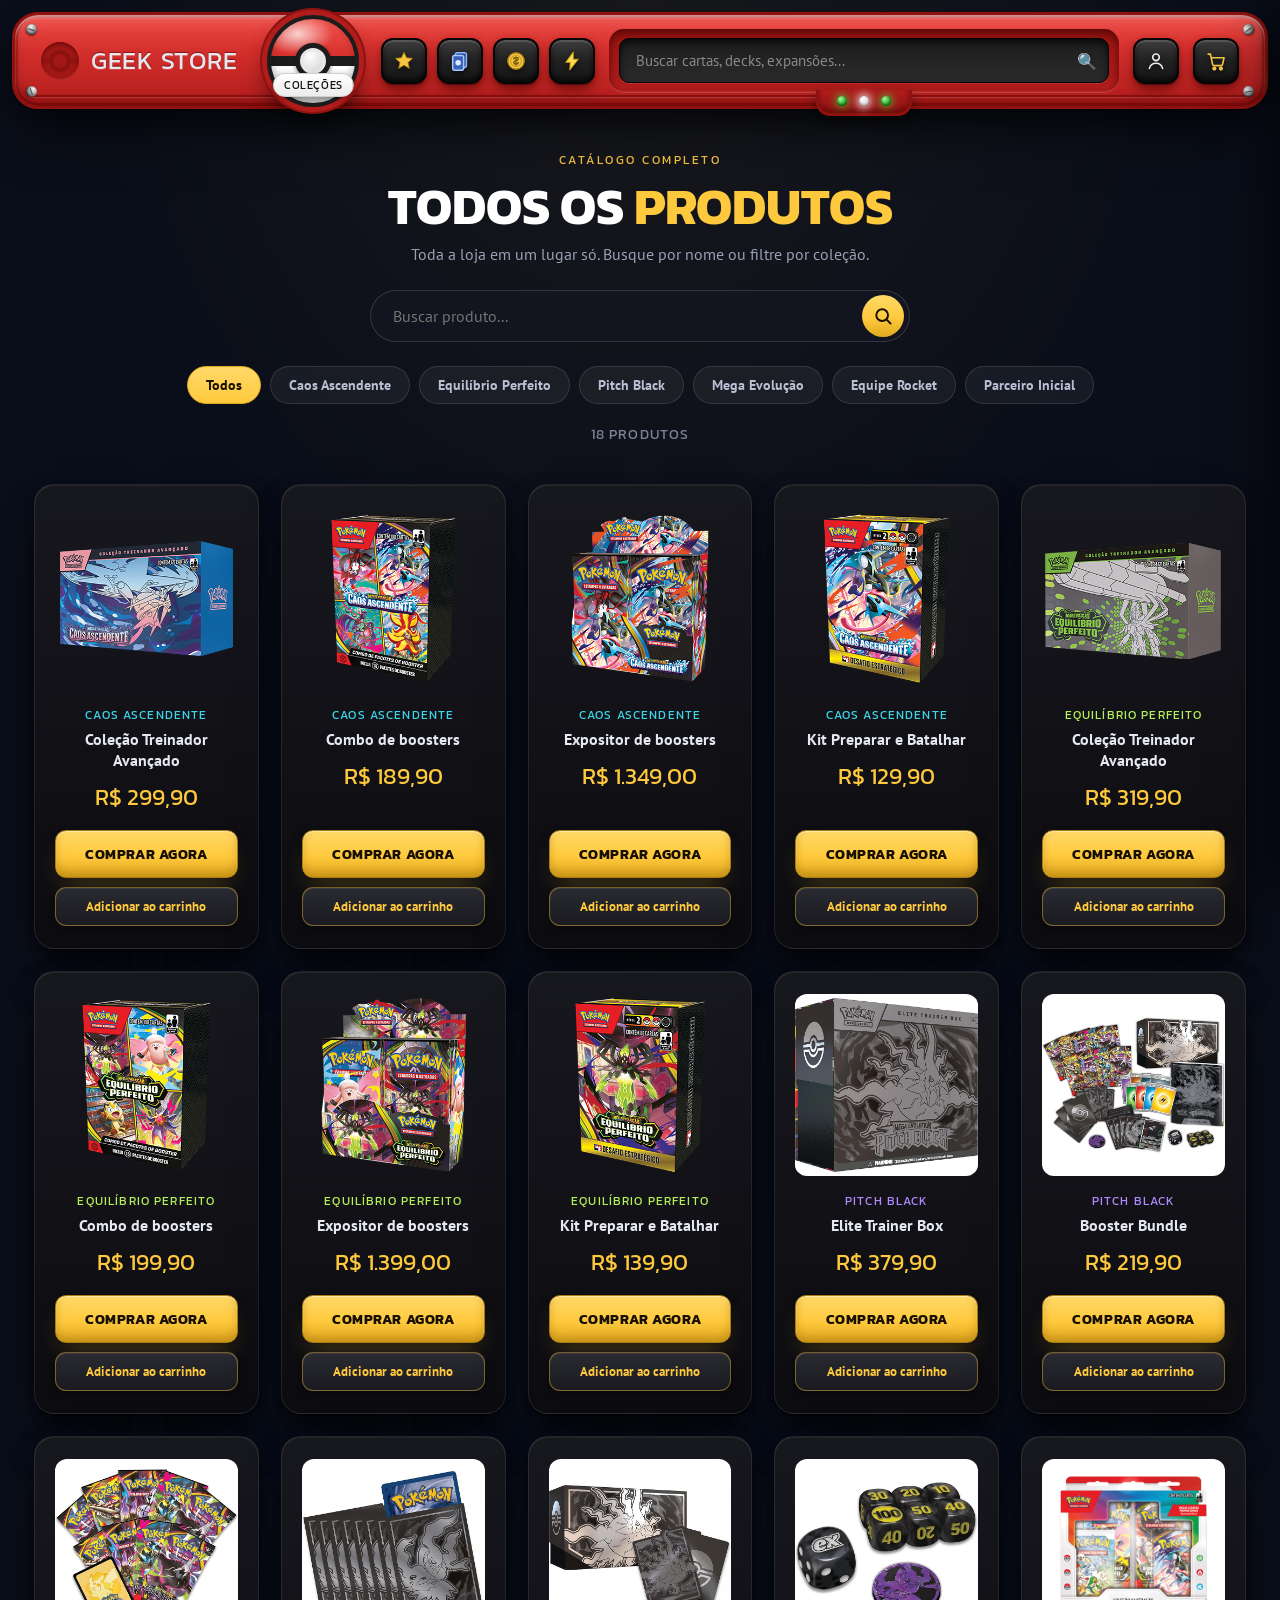
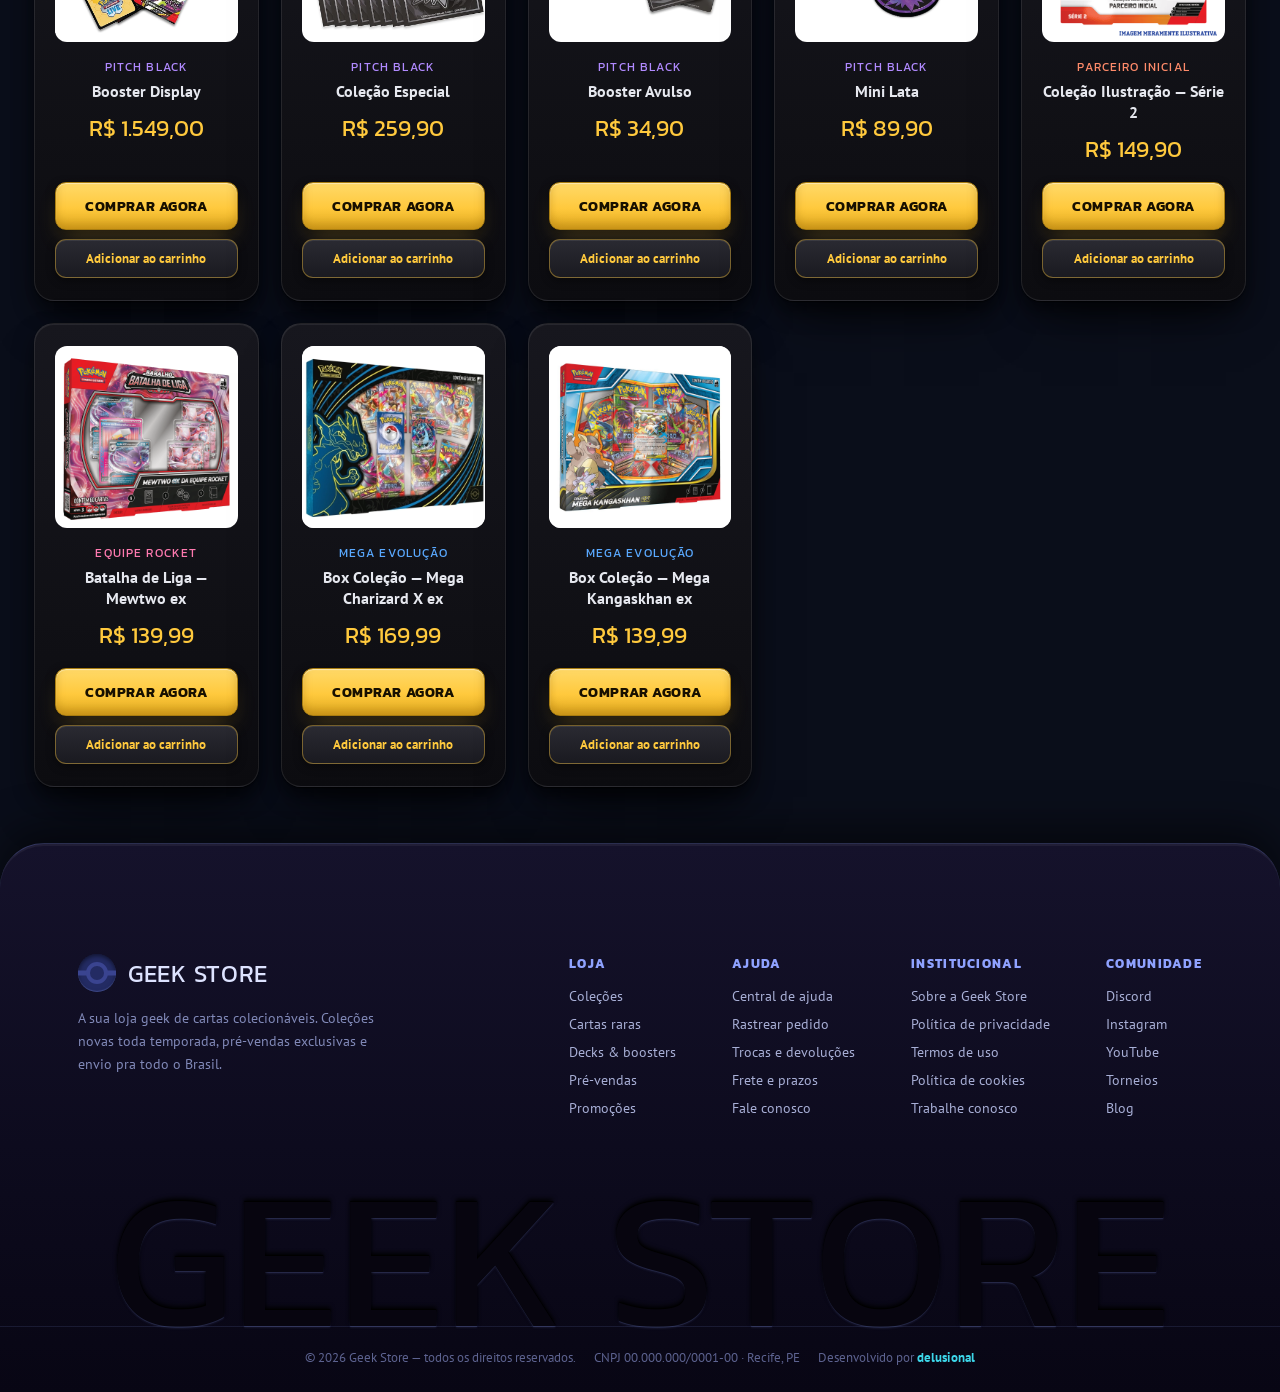
<file: produtos.html>
<!DOCTYPE html>
<html lang="pt-br">
<head>
<meta charset="UTF-8">
<meta name="viewport" content="width=device-width, initial-scale=1.0">
<title>Todos os produtos | GEEK STORE</title>
<link href="https://fonts.googleapis.com/css?family=Kanit:700|PT+Sans:400,700&display=swap" rel="stylesheet">
<style>

:root{
  /* física de materiais (inspirada no design system do delulu):
     raise = elevado (contato + difusa + longa), sink = afundado */
  --ease-soft:cubic-bezier(0.22,0.61,0.36,1);
  --speed:180ms;
  --btn-raise:
    inset 0 2px 1px rgba(255,255,255,.16),
    inset 0 -3px 5px rgba(0,0,0,.6),
    0 1px 1px rgba(40,0,0,.5),
    0 4px 8px rgba(80,5,5,.45),
    0 12px 22px -10px rgba(40,0,0,.6);
  --btn-raise-hi:
    inset 0 2px 1px rgba(255,255,255,.2),
    inset 0 -3px 5px rgba(0,0,0,.6),
    0 1px 1px rgba(40,0,0,.4),
    0 8px 16px rgba(60,0,0,.5),
    0 22px 34px -14px rgba(30,0,0,.7);
  --btn-sink:
    inset 0 3px 6px rgba(0,0,0,.75),
    inset 0 1px 2px rgba(0,0,0,.6),
    0 1px 0 rgba(255,120,110,.2);

  --color-black:#0a0e1a;
  --color-deep:#101832;
  --color-accent:#e93d82;
  --color-cyan:#3dd6e9;
  --font-heading:'Kanit',sans-serif;
  --font-body:'PT Sans',sans-serif;
}
*{margin:0;padding:0;box-sizing:border-box}
body{background:var(--color-black);color:#fff;font-family:var(--font-body);overflow-x:hidden}

/* ===========================================================
   SCROLLBAR CUSTOM — esconde a nativa, pokébola como thumb
   =========================================================== */
html{scrollbar-width:none;-ms-overflow-style:none}
html::-webkit-scrollbar{display:none}

.pokescroll{position:fixed;right:10px;top:100px;bottom:26px;width:22px;
  z-index:60;display:flex;justify-content:center}
/* trilho: linha fina com brilho */
.pokescroll__rail{width:4px;height:100%;border-radius:99px;cursor:pointer;
  background:linear-gradient(to bottom,rgba(255,255,255,.06),rgba(255,255,255,.14) 50%,rgba(255,255,255,.06));
  box-shadow:inset 0 0 4px rgba(0,0,0,.6)}
/* a pokébola */
.pokescroll__ball{position:absolute;left:50%;top:0;translate:-50% 0;
  width:22px;height:22px;border-radius:50%;cursor:grab;
  border:2px solid #111;
  background:linear-gradient(to bottom,#e8433f 0 44%,#111 44% 56%,#f5f5f5 56% 100%);
  box-shadow:0 2px 8px rgba(0,0,0,.7),inset 0 1px 1px rgba(255,255,255,.35);
  transition:scale var(--speed) var(--ease-soft)}
.pokescroll__ball::after{content:'';position:absolute;left:50%;top:50%;
  translate:-50% -50%;width:7px;height:7px;border-radius:50%;
  background:#fff;border:2px solid #111}
.pokescroll__ball:hover{scale:1.25}
.pokescroll__ball:active{cursor:grabbing;scale:1.15}
@media (max-width:640px){.pokescroll{display:none}}

/* ===========================================================
   0. NAV — estilo "Pokédex de plástico vermelho"
   Técnicas: gradientes pra simular volume do plástico,
   inset shadows pra relevo, radial-gradient pros parafusos/LEDs
   =========================================================== */
.nav{position:fixed;top:12px;left:12px;right:12px;z-index:50;
  display:flex;align-items:center;gap:14px;padding:14px 26px;
  border-radius:26px;
  /* plástico vermelho: brilho em cima, sombra embaixo */
  background:linear-gradient(to bottom,#ef4a45 0%,#d32f2c 40%,#b21d1c 100%);
  box-shadow:
    inset 0 3px 2px rgba(255,255,255,.4),    /* highlight superior forte */
    inset 0 12px 18px -8px rgba(255,255,255,.18),
    inset 0 -6px 10px rgba(80,0,0,.5),       /* sombra inferior (volume) */
    inset 0 0 0 3px rgba(140,10,10,.55),     /* moldura interna (painel duplo) */
    0 1px 2px rgba(0,0,0,.5),                /* contato */
    0 10px 26px rgba(0,0,0,.45),             /* difusa */
    0 34px 60px -20px rgba(0,0,0,.65);       /* longa e recuada */
  border:3px solid #8e1210}
/* linha de vinco horizontal do painel (plástico em duas peças) */
.nav::before{content:'';position:absolute;left:18px;right:18px;bottom:9px;height:2px;
  border-radius:2px;background:rgba(100,5,5,.5);
  box-shadow:0 1px 0 rgba(255,255,255,.12)}
/* parafusos nos 4 cantos */
.screw{position:absolute;width:11px;height:11px;border-radius:50%;
  background:radial-gradient(circle at 35% 28%,#f4f4f4,#9a9a9a 50%,#3f3f3f);
  box-shadow:inset 0 -1px 2px rgba(0,0,0,.7),0 1px 2px rgba(120,10,10,.8)}
/* fenda do parafuso */
.screw::after{content:'';position:absolute;left:2px;right:2px;top:50%;height:1.5px;
  translate:0 -50%;background:rgba(30,30,30,.75);border-radius:2px}
.screw:nth-child(1){top:9px;left:11px;rotate:20deg}
.screw:nth-child(2){top:9px;right:11px;rotate:-35deg}
.screw:nth-child(3){bottom:9px;left:11px;rotate:70deg}
.screw:nth-child(4){bottom:9px;right:11px;rotate:-10deg}

/* logo "gravado" no plástico: sombra clara embaixo + escura em cima */
.nav__logo{display:flex;align-items:center;gap:12px;margin-right:8px;
  font-family:var(--font-heading);font-size:1.55rem;letter-spacing:.03em;
  color:#8c1210;user-select:none;
  text-shadow:0 1px 0 rgba(255,120,110,.35),0 -1px 1px rgba(60,0,0,.5)}
/* emblema pokébola achatado/gravado, tom sobre tom */
.nav__logo-ball{width:38px;height:38px;border-radius:50%;position:relative;
  background:#a01715;
  box-shadow:inset 0 2px 4px rgba(60,0,0,.55),inset 0 -1px 1px rgba(255,120,110,.3)}
.nav__logo-ball::before{content:'';position:absolute;left:0;right:0;top:50%;
  translate:0 -50%;height:5px;background:#8c1210}
.nav__logo-ball::after{content:'';position:absolute;left:50%;top:50%;
  translate:-50% -50%;width:14px;height:14px;border-radius:50%;
  background:#a01715;border:4px solid #8c1210}

/* pokébola central "COLEÇÕES" — com aro de encaixe e brilho de vidro */
.nav__ball{width:92px;height:92px;border-radius:50%;flex-shrink:0;
  margin:-26px 8px;position:relative;cursor:pointer;border:4px solid #1c1c1c;
  background:
    /* brilho de vidro no topo (reflexo curvo) */
    radial-gradient(ellipse 60% 35% at 32% 18%,rgba(255,255,255,.75),rgba(255,255,255,0) 70%),
    linear-gradient(to bottom,#f3524d 0%,#d8302c 44%,#1c1c1c 44% 56%,#fff 56%,#e4e4e4 100%);
  box-shadow:
    0 0 0 5px #b21d1c,                /* aro de encaixe no plástico */
    0 0 0 7px #8e1210,
    0 2px 3px rgba(30,0,0,.5),        /* contato */
    0 10px 20px rgba(0,0,0,.45),      /* difusa */
    0 26px 40px -16px rgba(0,0,0,.65),/* longa e recuada */
    inset 0 -4px 8px rgba(0,0,0,.25);
  transition:transform var(--speed) var(--ease-soft),
             box-shadow var(--speed) var(--ease-soft)}
.nav__ball:hover{transform:translateY(-2px) scale(1.04) rotate(-4deg);
  box-shadow:
    0 0 0 5px #b21d1c,0 0 0 7px #8e1210,
    0 3px 4px rgba(30,0,0,.4),
    0 16px 30px rgba(0,0,0,.5),
    0 34px 54px -18px rgba(0,0,0,.7),
    0 10px 28px -6px rgba(233,61,80,.5),  /* glow tonal vermelho */
    inset 0 -4px 8px rgba(0,0,0,.25)}
.nav__ball:active{transform:translateY(1px) scale(.98);
  box-shadow:
    0 0 0 5px #b21d1c,0 0 0 7px #8e1210,
    0 2px 4px rgba(0,0,0,.4),
    inset 0 4px 10px rgba(0,0,0,.4)}      /* afunda no encaixe */
.nav__ball::after{content:'';position:absolute;left:50%;top:50%;translate:-50% -50%;
  width:26px;height:26px;border-radius:50%;
  background:radial-gradient(circle at 38% 30%,#fff,#d9d9d9 70%);
  border:5px solid #1c1c1c;
  box-shadow:0 0 0 3px #e8e8e8 inset,0 2px 4px rgba(0,0,0,.4)}
.nav__ball span{position:absolute;left:50%;bottom:6px;translate:-50%;z-index:1;
  font-family:var(--font-heading);font-size:.66rem;letter-spacing:.05em;
  background:linear-gradient(to bottom,#fff,#ececec);color:#111;
  padding:3px 10px;border-radius:99px;border:1px solid #cfcfcf;
  box-shadow:0 2px 5px rgba(0,0,0,.35);white-space:nowrap}

/* botões escuros com ícone */
.nav__links{display:flex;gap:10px;flex:0 1 auto}
.nav__btn{display:flex;align-items:center;justify-content:center;
  width:46px;height:46px;border-radius:12px;text-decoration:none;
  background:linear-gradient(to bottom,#3d3d3d 0%,#232323 45%,#141414 100%);
  border:2px solid #050505;
  box-shadow:var(--btn-raise);
  transition:transform var(--speed) var(--ease-soft),
             box-shadow var(--speed) var(--ease-soft),
             filter var(--speed) var(--ease-soft)}
.nav__btn:hover{transform:translateY(-1px);filter:brightness(1.18);
  box-shadow:var(--btn-raise-hi)}
/* active AFUNDA: desce 1px e a sombra vira inset (soft UI) */
.nav__btn:active{transform:translateY(1px);filter:brightness(.92);
  box-shadow:var(--btn-sink)}
.nav__btn svg{width:22px;height:22px;display:block;
  filter:drop-shadow(0 2px 2px rgba(0,0,0,.55))}
.nav__btn--gold{color:#f5c542}

/* painel da busca — recorte fundo no plástico, com moldura em relevo */
.nav__search{flex:1 1 240px;min-width:150px;position:relative;
  background:linear-gradient(to bottom,#96130f,#b21d1c);border-radius:15px;
  padding:9px 10px;
  box-shadow:
    inset 0 4px 8px rgba(50,0,0,.65),        /* recorte fundo */
    inset 0 -1px 1px rgba(255,120,110,.25),  /* borda de baixo pega luz */
    0 1px 0 rgba(255,255,255,.15)}           /* lábio externo iluminado */
.nav__search input{width:100%;padding:12px 44px 12px 16px;border-radius:10px;
  border:1px solid #000;background:linear-gradient(to bottom,#1c1c1c,#2b2b2b);
  color:#ddd;font-family:var(--font-body);font-size:.92rem;outline:none;
  box-shadow:inset 0 3px 6px rgba(0,0,0,.7),0 1px 0 rgba(255,120,110,.2)}
.nav__search input::placeholder{color:#8a8a8a}
/* focus: anel suave em vez de glow duro (padrão soft UI) */
.nav__search input:focus{border-color:rgba(61,214,233,.6);
  box-shadow:inset 0 3px 6px rgba(0,0,0,.7),0 0 0 3px rgba(61,214,233,.22)}
.nav__search .lupa{position:absolute;right:22px;top:50%;translate:0 -50%;
  color:#9a9a9a;pointer-events:none}
/* aba dos LEDs — peça de plástico que SALTA pra fora da barra */
.nav__leds{position:absolute;bottom:-24px;left:50%;translate:-50%;
  display:flex;gap:12px;align-items:center;
  background:linear-gradient(to bottom,#b21d1c,#8e1210);
  padding:6px 18px 7px;border-radius:0 0 14px 14px;
  border:3px solid #8e1210;border-top:none;
  box-shadow:inset 0 -3px 5px rgba(60,0,0,.5),0 6px 12px rgba(0,0,0,.45)}
.nav__leds i{width:10px;height:10px;border-radius:50%;display:block;
  box-shadow:inset 0 -1px 2px rgba(0,0,0,.4)}
.nav__leds i:nth-child(1){background:radial-gradient(circle at 35% 30%,#a5ff9d,#1a9a1a 65%,#0c5c0c);box-shadow:0 0 8px 1px rgba(70,230,70,.8),inset 0 -1px 2px rgba(0,60,0,.6)}
.nav__leds i:nth-child(2){background:radial-gradient(circle at 35% 30%,#fff,#d8d8d8 65%,#9d9d9d);box-shadow:0 0 9px 2px rgba(255,255,255,.85),inset 0 -1px 2px rgba(80,80,80,.5);animation:ledblink 2.2s infinite}
.nav__leds i:nth-child(3){background:radial-gradient(circle at 35% 30%,#a5ff9d,#1a9a1a 65%,#0c5c0c);box-shadow:0 0 8px 1px rgba(70,230,70,.8),inset 0 -1px 2px rgba(0,60,0,.6)}
@keyframes ledblink{0%,88%,100%{opacity:1}94%{opacity:.35}}

/* badge do carrinho */
.nav__btn .badge{position:absolute;top:-6px;right:-6px;width:18px;height:18px;
  border-radius:50%;background:#f5c542;color:#3a2a00;font-size:.68rem;
  font-weight:700;display:flex;align-items:center;justify-content:center;
  font-family:var(--font-body);box-shadow:0 2px 4px rgba(0,0,0,.4)}
.nav__btn{position:relative}

/* ---- mini-carrinho (dropdown com morph fluido) ---- */
.nav__cart-wrap{position:relative;display:flex;align-items:center}

.minicart{position:absolute;top:calc(100% + 16px);right:-6px;width:340px;max-width:86vw;z-index:902;
  transform-origin:top right;color:#eef1f8;font-family:var(--font-body);
  background:linear-gradient(180deg,#172142,#0b1122);
  border:1px solid rgba(245,197,66,.3);
  box-shadow:0 26px 55px -14px rgba(0,0,0,.75),0 0 0 1px rgba(0,0,0,.3);
  border-radius:22px;padding:4px 4px 0;
  opacity:0;visibility:hidden;transform:scale(.35) translateY(-16px);
  transition:opacity .18s ease,transform .2s ease,visibility .2s}
.minicart.open{opacity:1;visibility:visible;transform:scale(1) translateY(0);
  animation:minicart-morph .5s cubic-bezier(.34,1.56,.64,1)}
@keyframes minicart-morph{
  0%  {opacity:0;transform:scale(.3) translateY(-18px);
       border-radius:50% 50% 46% 54% / 62% 60% 40% 42%}
  45% {opacity:1;transform:scale(1.04) translateY(2px);
       border-radius:34px 34px 26px 26px}
  70% {transform:scale(.99) translateY(0);border-radius:20px}
  100%{opacity:1;transform:scale(1) translateY(0);border-radius:22px}
}
/* seta apontando pro ícone */
.minicart::before{content:'';position:absolute;top:-8px;right:20px;width:15px;height:15px;
  background:#172142;border-left:1px solid rgba(245,197,66,.3);
  border-top:1px solid rgba(245,197,66,.3);transform:rotate(45deg);border-radius:4px 0 0 0}

.minicart__head{display:flex;align-items:center;justify-content:space-between;padding:14px 14px 10px}
.minicart__title{font-family:var(--font-heading);text-transform:uppercase;letter-spacing:.03em;
  font-size:1rem;color:#fff}
.minicart__count{font-size:.75rem;color:#f5c542;font-weight:700}

.minicart__items{max-height:288px;overflow-y:auto;padding:0 8px}
.minicart__empty{text-align:center;color:#7c86a2;padding:34px 10px;font-size:.9rem}

.mc-line{display:flex;gap:10px;align-items:center;padding:9px 4px;
  border-bottom:1px solid rgba(255,255,255,.06)}
.mc-line:last-child{border-bottom:none}
.mc-line__img{width:44px;height:44px;border-radius:9px;object-fit:contain;background:#fff;flex-shrink:0}
.mc-line__info{flex:1;min-width:0}
.mc-line__name{font-size:.8rem;color:#eef1f8;font-weight:700;line-height:1.2;
  white-space:nowrap;overflow:hidden;text-overflow:ellipsis}
.mc-line__meta{font-size:.75rem;color:#9aa3bd;margin-top:2px}
.mc-line__meta b{color:#f5c542}
.mc-line__rm{background:none;border:none;color:#818aa6;cursor:pointer;padding:4px;
  border-radius:6px;line-height:0;transition:.15s;flex-shrink:0}
.mc-line__rm:hover{color:#ff6b6b;background:rgba(255,107,107,.1)}

.minicart__foot{padding:12px 14px 15px;border-top:1px solid rgba(255,255,255,.1);margin-top:2px}
.minicart__total{display:flex;justify-content:space-between;align-items:baseline;margin-bottom:12px}
.minicart__total span{color:#aab2ca;font-size:.9rem}
.minicart__total strong{font-family:var(--font-heading);font-size:1.35rem;color:#fff}
.minicart__actions{display:flex;flex-direction:column;gap:8px}
.minicart__btn{width:100%;padding:12px;border-radius:11px;cursor:pointer;border:none;
  font-family:var(--font-heading);text-transform:uppercase;letter-spacing:.03em;
  font-size:.9rem;font-weight:700;transition:.16s}
.minicart__btn--buy{background:linear-gradient(180deg,#ffd24d,#f5a814);color:#3a2600;
  box-shadow:0 6px 15px -4px rgba(245,168,20,.5)}
.minicart__btn--buy:hover{filter:brightness(1.06);transform:translateY(-1px)}
.minicart__btn--buy:active{transform:translateY(1px)}
.minicart__btn--view{background:rgba(255,255,255,.06);color:#eef1f8;border:1px solid rgba(255,255,255,.2)}
.minicart__btn--view:hover{background:rgba(255,255,255,.12);border-color:#f5c542;color:#fff}
.minicart__btn:disabled{opacity:.4;cursor:not-allowed;filter:grayscale(.3);transform:none;box-shadow:none}

@media (max-width:1100px){
  .nav{flex-wrap:wrap;justify-content:center}
  .nav__ball{margin:4px}
}

/* ===========================================================
   1. HERO — vídeo de fundo (é assim que o site original faz o
   "efeito de água": um mp4 em loop atrás do conteúdo)
   =========================================================== */
.hero{position:relative;height:100vh;display:flex;align-items:center;justify-content:center;overflow:hidden}
.hero__video{position:absolute;inset:0;width:100%;height:100%;object-fit:cover;z-index:0}
/* dissolve suave do vídeo pro preto da seção Pitch Black:
   opacidade em curva ease (mesma técnica do fade da seção azul) */
.hero__fade{position:absolute;inset:0;z-index:1;
  background:linear-gradient(to bottom,
    rgba(0,0,0,0)    0%,
    rgba(0,0,0,0)    38%,
    rgba(0,0,0,.06)  50%,
    rgba(0,0,0,.18)  60%,
    rgba(0,0,0,.38)  69%,
    rgba(0,0,0,.58)  77%,
    rgba(0,0,0,.76)  84%,
    rgba(0,0,0,.9)   90%,
    rgba(0,0,0,.97)  95%,
    #000             100%)}
.hero__content{position:relative;z-index:2;text-align:center;padding:0 20px}
.hero__title{font-family:var(--font-heading);font-size:clamp(2.5rem,8vw,6rem);
  text-transform:uppercase;line-height:.95;letter-spacing:.02em;
  background:linear-gradient(120deg,#fff 30%,var(--color-cyan) 50%,#fff 70%);
  background-size:200% auto;-webkit-background-clip:text;background-clip:text;
  -webkit-text-fill-color:transparent;
  animation:shineText 4s linear infinite}
@keyframes shineText{to{background-position:200% center}}
.hero__sub{margin-top:16px;font-size:1.1rem;color:#cdd6f4;text-shadow:0 2px 12px rgba(0,0,0,.8)}

/* ===========================================================
   2. CANVAS DE ÁGUA — ondulação interativa (ripple) que segue
   o mouse, por cima do vídeo. Simulação clássica de water
   ripple em 2 buffers.
   =========================================================== */
#water{position:absolute;inset:0;z-index:1;pointer-events:none;mix-blend-mode:screen;opacity:.55}

/* ===========================================================
   3. CARTAS HOLOGRÁFICAS — perspectiva 3D + shine seguindo o
   mouse (mesma técnica do card__shine / perspective-card
   do site original)
   =========================================================== */
.cards{padding:100px 20px;max-width:1100px;margin:0 auto}
.cards h2{font-family:var(--font-heading);text-transform:uppercase;text-align:center;
  font-size:clamp(1.8rem,4vw,3rem);margin-bottom:60px;color:var(--color-cyan)}
.cards__grid{display:flex;gap:40px;justify-content:center;flex-wrap:wrap}

.pcard{width:260px;aspect-ratio:63/88;perspective:1000px;cursor:pointer}
.pcard__inner{position:relative;width:100%;height:100%;border-radius:14px;
  transform-style:preserve-3d;transition:transform .12s ease-out;
  background:linear-gradient(160deg,#1b2a52,#0d1330 60%,#251b52);
  box-shadow:0 20px 60px rgba(0,0,0,.6);overflow:hidden;
  display:flex;align-items:center;justify-content:center}
.pcard__inner::before{ /* moldura */
  content:"";position:absolute;inset:8px;border:2px solid rgba(255,255,255,.15);
  border-radius:10px;pointer-events:none}
.pcard__label{font-family:var(--font-heading);font-size:1.4rem;text-transform:uppercase;
  color:rgba(255,255,255,.85);text-align:center;padding:0 14px}
/* o SHINE: gradiente radial que se move com o mouse */
.pcard__shine{position:absolute;inset:0;pointer-events:none;
  background:radial-gradient(circle at var(--mx,50%) var(--my,50%),
    rgba(255,255,255,.35) 0%,
    rgba(61,214,233,.18) 25%,
    transparent 60%);
  mix-blend-mode:overlay;transition:opacity .3s;opacity:0}
/* o HOLO: faixas de arco-íris que deslizam conforme a inclinação */
.pcard__holo{position:absolute;inset:0;pointer-events:none;opacity:0;transition:opacity .3s;
  background:linear-gradient(115deg,
    transparent 20%,
    rgba(233,61,130,.25) 36%,
    rgba(61,214,233,.25) 44%,
    rgba(233,203,61,.25) 52%,
    transparent 70%);
  background-size:250% 250%;
  background-position:calc(var(--mx,50%)) calc(var(--my,50%));
  mix-blend-mode:color-dodge;filter:brightness(1.2) saturate(1.4)}
.pcard:hover .pcard__shine,.pcard:hover .pcard__holo{opacity:1}

/* ===========================================================
   3a-2. EXPLORE A LOJA — carrossel estilo mercado
   =========================================================== */
.shop{position:relative;padding:190px 0 100px;overflow:hidden;
  background:#0a0e14 url("assets/pattern-black.jpg") repeat;
  background-size:60px;background-attachment:fixed}
/* transição vinda da Pitch Black: o preto dela dissolve por cima
   do pattern (fade de opacidade dentro DESTA seção — nada é clipado) */
.shop::before{content:'';position:absolute;top:0;left:0;right:0;height:240px;
  pointer-events:none;z-index:0;
  background:linear-gradient(to bottom,
    #000 0%,rgba(0,0,0,.91) 20%,rgba(0,0,0,.74) 38%,
    rgba(0,0,0,.52) 55%,rgba(0,0,0,.3) 71%,
    rgba(0,0,0,.13) 85%,rgba(0,0,0,.04) 94%,rgba(0,0,0,0) 100%)}
.shop__inner,.shop__track,.shop__more{position:relative;z-index:1}
.shop__inner{max-width:1280px;margin:0 auto;padding:0 20px}
.shop__head{display:flex;align-items:flex-end;justify-content:space-between;
  gap:20px;margin-bottom:36px;flex-wrap:wrap}
.shop__title{font-family:var(--font-heading);text-transform:uppercase;
  font-size:clamp(1.7rem,3.6vw,2.8rem);line-height:1;color:#fff;
  text-shadow:0 3px 0 rgba(0,0,0,.55),0 10px 24px rgba(0,0,0,.6)}
.shop__title span{color:#ffc93d;
  text-shadow:0 3px 0 rgba(120,70,0,.55),0 10px 24px rgba(0,0,0,.6),
    0 0 26px rgba(255,201,61,.35)}
.shop__nav{display:flex;gap:10px}
.shop__arrow{width:52px;height:52px;border-radius:50%;cursor:pointer;
  display:flex;align-items:center;justify-content:center;
  border:2px solid #a87c10;color:#181000;
  background:linear-gradient(to bottom,#ffd968,#ffc93d 55%,#e0a91f);
  box-shadow:inset 0 2px 1px rgba(255,255,255,.5),inset 0 -5px 9px rgba(150,100,10,.4),
    0 2px 2px rgba(0,0,0,.55),0 8px 18px rgba(0,0,0,.5),
    0 20px 34px -12px rgba(255,201,61,.35);
  transition:transform var(--speed) var(--ease-soft),
             box-shadow var(--speed) var(--ease-soft),filter var(--speed) var(--ease-soft)}
.shop__arrow svg{width:22px;height:22px}
.shop__arrow:hover{transform:translateY(-2px);filter:brightness(1.07);
  box-shadow:inset 0 2px 1px rgba(255,255,255,.5),inset 0 -5px 9px rgba(150,100,10,.4),
    0 3px 3px rgba(0,0,0,.5),0 14px 26px rgba(0,0,0,.55),
    0 28px 46px -14px rgba(255,201,61,.5)}
.shop__arrow:active{transform:translateY(1px);filter:brightness(.94);
  box-shadow:inset 0 3px 8px rgba(120,80,5,.55),0 2px 4px rgba(0,0,0,.5)}

/* trilho: scroll horizontal com snap; as pontas dissolvem com
   mask-image em vez de cortar seco */
.shop__track{display:flex;gap:26px;overflow-x:auto;
  padding:14px max(28px,calc((100vw - 1280px)/2)) 30px;
  scroll-snap-type:x mandatory;scrollbar-width:none;
  -webkit-mask:linear-gradient(to right,
    transparent 0,#000 60px,#000 calc(100% - 60px),transparent 100%);
  mask:linear-gradient(to right,
    transparent 0,#000 60px,#000 calc(100% - 60px),transparent 100%)}
.shop__track::-webkit-scrollbar{display:none}
.shop-item{flex:0 0 280px;scroll-snap-align:center;
  background:linear-gradient(180deg,#17171e 0%,#0c0c10 100%);
  border:1px solid rgba(255,255,255,.09);border-radius:20px;
  padding:22px 20px;text-align:center;display:flex;flex-direction:column;
  box-shadow:inset 0 1px 0 rgba(255,255,255,.07),0 1px 1px rgba(0,0,0,.6),
    0 10px 20px rgba(0,0,0,.5),0 30px 50px -20px rgba(0,0,0,.7);
  transition:transform var(--speed) var(--ease-soft),
             border-color var(--speed) var(--ease-soft),
             box-shadow var(--speed) var(--ease-soft)}
.shop-item:hover{transform:translateY(-5px);border-color:rgba(255,201,61,.5);
  box-shadow:inset 0 1px 0 rgba(255,255,255,.09),0 2px 2px rgba(0,0,0,.5),
    0 18px 32px rgba(0,0,0,.55),0 44px 70px -22px rgba(255,201,61,.3)}
.shop-item__img{width:100%;aspect-ratio:1;object-fit:contain;border-radius:12px;
  background:#fff;margin-bottom:16px}
.shop-item__img--dark{background:transparent}
.shop-item__tag{font-size:.72rem;text-transform:uppercase;letter-spacing:.1em;
  font-family:var(--font-heading);margin-bottom:5px}
.shop-item__tag--cyan{color:#3dd6e9}
.shop-item__tag--green{color:#b4f05a}
.shop-item__tag--purple{color:#b18aff}
.shop-item__tag--red{color:#ff8b6a}
.shop-item__tag--pink{color:#ff7ab0}
.shop-item__tag--blue{color:#5aa9ff}
.shop-item__name{font-weight:700;font-size:1rem;line-height:1.3;color:#e6e8ef;
  margin-bottom:8px}
.shop-item__price{font-family:var(--font-heading);font-size:1.45rem;color:#ffc93d;
  margin-bottom:16px}
/* dois CTAs: comprar agora (primário dourado) + carrinho (secundário) */
.shop-item__actions{margin-top:auto;display:flex;flex-direction:column;gap:9px}
.shop-item__buy{display:block;font-size:.9rem;font-weight:700;
  font-family:var(--font-heading);text-transform:uppercase;letter-spacing:.04em;
  color:#181000;text-decoration:none;padding:12px 10px;border-radius:11px;
  background:linear-gradient(to bottom,#ffd968,#ffc93d 55%,#e0a91f);
  border:1px solid #a87c10;
  box-shadow:inset 0 1px 1px rgba(255,255,255,.5),inset 0 -5px 9px rgba(150,100,10,.35),
    0 3px 8px rgba(0,0,0,.5),0 12px 22px -8px rgba(255,201,61,.35);
  transition:transform var(--speed) var(--ease-soft),filter var(--speed) var(--ease-soft),
             box-shadow var(--speed) var(--ease-soft)}
.shop-item__buy:hover{transform:translateY(-1px);filter:brightness(1.07)}
.shop-item__buy:active{transform:translateY(1px);filter:brightness(.93);
  box-shadow:inset 0 3px 6px rgba(120,80,5,.55)}
.shop-item__cart{display:block;font-size:.82rem;font-weight:700;
  color:#ffc93d;text-decoration:none;padding:10px;border-radius:11px;
  background:linear-gradient(to bottom,#2a2a32,#1a1a20);
  border:1px solid rgba(255,201,61,.4);
  box-shadow:inset 0 1px 0 rgba(255,255,255,.08),0 3px 8px rgba(0,0,0,.4);
  transition:transform var(--speed) var(--ease-soft),
             border-color var(--speed) var(--ease-soft),
             background var(--speed) var(--ease-soft),
             box-shadow var(--speed) var(--ease-soft)}
.shop-item__cart:hover{transform:translateY(-1px);border-color:#ffc93d;
  background:linear-gradient(to bottom,#33332b,#1f1f18)}
.shop-item__cart:active{transform:translateY(1px);
  box-shadow:inset 0 3px 6px rgba(0,0,0,.6)}

.shop__more{text-align:center;margin-top:34px}
.shop__more-btn{display:inline-block;font-family:var(--font-heading);
  text-transform:uppercase;letter-spacing:.06em;font-size:1rem;
  color:#181000;text-decoration:none;padding:15px 46px;border-radius:99px;
  background:linear-gradient(to bottom,#ffd968,#ffc93d 55%,#e0a91f);
  border:2px solid #a87c10;
  box-shadow:inset 0 2px 1px rgba(255,255,255,.5),inset 0 -7px 12px rgba(150,100,10,.4),
    0 2px 2px rgba(0,0,0,.55),0 10px 24px rgba(0,0,0,.5),
    0 26px 46px -14px rgba(255,201,61,.35);
  transition:transform var(--speed) var(--ease-soft),
             box-shadow var(--speed) var(--ease-soft),filter var(--speed) var(--ease-soft)}
.shop__more-btn:hover{transform:translateY(-2px);filter:brightness(1.06)}
.shop__more-btn:active{transform:translateY(1px);filter:brightness(.94);
  box-shadow:inset 0 3px 8px rgba(120,80,5,.55),0 2px 4px rgba(0,0,0,.5)}

/* ===========================================================
   3b. PRODUTOS EM DESTAQUE — o famoso "efeito de água"!
   No site original é WebGL2: bolhas instanciadas sobem,
   levam blur gaussiano e um shader de threshold pinta de
   ciano. Aqui reproduzo com a técnica "gooey": canvas com
   bolhas + filter: blur() contrast() — mesmo resultado visual.
   =========================================================== */
.featured{position:relative;padding:160px 20px 220px;overflow:hidden;
  /* fundo ESCURO com o padrão de losangos — a água ciano é desenhada
     por cima pelo canvas (como o WebGL do original) */
  background:#0a0e14 url("assets/pattern-black.jpg") repeat;
  background-size:60px;
  background-attachment:fixed} /* mesma grade das outras seções */
/* filtro SVG gooey: funde as gotas SEM alterar o fundo ciano
   (blur + curva de alpha, aplicado só no canvas transparente) */
.featured__goo{position:absolute;inset:0;z-index:0;pointer-events:none;
  filter:url(#goo)}
#goo-canvas{width:100%;height:100%;display:block}
/* SEÇÃO AZUL — continuação da água. Mesmo ciano do canvas
   (rgb(16,200,229)), emendando sem costura com o fim da seção
   anterior. No final, fade muuuito suave até o escuro. */
.aqua{position:relative;padding:80px 20px 480px;
  /* fade de OPACIDADE pura: o mesmo ciano indo de 100% a 0%,
     sempre a mesma cor — só o alpha desce, bem gradativo.
     As paradas seguem uma curva suave (ease), sem corte seco. */
  background:linear-gradient(to bottom,
    rgba(16,200,229,1)   0%,
    rgba(16,200,229,1)   40%,
    rgba(16,200,229,.92) 52%,
    rgba(16,200,229,.78) 62%,
    rgba(16,200,229,.58) 71%,
    rgba(16,200,229,.38) 79%,
    rgba(16,200,229,.21) 86%,
    rgba(16,200,229,.09) 92%,
    rgba(16,200,229,.02) 97%,
    rgba(16,200,229,0)   100%),
    /* o MESMO padrão de losangos da próxima seção fica atrás do azul:
       quando a opacidade chega a 0, ele já está lá — sem corte seco */
    url("assets/pattern-black.jpg") #0a0e14;
  background-size:auto,60px;
  /* "fixed" ancora o tile na grade do viewport — as duas seções
     desenham o padrão alinhado, sem desencontro na emenda */
  background-attachment:scroll,fixed;
}
.aqua__inner{position:relative;z-index:1;max-width:1100px;margin:0 auto;text-align:center}

/* CAOS ASCENDENTE — vitrine da coleção sobre a água */
.chaos__hero{display:flex;flex-direction:column;align-items:center;
  justify-content:center;gap:44px;margin-bottom:64px}
.chaos__logo{width:min(580px,90vw);
  /* parece emergir da água: sombra dura curta + glow claro */
  filter:drop-shadow(0 10px 18px rgba(3,60,72,.45))
         drop-shadow(0 0 26px rgba(255,255,255,.35));
  animation:chaosBob 6s ease-in-out infinite}
@keyframes chaosBob{0%,100%{translate:0 0}50%{translate:0 -12px}} /* boia na água */

/* BLOCO DA CARTA — estilo pôster: headline em camadas à esquerda,
   boneco apontando embaixo, carta grande com glow à direita */
.chaos__luck{display:flex;align-items:center;justify-content:center;
  gap:56px;margin:10px auto 30px;max-width:1100px;flex-wrap:wrap}
.chaos__luck-left{display:flex;flex-direction:column;align-items:center;gap:0}

/* headline "sticker": linhas empilhadas, Kanit pesada, uppercase */
.luck-headline{display:flex;flex-direction:column;align-items:center;
  font-family:var(--font-heading);text-transform:uppercase;line-height:.98;
  rotate:-2deg;margin-bottom:8px}
.luck-headline .l1{font-size:clamp(1.6rem,3vw,2.4rem);color:#fff;
  text-shadow:0 2px 0 rgba(4,50,62,.55),0 6px 16px rgba(3,40,52,.5);
  letter-spacing:.02em}
.luck-headline .l2{font-size:clamp(3rem,6.5vw,5.2rem);color:#8ce62e;
  letter-spacing:.01em;
  /* contorno escuro + relevo, efeito adesivo */
  text-shadow:
    0 3px 0 #1e4d08,0 6px 0 rgba(10,30,4,.55),
    0 12px 26px rgba(3,40,52,.55),0 0 34px rgba(140,230,46,.45)}
.luck-headline .l3{font-size:clamp(1.4rem,2.6vw,2.1rem);color:#fff;
  text-shadow:0 2px 0 rgba(4,50,62,.55),0 6px 14px rgba(3,40,52,.5)}
.luck-headline .l4{font-size:clamp(1.5rem,2.8vw,2.3rem);color:#ffc93d;
  text-shadow:0 2px 0 rgba(120,70,0,.6),0 6px 14px rgba(3,40,52,.5),
    0 0 26px rgba(255,201,61,.4)}
/* mascote apontando pra carta */
.chaos__boneco{width:380px;flex-shrink:0;margin-top:-6px;
  filter:drop-shadow(0 16px 26px rgba(3,50,62,.5));
  animation:bonecoPoint 3.2s ease-in-out infinite;transform-origin:bottom center}
/* balanço de "olha isso aqui!": inclina levemente na direção da carta */
@keyframes bonecoPoint{0%,100%{rotate:0deg;translate:0 0}50%{rotate:2.5deg;translate:6px -4px}}
@media (max-width:900px){.chaos__boneco{width:220px}}
/* wrapper: perspectiva 3D + glow + boiar (o tilt vai no .holo-inner) */
.chaos__carta-wrap{flex-shrink:0;rotate:3deg;perspective:1000px;cursor:pointer;
  filter:drop-shadow(0 24px 38px rgba(3,50,62,.55))
         drop-shadow(0 0 30px rgba(140,230,46,.5));
  animation:chaosBob 6s ease-in-out infinite;animation-delay:3s}
.chaos__carta-wrap .holo-inner{position:relative;border-radius:15px;overflow:hidden;
  transform-style:preserve-3d;transition:transform .12s ease-out}
.chaos__carta{width:380px;display:block;border-radius:15px}
.chaos__carta-wrap:hover .pcard__shine,
.chaos__carta-wrap:hover .pcard__holo{opacity:1}
.chaos__luck-text{max-width:640px;text-align:center}
.chaos__luck-text .kicker{font-family:var(--font-heading);text-transform:uppercase;
  font-size:.85rem;letter-spacing:.14em;color:#06333f;margin-bottom:6px}
.chaos__luck-text h3{font-family:var(--font-heading);text-transform:uppercase;
  font-size:clamp(1.7rem,3.4vw,2.6rem);line-height:1.02;color:#fff;
  text-shadow:0 2px 0 rgba(4,60,74,.5),0 8px 22px rgba(3,50,62,.5);margin-bottom:12px}
.chaos__luck-text p{color:#083b48;line-height:1.55;margin-bottom:20px;font-size:1.02rem}
.chaos__luck-cta{display:inline-block;font-family:var(--font-heading);
  text-transform:uppercase;letter-spacing:.06em;font-size:1rem;
  color:#fff;text-decoration:none;padding:14px 30px;border-radius:99px;
  background:linear-gradient(to bottom,#ff5f58 0%,#e2312d 55%,#b81f1e 100%);
  border:2px solid #8e1210;
  box-shadow:inset 0 2px 1px rgba(255,255,255,.35),inset 0 -8px 14px rgba(120,10,10,.45),
    0 2px 2px rgba(3,40,52,.4),0 10px 22px rgba(3,40,52,.45),
    0 26px 44px -14px rgba(180,20,20,.55);
  transition:transform var(--speed) var(--ease-soft),
             box-shadow var(--speed) var(--ease-soft),filter var(--speed) var(--ease-soft)}
.chaos__luck-cta:hover{transform:translateY(-2px);filter:brightness(1.08);
  box-shadow:inset 0 2px 1px rgba(255,255,255,.35),inset 0 -8px 14px rgba(120,10,10,.45),
    0 3px 3px rgba(3,40,52,.35),0 16px 32px rgba(3,40,52,.5),
    0 36px 58px -16px rgba(180,20,20,.65)}
.chaos__luck-cta:active{transform:translateY(1px);filter:brightness(.94);
  box-shadow:inset 0 4px 10px rgba(90,5,5,.6),0 2px 4px rgba(3,40,52,.35)}
@media (max-width:760px){.chaos__luck-text{text-align:center}}

/* botão "saiba mais" — centralizado abaixo da vitrine */
.chaos__more{text-align:center;margin-top:44px}
.chaos__more-btn{display:inline-block;font-family:var(--font-heading);
  text-transform:uppercase;letter-spacing:.06em;font-size:1.05rem;
  color:#04252e;text-decoration:none;padding:16px 42px;border-radius:99px;
  background:linear-gradient(to bottom,#fff,#e8f8fb 55%,#cfeef5);
  border:2px solid #0a8ba1;
  box-shadow:inset 0 2px 1px rgba(255,255,255,.8),inset 0 -6px 10px rgba(120,190,205,.35),
    0 2px 2px rgba(3,40,52,.4),0 10px 22px rgba(3,40,52,.4),
    0 26px 44px -14px rgba(3,40,52,.5);
  transition:transform var(--speed) var(--ease-soft),
             box-shadow var(--speed) var(--ease-soft),filter var(--speed) var(--ease-soft)}
.chaos__more-btn:hover{transform:translateY(-2px);filter:brightness(1.03);
  box-shadow:inset 0 2px 1px rgba(255,255,255,.8),inset 0 -6px 10px rgba(120,190,205,.35),
    0 3px 3px rgba(3,40,52,.35),0 16px 30px rgba(3,40,52,.45),
    0 36px 58px -16px rgba(16,200,229,.5)}
.chaos__more-btn:active{transform:translateY(1px);filter:brightness(.96);
  box-shadow:inset 0 3px 8px rgba(60,120,135,.5),0 2px 4px rgba(3,40,52,.35)}

/* variante verde do "saiba mais" (Equilíbrio Perfeito) */
.chaos__more-btn--green{color:#122b02;border-color:#4a8f0d;
  background:linear-gradient(to bottom,#fff,#eefad8 55%,#d8f0b4);
  box-shadow:inset 0 2px 1px rgba(255,255,255,.8),inset 0 -6px 10px rgba(150,200,100,.35),
    0 2px 2px rgba(20,60,5,.4),0 10px 22px rgba(20,60,5,.4),
    0 26px 44px -14px rgba(20,60,5,.5)}
.chaos__more-btn--green:hover{
  box-shadow:inset 0 2px 1px rgba(255,255,255,.8),inset 0 -6px 10px rgba(150,200,100,.35),
    0 3px 3px rgba(20,60,5,.35),0 16px 30px rgba(20,60,5,.45),
    0 36px 58px -16px rgba(124,214,32,.55)}
.chaos__more-btn--green:active{
  box-shadow:inset 0 3px 8px rgba(90,130,50,.5),0 2px 4px rgba(20,60,5,.35)}

/* foto real do produto dentro do card */
.product__img{width:100%;aspect-ratio:1;object-fit:contain;margin-bottom:14px;
  filter:drop-shadow(0 8px 14px rgba(3,40,52,.4));
  transition:transform var(--speed) var(--ease-soft)}
.product:hover .product__img{transform:scale(1.05) translateY(-3px)}

.featured__inner{position:relative;z-index:1;max-width:1100px;margin:0 auto;text-align:center}
/* headline de venda — mesmo estilo "sticker" do bloco do Greninja */
.featured__headline{display:flex;flex-direction:column;align-items:center;
  font-family:var(--font-heading);text-transform:uppercase;line-height:1;
  margin-bottom:56px}
.featured__headline .fh1{font-size:clamp(2rem,3.6vw,3rem);color:#fff;
  text-shadow:0 2px 0 rgba(0,0,0,.5),0 6px 16px rgba(0,0,0,.6);
  animation:fhBob 4s ease-in-out infinite}
.featured__headline .fh2{font-size:clamp(3rem,6.8vw,5.6rem);color:#3dd6e9;
  text-shadow:0 4px 0 #085a68,0 8px 0 rgba(0,20,26,.55),
    0 14px 30px rgba(0,0,0,.6),0 0 38px rgba(61,214,233,.45);
  margin-bottom:16px;
  /* pulso de glow: o título "respira" luz ciano */
  animation:fhBob 4s ease-in-out infinite,fhGlow 2.6s ease-in-out infinite}
.featured__headline .fh3{font-family:var(--font-body);text-transform:none;
  font-size:1.15rem;color:#ffc93d;letter-spacing:.01em;
  text-shadow:0 1px 0 rgba(0,0,0,.5),0 4px 12px rgba(0,0,0,.5);
  animation:fhBob 4s ease-in-out infinite}
/* flutuação sutil do bloco inteiro (mesma cadência nas 3 linhas) */
@keyframes fhBob{0%,100%{translate:0 0}50%{translate:0 -6px}}
/* a luz ciano pulsa — chama o olho sem piscar */
@keyframes fhGlow{
  0%,100%{text-shadow:0 4px 0 #085a68,0 8px 0 rgba(0,20,26,.55),
    0 14px 30px rgba(0,0,0,.6),0 0 26px rgba(61,214,233,.35)}
  50%{text-shadow:0 4px 0 #085a68,0 8px 0 rgba(0,20,26,.55),
    0 14px 30px rgba(0,0,0,.6),0 0 60px rgba(61,214,233,.85),
    0 0 90px rgba(61,214,233,.4)}}
.product{box-shadow:0 14px 34px rgba(4,30,40,.35)}
.featured__products{display:flex;gap:24px;justify-content:center;flex-wrap:nowrap;
  /* "escapa" do container de 1100px pra caber os 4 na mesma linha */
  width:min(1340px,96vw);position:relative;left:50%;transform:translateX(-50%)}
/* os 4 sempre na mesma linha: cards cedem largura se faltar espaço */
.featured__products .product{flex:1 1 0;min-width:0;max-width:300px}
@media (max-width:820px){.featured__products{flex-wrap:wrap}
  .featured__products .product{flex:1 1 42%}}
/* cards de MERCADO: grandes, com preço e botão de compra */
.product{width:300px;background:rgba(8,12,22,.72);backdrop-filter:blur(8px);
  border:1px solid rgba(61,214,233,.28);border-radius:18px;padding:26px 22px 24px;
  display:flex;flex-direction:column;
  box-shadow:inset 0 1px 0 rgba(255,255,255,.08),0 2px 3px rgba(3,40,52,.4),
    0 14px 28px rgba(3,40,52,.35),0 40px 64px -22px rgba(3,30,42,.6);
  transition:transform var(--speed) var(--ease-soft),
             border-color var(--speed) var(--ease-soft),
             box-shadow var(--speed) var(--ease-soft)}
.product:hover{transform:translateY(-6px);border-color:var(--color-cyan);
  box-shadow:inset 0 1px 0 rgba(255,255,255,.1),0 3px 4px rgba(3,40,52,.35),
    0 22px 40px rgba(3,40,52,.4),0 54px 84px -26px rgba(16,200,229,.45)}
.product__name{font-weight:700;font-size:1.05rem;line-height:1.3;margin-bottom:6px}
.product__price{font-family:var(--font-heading);font-size:1.5rem;color:var(--color-cyan);
  margin-bottom:4px}
.product__price s{font-size:.85rem;color:#7d8aa8;margin-right:8px;font-family:var(--font-body)}
.product__stock{font-size:.78rem;color:#8ee6a0;margin-bottom:16px}
.product__cta{display:block;margin-top:auto;font-family:var(--font-heading);
  text-transform:uppercase;letter-spacing:.05em;font-size:.92rem;text-align:center;
  color:#04121a;text-decoration:none;padding:13px 16px;border-radius:12px;
  background:linear-gradient(to bottom,#4fe0f5,#10c8e5 55%,#0da9c4);
  border:1px solid #0a8ba1;
  box-shadow:inset 0 2px 1px rgba(255,255,255,.45),inset 0 -6px 10px rgba(6,110,130,.4),
    0 4px 10px rgba(3,40,52,.45),0 14px 24px -8px rgba(16,200,229,.4);
  transition:transform var(--speed) var(--ease-soft),
             box-shadow var(--speed) var(--ease-soft),filter var(--speed) var(--ease-soft)}
.product__cta:hover{transform:translateY(-1px);filter:brightness(1.08)}
.product__cta:active{transform:translateY(1px);filter:brightness(.93);
  box-shadow:inset 0 3px 8px rgba(4,70,84,.6)}

/* ===========================================================
   3b-2. EQUILÍBRIO PERFEITO — mesma técnica da seção azul
   (cor chapada + fade de opacidade até 0 sobre o pattern),
   versão VERDE-LIMA da identidade da expansão.
   =========================================================== */
.perfect{position:relative;padding:120px 20px 420px;overflow:hidden;
  background:linear-gradient(to bottom,
    rgba(124,214,32,1)   0%,
    rgba(124,214,32,1)   38%,
    rgba(124,214,32,.92) 50%,
    rgba(124,214,32,.78) 60%,
    rgba(124,214,32,.58) 70%,
    rgba(124,214,32,.38) 78%,
    rgba(124,214,32,.21) 86%,
    rgba(124,214,32,.09) 92%,
    rgba(124,214,32,.02) 97%,
    rgba(124,214,32,0)   100%),
    url("assets/pattern-black.jpg") #0a0e14;
  background-size:auto,60px;
  background-attachment:scroll,fixed} /* mesma grade das outras seções */
/* moldura no topo — técnica do original em DUAS peças:
   canto com a curva ("dip") à esquerda + barra reta repetindo
   APENAS do fim do canto em diante (senão ela vaza na área
   transparente da curva) */
.perfect::before{content:'';position:absolute;top:-1px;height:40px;
  left:402px;right:0; /* começa onde o canto termina (565px × 40/56 ≈ 403px) */
  pointer-events:none;z-index:2;
  background:url("assets/equilibrio/corner-dip-top-bar.png") repeat-x;
  background-size:auto 100%;
  filter:drop-shadow(0 6px 12px rgba(20,60,5,.45))}
/* a peça de canto em elemento próprio */
.perfect__corner{position:absolute;top:-1px;left:0;height:40px;width:auto;
  pointer-events:none;z-index:2;
  filter:drop-shadow(0 6px 12px rgba(20,60,5,.45))}
/* curva do verde no topo esquerdo: preenche a área ACIMA da curva
   do canto com o pattern escuro (grade fixed = emenda invisível com
   a seção anterior), recortado por máscara elíptica côncava */
/* medido do PNG original: a curva ocupa ~40px de largura e desce
   ~17px (em 565×56). Na escala renderizada (altura 40px) ≈ 29×12px.
   Elipse com esses raios acompanha o traçado quase 1:1. */
.perfect::after{content:'';position:absolute;top:-1px;left:0;width:36px;height:17px;
  pointer-events:none;z-index:1; /* sob a moldura (z2), sobre o verde */
  background:url("assets/pattern-black.jpg") #0a0e14;
  background-size:60px;background-attachment:fixed;
  /* transparente DENTRO da elipse (onde o verde aparece),
     escuro FORA dela (o cantinho acima da curva) */
  -webkit-mask:radial-gradient(36px 17px at 100% 100%,transparent 99%,#000 100%);
  mask:radial-gradient(36px 17px at 100% 100%,transparent 99%,#000 100%)}
.perfect__inner{position:relative;z-index:1;max-width:1100px;margin:0 auto;text-align:center}
.perfect__logo{width:min(560px,88vw);display:block;margin:0 auto 26px;
  filter:drop-shadow(0 14px 24px rgba(20,60,5,.5))
         drop-shadow(0 0 30px rgba(230,255,120,.35));
  animation:chaosBob 6s ease-in-out infinite} /* mesmo boiar da outra seção */
.perfect__tag{color:#12300a;font-size:1.08rem;max-width:560px;margin:0 auto;
  line-height:1.6}
.perfect__tag b{color:#fff;text-shadow:0 1px 6px rgba(20,60,5,.5)}

/* hexágonos flutuando em camadas — velocidades e tamanhos distintos */
.perfect__hex{position:absolute;pointer-events:none;z-index:0;
  filter:drop-shadow(0 10px 20px rgba(20,60,5,.35))}
.perfect__hex--1{width:340px;left:2%;top:16%;
  animation:hexFloat 9s ease-in-out infinite}
.perfect__hex--2{width:200px;right:4%;top:8%;scale:-1 1; /* espelhado */
  animation:hexFloat 7s ease-in-out infinite;animation-delay:2s}
.perfect__hex--3{width:150px;right:14%;bottom:30%;opacity:.75;
  animation:hexFloat 11s ease-in-out infinite;animation-delay:4.5s}
.perfect__hex--4{width:120px;left:12%;bottom:24%;opacity:.6;scale:-1 1;
  animation:hexFloat 8s ease-in-out infinite;animation-delay:1s}
@keyframes hexFloat{
  0%,100%{translate:0 0;rotate:0deg}
  33%{translate:8px -18px;rotate:1.5deg}
  66%{translate:-6px -8px;rotate:-1deg}}

/* variante VERDE dos cards de mercado */
.product--green{border-color:rgba(180,240,90,.35)}
.product--green:hover{border-color:#b4f05a;
  box-shadow:inset 0 1px 0 rgba(255,255,255,.1),0 3px 4px rgba(20,60,5,.35),
    0 22px 40px rgba(20,60,5,.4),0 54px 84px -26px rgba(124,214,32,.5)}
.product--green .product__price{color:#b4f05a}
.product--green .product__img{filter:drop-shadow(0 8px 14px rgba(20,60,5,.4))}
.product--green .product__cta{
  background:linear-gradient(to bottom,#a8e94e,#7cd620 55%,#5fb312);
  border-color:#4a8f0d;color:#122b02;
  box-shadow:inset 0 2px 1px rgba(255,255,255,.45),inset 0 -6px 10px rgba(60,120,10,.4),
    0 4px 10px rgba(20,60,5,.45),0 14px 24px -8px rgba(124,214,32,.45)}
.product--green .product__cta:active{box-shadow:inset 0 3px 8px rgba(45,90,8,.6)}

/* ===========================================================
   3c. DESTAQUES DA EXPANSÃO — o fundo é IMAGEM em tile!
   Técnica exata do site original:
   - pattern-black.jpg (60x60) repetido = padrão de losangos
   - bg-water-tile.png repetido em X = borda de água/respingos
   =========================================================== */
.highlights{position:relative;padding:140px 20px;overflow:hidden;
  /* camada 1: o padrão geométrico tile 60px, igual .pattern-black do original */
  background:url("assets/pattern-black.jpg") repeat;
  background-size:60px;
  background-attachment:fixed} /* mesma grade da seção .aqua */
/* camada 2: a faixa de água — mesma regra do .featured::after original */
.highlights::after{content:'';position:absolute;inset:0;pointer-events:none;
  background:url("assets/bg-water-tile.png") repeat-x;
  background-position:center 75%;
  z-index:0}
.highlights__inner{position:relative;z-index:1;max-width:1100px;margin:0 auto;text-align:center}
.highlights__inner h2{font-family:var(--font-heading);text-transform:uppercase;
  font-size:clamp(1.8rem,4vw,3rem);line-height:1;margin-bottom:8px}
.highlights__inner h2 span{color:var(--color-accent)} /* --color-pink-2 no original */
.highlights__inner .sub{color:#9aa6c8;margin-bottom:56px}
.highlights__row{display:flex;gap:26px;justify-content:center;flex-wrap:wrap;margin-bottom:24px}
.hl-card{width:180px;aspect-ratio:63/88;border-radius:10px;
  background:linear-gradient(160deg,#233464,#101a3d 55%,#31205c);
  border:1px solid rgba(255,255,255,.14);
  display:flex;align-items:center;justify-content:center;
  font-family:var(--font-heading);color:rgba(255,255,255,.85);
  position:relative;overflow:hidden}
/* shimmer: brilho diagonal que atravessa a carta (card--shimmer do original) */
.hl-card::after{content:'';position:absolute;inset:-40%;
  background:linear-gradient(115deg,transparent 42%,rgba(255,255,255,.28) 50%,transparent 58%);
  transform:translateX(-100%);animation:shimmer 3.2s ease-in-out infinite}
.hl-card:nth-child(2)::after{animation-delay:.35s}
.hl-card:nth-child(3)::after{animation-delay:.7s}
.hl-card:nth-child(4)::after{animation-delay:1.05s}
@keyframes shimmer{0%,60%{transform:translateX(-100%)}90%,100%{transform:translateX(100%)}}
.highlights__text{max-width:640px;margin:0 auto;color:#c3cbe4;line-height:1.6}

/* ===========================================================
   3d. PITCH BLACK — nova coleção, tema preto absoluto.
   Fundo #000 puro; a cor entra só nos glows roxo/verde da
   identidade da logo.
   =========================================================== */
/* margem negativa: a seção sobe por cima do finzinho do hero (que já
   está preto por causa do fade) — o conteúdo vive NA transição */
.pitch{position:relative;padding:20px 20px 150px;background:transparent;
  margin-top:-230px}
.pitch::after{content:'';position:absolute;inset:0;top:150px;background:#000;
  z-index:-1} /* o preto sólido só começa mais abaixo; em cima vale o fade do hero */
/* névoa roxa bem sutil respirando atrás do conteúdo */
/* névoa roxa: fica ABAIXO da zona de transição do vídeo (top 62%),
   atrás de tudo (z-index -1), e com o topo mascarado pra nunca
   invadir o fade do hero */
.pitch::before{content:'';position:absolute;left:50%;top:62%;translate:-50% -50%;
  width:900px;height:440px;pointer-events:none;z-index:-1;
  background:radial-gradient(ellipse,rgba(124,58,237,.14),transparent 65%);
  -webkit-mask:linear-gradient(to bottom,transparent 0,#000 35%);
  mask:linear-gradient(to bottom,transparent 0,#000 35%);
  animation:pitchBreath 7s ease-in-out infinite}
@keyframes pitchBreath{0%,100%{opacity:.6;scale:1}50%{opacity:1;scale:1.12}}
.pitch__inner{position:relative;z-index:1;max-width:1100px;margin:0 auto;text-align:center}
/* layout compacto em duas colunas */
.pitch__inner--split{display:flex;align-items:center;justify-content:center;
  gap:60px;flex-wrap:wrap;text-align:left}
.pitch__left{max-width:400px;display:flex;flex-direction:column;
  align-items:center;text-align:center}
.pitch__kicker{font-family:var(--font-heading);text-transform:uppercase;
  letter-spacing:.16em;font-size:.82rem;color:#b8ff5c;margin-bottom:18px;
  padding:6px 16px;border:1px solid rgba(184,255,92,.4);border-radius:99px;
  text-shadow:0 0 12px rgba(184,255,92,.4)}
.pitch__logo{width:min(360px,80vw);margin:0 0 18px;display:block;
  filter:drop-shadow(0 0 24px rgba(124,58,237,.45)) drop-shadow(0 8px 16px rgba(0,0,0,.8))}
.pitch__tag{color:#8b8f9e;margin-bottom:26px;font-size:1rem;line-height:1.6}
.pitch__cta{display:inline-block;font-family:var(--font-heading);
  text-transform:uppercase;letter-spacing:.06em;font-size:1rem;
  color:#0a140a;text-decoration:none;padding:14px 40px;border-radius:99px;
  background:linear-gradient(to bottom,#d2ff8a,#b8ff5c 55%,#93da38);
  border:2px solid #6aa825;
  box-shadow:inset 0 2px 1px rgba(255,255,255,.5),inset 0 -6px 10px rgba(90,150,30,.4),
    0 2px 2px rgba(0,0,0,.6),0 10px 24px rgba(0,0,0,.55),
    0 24px 44px -14px rgba(184,255,92,.4);
  transition:transform var(--speed) var(--ease-soft),
             box-shadow var(--speed) var(--ease-soft),filter var(--speed) var(--ease-soft)}
.pitch__cta:hover{transform:translateY(-2px);filter:brightness(1.06);
  box-shadow:inset 0 2px 1px rgba(255,255,255,.5),inset 0 -6px 10px rgba(90,150,30,.4),
    0 3px 3px rgba(0,0,0,.5),0 16px 32px rgba(0,0,0,.6),
    0 34px 58px -16px rgba(184,255,92,.55)}
.pitch__cta:active{transform:translateY(1px);filter:brightness(.94);
  box-shadow:inset 0 3px 8px rgba(70,120,20,.55),0 2px 4px rgba(0,0,0,.5)}

/* direita: box no meio, cartas holográficas nas laterais */
.pitch__right{display:flex;align-items:center;justify-content:center;gap:0}
.pitch__box{width:330px;position:relative;z-index:1;
  filter:drop-shadow(0 20px 34px rgba(0,0,0,.85)) drop-shadow(0 0 26px rgba(124,58,237,.3));
  animation:pitchFloat 5s ease-in-out infinite}
.pitch__holo-card{width:200px;perspective:1000px;cursor:pointer;
  animation:pitchFloat 5s ease-in-out infinite;
  filter:drop-shadow(0 14px 24px rgba(0,0,0,.85)) drop-shadow(0 0 16px rgba(124,58,237,.3))}
.pitch__holo-card:first-child{rotate:-8deg;margin-right:-34px;animation-delay:1.6s}
.pitch__holo-card:last-child{rotate:8deg;margin-left:-34px;animation-delay:3.2s}
.pitch__holo-card .holo-inner{position:relative;border-radius:9px;overflow:hidden;
  transform-style:preserve-3d;transition:transform .12s ease-out}
.pitch__holo-card img{width:100%;display:block;border-radius:9px}
.pitch__holo-card:hover{z-index:2}
.pitch__holo-card:hover .pcard__shine,
.pitch__holo-card:hover .pcard__holo{opacity:1}
@media (max-width:640px){.pitch__box{width:200px}.pitch__holo-card{width:120px}}

/* cartas em destaque — flutuam devagar */
.pitch__cards{display:flex;gap:36px;justify-content:center;flex-wrap:wrap;margin-bottom:70px}
.pitch__card{width:250px;border-radius:12px;
  animation:pitchFloat 5s ease-in-out infinite;
  filter:drop-shadow(0 18px 30px rgba(0,0,0,.9)) drop-shadow(0 0 18px rgba(124,58,237,.25));
  transition:transform var(--speed) var(--ease-soft),filter var(--speed) var(--ease-soft)}
.pitch__card:nth-child(2){animation-delay:2.5s}
.pitch__card:hover{transform:scale(1.06) rotate(1.5deg);
  filter:drop-shadow(0 24px 40px rgba(0,0,0,.9)) drop-shadow(0 0 28px rgba(184,255,92,.35))}
@keyframes pitchFloat{0%,100%{translate:0 0}50%{translate:0 -10px}}

/* produtos da coleção — mesma física soft UI da nav, versão preta */
.pitch__products{display:flex;gap:24px;justify-content:center;flex-wrap:wrap}
.pitch-product{width:210px;padding:16px 14px;border-radius:16px;text-align:center;
  background:linear-gradient(180deg,#121216 0%,#0a0a0d 100%);
  border:1px solid rgba(124,58,237,.22);
  box-shadow:inset 0 1px 0 rgba(255,255,255,.06),0 1px 1px rgba(0,0,0,.6),
    0 8px 18px rgba(0,0,0,.55),0 28px 50px -18px rgba(0,0,0,.8);
  transition:transform var(--speed) var(--ease-soft),
             box-shadow var(--speed) var(--ease-soft),
             border-color var(--speed) var(--ease-soft)}
.pitch-product:hover{transform:translateY(-4px);border-color:rgba(184,255,92,.45);
  box-shadow:inset 0 1px 0 rgba(255,255,255,.08),0 2px 2px rgba(0,0,0,.5),
    0 16px 30px rgba(0,0,0,.6),0 44px 70px -22px rgba(124,58,237,.45)}
.pitch-product img{width:100%;aspect-ratio:1;object-fit:contain;border-radius:10px;
  background:#fff;margin-bottom:12px}
.pitch-product__name{font-weight:700;font-size:.86rem;line-height:1.3;color:#e6e8ef;
  margin-bottom:12px}
.pitch-product__cta{display:inline-block;font-size:.78rem;color:#b8ff5c;
  border:1px solid rgba(184,255,92,.5);border-radius:99px;padding:6px 14px;
  text-decoration:none;
  transition:background var(--speed) var(--ease-soft),color var(--speed) var(--ease-soft)}
.pitch-product__cta:hover{background:#b8ff5c;color:#0a140a}

/* ===========================================================
   3e. FIQUE POR DENTRO — a "nuvem" (bg-water-tile) vira a
   assinatura visual da seção de conta/novidades
   =========================================================== */
.stay{position:relative;padding:190px 20px 170px;overflow:hidden;
  /* topo: transparente revelando o MESMO pattern da seção anterior
     (grade fixed = emenda invisível); o índigo entra em fade de
     opacidade e escurece de volta no fim, casando com o footer */
  background:
    linear-gradient(to bottom,
      rgba(20,26,58,0)    0%,
      rgba(20,26,58,.35)  14%,
      rgba(20,26,58,.75)  28%,
      #141a3a             42%,
      #1d2452             62%,
      #232b63             78%,
      #191f4a             90%,
      #12102a             100%),
    url("assets/pattern-black.jpg") #0a0e14;
  background-size:auto,60px;
  background-attachment:scroll,fixed}
/* a nuvem no TOPO, na cor natural dela (índigo) — emenda com o escuro */
.stay::before{content:'';position:absolute;top:-4px;left:0;right:0;height:200px;
  pointer-events:none;
  background:url("assets/bg-water-tile.png") repeat-x top center;
  filter:brightness(.55) saturate(.8); /* escurece pra fundir com a seção anterior */
  animation:stayDrift 40s linear infinite}
/* segunda camada de nuvem, invertida no fundo, deslizando pro outro lado */
.stay::after{content:'';position:absolute;bottom:-4px;left:0;right:0;height:200px;
  pointer-events:none;scale:1 -1;opacity:.5;
  background:url("assets/bg-water-tile.png") repeat-x top center;
  filter:brightness(.4);
  animation:stayDrift 55s linear infinite reverse}
@keyframes stayDrift{from{background-position-x:0}to{background-position-x:722px}}

.stay__inner{position:relative;z-index:1;max-width:760px;margin:0 auto;text-align:center}
.stay__kicker{font-family:var(--font-heading);text-transform:uppercase;
  letter-spacing:.16em;font-size:.82rem;color:#8fa2ff;margin-bottom:14px}
.stay__title{font-family:var(--font-heading);text-transform:uppercase;
  font-size:clamp(2rem,4.6vw,3.6rem);line-height:1.02;color:#fff;
  text-shadow:0 3px 0 rgba(10,14,40,.6),0 12px 28px rgba(0,0,0,.5);
  margin-bottom:16px}
.stay__title span{color:#3dd6e9;
  text-shadow:0 3px 0 #085a68,0 12px 28px rgba(0,0,0,.5),0 0 30px rgba(61,214,233,.4)}
.stay__text{color:#b9c3f0;line-height:1.65;font-size:1.05rem;max-width:540px;
  margin:0 auto 36px}

/* formulário: input no estilo "poço" + botão dourado */
.stay__form{display:flex;gap:12px;justify-content:center;flex-wrap:wrap;
  margin-bottom:40px}
.stay__input{flex:1 1 300px;max-width:380px;padding:15px 20px;border-radius:99px;
  border:1px solid rgba(143,162,255,.35);background:rgba(8,11,28,.75);
  color:#dde3ff;font-family:var(--font-body);font-size:.95rem;outline:none;
  box-shadow:inset 0 3px 8px rgba(0,0,0,.55);
  transition:border-color var(--speed) var(--ease-soft),
             box-shadow var(--speed) var(--ease-soft)}
.stay__input::placeholder{color:#6a76ad}
.stay__input:focus{border-color:rgba(61,214,233,.7);
  box-shadow:inset 0 3px 8px rgba(0,0,0,.55),0 0 0 3px rgba(61,214,233,.2)}
.stay__btn{display:inline-block;font-family:var(--font-heading);
  text-transform:uppercase;letter-spacing:.05em;font-size:.98rem;
  color:#181000;text-decoration:none;padding:15px 36px;border-radius:99px;
  background:linear-gradient(to bottom,#ffd968,#ffc93d 55%,#e0a91f);
  border:2px solid #a87c10;cursor:pointer;
  box-shadow:inset 0 2px 1px rgba(255,255,255,.5),inset 0 -6px 10px rgba(150,100,10,.4),
    0 2px 2px rgba(0,0,0,.5),0 10px 22px rgba(0,0,0,.45),
    0 24px 42px -14px rgba(255,201,61,.35);
  transition:transform var(--speed) var(--ease-soft),
             box-shadow var(--speed) var(--ease-soft),filter var(--speed) var(--ease-soft)}
.stay__btn:hover{transform:translateY(-2px);filter:brightness(1.06)}
.stay__btn:active{transform:translateY(1px);filter:brightness(.94);
  box-shadow:inset 0 3px 8px rgba(120,80,5,.55)}

/* benefícios em linha */
.stay__perks{display:flex;gap:14px;justify-content:center;flex-wrap:wrap}
.stay__perk{display:flex;align-items:center;gap:9px;padding:10px 18px;
  border-radius:99px;font-size:.85rem;color:#c9d2f5;
  background:rgba(20,26,58,.6);border:1px solid rgba(143,162,255,.22);
  box-shadow:inset 0 1px 0 rgba(255,255,255,.06)}
.stay__perk svg{width:16px;height:16px;flex-shrink:0}

/* ===========================================================
   4. SEÇÃO PARALLAX — camadas que se movem em velocidades
   diferentes no scroll
   =========================================================== */
.parallax{position:relative;height:60vh;overflow:hidden;display:flex;
  align-items:center;justify-content:center;
  background:radial-gradient(ellipse at bottom,#16224a 0%,var(--color-black) 70%)}
.parallax .layer{position:absolute;font-family:var(--font-heading);text-transform:uppercase;
  white-space:nowrap;opacity:.08;font-size:14vw;color:var(--color-cyan);will-change:transform}
.parallax .front{position:relative;z-index:2;font-family:var(--font-heading);
  font-size:clamp(1.5rem,3.5vw,2.5rem);text-transform:uppercase;text-align:center}

/* ===========================================================
   FOOTER — bordas curvas no topo + marca d'água GEEK STORE
   =========================================================== */
.footer{position:relative;margin-top:-40px;overflow:hidden;
  border-radius:44px 44px 0 0; /* as curvas do topo */
  background:linear-gradient(to bottom,#15122b 0%,#0d0b1e 55%,#080614 100%);
  border-top:1px solid rgba(143,162,255,.25);
  box-shadow:0 -14px 40px rgba(0,0,0,.5),inset 0 2px 0 rgba(255,255,255,.05)}
/* marca d'água gigante ao fundo */
/* GEEK STORE "entalhado" no fundo: mais escuro que o footer +
   sombra escura em cima / luz sutil embaixo = profundidade pra DENTRO */
.footer__watermark{display:block;text-align:center;margin:30px 0 -14px;
  font-family:var(--font-heading);font-size:min(15vw,230px);line-height:.85;
  white-space:nowrap;pointer-events:none;user-select:none;
  color:#07050f; /* mais escuro que o fundo = cavado */
  text-shadow:
    0 -3px 4px rgba(0,0,0,.95),          /* sombra na borda de cima (luz vem de cima) */
    0 -1px 1px rgba(0,0,0,.9),
    0 2px 2px rgba(143,162,255,.1),      /* borda de baixo pega um fio de luz */
    0 1px 0 rgba(143,162,255,.14)}
.footer__inner{position:relative;z-index:1;max-width:1180px;margin:0 auto;
  padding:110px 28px 30px;display:flex;gap:60px;flex-wrap:wrap;
  justify-content:space-between}
.footer__brand{max-width:300px}
.footer__logo{font-size:1.5rem;margin-bottom:14px;
  color:#dde3ff;text-shadow:none}
.footer__logo .nav__logo-ball{background:#232b63;
  box-shadow:inset 0 2px 4px rgba(0,0,0,.5),inset 0 -1px 1px rgba(143,162,255,.3)}
.footer__logo .nav__logo-ball::before{background:#3a4490}
.footer__logo .nav__logo-ball::after{background:#232b63;border-color:#3a4490}
.footer__tagline{color:#8189b8;font-size:.9rem;line-height:1.6}
.footer__cols{display:flex;gap:56px;flex-wrap:wrap}
.footer__col{display:flex;flex-direction:column;gap:10px}
.footer__col h4{font-family:var(--font-heading);text-transform:uppercase;
  letter-spacing:.1em;font-size:.8rem;color:#8fa2ff;margin-bottom:4px}
.footer__col a{color:#a8afd6;text-decoration:none;font-size:.88rem;
  transition:color var(--speed) var(--ease-soft),translate var(--speed) var(--ease-soft)}
.footer__col a:hover{color:#fff;translate:3px 0}
.footer__bottom{position:relative;z-index:1;display:flex;gap:18px;
  justify-content:center;flex-wrap:wrap;text-align:center;
  padding:22px 28px 26px;font-size:.8rem;color:#5d6390;
  border-top:1px solid rgba(143,162,255,.12)}
.footer__dev{color:#3dd6e9;text-decoration:none;font-weight:700}
.footer__dev:hover{text-shadow:0 0 12px rgba(61,214,233,.6)}

/* ============ CARRINHO (frontend) ============ */
.badge.is-hidden{display:none}

.cart-overlay{position:fixed;inset:0;background:rgba(4,6,14,.62);backdrop-filter:blur(2px);
  opacity:0;visibility:hidden;transition:opacity .28s var(--ease-soft),visibility .28s;z-index:900}
.cart-overlay.open{opacity:1;visibility:visible}

.cart{position:fixed;top:0;right:0;height:100%;width:392px;max-width:92vw;z-index:901;
  background:linear-gradient(180deg,#141d3a,#0a0e1a);border-left:2px solid rgba(245,197,66,.35);
  box-shadow:-18px 0 50px -12px rgba(0,0,0,.7);display:flex;flex-direction:column;
  transform:translateX(100%);transition:transform .32s var(--ease-soft)}
.cart.open{transform:translateX(0)}

.cart__head{display:flex;align-items:center;gap:10px;padding:20px 22px;
  border-bottom:1px solid rgba(255,255,255,.08)}
.cart__title{font-family:var(--font-heading);font-size:1.25rem;color:#fff;letter-spacing:.02em;
  text-transform:uppercase;flex:1;margin:0}
.cart__title span{color:#f5c542}
.cart__close{background:none;border:none;color:#9aa3bd;cursor:pointer;font-size:1.7rem;
  line-height:1;padding:0 6px;border-radius:8px;transition:.15s}
.cart__close:hover{color:#fff;background:rgba(255,255,255,.08)}

.cart__body{flex:1;overflow-y:auto;padding:8px 16px}
.cart__empty{text-align:center;color:#7c86a2;padding:64px 20px;font-family:var(--font-body)}
.cart__empty svg{width:54px;height:54px;opacity:.4;margin-bottom:14px}

.cart-line{display:flex;gap:12px;padding:13px 4px;align-items:flex-start;
  border-bottom:1px solid rgba(255,255,255,.06)}
.cart-line__img{width:58px;height:58px;border-radius:10px;object-fit:contain;background:#fff;flex-shrink:0}
.cart-line__info{flex:1;min-width:0}
.cart-line__name{font-family:var(--font-body);font-size:.86rem;color:#eef1f8;font-weight:700;
  line-height:1.25;margin-bottom:3px}
.cart-line__price{font-size:.8rem;color:#f5c542;font-weight:700}
.cart-line__qty{display:flex;align-items:center;gap:9px;margin-top:8px}
.cart-line__qty button{width:23px;height:23px;border-radius:6px;border:1px solid rgba(255,255,255,.18);
  background:rgba(255,255,255,.05);color:#eef1f8;cursor:pointer;font-size:1rem;line-height:1;
  display:flex;align-items:center;justify-content:center;transition:.14s;padding:0}
.cart-line__qty button:hover{background:#f5c542;color:#3a2a00;border-color:#f5c542}
.cart-line__qty span{font-size:.85rem;color:#cfd5e6;min-width:18px;text-align:center;font-weight:700}
.cart-line__remove{background:none;border:none;color:#818aa6;cursor:pointer;
  padding:4px;border-radius:6px;transition:.15s;flex-shrink:0}
.cart-line__remove:hover{color:#ff6b6b;background:rgba(255,107,107,.1)}

.cart__foot{padding:18px 22px 22px;border-top:1px solid rgba(255,255,255,.1);background:rgba(0,0,0,.28)}
.cart__total{display:flex;justify-content:space-between;align-items:baseline;margin-bottom:14px}
.cart__total-label{font-family:var(--font-body);color:#aab2ca;font-size:.92rem}
.cart__total-value{font-family:var(--font-heading);font-size:1.5rem;color:#fff}
.cart__checkout{display:block;width:100%;text-align:center;padding:14px;border:none;border-radius:12px;
  background:linear-gradient(180deg,#ffd24d,#f5a814);color:#3a2600;font-family:var(--font-heading);
  font-size:1rem;text-transform:uppercase;letter-spacing:.04em;cursor:pointer;font-weight:700;
  box-shadow:0 6px 16px -4px rgba(245,168,20,.5);transition:.16s}
.cart__checkout:hover{filter:brightness(1.06);transform:translateY(-1px)}
.cart__checkout:active{transform:translateY(1px)}
.cart__checkout:disabled{opacity:.4;cursor:not-allowed;filter:grayscale(.4);transform:none;box-shadow:none}

.toast{position:fixed;bottom:26px;left:50%;transform:translate(-50%,140px);opacity:0;
  background:#141d3a;border:1px solid rgba(245,197,66,.4);color:#fff;padding:13px 20px;border-radius:12px;
  font-family:var(--font-body);font-size:.9rem;z-index:950;box-shadow:0 12px 30px -8px rgba(0,0,0,.6);
  display:flex;align-items:center;gap:10px;transition:transform .3s var(--ease-soft),opacity .3s;
  pointer-events:none;max-width:88vw}
.toast.show{transform:translate(-50%,0);opacity:1}
.toast__check{color:#8ef06a;font-size:1.1rem;font-weight:700}

/* ===== catálogo ===== */
/* =====================================================================
   TODOS OS PRODUTOS — catálogo com busca + filtro por coleção
   ===================================================================== */
body.cat-body{background:
  radial-gradient(ellipse 80% 40% at 50% 0%,rgba(255,201,61,.06),transparent 55%),
  var(--color-black);color:#e6e8ef;min-height:100vh}

.cat{max-width:1260px;margin:0 auto;padding:150px 24px 96px}
.cat__head{text-align:center;margin-bottom:40px}
.cat__eyebrow{font-family:var(--font-heading);text-transform:uppercase;letter-spacing:.2em;
  font-size:.78rem;color:#ffc93d;margin-bottom:12px}
.cat__title{font-family:var(--font-heading);text-transform:uppercase;font-size:clamp(2rem,5vw,3.2rem);
  line-height:1;color:#fff;margin:0 0 12px}
.cat__title span{color:#ffc93d}
.cat__sub{color:#9aa1b5;font-size:1rem;max-width:520px;margin:0 auto}

.cat__search{position:relative;max-width:540px;margin:26px auto 0}
.cat__search input{width:100%;padding:15px 52px 15px 22px;border-radius:99px;
  border:1px solid rgba(255,255,255,.14);background:#12151f;color:#eef1f8;
  font-family:var(--font-body);font-size:1rem;outline:none;transition:border-color .16s,box-shadow .16s}
.cat__search input:focus{border-color:rgba(255,201,61,.55);box-shadow:0 0 0 3px rgba(255,201,61,.16)}
.cat__search button{position:absolute;right:6px;top:50%;translate:0 -50%;width:42px;height:42px;
  border:none;border-radius:50%;cursor:pointer;display:flex;align-items:center;justify-content:center;
  background:linear-gradient(to bottom,#ffd968,#ffc93d 55%,#e0a91f);color:#181000;transition:filter .16s}
.cat__search button:hover{filter:brightness(1.07)}
.cat__search button svg{width:20px;height:20px}

.cat__chips{display:flex;gap:9px;justify-content:center;flex-wrap:wrap;margin-top:24px}
.cat__chip{padding:9px 18px;border-radius:99px;cursor:pointer;font-family:var(--font-body);
  font-size:.85rem;font-weight:700;color:#b9c0d4;background:rgba(255,255,255,.05);
  border:1px solid rgba(255,255,255,.12);transition:.16s}
.cat__chip:hover{border-color:rgba(255,201,61,.5);color:#fff}
.cat__chip.is-active{background:linear-gradient(180deg,#ffd968,#ffc93d);color:#181000;border-color:#e0a91f}

.cat__count{margin-top:20px;font-size:.86rem;color:#7d8398;font-family:var(--font-heading);
  text-transform:uppercase;letter-spacing:.08em}

.cat__grid{display:grid;grid-template-columns:repeat(auto-fill,minmax(224px,1fr));gap:22px}
.cat__grid .shop-item{flex:initial;width:auto}
.cat__grid .shop-item.is-hidden{display:none}

.cat__empty{text-align:center;padding:70px 20px;color:#7d8398;font-size:1.05rem}
.cat__empty svg{width:52px;height:52px;opacity:.4;margin-bottom:16px;display:block;margin-left:auto;margin-right:auto}

@media(max-width:600px){
  .cat{padding:120px 16px 60px}
  .cat__grid{grid-template-columns:repeat(auto-fill,minmax(150px,1fr));gap:14px}
}

</style>
</head>
<body class="cat-body">

<nav class="nav">
  <span class="screw"></span><span class="screw"></span><span class="screw"></span><span class="screw"></span>
  <a class="nav__logo" href="index.html" style="text-decoration:none;color:inherit"><span class="nav__logo-ball"></span>GEEK STORE</a>

  <a class="nav__ball" href="produtos.html" title="Ver todos os produtos"><span>COLEÇÕES</span></a>

  <div class="nav__links">
    <a class="nav__btn" href="produtos.html" title="Cartas raras">
      <svg viewBox="0 0 24 24" fill="#f5c542" stroke="#a87c10" stroke-width="1" stroke-linejoin="round">
        <path d="M12 2.5l2.8 6 6.5.7-4.9 4.4 1.4 6.4L12 16.6 6.2 20l1.4-6.4L2.7 9.2l6.5-.7z"/>
      </svg>
    </a>
    <a class="nav__btn" href="produtos.html?q=booster" title="Decks e boosters">
      <svg viewBox="0 0 24 24" fill="none" stroke="#8ab8ff" stroke-width="1.6" stroke-linejoin="round">
        <rect x="7" y="3" width="12" height="16" rx="2" fill="#2b4a8c" stroke="#8ab8ff"/>
        <rect x="4" y="6" width="12" height="16" rx="2" fill="#3a63b8" stroke="#a9c8ff"/>
        <circle cx="10" cy="14" r="3" fill="#dce9ff" stroke="none"/>
      </svg>
    </a>
    <a class="nav__btn" href="conta.html" title="Vender cartas">
      <svg viewBox="0 0 24 24">
        <circle cx="12" cy="12" r="9" fill="#f5c542" stroke="#a87c10" stroke-width="1.4"/>
        <circle cx="12" cy="12" r="6" fill="none" stroke="#c79a1e" stroke-width="1.2"/>
        <path d="M12 7.5v9M9.6 9.8c0-1 1-1.7 2.4-1.7s2.4.7 2.4 1.7-0.9 1.5-2.4 1.9c-1.5.4-2.4 1-2.4 2s1 1.7 2.4 1.7 2.4-.7 2.4-1.7"
          fill="none" stroke="#7a5c08" stroke-width="1.5" stroke-linecap="round"/>
      </svg>
    </a>
    <a class="nav__btn" href="#comunidade" title="Comunidade">
      <svg viewBox="0 0 24 24" fill="#ffd94d" stroke="#b8930f" stroke-width="1" stroke-linejoin="round">
        <path d="M13.5 2L5 13.5h5L9.5 22 19 10h-5.5z"/>
      </svg>
    </a>
  </div>

  <form class="nav__search" action="produtos.html" method="get" role="search">
    <input type="text" name="q" placeholder="Buscar cartas, decks, expansões..." aria-label="Buscar produtos" autocomplete="off">
    <button class="lupa" type="submit" aria-label="Buscar" style="pointer-events:auto;cursor:pointer;background:none;border:none;font-size:inherit;padding:0">🔍</button>
    <div class="nav__leds"><i></i><i></i><i></i></div>
  </form>

  <a class="nav__btn" href="conta.html" title="Minha conta">
    <svg viewBox="0 0 24 24" fill="none" stroke="#e8e8e8" stroke-width="1.8" stroke-linecap="round">
      <circle cx="12" cy="8" r="3.6"/>
      <path d="M4.8 20c.9-3.6 3.8-5.6 7.2-5.6s6.3 2 7.2 5.6"/>
    </svg>
  </a>
  <div class="nav__cart-wrap">
    <a class="nav__btn" href="#" id="cart-toggle" title="Sacola de compras">
      <svg viewBox="0 0 24 24" fill="none" stroke="#f5c542" stroke-width="1.8" stroke-linecap="round" stroke-linejoin="round">
        <path d="M3.5 4.5h2.4l2.4 11.2a1.6 1.6 0 001.6 1.3h7.6a1.6 1.6 0 001.6-1.2l1.7-7.3H7"/>
        <circle cx="10.2" cy="20.2" r="1.4" fill="#f5c542"/>
        <circle cx="17.4" cy="20.2" r="1.4" fill="#f5c542"/>
      </svg>
      <span class="badge is-hidden" id="cart-badge">0</span>
    </a>

    <!-- mini-carrinho: dropdown com morph fluido -->
    <div class="minicart" id="minicart" role="dialog" aria-label="Resumo do carrinho">
      <div class="minicart__head">
        <span class="minicart__title">Meu carrinho</span>
        <span class="minicart__count" id="minicart-count">0 itens</span>
      </div>
      <div class="minicart__items" id="minicart-items"><!-- via JS --></div>
      <div class="minicart__foot">
        <div class="minicart__total">
          <span>Total</span>
          <strong id="minicart-total">R$ 0,00</strong>
        </div>
        <div class="minicart__actions">
          <button class="minicart__btn minicart__btn--buy" id="minicart-buy">Comprar agora</button>
          <button class="minicart__btn minicart__btn--view" id="minicart-view">Ver carrinho</button>
        </div>
      </div>
    </div>
  </div>
</nav>

<div class="cat">
  <header class="cat__head">
    <div class="cat__eyebrow">Catálogo completo</div>
    <h1 class="cat__title">Todos os <span>produtos</span></h1>
    <p class="cat__sub">Toda a loja em um lugar só. Busque por nome ou filtre por coleção.</p>

    <form class="cat__search" role="search" onsubmit="return false">
      <input id="cat-q" type="text" placeholder="Buscar produto..." aria-label="Buscar produto" autocomplete="off">
      <button type="submit" aria-label="Buscar">
        <svg viewBox="0 0 24 24" fill="none" stroke="currentColor" stroke-width="2.4" stroke-linecap="round"><circle cx="11" cy="11" r="7"/><path d="M21 21l-4.3-4.3"/></svg>
      </button>
    </form>

    <div class="cat__chips" id="cat-chips">
      <button class="cat__chip is-active" data-cat="todos" type="button">Todos</button>
      <button class="cat__chip" data-cat="Caos Ascendente" type="button">Caos Ascendente</button>
      <button class="cat__chip" data-cat="Equilíbrio Perfeito" type="button">Equilíbrio Perfeito</button>
      <button class="cat__chip" data-cat="Pitch Black" type="button">Pitch Black</button>
      <button class="cat__chip" data-cat="Mega Evolução" type="button">Mega Evolução</button>
      <button class="cat__chip" data-cat="Equipe Rocket" type="button">Equipe Rocket</button>
      <button class="cat__chip" data-cat="Parceiro Inicial" type="button">Parceiro Inicial</button>
    </div>

    <div class="cat__count" id="cat-count"></div>
  </header>

  <div class="cat__grid" id="cat-grid">
    
    <div class="shop-item">
      <img class="shop-item__img shop-item__img--dark" src="assets/chaos/etb.png" alt="">
      <div class="shop-item__tag shop-item__tag--cyan">Caos Ascendente</div>
      <div class="shop-item__name">Coleção Treinador Avançado</div>
      <div class="shop-item__price">R$ 299,90</div>
      <div class="shop-item__actions">
        <a class="shop-item__buy" href="#">Comprar agora</a>
        <a class="shop-item__cart" href="#">Adicionar ao carrinho</a>
      </div>
    </div>
    <div class="shop-item">
      <img class="shop-item__img shop-item__img--dark" src="assets/chaos/booster-bundle.png" alt="">
      <div class="shop-item__tag shop-item__tag--cyan">Caos Ascendente</div>
      <div class="shop-item__name">Combo de boosters</div>
      <div class="shop-item__price">R$ 189,90</div>
      <div class="shop-item__actions">
        <a class="shop-item__buy" href="#">Comprar agora</a>
        <a class="shop-item__cart" href="#">Adicionar ao carrinho</a>
      </div>
    </div>
    <div class="shop-item">
      <img class="shop-item__img shop-item__img--dark" src="assets/chaos/booster-display.png" alt="">
      <div class="shop-item__tag shop-item__tag--cyan">Caos Ascendente</div>
      <div class="shop-item__name">Expositor de boosters</div>
      <div class="shop-item__price">R$ 1.349,00</div>
      <div class="shop-item__actions">
        <a class="shop-item__buy" href="#">Comprar agora</a>
        <a class="shop-item__cart" href="#">Adicionar ao carrinho</a>
      </div>
    </div>
    <div class="shop-item">
      <img class="shop-item__img shop-item__img--dark" src="assets/chaos/build-battle.png" alt="">
      <div class="shop-item__tag shop-item__tag--cyan">Caos Ascendente</div>
      <div class="shop-item__name">Kit Preparar e Batalhar</div>
      <div class="shop-item__price">R$ 129,90</div>
      <div class="shop-item__actions">
        <a class="shop-item__buy" href="#">Comprar agora</a>
        <a class="shop-item__cart" href="#">Adicionar ao carrinho</a>
      </div>
    </div>
    <div class="shop-item">
      <img class="shop-item__img shop-item__img--dark" src="assets/equilibrio/etb.png" alt="">
      <div class="shop-item__tag shop-item__tag--green">Equilíbrio Perfeito</div>
      <div class="shop-item__name">Coleção Treinador Avançado</div>
      <div class="shop-item__price">R$ 319,90</div>
      <div class="shop-item__actions">
        <a class="shop-item__buy" href="#">Comprar agora</a>
        <a class="shop-item__cart" href="#">Adicionar ao carrinho</a>
      </div>
    </div>
    <div class="shop-item">
      <img class="shop-item__img shop-item__img--dark" src="assets/equilibrio/booster-bundle.png" alt="">
      <div class="shop-item__tag shop-item__tag--green">Equilíbrio Perfeito</div>
      <div class="shop-item__name">Combo de boosters</div>
      <div class="shop-item__price">R$ 199,90</div>
      <div class="shop-item__actions">
        <a class="shop-item__buy" href="#">Comprar agora</a>
        <a class="shop-item__cart" href="#">Adicionar ao carrinho</a>
      </div>
    </div>
    <div class="shop-item">
      <img class="shop-item__img shop-item__img--dark" src="assets/equilibrio/booster-display.png" alt="">
      <div class="shop-item__tag shop-item__tag--green">Equilíbrio Perfeito</div>
      <div class="shop-item__name">Expositor de boosters</div>
      <div class="shop-item__price">R$ 1.399,00</div>
      <div class="shop-item__actions">
        <a class="shop-item__buy" href="#">Comprar agora</a>
        <a class="shop-item__cart" href="#">Adicionar ao carrinho</a>
      </div>
    </div>
    <div class="shop-item">
      <img class="shop-item__img shop-item__img--dark" src="assets/equilibrio/build-battle.png" alt="">
      <div class="shop-item__tag shop-item__tag--green">Equilíbrio Perfeito</div>
      <div class="shop-item__name">Kit Preparar e Batalhar</div>
      <div class="shop-item__price">R$ 139,90</div>
      <div class="shop-item__actions">
        <a class="shop-item__buy" href="#">Comprar agora</a>
        <a class="shop-item__cart" href="#">Adicionar ao carrinho</a>
      </div>
    </div>
    <div class="shop-item">
      <img class="shop-item__img" src="assets/pitch-black/amazon_01_81nYHGhNIOL.jpg" alt="">
      <div class="shop-item__tag shop-item__tag--purple">Pitch Black</div>
      <div class="shop-item__name">Elite Trainer Box</div>
      <div class="shop-item__price">R$ 379,90</div>
      <div class="shop-item__actions">
        <a class="shop-item__buy" href="#">Comprar agora</a>
        <a class="shop-item__cart" href="#">Adicionar ao carrinho</a>
      </div>
    </div>
    <div class="shop-item">
      <img class="shop-item__img" src="assets/pitch-black/amazon_02_91TePN4juZL.jpg" alt="">
      <div class="shop-item__tag shop-item__tag--purple">Pitch Black</div>
      <div class="shop-item__name">Booster Bundle</div>
      <div class="shop-item__price">R$ 219,90</div>
      <div class="shop-item__actions">
        <a class="shop-item__buy" href="#">Comprar agora</a>
        <a class="shop-item__cart" href="#">Adicionar ao carrinho</a>
      </div>
    </div>
    <div class="shop-item">
      <img class="shop-item__img" src="assets/pitch-black/amazon_03_81V-xgddQTL.jpg" alt="">
      <div class="shop-item__tag shop-item__tag--purple">Pitch Black</div>
      <div class="shop-item__name">Booster Display</div>
      <div class="shop-item__price">R$ 1.549,00</div>
      <div class="shop-item__actions">
        <a class="shop-item__buy" href="#">Comprar agora</a>
        <a class="shop-item__cart" href="#">Adicionar ao carrinho</a>
      </div>
    </div>
    <div class="shop-item">
      <img class="shop-item__img" src="assets/pitch-black/amazon_04_81rrNfrzQaL.jpg" alt="">
      <div class="shop-item__tag shop-item__tag--purple">Pitch Black</div>
      <div class="shop-item__name">Coleção Especial</div>
      <div class="shop-item__price">R$ 259,90</div>
      <div class="shop-item__actions">
        <a class="shop-item__buy" href="#">Comprar agora</a>
        <a class="shop-item__cart" href="#">Adicionar ao carrinho</a>
      </div>
    </div>
    <div class="shop-item">
      <img class="shop-item__img" src="assets/pitch-black/amazon_05_711PcDqsz7L.jpg" alt="">
      <div class="shop-item__tag shop-item__tag--purple">Pitch Black</div>
      <div class="shop-item__name">Booster Avulso</div>
      <div class="shop-item__price">R$ 34,90</div>
      <div class="shop-item__actions">
        <a class="shop-item__buy" href="#">Comprar agora</a>
        <a class="shop-item__cart" href="#">Adicionar ao carrinho</a>
      </div>
    </div>
    <div class="shop-item">
      <img class="shop-item__img" src="assets/pitch-black/amazon_06_71-PIF0MGrL.jpg" alt="">
      <div class="shop-item__tag shop-item__tag--purple">Pitch Black</div>
      <div class="shop-item__name">Mini Lata</div>
      <div class="shop-item__price">R$ 89,90</div>
      <div class="shop-item__actions">
        <a class="shop-item__buy" href="#">Comprar agora</a>
        <a class="shop-item__cart" href="#">Adicionar ao carrinho</a>
      </div>
    </div>
    <div class="shop-item">
      <img class="shop-item__img" src="assets/parceiro-inicial/front.png" alt="Box Pokémon Coleção Parceiro Inicial - Série 2">
      <div class="shop-item__tag shop-item__tag--red">Parceiro Inicial</div>
      <div class="shop-item__name">Coleção Ilustração — Série 2</div>
      <div class="shop-item__price">R$ 149,90</div>
      <div class="shop-item__actions">
        <a class="shop-item__buy" href="#">Comprar agora</a>
        <a class="shop-item__cart" href="#">Adicionar ao carrinho</a>
      </div>
    </div>
    <div class="shop-item">
      <img class="shop-item__img" src="assets/mewtwo-rocket/front.png" alt="Baralho Batalha de Liga Pokémon Mewtwo ex da Equipe Rocket">
      <div class="shop-item__tag shop-item__tag--pink">Equipe Rocket</div>
      <div class="shop-item__name">Batalha de Liga — Mewtwo ex</div>
      <div class="shop-item__price">R$ 139,99</div>
      <div class="shop-item__actions">
        <a class="shop-item__buy" href="#">Comprar agora</a>
        <a class="shop-item__cart" href="#">Adicionar ao carrinho</a>
      </div>
    </div>
    <div class="shop-item">
      <img class="shop-item__img" src="assets/mega-charizard-x/front.webp" alt="Box Pokémon Coleção Mega Charizard X ex">
      <div class="shop-item__tag shop-item__tag--blue">Mega Evolução</div>
      <div class="shop-item__name">Box Coleção — Mega Charizard X ex</div>
      <div class="shop-item__price">R$ 169,99</div>
      <div class="shop-item__actions">
        <a class="shop-item__buy" href="#">Comprar agora</a>
        <a class="shop-item__cart" href="#">Adicionar ao carrinho</a>
      </div>
    </div>
    <div class="shop-item">
      <img class="shop-item__img" src="assets/mega-kangaskhan/front.jpg" alt="Box Pokémon Coleção Mega Kangaskhan ex">
      <div class="shop-item__tag shop-item__tag--blue">Mega Evolução</div>
      <div class="shop-item__name">Box Coleção — Mega Kangaskhan ex</div>
      <div class="shop-item__price">R$ 139,99</div>
      <div class="shop-item__actions">
        <a class="shop-item__buy" href="#">Comprar agora</a>
        <a class="shop-item__cart" href="#">Adicionar ao carrinho</a>
      </div>
    </div>
  
  </div>

  <div class="cat__empty" id="cat-empty" hidden>
    <svg viewBox="0 0 24 24" fill="none" stroke="currentColor" stroke-width="1.6" stroke-linecap="round" stroke-linejoin="round"><circle cx="11" cy="11" r="7"/><path d="M21 21l-4.3-4.3"/></svg>
    Nenhum produto encontrado. Tente outra busca ou coleção.
  </div>
</div>


<footer class="footer">
  <div class="footer__inner">
    <div class="footer__brand">
      <div class="nav__logo footer__logo"><span class="nav__logo-ball"></span>GEEK STORE</div>
      <p class="footer__tagline">A sua loja geek de cartas colecionáveis.
        Coleções novas toda temporada, pré-vendas exclusivas e envio pra todo o Brasil.</p>
    </div>

    <div class="footer__cols">
      <div class="footer__col">
        <h4>Loja</h4>
        <a href="#">Coleções</a>
        <a href="#">Cartas raras</a>
        <a href="#">Decks &amp; boosters</a>
        <a href="#">Pré-vendas</a>
        <a href="#">Promoções</a>
      </div>
      <div class="footer__col">
        <h4>Ajuda</h4>
        <a href="#">Central de ajuda</a>
        <a href="#">Rastrear pedido</a>
        <a href="#">Trocas e devoluções</a>
        <a href="#">Frete e prazos</a>
        <a href="#">Fale conosco</a>
      </div>
      <div class="footer__col">
        <h4>Institucional</h4>
        <a href="#">Sobre a Geek Store</a>
        <a href="#">Política de privacidade</a>
        <a href="#">Termos de uso</a>
        <a href="#">Política de cookies</a>
        <a href="#">Trabalhe conosco</a>
      </div>
      <div class="footer__col" id="comunidade">
        <h4>Comunidade</h4>
        <a href="#">Discord</a>
        <a href="#">Instagram</a>
        <a href="#">YouTube</a>
        <a href="#">Torneios</a>
        <a href="#">Blog</a>
      </div>
    </div>
  </div>

  <div class="footer__watermark" aria-hidden="true">GEEK STORE</div>

  <div class="footer__bottom">
    <span>© 2026 Geek Store — todos os direitos reservados.</span>
    <span>CNPJ 00.000.000/0001-00 · Recife, PE</span>
    <span>Desenvolvido por <a href="#" class="footer__dev">delusional</a></span>
  </div>
</footer>

<!-- CARRINHO (frontend) — precisa vir ANTES do bloco de JS pra existir quando ele roda -->
<div class="cart-overlay" id="cart-overlay"></div>
<aside class="cart" id="cart" aria-label="Carrinho de compras">
  <div class="cart__head">
    <h2 class="cart__title">Seu <span>carrinho</span></h2>
    <button class="cart__close" id="cart-close" aria-label="Fechar carrinho">×</button>
  </div>
  <div class="cart__body" id="cart-body"><!-- linhas geradas via JS --></div>
  <div class="cart__foot">
    <div class="cart__total">
      <span class="cart__total-label">Total</span>
      <span class="cart__total-value" id="cart-total">R$ 0,00</span>
    </div>
    <button class="cart__checkout" id="cart-checkout" disabled>Finalizar compra</button>
  </div>
</aside>
<div class="toast" id="toast"><span class="toast__check">✓</span><span id="toast-msg"></span></div>

<script>
/* catálogo: busca ao vivo + filtro por coleção; lê ?q= da navbar */
(() => {
  const q = document.getElementById('cat-q');
  const grid = document.getElementById('cat-grid');
  const items = Array.prototype.slice.call(grid.querySelectorAll('.shop-item'));
  const chips = Array.prototype.slice.call(document.querySelectorAll('.cat__chip'));
  const count = document.getElementById('cat-count');
  const empty = document.getElementById('cat-empty');
  let cat = 'todos';
  const norm = s => (s||'').toLowerCase().normalize('NFD').replace(/[\u0300-\u036f]/g,'');
  function apply(){
    const query = norm(q.value.trim());
    let shown = 0;
    items.forEach(it => {
      const name = norm(it.querySelector('.shop-item__name').textContent);
      const tagEl = it.querySelector('.shop-item__tag');
      const tag = tagEl ? tagEl.textContent.trim() : '';
      const okCat = cat === 'todos' || tag === cat;
      const okQ = !query || name.includes(query) || norm(tag).includes(query);
      const show = okCat && okQ;
      it.classList.toggle('is-hidden', !show);
      if (show) shown++;
    });
    count.textContent = shown + (shown === 1 ? ' produto' : ' produtos');
    empty.hidden = shown !== 0;
  }
  q.addEventListener('input', apply);
  document.querySelector('.cat__search').addEventListener('submit', e => e.preventDefault());
  chips.forEach(c => c.addEventListener("click", () => {
    chips.forEach(x => x.classList.toggle('is-active', x === c));
    cat = c.dataset.cat; apply();
  }));
  const urlq = new URLSearchParams(location.search).get('q');
  if (urlq) q.value = urlq;
  apply();
})();

/* ============================================================
   CARRINHO (falso / só frontend) — persiste em localStorage.
   Lê nome, preço e imagem direto do .shop-item clicado, então
   funciona pra qualquer produto do carrossel sem configurar nada.
   ============================================================ */
(() => {
  const KEY = 'geekstore_cart';
  // 1349 -> "R$ 1.349,00"
  const fmt = n => 'R$ ' + n.toFixed(2).replace('.', ',').replace(/\B(?=(\d{3})+(?!\d))/g, '.');
  // "R$ 1.349,00" -> 1349
  const parsePrice = t => parseFloat(t.replace(/[^\d,]/g, '').replace(',', '.')) || 0;

  let cart = [];
  try { cart = JSON.parse(localStorage.getItem(KEY)) || []; } catch (e) {}

  const $ = s => document.querySelector(s);
  const badge = $('#cart-badge'), body = $('#cart-body'), totalEl = $('#cart-total'),
        checkout = $('#cart-checkout'), drawer = $('#cart'), overlay = $('#cart-overlay'),
        toastEl = $('#toast'), toastMsg = $('#toast-msg'),
        toggle = $('#cart-toggle'), mini = $('#minicart'), miniItems = $('#minicart-items'),
        miniTotal = $('#minicart-total'), miniCount = $('#minicart-count'),
        miniBuy = $('#minicart-buy'), miniView = $('#minicart-view');

  const save  = () => localStorage.setItem(KEY, JSON.stringify(cart));
  const count = () => cart.reduce((s, i) => s + i.qty, 0);
  const total = () => cart.reduce((s, i) => s + i.price * i.qty, 0);

  function render() {
    const c = count();
    badge.textContent = c;
    badge.classList.toggle('is-hidden', c === 0);
    totalEl.textContent = fmt(total());
    checkout.disabled = cart.length === 0;

    // ---- mini-carrinho (dropdown) ----
    miniCount.textContent = c + (c === 1 ? ' item' : ' itens');
    miniTotal.textContent = fmt(total());
    miniBuy.disabled = cart.length === 0;
    if (!cart.length) {
      miniItems.innerHTML = '<div class="minicart__empty">Seu carrinho está vazio 🛒</div>';
    } else {
      miniItems.innerHTML = cart.map((it, i) => `
        <div class="mc-line">
          <img class="mc-line__img" src="${it.img}" alt="">
          <div class="mc-line__info">
            <div class="mc-line__name">${it.name}</div>
            <div class="mc-line__meta">${it.qty} × <b>${fmt(it.price)}</b></div>
          </div>
          <button class="mc-line__rm" data-act="rm" data-i="${i}" aria-label="Remover">
            <svg viewBox="0 0 24 24" width="15" height="15" fill="none" stroke="currentColor" stroke-width="1.9" stroke-linecap="round"><path d="M6 6l12 12M18 6L6 18"/></svg>
          </button>
        </div>`).join('');
    }

    if (!cart.length) {
      body.innerHTML =
        '<div class="cart__empty">' +
        '<svg viewBox="0 0 24 24" fill="none" stroke="currentColor" stroke-width="1.5" stroke-linecap="round" stroke-linejoin="round"><circle cx="9" cy="20" r="1.4"/><circle cx="17" cy="20" r="1.4"/><path d="M2 3h3l2.2 11a1.5 1.5 0 0 0 1.5 1.2h7.6a1.5 1.5 0 0 0 1.5-1.1L20 7H6"/></svg>' +
        '<p>Seu carrinho está vazio.</p></div>';
      return;
    }
    body.innerHTML = cart.map((it, i) => `
      <div class="cart-line">
        <img class="cart-line__img" src="${it.img}" alt="">
        <div class="cart-line__info">
          <div class="cart-line__name">${it.name}</div>
          <div class="cart-line__price">${fmt(it.price)}</div>
          <div class="cart-line__qty">
            <button data-act="dec" data-i="${i}" aria-label="Menos">−</button>
            <span>${it.qty}</span>
            <button data-act="inc" data-i="${i}" aria-label="Mais">+</button>
          </div>
        </div>
        <button class="cart-line__remove" data-act="rm" data-i="${i}" aria-label="Remover">
          <svg viewBox="0 0 24 24" width="17" height="17" fill="none" stroke="currentColor" stroke-width="1.7" stroke-linecap="round" stroke-linejoin="round"><path d="M4 6h16M9 6V4h6v2M7 6l1 14h8l1-14"/></svg>
        </button>
      </div>`).join('');
  }

  function add(name, price, img) {
    const found = cart.find(i => i.name === name);
    if (found) found.qty++;
    else cart.push({ name, price, img, qty: 1 });
    save(); render();
  }

  function bump() {
    badge.animate(
      [{ transform: 'scale(1)' }, { transform: 'scale(1.45)' }, { transform: 'scale(1)' }],
      { duration: 300, easing: 'ease-out' }
    );
  }

  // Botões dos produtos ("Adicionar ao carrinho" e "Comprar agora")
  document.querySelectorAll('.shop-item__cart, .shop-item__buy').forEach(btn => {
    btn.addEventListener('click', e => {
      e.preventDefault();
      const item = btn.closest('.shop-item');
      if (!item) return;
      const name  = item.querySelector('.shop-item__name').textContent.trim();
      const price = parsePrice(item.querySelector('.shop-item__price').textContent);
      const img   = item.querySelector('.shop-item__img').getAttribute('src');
      add(name, price, img);
      if (btn.classList.contains('shop-item__buy')) { toast('Indo pro carrinho…'); openCart(); }
      else { toast(name + ' adicionado ✓'); bump(); }
    });
  });

  // + / − / remover dentro do carrinho (delegação)
  body.addEventListener('click', e => {
    const b = e.target.closest('button[data-act]');
    if (!b) return;
    const i = +b.dataset.i;
    const act = b.dataset.act;
    if (act === 'inc') cart[i].qty++;
    else if (act === 'dec') { cart[i].qty--; if (cart[i].qty <= 0) cart.splice(i, 1); }
    else if (act === 'rm') cart.splice(i, 1);
    save(); render();
  });

  // Abrir / fechar
  function openCart()  { drawer.classList.add('open');  overlay.classList.add('open'); }
  function closeCart() { drawer.classList.remove('open'); overlay.classList.remove('open'); }
  $('#cart-close').addEventListener('click', closeCart);
  overlay.addEventListener('click', closeCart);

  // Mini-carrinho: o ícone abre/fecha o dropdown com morph
  function openMini()  { mini.classList.add('open'); }
  function closeMini() { mini.classList.remove('open'); }
  toggle.addEventListener('click', e => {
    e.preventDefault(); e.stopPropagation();
    mini.classList.contains('open') ? closeMini() : openMini();
  });
  // clicar fora fecha o dropdown
  document.addEventListener('click', e => {
    if (mini.classList.contains('open') && !mini.contains(e.target) && !toggle.contains(e.target)) closeMini();
  });
  addEventListener('keydown', e => { if (e.key === 'Escape') { closeCart(); closeMini(); } });

  // remover item direto do dropdown
  miniItems.addEventListener('click', e => {
    const b = e.target.closest('button[data-act="rm"]');
    if (!b) return;
    cart.splice(+b.dataset.i, 1);
    save(); render();
  });
  // "Comprar agora" → checkout falso
  miniBuy.addEventListener('click', () => {
    if (!cart.length) return;
    toast('Pedido de ' + fmt(total()) + ' finalizado! 🎉');
    cart = []; save(); render(); closeMini();
  });
  // "Ver carrinho" → abre o painel lateral completo
  miniView.addEventListener('click', () => { closeMini(); openCart(); });

  // Checkout falso
  checkout.addEventListener('click', () => {
    if (!cart.length) return;
    toast('Pedido de ' + fmt(total()) + ' finalizado! 🎉');
    cart = []; save(); render();
    setTimeout(closeCart, 900);
  });

  // Toast
  let toastT;
  function toast(msg) {
    toastMsg.textContent = msg;
    toastEl.classList.add('show');
    clearTimeout(toastT);
    toastT = setTimeout(() => toastEl.classList.remove('show'), 2200);
  }

  render();
})();
</script>
</body>
</html>
</file>
